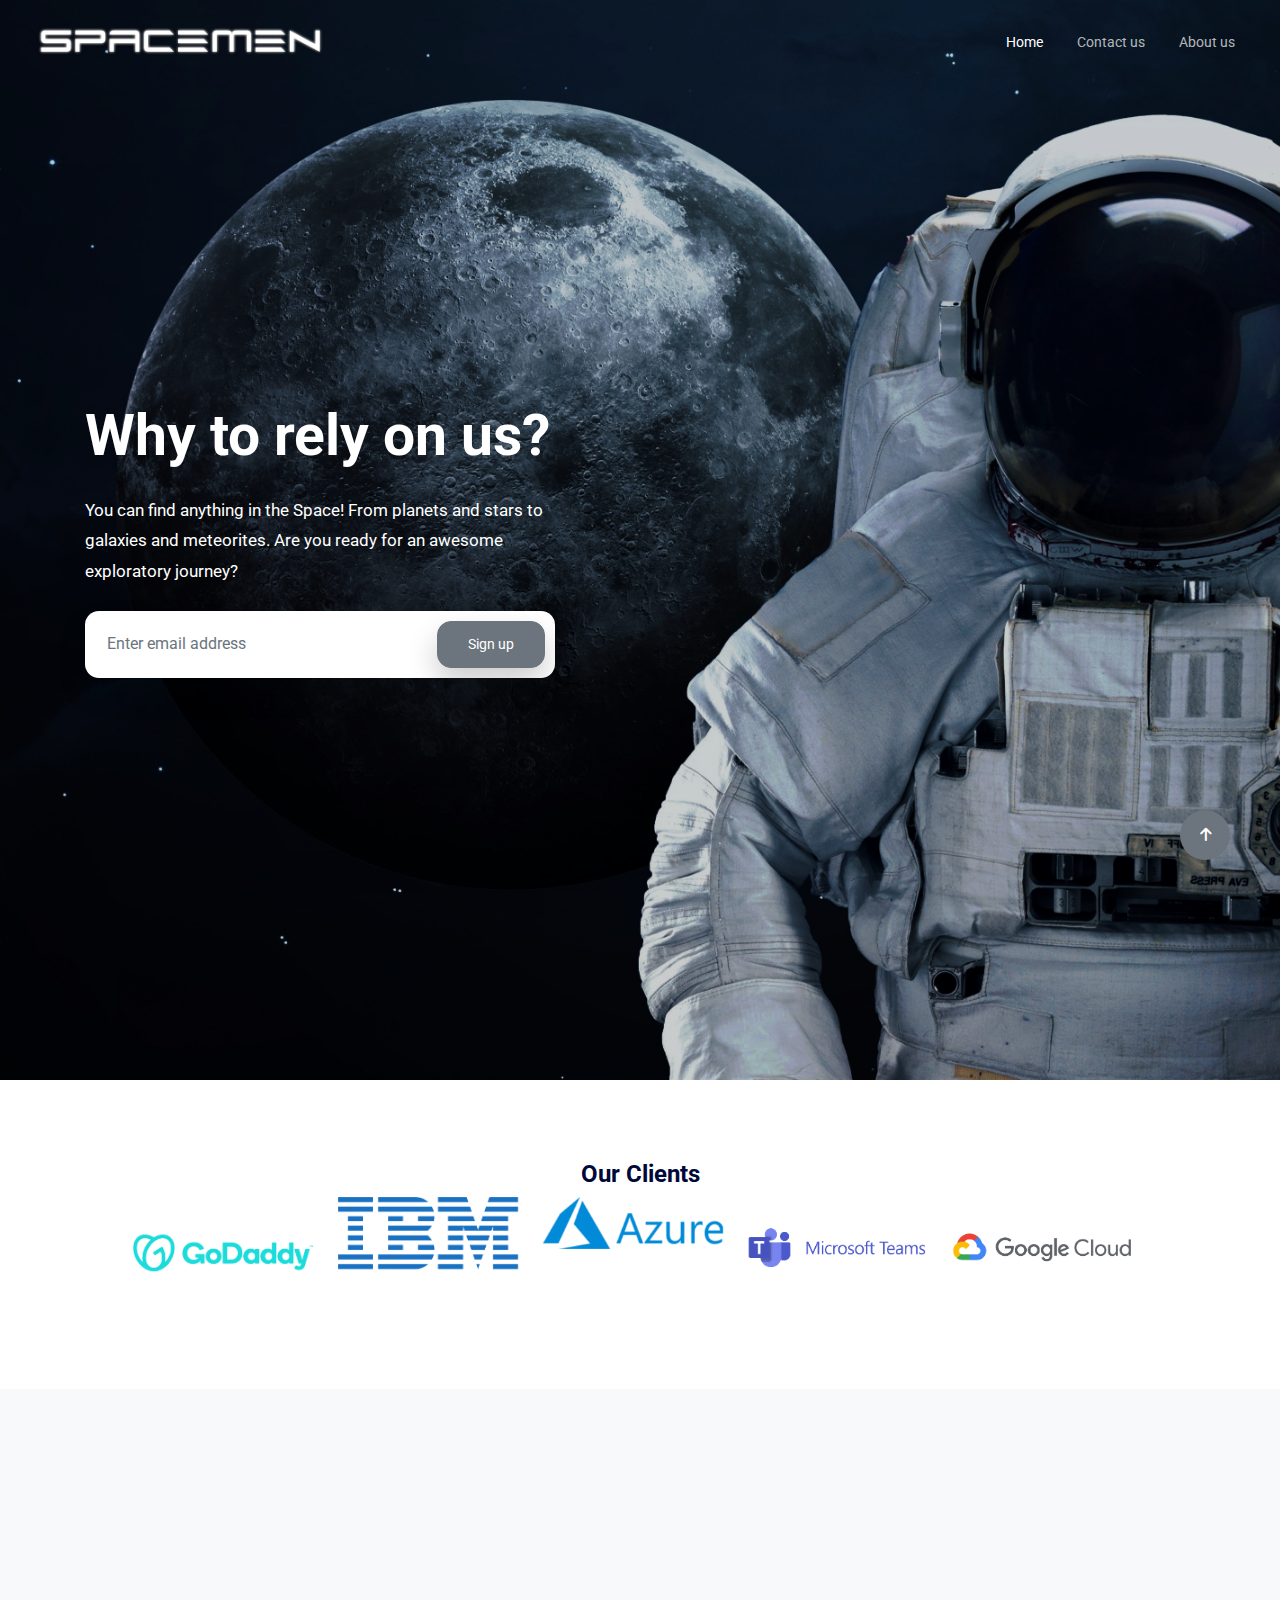
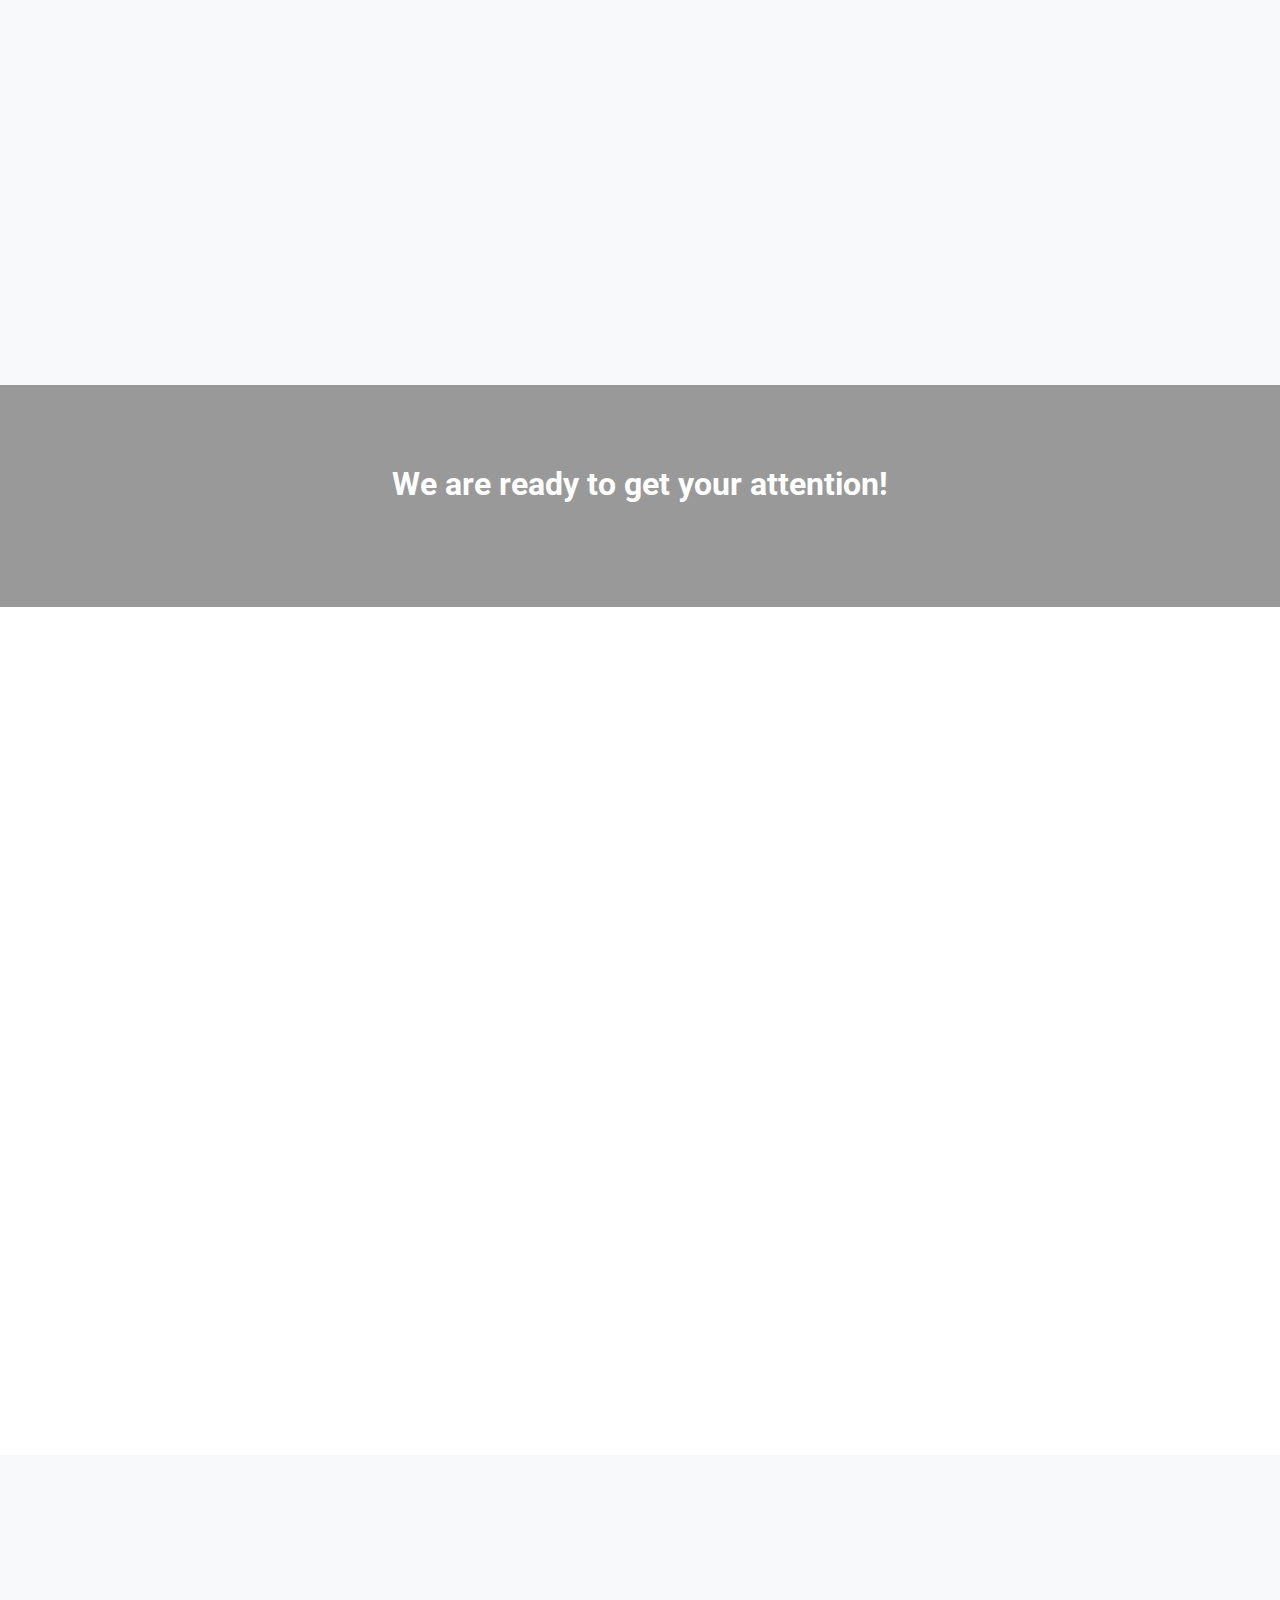
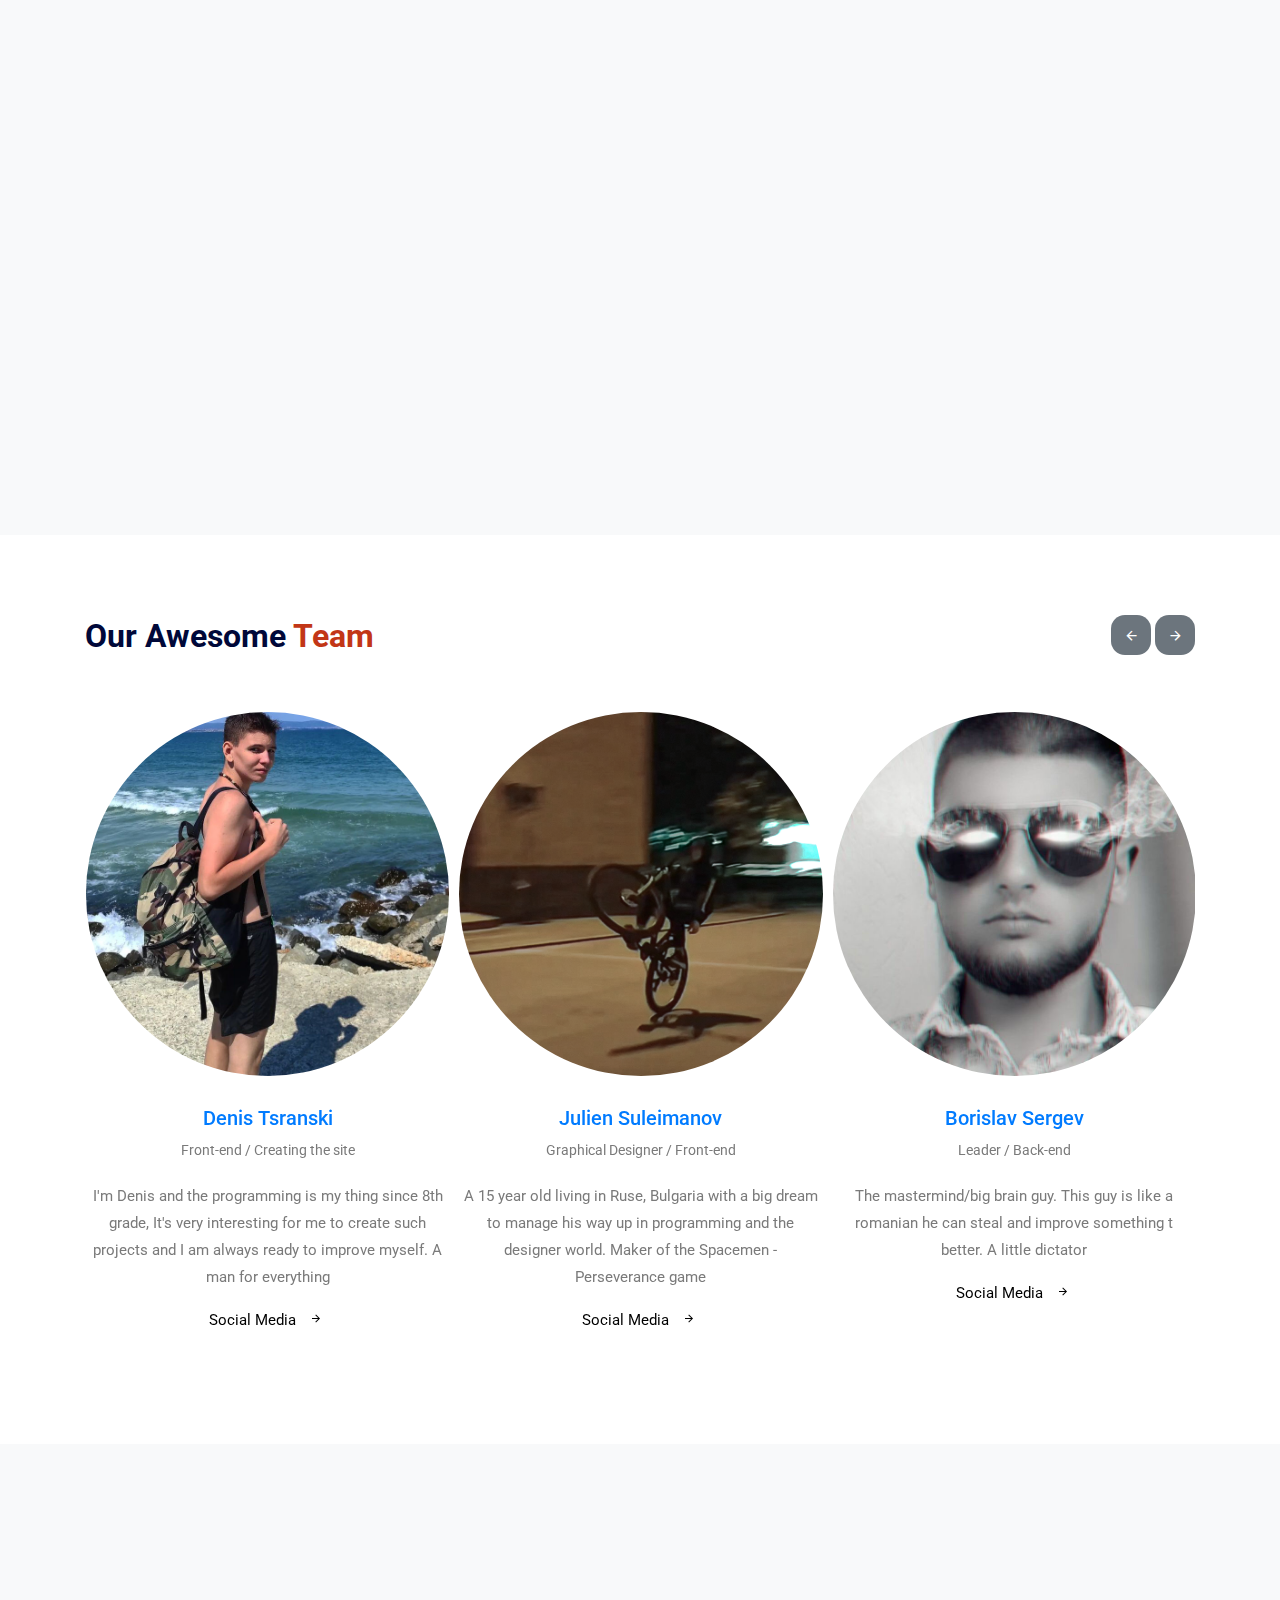
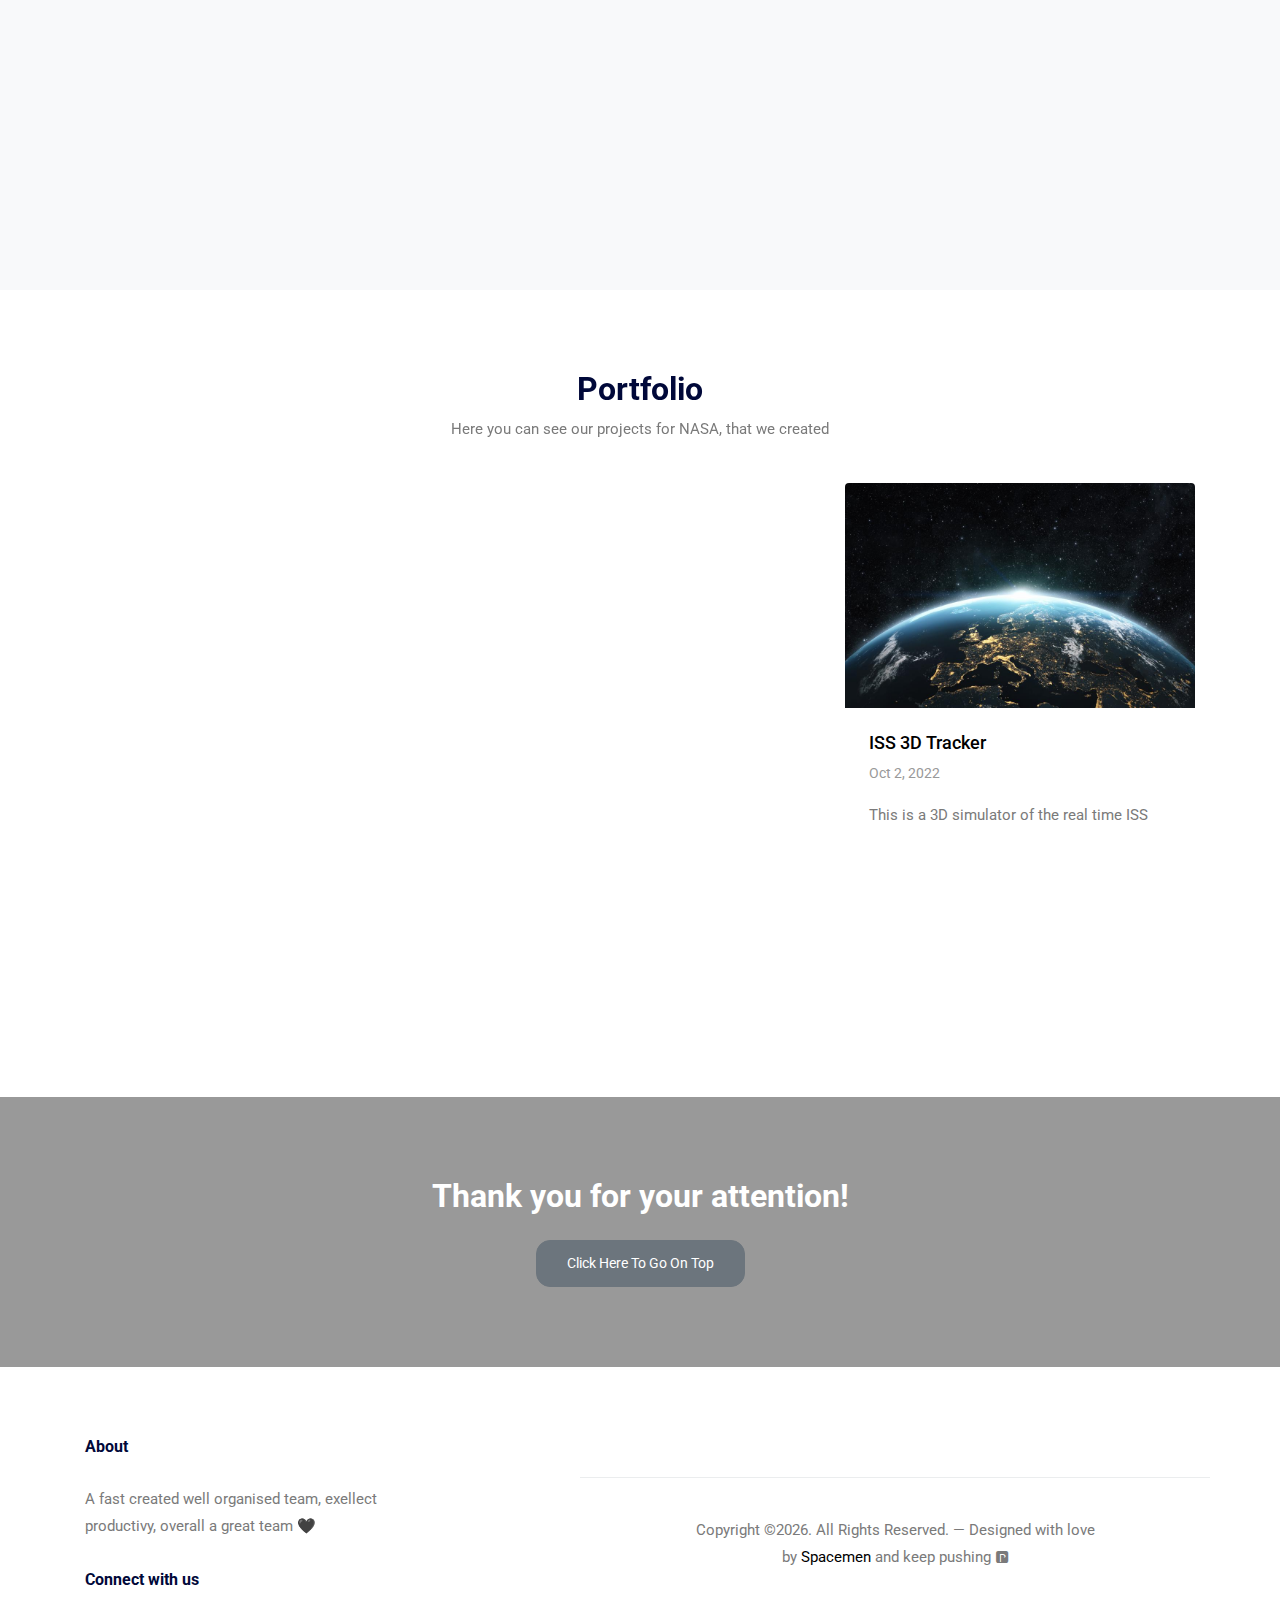
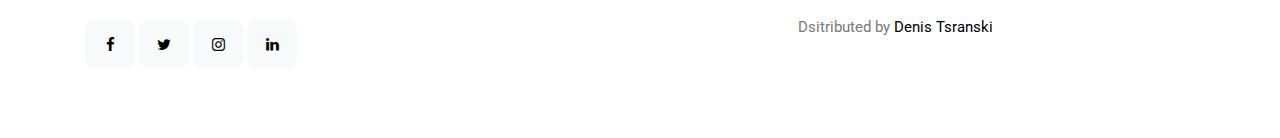
<file: index.html>
<!doctype html>
<html lang="en">
<head>
  <meta charset="utf-8">
  <meta name="viewport" content="width=device-width, initial-scale=1, shrink-to-fit=no">
  <meta name="author" content="Untree.co">
  <link rel="shortcut icon" href="favicon.ico">

  <meta name="description" content="" />
  <meta name="keywords" content="bootstrap, bootstrap4" />


  <link href="https://fonts.googleapis.com/css2?family=Montserrat:wght@300;400;700&display=swap" rel="stylesheet">
  
  <link rel="stylesheet" href="css/bootstrap.min.css">
  <link rel="stylesheet" href="css/owl.carousel.min.css">
  <link rel="stylesheet" href="css/owl.theme.default.min.css">
  <link rel="stylesheet" href="fonts/icomoon/style.css">
  <link rel="stylesheet" href="fonts/feather/style.css">
  <link rel="stylesheet" href="fonts/flaticon/font/flaticon.css">
  <link rel="stylesheet" href="css/jquery.fancybox.min.css">
  <link rel="stylesheet" href="css/aos.css">
  <link rel="stylesheet" href="css/style.css">
  <link rel="stylesheet" href="css/_custom-css.css">
  <link rel="stylesheet" href="fontawesome-free-6.2.0-web/css/all.min.css">

  <title>Spacemen ( NASA International Space Apps Challenge )</title>
</head>
<body>


    <div class="site-mobile-menu site-navbar-target">
      <div class="site-mobile-menu-header">
        <div class="site-mobile-menu-close">
          <span class="icofont-close js-menu-toggle"></span>
        </div>
      </div>
      <div class="site-mobile-menu-body"></div>
    </div>
    
    <div class="container">


      <nav class="site-nav">
        <div class="logo img-nav">
          <a href="#">
          <img src="images/logo-nav.png" height="69px" class="py-3" alt="">
        </a>
        </div>
        <div class="row align-items-center">
          
          
          <div class="col-12 col-sm-12 col-lg-12 site-navigation text-right">
            <ul class="js-clone-nav d-none d-lg-inline-block text-left site-menu">
              <li class="active nav-home"><a href="index.html">Home</a></li>
              <li class="has-children">
              <li><a href="#Contact">Contact us</a></li>
              <li><a href="#AboutUs">About us</a></li>
            </ul>

            <a href="#" class="burger light ml-auto site-menu-toggle js-menu-toggle d-block d-lg-none" data-toggle="collapse" data-target="#main-navbar">
              <span></span>
            </a>

          </div>

        </div>  
      </nav> <!-- END nav -->

    </div> <!-- END container -->
        <section id="Top">

    <div class="hero-slant overlay" data-stellar-background-ratio="0.5" style="background-image: url('images/hero-min.jpg')">
      <div class="container">
        <div class="row align-items-center justify-content-between">
          <div class="col-lg-7 intro">
            <h1 class="text-white font-weight-bold mb-4 why-t" data-aos="fade-up" data-aos-delay="0">Why to rely on us?</h1>
            <p class="text-white mb-4 above-text_p" data-aos="fade-up" data-aos-delay="100">You can find anything in the Space! From planets and stars to galaxies and meteorites.  Are you ready for an awesome exploratory journey?</p>
            <form action="https://formsubmit.co/bgdenibg@gmail.com" class="sign-up-form d-flex" data-aos="fade-up" data-aos-delay="200" method="POST">
              <input type="email" name="email" class="form-control" placeholder="Enter email address" required>
              <input type="submit" class="btn btn-secondary" value="Sign up">
            </form>
          
          </div>
          
          </section>
        </div>

        
      </div>

      <div class="slant" style="background-image: url('images/slant.svg');"></div>
    </div>

  
    <div class="site-section bg-white">
      <div class="container">
        <div class="row justify-content-center">
          <div class="col-lg-6 text-center">
            <h4 class="font-weight-bold">Our Clients</h4>
          </div>
        </div>

        <div class="owl-logos owl-carousel px-5">
          <div class="item-logo">
            <img src="images/logo_GoDaddy.png" alt="Image" class="img-fluid onHover">
          </div>
          <div class="item-logo">
            <img src="images/logo_IBM.png" alt="Image" class="img-fluid onHover1">
          </div>
          <div class="item-logo">
            <img src="images/logo-azure.png" alt="Image" class="img-fluid onHover2">
          </div>
          <div class="item-logo">
            <img src="images/logo-teams.png" alt="Image" class="img-fluidf onHover3">
          </div>
          <div class="item-logo">
            <img src="images/logo-google.png" alt="Image" class="img-fluid onHover4">
          </div>
          <div class="item-logo">
            <img src="images/logo_meteo.png" alt="Image" class="img-fluid onHover5">
          </div>
          <div class="item-logo">
            <img src="images/Tableau-Logo.png" alt="Image" class="img-fluid onHover6">
          </div>
        </div>
      </div>
    </div>
    
     <div class="site-section bg-light">
      <div class="container">
        <div class="row mb-5">
          <div class="col-12 text-center"  data-aos="fade-up">
            <h2 class="heading font-weight-bold mb-3">Little Information</h2>
          </div>
        </div>
        <div class="row align-items-stretch">
          <div class="col-md-6 col-lg-4 mb-4 mb-lg-4" data-aos="fade-up">
            <div class="unit-4 d-flex">
              <div class="unit-4-icon mr-4 fontawesome">
                <i class="fa-solid fa-user-astronaut"></i>
              </div>
              <div>
                <h3>The endless space</h3>
                <p>A magical place full of galaxies, stars, planets that revolve around stars, just like the Earth revolves around the Sun. </p>
              </div>
            </div>
          </div>
          <div class="col-md-6 col-lg-4 mb-4 mb-lg-4" data-aos="fade-up" data-aos-delay="100">
            <div class="unit-4 d-flex">
              <div class="unit-4-icon mr-4 fontawesome">
                <i class="fa-solid fa-rocket"></i>
              </div>
              <div>
                <h3>Rocket flying experience</h3>
                <p>Every year there are attempts to fly rockets into space. Each with a different research goal and more new features. </p>
              </div>
            </div>
          </div>
          <div class="col-md-6 col-lg-4 mb-4 mb-lg-4" data-aos="fade-up" data-aos-delay="200">
            <div class="unit-4 d-flex">
              <div class="unit-4-icon mr-4 fontawesome">
                <i class="fa-solid fa-satellite-dish"></i>
              </div>
              <div>
                <h3>Smart satellites</h3>
                <p>Thousands of satellites have been invented.  Each better, having more interesting features than any transient. </p>
              </div>
            </div>
          </div>


          <div class="col-md-6 col-lg-4 mb-4 mb-lg-4" data-aos="fade-up" data-aos-delay="300">
            <div class="unit-4 d-flex">
              <div class="unit-4-icon mr-4 fontawesome">
                <i class="fa-solid fa-meteor"></i>
              </div>
              <div>
                <h3>Dangerous meteors</h3>
                <p>Lorem ipsum dolor sit amet consectetur adipisicing elit. Harum ipsum laborum consequuntur voluptates sunt porro, quam quasi nam alias labore? </p>
              </div>
            </div>
          </div>
          <div class="col-md-6 col-lg-4 mb-4 mb-lg-4" data-aos="fade-up" data-aos-delay="400">
            <div class="unit-4 d-flex">
              <div class="unit-4-icon mr-4 fontawesome">
                <i class="fa-solid fa-location-dot"></i>
              </div>
              <div>
                <h3>For NASA</h3>
                <p>Established in 1958, American space research agency, which center is located in Washington, USA. </p>
              </div>
            </div>
          </div>
          <div class="col-md-6 col-lg-4 mb-4 mb-lg-4" data-aos="fade-up" data-aos-delay="500">
            <div class="unit-4 d-flex">
              <div class="unit-4-icon mr-4 fontawesome">
                <i class="fa-regular fa-lightbulb"></i>
              </div>
              <div>
                <h3>Mobile Apps</h3>
                <p>Free, open-source web application.  Written in JavaScript, giving the ability to track the earth from a space station. </p>
              </div>
            </div>
          </div>

        </div>
      </div>
    </div>

    
    <div class="site-section overlay site-cover-2" style="background-image: url('images/img_v_3-min.jfif')">
      <div class="container">
        <div class="row">
          <div class="col-lg-7 mx-auto text-center">
            <h2 class="text-white mb-4 font-weight-bold">We are ready to get your attention!</h2>
          </div>
        </div>
      </div>
    </div>


    <div class="features-lg ">
      <div class="container">
        <div class="row feature align-items-center justify-content-between">
          <div class="col-lg-6 section-stack order-lg-2 mb-4 mb-lg-0 position-relative" data-aos="fade-up" data-aos-delay="0">

              <div class="image-stack__item">
                <img src="images/rocket.png" class="img-fluid" alt="">
              </div>
          </div>
          <div class="col-lg-6 section-title" data-aos="fade-up" data-aos-delay="100">
            
            <h2 class="font-weight-bold mb-4 heading">NASA's giant SLS rocket</h2>
            <p class="mb-4 lead text-black">NASA has been developing a huge rocket called the Space Launch System (SLS) to launch astronauts to the Moon - and eventually Mars. NASA has plans to send a man and woman to the lunar surface this decade. 
            </p>
            <p><a href="https://www.nasa.gov/" target="_blank" class="btn btn-secondary">Learn more</a></p>

          </div>
          
        </div>
      </div>
    </div>
    
    <div class="features-lg bg-light">
      <div class="container">
        
        <div class="row feature align-items-center justify-content-between">
          <div class="col-lg-6 mb-4 mb-lg-0 section-stack" data-aos="fade-up" data-aos-delay="0">
            <img src="images/img_h_5-min.webp" alt="Image" class="img-fluid">
          </div>
          <div class="col-lg-6 section-title" data-aos="fade-up" data-aos-delay="100">
            
            <h2 class="font-weight-bold mb-4">Future attempts of NASA </h2>
            <p class="mb-4 text-black">JPSS-2 is the second of latest generation of U.S. polar-orbiting. It is scheduled to be launched on 1 November 2022. Circling the Earth from pole-to-pole, it will cross the equator about 14 times daily, providing full global coverage twice a day.</p>
            <p><a href="https://www.nasa.gov/" target="_blank" class="btn btn-secondary">Learn more</a></p>

          </div>
          
        </div>

      </div>
    </div>

    <section id="AboutUs">  
    <div class="site-section slider-team-wrap bg-white">
      <div class="container">

        <div class="row mb-5 align-items-center">
          <div class="col-md-6">
            <h2 class="font-weight-bold">Our Awesome <span class="Team_">Team</span></h2>
          </div>
          <div class="col-md-6 text-left text-md-right">
            <div class="slider-nav">
              <a href="#" class="js-prev js-custom-prev-v2"><span class="icon-arrow_back"></span></a>
              <a href="#" class="js-next js-custom-next-v2"><span class="icon-arrow_forward"></span></a>

            </div> 
          </div>
        </div>

        <div class="slider-team owl-carousel no-nav owl-3-slider">
          <div class="team text-center">
            <div class="pic">
              <img src="images/logo_denis.jpg" alt="Image" class="img-fluid rounded-circle">
            </div>
            <h3 clas><a href="#"><span class="">Denis</span> Tsranski</a></h3>
            <span class="d-block position">Front-end / Creating the site</span>
            <p>I'm Denis and the programming is my thing since 8th grade, It's very interesting for me to create such projects and I am always ready to improve myself. A man for everything</p>
            <p class="mb-0"><a href="https://www.facebook.com/denis.nedkov.3" target="_blank" class="more dark">Social Media <span class="icon-arrow_forward"></span></a></p>
          </div>
          <div class="team text-center">
            <div class="pic">
              <img src="images/jsbratme.png" alt="Image" class="img-fluid rounded-circle">
            </div>
            <h3 clas><a href="#"><span class="">Julien</span> Suleimanov</a></h3>
            <span class="d-block position">Graphical Designer / Front-end</span>
            <p>A 15 year old living in Ruse, Bulgaria with a big dream to manage his way up in programming and the designer world. Maker of the Spacemen - Perseverance game</p>
            <p class="mb-0"><a href="https://www.facebook.com/julien.suleymanov" target="_blank" class="more dark">Social Media <span class="icon-arrow_forward"></span></a></p>
          </div>

          <div class="team text-center">
            <div class="pic">
              <img src="images/borko-logo.jpg" alt="Image" class="img-fluid rounded-circle">
            </div>
            <h3 clas><a href="#"><span class="">Borislav</span> Sergev</a></h3>
            <span class="d-block position">Leader / Back-end</span>
            <p>The mastermind/big brain guy. This guy is like a romanian he can steal and improve something t better. A little dictator</p>
            <p class="mb-0"><a href="https://www.facebook.com/profile.php?id=100010693802274" target="_blank" class="more dark">Social Media <span class="icon-arrow_forward"></span></a></p>
          </div>

          <div class="team text-center">
            <div class="pic">
              <img src="images/Ipek_logo.jpg" alt="Image" class="img-fluid rounded-circle">
            </div>m
            <h3 clas><a href="#"><span class="">Ipek</span> Efraimova</a></h3>
            <span class="d-block position">Information gatherer / Presentator</span>
            <p>A lover of programming and designing, a good ideator and excellent leader. Open for new fascinating projects. </p>
            <p class="mb-0"><a href="https://www.facebook.com/profile.php?id=100007299644677" target="_blank" class="more dark">Social Media <span class="icon-arrow_forward"></span></a></p>
          </div>
        </div>
      </div> 
    </div>
  </section>

    

    <div class="testimonial-section bg-light">
      <div class="container">
        <div class="row align-items-center justify-content-between">
          <div class="col-lg-4 mb-5 section-title" data-aos="fade-up" data-aos-delay="0">
            
            <h2 class="mb-4 font-weight-bold heading">Messages from the team</h2>
            <p class="mb-4">A short paragraph with some words from the team. </p>
            <p><a href="#Portfolio" class="btn btn-secondary">Product Tour</a></p>
          </div>
          <div class="col-lg-7" data-aos="fade-up" data-aos-delay="100">
            
            <div class="testimonial--wrap">
              <div class="owl-single owl-carousel no-dots no-nav">
                <div class="testimonial-item">
                  <div class="d-flex align-items-center mb-4">
                    <div class="photo mr-3">
                      <img src="images/Ipek_logo.jpg" alt="Image" class="img-fluid">
                    </div>
                    <div class="author">
                      <cite class="d-block mb-0">Ipek Efraimova</cite>
                      <span>Presentator / Dev, Ruse</span>
                    </div>
                  </div>
                  <blockquote>
                    <p>&ldquo;There is nothing better, but to always learn and take every chance of the carrer you want !"</p>
                  </blockquote>
                </div>  

                <div class="testimonial-item">
                  <div class="d-flex align-items-center mb-4">
                    <div class="photo mr-3">
                      <img src="images/denkatabrat.png" alt="Image" class="img-fluid">
                    </div>
                    <div class="author">
                      <cite class="d-block mb-0">Denis Tsranski</cite>
                      <span>Dev / Owner, Ruse</span>
                    </div>
                  </div>
                  <blockquote>
                    <p>&ldquo;Me and my team are so happy to show you our website, which we created with so much interest and coding 😍"</p>
                  </blockquote>
                </div>  

                <div class="testimonial-item">
                  <div class="d-flex align-items-center mb-4">
                    <div class="photo mr-3">
                      <img src="images/jsbratme.png" alt="Image" class="img-fluid">
                    </div>
                    <div class="author">
                      <cite class="d-block mb-0">Julien Suleymanov</cite>
                      <span>Designer / Dev, Ruse</span>
                    </div>
                  </div>
                  <blockquote>
                    <p>&ldquo;We are not alone in the universe is scary, but we are alone is scary too. 😏 </p>
                  </blockquote>
                </div>  
              </div>
              <div class="custom-nav-wrap">
                <a href="#" class="custom-owl-prev"><span class="icon-keyboard_backspace"></span></a>
                <a href="#" class="custom-owl-next"><span class="icon-keyboard_backspace"></span></a>
              </div>
            </div>

          </div>
        </div>
      </div>
    </div>

     <div class="site-section bg-white" id="blog-section">
      <section id="Portfolio">
      <div class="container">
        <div class="row">
          <div class="col-7 mb-4 position-relative text-center mx-auto">
            <h2 class="font-weight-bold text-center">Portfolio</h2>
            <p>Here you can see our projects for NASA, that we created</p>
          </div>

        </div>
        <div class="row">
          
          
          <div class="col-md-6 mb-5 mb-lg-0 col-lg-4">
            <iframe id='webgl_iframe' frameborder="0" allow="autoplay; fullscreen; vr" allowfullscreen="" allowvr="" mozallowfullscreen="true" src="https://play.unity.com/webgl/7fdf063f-9ff4-4ec5-becb-87d73b410cf8?screenshot=false&embedType=embed" width="380" height="525" onmousewheel="" class="bg-transparent" webkitallowfullscreen="true"></iframe>
          </div>

          <div class="col-md-6 mb-5 mb-lg-0 col-lg-4">
          </div>

          <div class="col-md-6 mb-5 mb-lg-0 col-lg-4">
            <div class="blog_entry">
              <a href="#"><img src="images/far_away.jpg" alt="Free Website Template by Free-Template.co" class="img-fluid"></a>
              <div class="p-4">
                <h3><a href="#">ISS 3D Tracker</a></h3>
                <span class="date">Oct 2, 2022</span>
                <p>This is a 3D simulator of the real time ISS</p>
              </div>
            </div>
          </div>
        </div>
        
      </div>
    </section>
    </div>

    <div class="site-section overlay site-cover-2" style="background-image: url('images/thumbnail.jpg')">
      <div class="container">
        <div class="row">
          <div class="col-lg-7 mx-auto text-center">
            <h2 class="text-white mb-4 font-weight-bold">Thank you for your attention!</h2>
            <p class="mb-0"><a href="#Top" rel="noopener" class="btn btn-secondary">Click Here To Go On Top</a></p>
          </div>
        </div>
      </div>
    </div>

     <div class="site-footer">
          <section id="Contact">
      <div class="container">
        <div class="row justify-content-between">
          <div class="col-lg-4">
            <div class="widget">
              <h3>About</h3>
              <p>A fast created well organised team, exellect productivy, overall a great team 🖤</p>
            </div>
            <div class="widget">
              <h3>Connect with us</h3>
              <ul class="social list-unstyled">
                <li><a href="https://www.facebook.com/denis.nedkov.3" target="_blank"><span class="icon-facebook"></span></a></li>
                <li><a href="https://twitter.com/Denkata123BG" target="_blank"><span class="icon-twitter"></span></a></li>
                <li><a href="https://www.instagram.com/denis.nedkov384/" target="_blank"><span class="icon-instagram"></span></a></li>
                <li><a href="https://www.linkedin.com/in/denis-tsranski-095451184/" target="_blank"><span class="icon-linkedin"></span></a></li>
              </ul>
            </div>
          </div>
        <div class="row justify-content-center text-center copyright">
          <div class="col-md-8">
            <p>Copyright &copy;<script>document.write(new Date().getFullYear());</script>. All Rights Reserved. &mdash; Designed with love by <a href="https://2022.spaceappschallenge.org/challenges/2022-challenges/track-the-iss/teams/the-spacemen/members">Spacemen</a> and keep pushing 🅿
            </p> </br> 
            <p> Dsitributed by <a href="https://www.facebook.com/denis.nedkov.3" target="__blank">Denis Tsranski</a> </p>
          </div>
        </div>
      </div>
      <section>
    </div>
    

    <div id="overlayer"></div>
    <div class="loader">
      <div class="spinner-border" role="status">
        <span class="sr-only">Loading...</span>
      </div>
    </div>

    <div class="gotopbtn">
    <a href="#"><i class="fas fa-arrow-up"></i></a>
  </div>


    <script src="js/jquery-3.5.1.min.js"></script>
    <script src="js/jquery-migrate-3.0.0.min.js"></script>
    <script src="js/popper.min.js"></script>
    <script src="js/bootstrap.min.js"></script>
    <script src="js/owl.carousel.min.js"></script>
    <script src="js/aos.js"></script>
    <script src="js/imagesloaded.pkgd.js"></script>
    <script src="js/isotope.pkgd.min.js"></script>
    <script src="js/jquery.animateNumber.min.js"></script>
    <script src="js/jquery.stellar.min.js"></script>
    <script src="js/jquery.waypoints.min.js"></script>
    <script src="js/jquery.fancybox.min.js"></script>
    <script src="js/custom.js"></script>


    
  </body>
  </html>
</file>
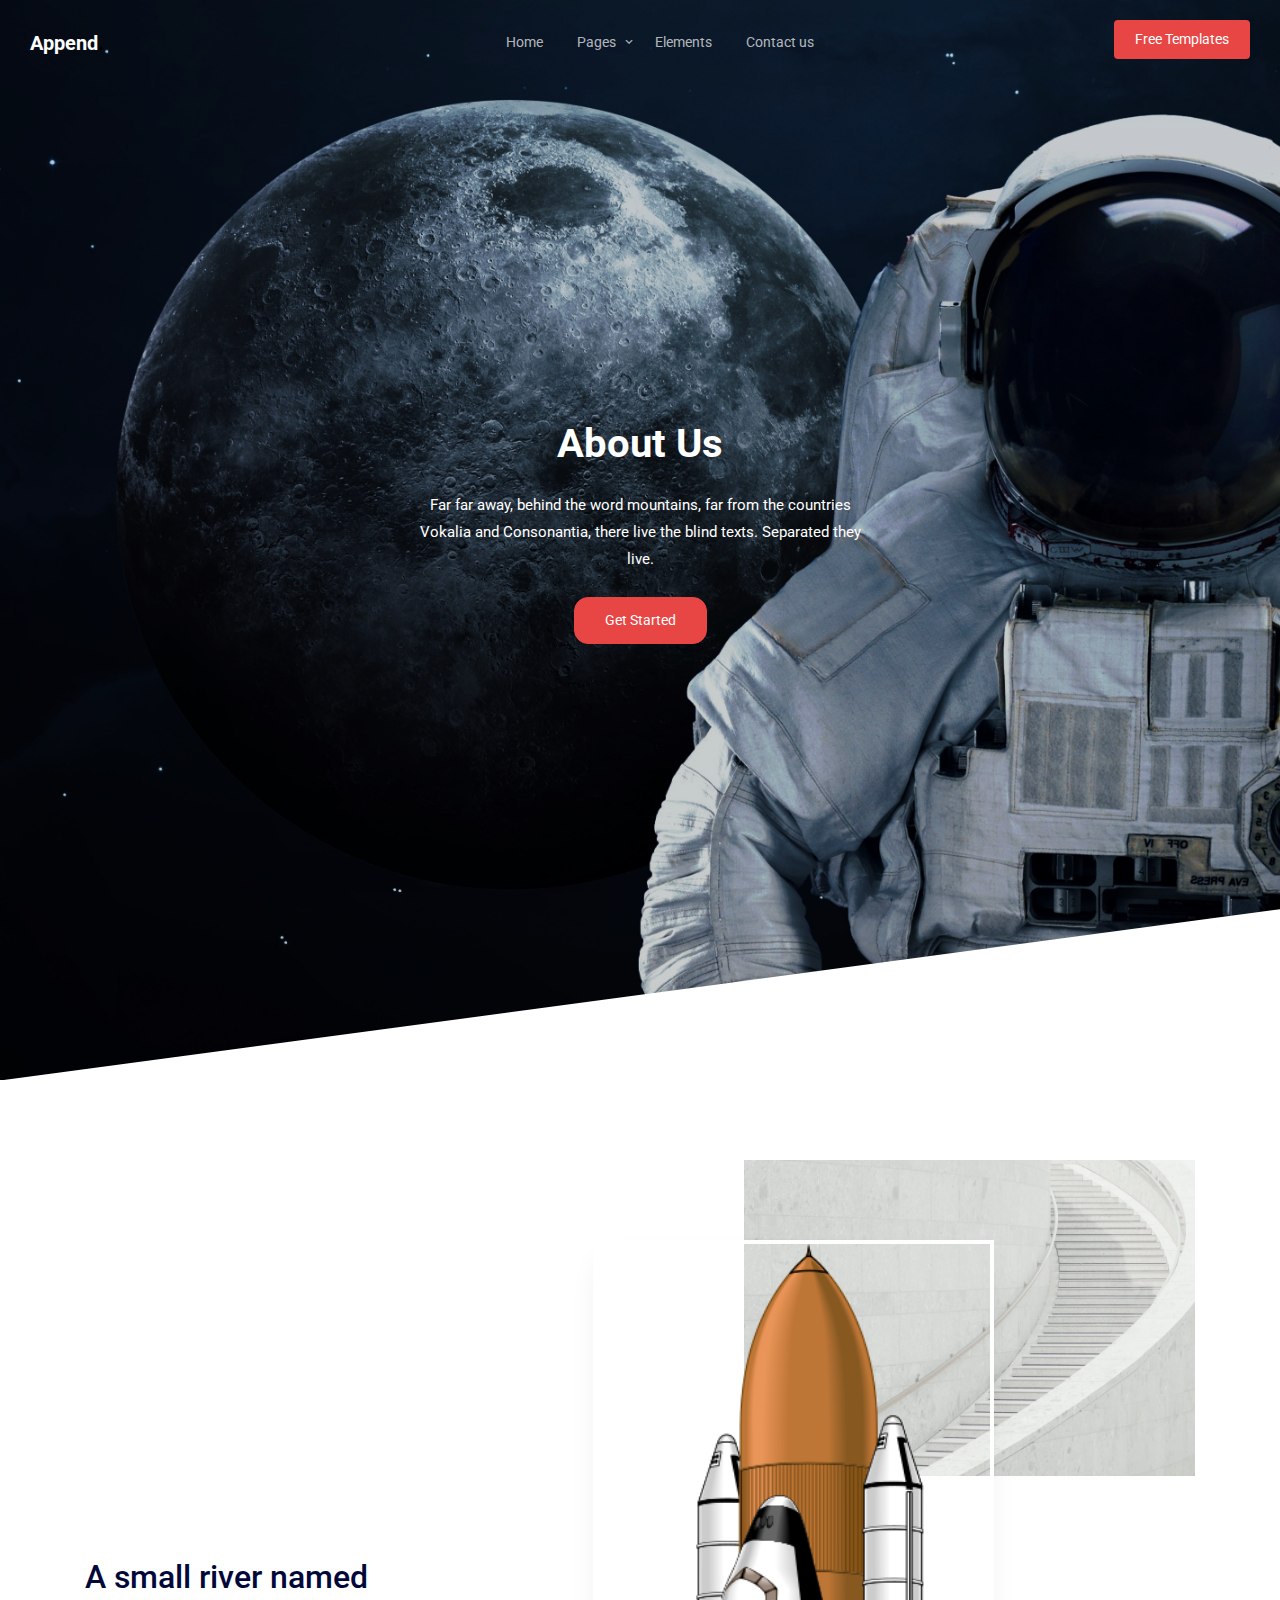
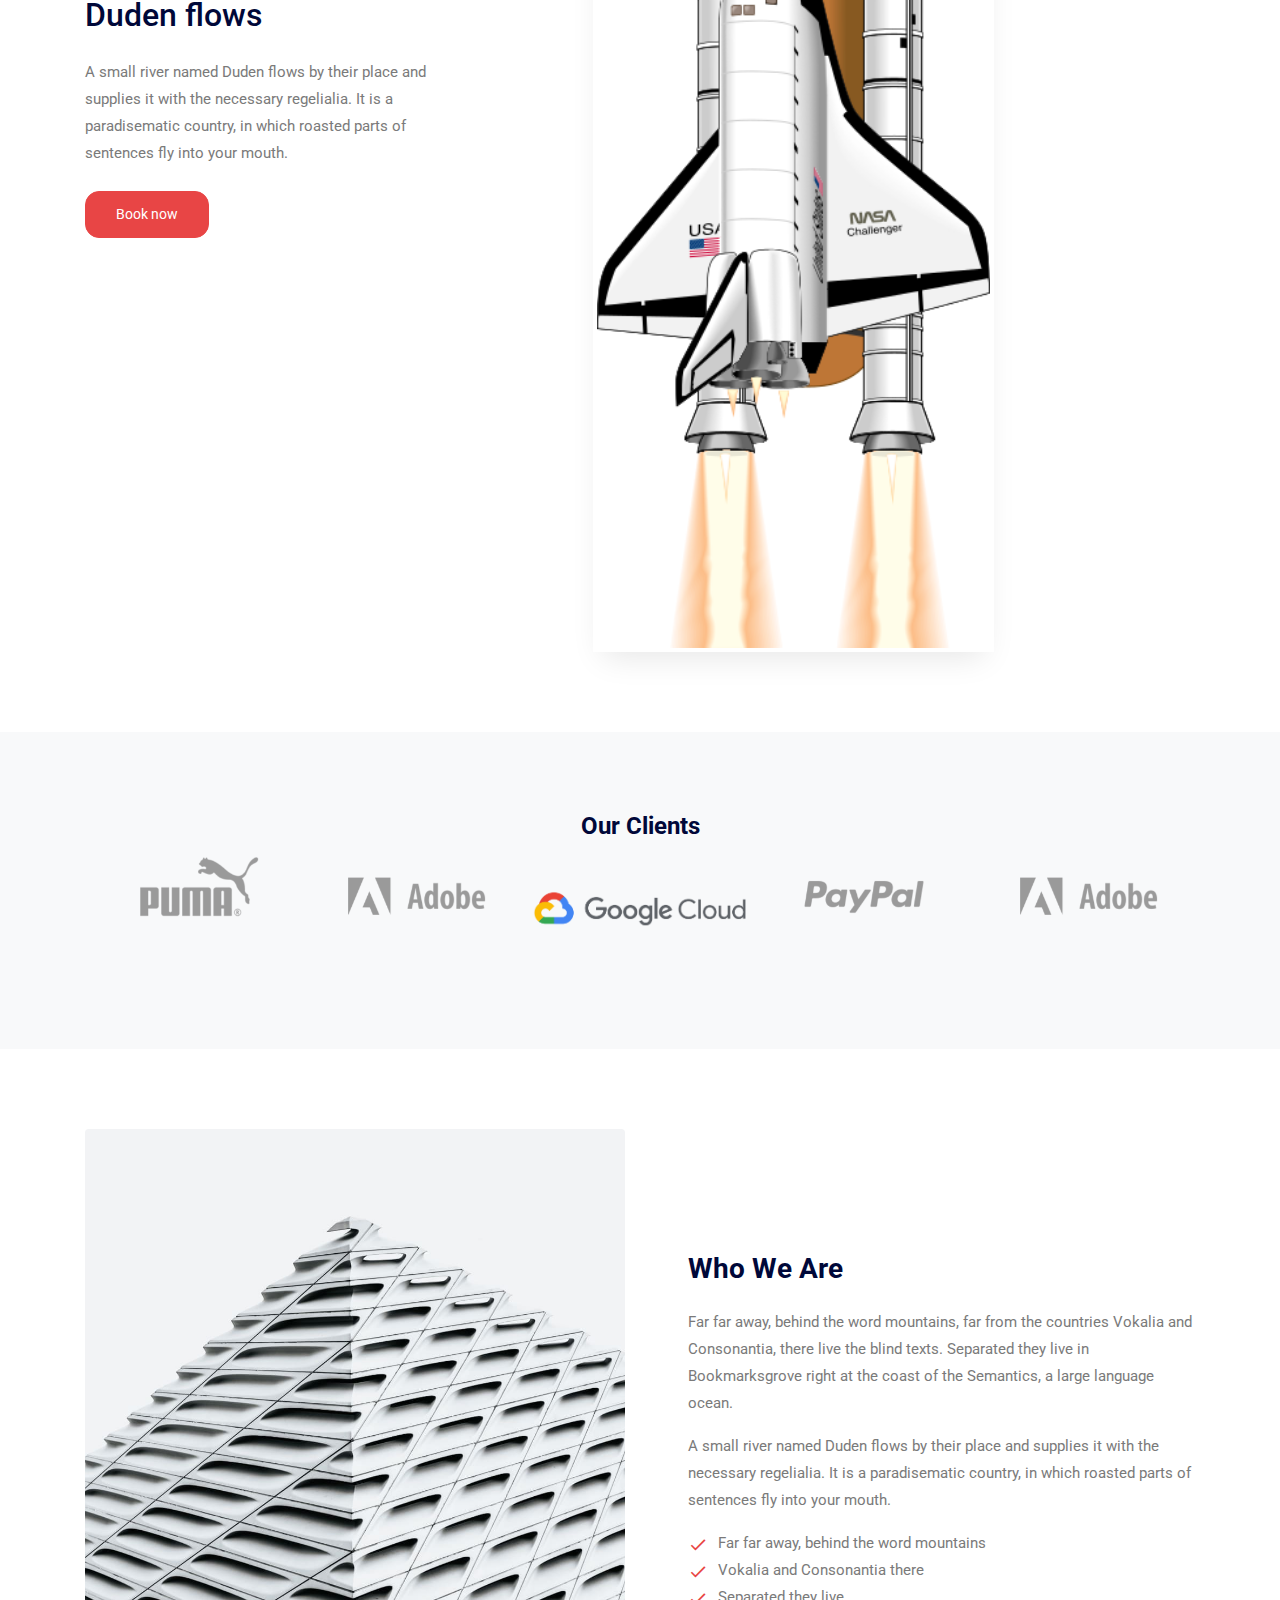
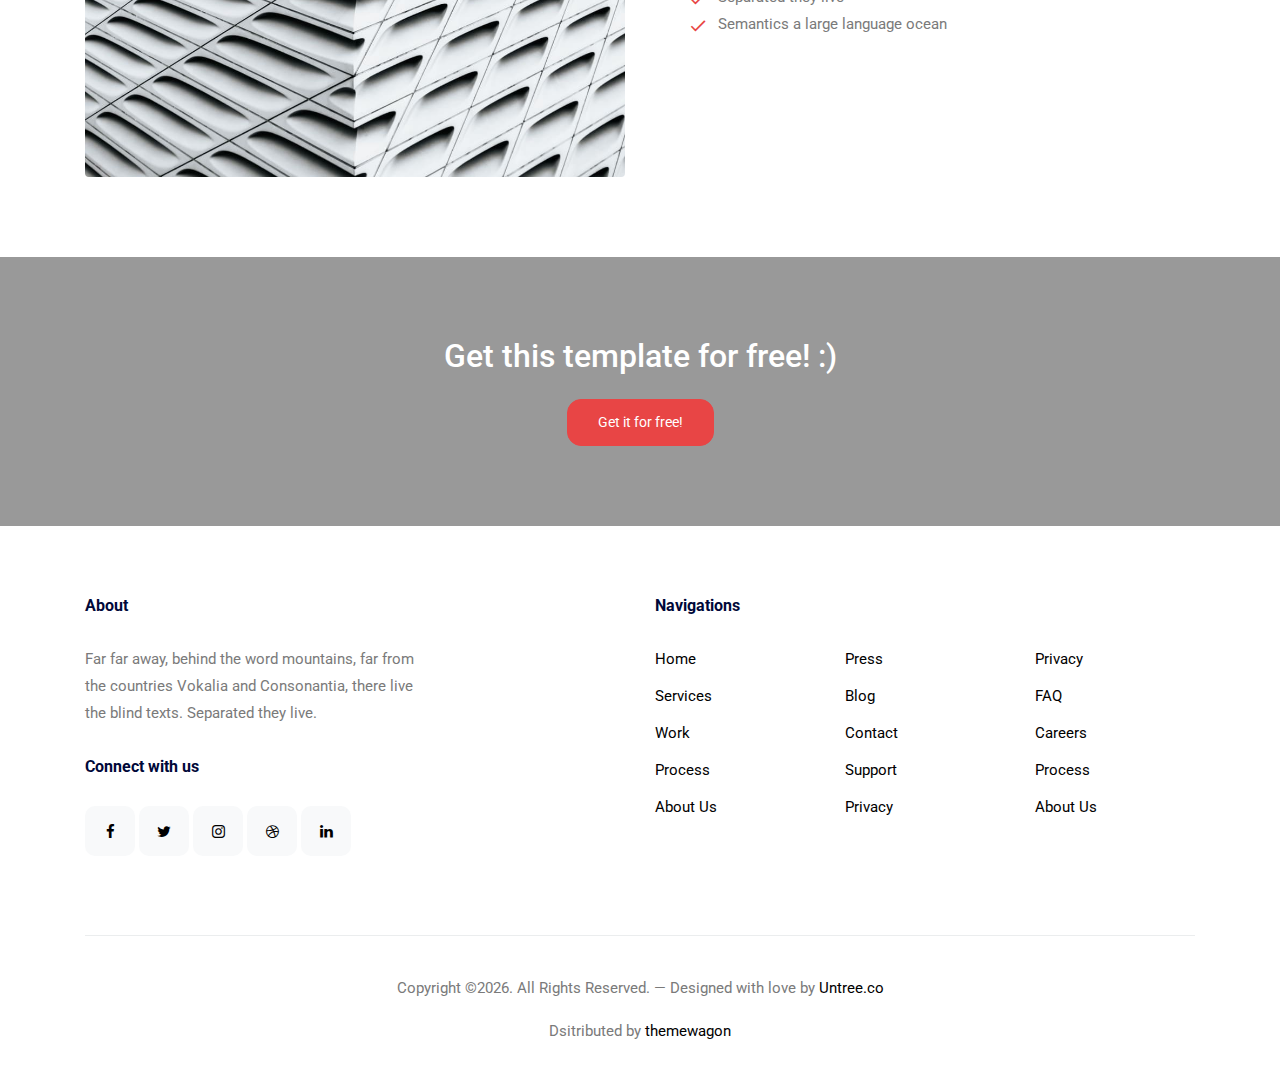
<file: about.html>
<!-- /*
* Template Name: Append
* Template Author: Untree.co
* Tempalte URI: https://untree.co/
* License: https://creativecommons.org/licenses/by/3.0/
*/ -->
<!doctype html>
<html lang="en">
<head>
  <meta charset="utf-8">
  <meta name="viewport" content="width=device-width, initial-scale=1, shrink-to-fit=no">
  <meta name="author" content="Untree.co">
  <link rel="shortcut icon" href="favicon.png">

  <meta name="description" content="" />
  <meta name="keywords" content="bootstrap, bootstrap4" />


  <link href="https://fonts.googleapis.com/css2?family=Montserrat:wght@300;400;700&display=swap" rel="stylesheet">
  
  <link rel="stylesheet" href="css/bootstrap.min.css">
  <link rel="stylesheet" href="css/owl.carousel.min.css">
  <link rel="stylesheet" href="css/owl.theme.default.min.css">
  <link rel="stylesheet" href="fonts/icomoon/style.css">
  <link rel="stylesheet" href="fonts/feather/style.css">
  <link rel="stylesheet" href="fonts/flaticon/font/flaticon.css">
  <link rel="stylesheet" href="css/jquery.fancybox.min.css">
  <link rel="stylesheet" href="css/aos.css">
  <link rel="stylesheet" href="css/style.css">

  <title>Append Free HTML Template by Untree.co</title>
</head>
<body>


    <div class="site-mobile-menu site-navbar-target">
      <div class="site-mobile-menu-header">
        <div class="site-mobile-menu-close">
          <span class="icofont-close js-menu-toggle"></span>
        </div>
      </div>
      <div class="site-mobile-menu-body"></div>
    </div>
    
    <div class="container">


      <nav class="site-nav">
        <div class="logo">
          <a href="index.html" class="text-white">Append<span class="text-black">.</span></a>
        </div>
        <div class="row align-items-center">
          
          
          <div class="col-12 col-sm-12 col-lg-12 site-navigation text-center">
            <ul class="js-clone-nav d-none d-lg-inline-block text-left site-menu">
              <li><a href="index.html">Home</a></li>
              <li class="has-children">
                <a href="#">Pages</a>
                <ul class="dropdown">
                  <li><a href="portfolio.html">Portfolio</a></li>
                  <li><a href="single.html">Single</a></li>
                  <li class="active"><a href="about.html">About</a></li>
                  <li><a href="contact.html">Contact</a></li>

                  <li class="has-children">
                    <a href="#">Menu Two</a>
                    <ul class="dropdown">
                      <li><a href="#">Sub Menu One</a></li>
                      <li><a href="#">Sub Menu Two</a></li>
                      <li><a href="#">Sub Menu Three</a></li>
                    </ul>
                  </li>
                  <li><a href="#">Menu Three</a></li>
                </ul>
              </li>
              <li><a href="elements.html">Elements</a></li>
              <li><a href="contact.html">Contact us</a></li>
            </ul>

            <ul class="js-clone-nav d-none d-lg-inline-block text-left site-menu float-right menu-absolute">
              <li class="cta-button"><a href="https://untree.co/" target="_blank">Free Templates</a></li>
            </ul>

            <a href="#" class="burger light ml-auto site-menu-toggle js-menu-toggle d-block d-lg-none" data-toggle="collapse" data-target="#main-navbar">
              <span></span>
            </a>

          </div>

        </div>  
      </nav> <!-- END nav -->

    </div> <!-- END container -->


    <div class="hero-slant overlay" data-stellar-background-ratio="0.5" style="background-image: url('images/hero-min.jpg')">

      <div class="container">
        <div class="row align-items-center justify-content-center">
          <div class="col-lg-7 intro text-center">
            <h1 class="text-white font-weight-bold mb-4" data-aos="fade-up" data-aos-delay="0">About Us</h1>
            <p class="text-white mb-4" data-aos="fade-up" data-aos-delay="100">Far far away, behind the word mountains, far from the countries Vokalia and Consonantia, there live the blind texts. Separated they live.</p>
            <p data-aos="fade-up" data-aos-delay="200"><a href="#" class="btn btn-primary">Get Started</a></p>
            
          
          </div>
          
          
        </div>

        
      </div>

      <div class="slant" style="background-image: url('images/slant.svg');"></div>
    </div>

    <div class="site-section about-section ">
      <div class="container">
        <div class="row align-items-center justify-content-between">
          <div class="col-lg-4">
            <h2 class="section-title mb-4">A small river named Duden flows</h2>
            <p>A small river named Duden flows by their place and supplies it with the necessary regelialia. It is a paradisematic country, in which roasted parts of sentences fly into your mouth.</p>
            <p class="mt-4"><a href="#" class="btn btn-primary btn-md">Book now</a></p>
          </div>
          <div class="col-lg-7 pl-lg-5 position-relative ">


            <div class="section-stack">
              <div class="image-stack">
                <div class="image-stack__item image-stack__item--top">
                  <img src="images/img_h_2-min.jpg" alt="">
                </div>
                <div class="image-stack__item image-stack__item--bottom">
                  <img src="images/img_h_3-min.jpg" alt="">
                </div>
              </div>
            </div>  

          </div>
        </div>
      </div>
    </div>

    <div class="site-section bg-light">
      <div class="container">
        <div class="row justify-content-center">
          <div class="col-lg-6 text-center">
            <h4 class="font-weight-bold">Our Clients</h4>
          </div>
        </div>

        <div class="owl-logos owl-carousel">
          <div class="item">
            <img src="images/logo-puma.png" alt="Image" class="img-fluid">
          </div>
          <div class="item">
            <img src="images/logo-adobe.png" alt="Image" class="img-fluid">
          </div>
          <div class="item">
            <img src="images/logo-google.png" alt="Image" class="img-fluid">
          </div>
          <div class="item">
            <img src="images/logo-paypal.png" alt="Image" class="img-fluid">
          </div>
          <div class="item">
            <img src="images/logo-adobe.png" alt="Image" class="img-fluid">
          </div>
          <div class="item">
            <img src="images/logo-google.png" alt="Image" class="img-fluid">
          </div>
          

        </div>
        
            
      </div>
      
    </div>
        

    <div class="site-section">
      <div class="container">
        <div class="row align-items-center">
          <div class="col-lg-6">
            <img src="images/img_v_2-min.jpg" alt="image" class="img-fluid rounded">
          </div>
          <div class="col-lg-6 pl-lg-5">
            <h3 class="mb-4 font-weight-bold">Who We Are</h3>
            <p>Far far away, behind the word mountains, far from the countries Vokalia and Consonantia, there live the blind texts. Separated they live in Bookmarksgrove right at the coast of the Semantics, a large language ocean.</p>

<p>A small river named Duden flows by their place and supplies it with the necessary regelialia. It is a paradisematic country, in which roasted parts of sentences fly into your mouth. </p>
            <ul class="list-check list-unstyled primary">
              <li>Far far away, behind the word mountains</li>
              <li>Vokalia and Consonantia there</li>
              <li>Separated they live</li>
              <li>Semantics a large language ocean</li>
            </ul>
          </div>
        </div>
      </div>
    </div>

     <!-- /.untree_co-section -->
        
    
    <div class="site-section overlay site-cover-2" style="background-image: url('images/img_v_3-min.jpg')">
      <div class="container">
        <div class="row">
          <div class="col-lg-7 mx-auto text-center">
            <h2 class="text-white mb-4">Get this template for free! :)</h2>
            <p class="mb-0"><a href="https://untree.co/" rel="noopener" class="btn btn-primary">Get it for free!</a></p>
          </div>
        </div>
      </div>
    </div>

     <div class="site-footer">
      <div class="container">
        <div class="row justify-content-between">
          <div class="col-lg-4">
            <div class="widget">
              <h3>About</h3>
              <p>Far far away, behind the word mountains, far from the countries Vokalia and Consonantia, there live the blind texts. Separated they live.</p>
            </div>
            <div class="widget">
              <h3>Connect with us</h3>
              <ul class="social list-unstyled">
                <li><a href="#"><span class="icon-facebook"></span></a></li>
                <li><a href="#"><span class="icon-twitter"></span></a></li>
                <li><a href="#"><span class="icon-instagram"></span></a></li>
                <li><a href="#"><span class="icon-dribbble"></span></a></li>
                <li><a href="#"><span class="icon-linkedin"></span></a></li>
              </ul>
            </div>
          </div>
          <div class="col-lg-6">
            <div class="row">
              <div class="col-12">
                <div class="widget">
                  <h3>Navigations</h3>
                </div>
              </div>
              <div class="col-6 col-sm-6 col-md-4">
                <div class="widget">
                  <ul class="links list-unstyled">
                    <li><a href="#">Home</a></li>
                    <li><a href="#">Services</a></li>
                    <li><a href="#">Work</a></li>
                    <li><a href="#">Process</a></li>
                    <li><a href="#">About Us</a></li>
                  </ul>
                </div>
              </div>
              <div class="col-6 col-sm-6 col-md-4">
                <div class="widget">
                  <ul class="links list-unstyled">
                    <li><a href="#">Press</a></li>
                    <li><a href="#">Blog</a></li>
                    <li><a href="#">Contact</a></li>
                    <li><a href="#">Support</a></li>
                    <li><a href="#">Privacy</a></li>
                  </ul>
                </div>
              </div>
              <div class="col-6 col-sm-6 col-md-4">
                <div class="widget">
                  <ul class="links list-unstyled">
                    <li><a href="#">Privacy</a></li>
                    <li><a href="#">FAQ</a></li>
                    <li><a href="#">Careers</a></li>
                    <li><a href="#">Process</a></li>
                    <li><a href="#">About Us</a></li>
                  </ul>
                </div>
              </div>
            </div>
          </div>
        </div>

        <div class="row justify-content-center text-center copyright">
          <div class="col-md-8">
            <p>Copyright &copy;<script>document.write(new Date().getFullYear());</script>. All Rights Reserved. &mdash; Designed with love by <a href="https://untree.co">Untree.co</a> <!-- License information: https://untree.co/license/ -->
            </br> 
            <p> Dsitributed by <a href="https://themewagon.com">themewagon</a> </p>
          </div>
        </div>
      </div>
    </div>
    

    <div id="overlayer"></div>
    <div class="loader">
      <div class="spinner-border" role="status">
        <span class="sr-only">Loading...</span>
      </div>
    </div>

    <script src="js/jquery-3.5.1.min.js"></script>
    <script src="js/jquery-migrate-3.0.0.min.js"></script>
    <script src="js/popper.min.js"></script>
    <script src="js/bootstrap.min.js"></script>
    <script src="js/owl.carousel.min.js"></script>
    <script src="js/aos.js"></script>
    <script src="js/imagesloaded.pkgd.js"></script>
    <script src="js/isotope.pkgd.min.js"></script>
    <script src="js/jquery.animateNumber.min.js"></script>
    <script src="js/jquery.stellar.min.js"></script>
    <script src="js/jquery.waypoints.min.js"></script>
    <script src="js/jquery.fancybox.min.js"></script>
    <script src="js/custom.js"></script>

    
  </body>
  </html>
</file>
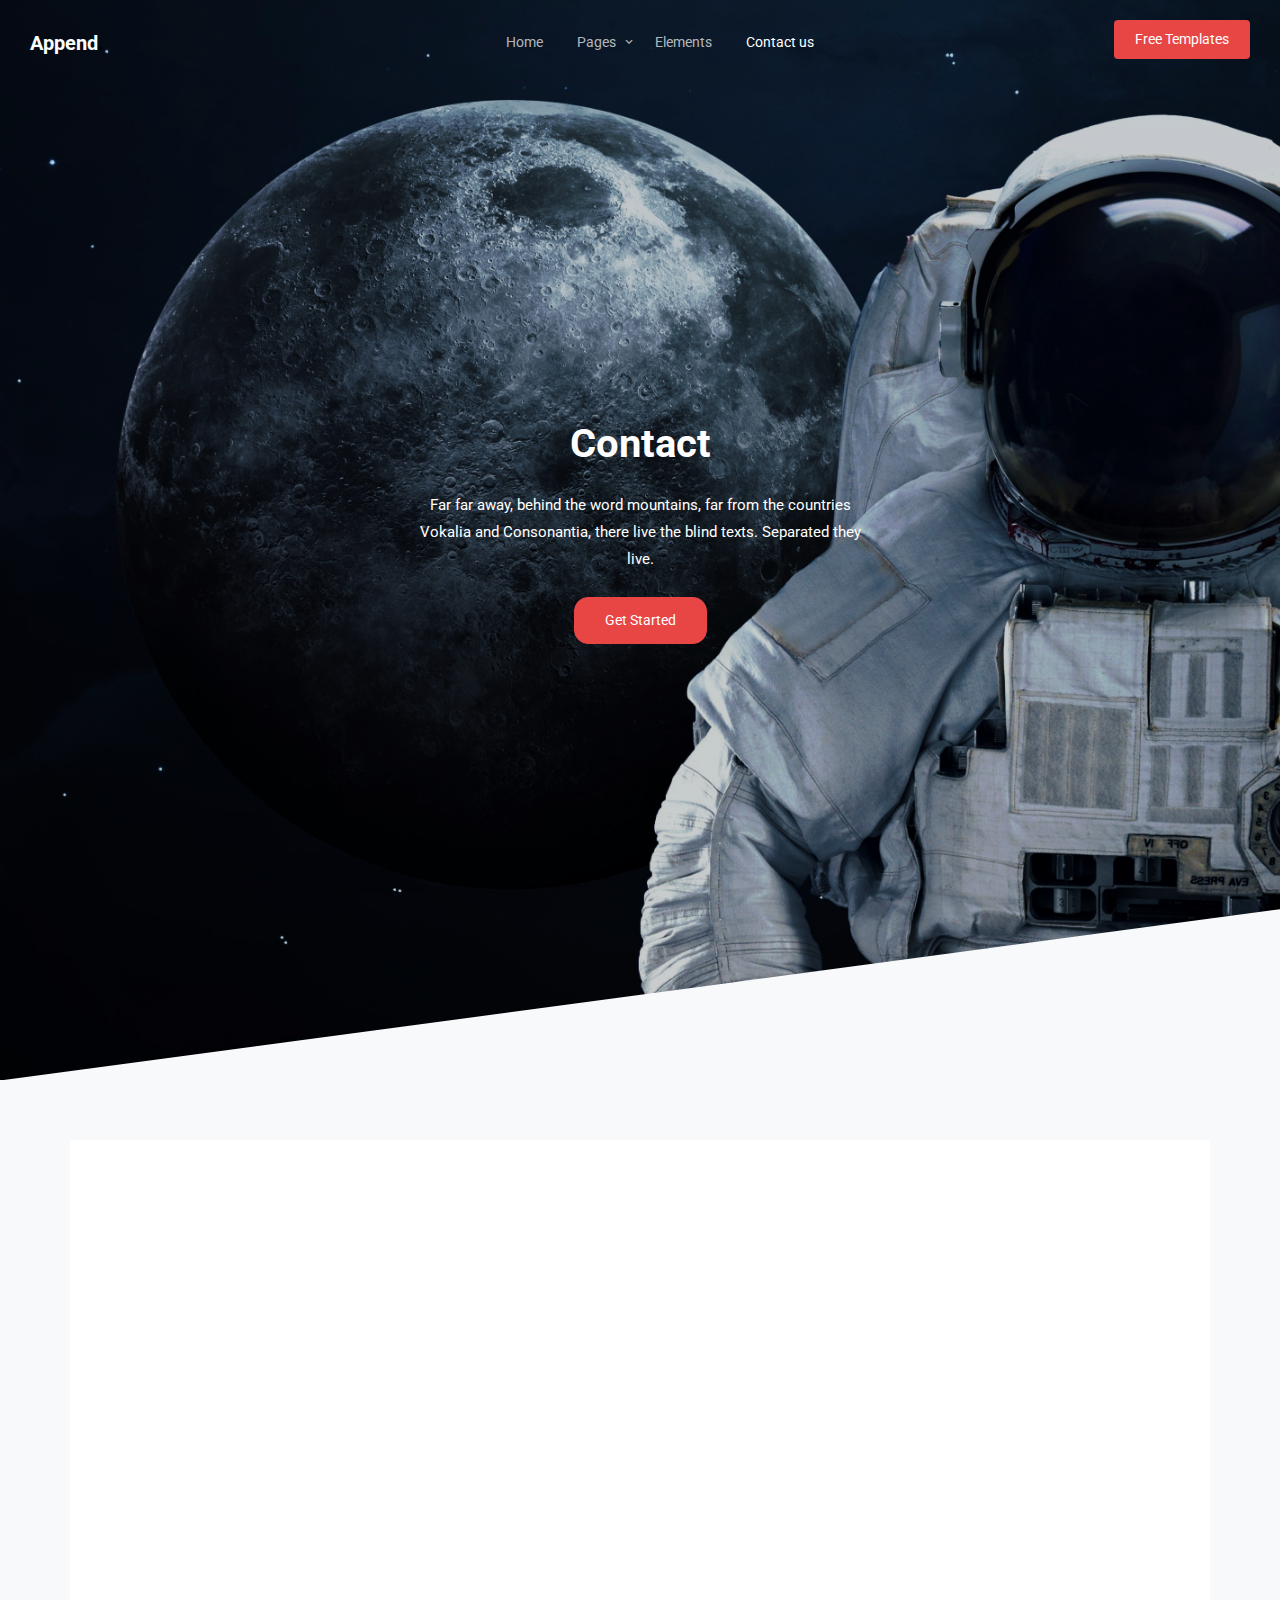
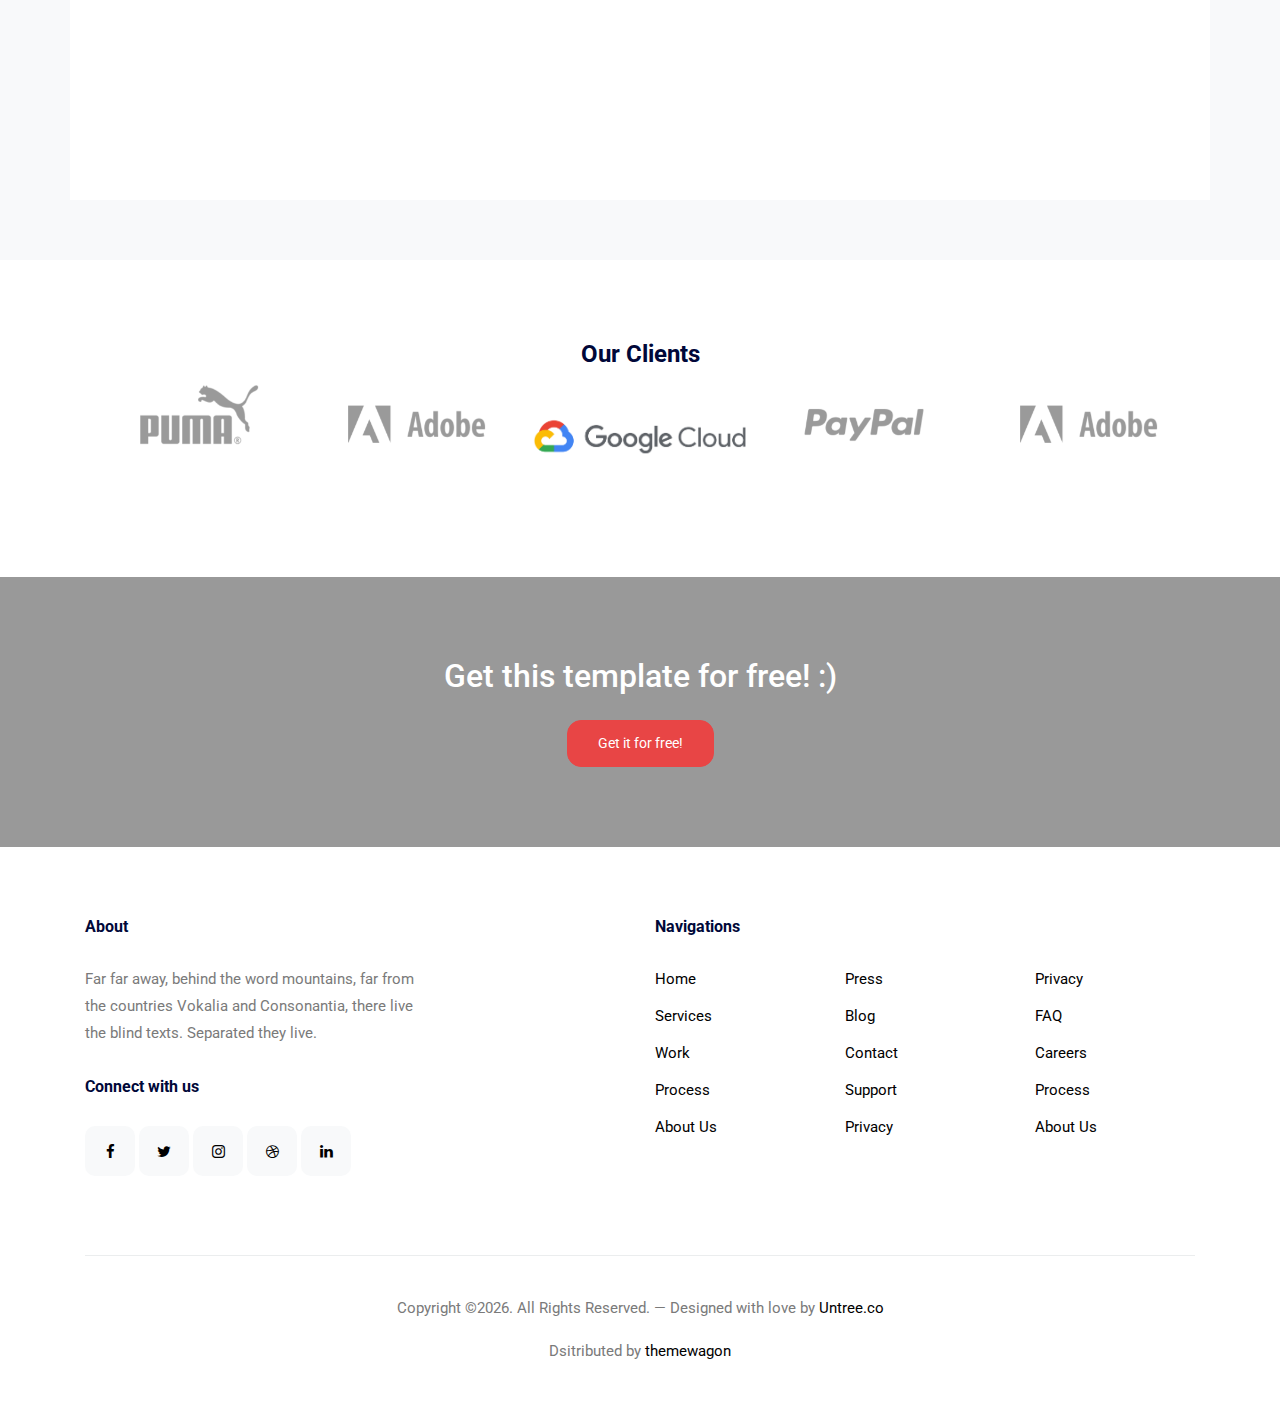
<file: contact.html>
<!-- /*
* Template Name: Append
* Template Author: Untree.co
* Tempalte URI: https://untree.co/
* License: https://creativecommons.org/licenses/by/3.0/
*/ -->
<!doctype html>
<html lang="en">
<head>
  <meta charset="utf-8">
  <meta name="viewport" content="width=device-width, initial-scale=1, shrink-to-fit=no">
  <meta name="author" content="Untree.co">
  <link rel="shortcut icon" href="favicon.png">

  <meta name="description" content="" />
  <meta name="keywords" content="bootstrap, bootstrap4" />


  <link href="https://fonts.googleapis.com/css2?family=Montserrat:wght@300;400;700&display=swap" rel="stylesheet">
  
  <link rel="stylesheet" href="css/bootstrap.min.css">
  <link rel="stylesheet" href="css/owl.carousel.min.css">
  <link rel="stylesheet" href="css/owl.theme.default.min.css">
  <link rel="stylesheet" href="fonts/icomoon/style.css">
  <link rel="stylesheet" href="fonts/feather/style.css">
  <link rel="stylesheet" href="fonts/flaticon/font/flaticon.css">
  <link rel="stylesheet" href="css/jquery.fancybox.min.css">
  <link rel="stylesheet" href="css/aos.css">
  <link rel="stylesheet" href="css/style.css">

  <title>Append Free HTML Template by Untree.co</title>
</head>
<body>


    <div class="site-mobile-menu site-navbar-target">
      <div class="site-mobile-menu-header">
        <div class="site-mobile-menu-close">
          <span class="icofont-close js-menu-toggle"></span>
        </div>
      </div>
      <div class="site-mobile-menu-body"></div>
    </div>
    
    <div class="container">


      <nav class="site-nav">
        <div class="logo">
          <a href="index.html" class="text-white">Append<span class="text-black">.</span></a>
        </div>
        <div class="row align-items-center">
          
          
          <div class="col-12 col-sm-12 col-lg-12 site-navigation text-center">
            <ul class="js-clone-nav d-none d-lg-inline-block text-left site-menu">
              <li><a href="index.html">Home</a></li>
              <li class="has-children">
                <a href="#">Pages</a>
                <ul class="dropdown">
                  <li><a href="portfolio.html">Portfolio</a></li>
                  <li><a href="single.html">Single</a></li>
                  <li><a href="about.html">About</a></li>
                  <li class="active"><a href="contact.html">Contact</a></li>

                  <li class="has-children">
                    <a href="#">Menu Two</a>
                    <ul class="dropdown">
                      <li><a href="#">Sub Menu One</a></li>
                      <li><a href="#">Sub Menu Two</a></li>
                      <li><a href="#">Sub Menu Three</a></li>
                    </ul>
                  </li>
                  <li><a href="#">Menu Three</a></li>
                </ul>
              </li>
              <li><a href="elements.html">Elements</a></li>
              <li class="active"><a href="contact.html">Contact us</a></li>
            </ul>

            <ul class="js-clone-nav d-none d-lg-inline-block text-left site-menu float-right menu-absolute">
              <li class="cta-button"><a href="https://untree.co/" target="_blank">Free Templates</a></li>
            </ul>

            <a href="#" class="burger light ml-auto site-menu-toggle js-menu-toggle d-block d-lg-none" data-toggle="collapse" data-target="#main-navbar">
              <span></span>
            </a>

          </div>

        </div>  
      </nav> <!-- END nav -->

    </div> <!-- END container -->


    <div class="hero-slant overlay" data-stellar-background-ratio="0.5" style="background-image: url('images/hero-min.jpg')">

      <div class="container">
        <div class="row align-items-center justify-content-center">
          <div class="col-lg-7 intro text-center">
            <h1 class="text-white font-weight-bold mb-4" data-aos="fade-up" data-aos-delay="0">Contact</h1>
            <p class="text-white mb-4" data-aos="fade-up" data-aos-delay="100">Far far away, behind the word mountains, far from the countries Vokalia and Consonantia, there live the blind texts. Separated they live.</p>
            <p data-aos="fade-up" data-aos-delay="200"><a href="#" class="btn btn-primary">Get Started</a></p>
            
          
          </div>
          
          
        </div>

        
      </div>

      <div class="slant" style="background-image: url('images/slant-grey.svg');"></div>
    </div>

    <div class="section-grey bg-light">
      <div class="container bg-white p-5">

        <div class="block">
          <div class="row justify-content-center">


            <div class="col-md-12 col-lg-12 pb-4" data-aos="fade-up" data-aos-delay="200">


              <div class="row">
                <div class="col-lg-4">
                  <div  class="service-2 no-shadow link horizontal d-flex active" data-aos="fade-left" data-aos-delay="0">
                    <div class="service-icon color-1 mb-4">
                      <svg xmlns="http://www.w3.org/2000/svg" width="16" height="16" fill="currentColor" class="bi bi-geo-alt-fill" viewBox="0 0 16 16">
                        <path d="M8 16s6-5.686 6-10A6 6 0 0 0 2 6c0 4.314 6 10 6 10zm0-7a3 3 0 1 1 0-6 3 3 0 0 1 0 6z"/>
                      </svg>
                    </div> <!-- /.icon -->
                    <div class="service-contents">
                      <p>43 Raymouth Rd. Baltemoer, London 3910</p>
                    </div> <!-- /.service-contents-->
                  </div> <!-- /.service -->
                </div>

                <div class="col-lg-4">
                  <div  class="service-2 no-shadow link horizontal d-flex active" data-aos="fade-left" data-aos-delay="0">
                    <div class="service-icon color-1 mb-4">
                      <svg xmlns="http://www.w3.org/2000/svg" width="16" height="16" fill="currentColor" class="bi bi-envelope-fill" viewBox="0 0 16 16">
                        <path d="M.05 3.555A2 2 0 0 1 2 2h12a2 2 0 0 1 1.95 1.555L8 8.414.05 3.555zM0 4.697v7.104l5.803-3.558L0 4.697zM6.761 8.83l-6.57 4.027A2 2 0 0 0 2 14h12a2 2 0 0 0 1.808-1.144l-6.57-4.027L8 9.586l-1.239-.757zm3.436-.586L16 11.801V4.697l-5.803 3.546z"/>
                      </svg>
                    </div> <!-- /.icon -->
                    <div class="service-contents">
                      <p>info@yourdomain.com</p>
                    </div> <!-- /.service-contents-->
                  </div> <!-- /.service -->
                </div>

                <div class="col-lg-4">
                  <div  class="service-2 no-shadow link horizontal d-flex active" data-aos="fade-left" data-aos-delay="0">
                    <div class="service-icon color-1 mb-4">
                      <svg xmlns="http://www.w3.org/2000/svg" width="16" height="16" fill="currentColor" class="bi bi-telephone-fill" viewBox="0 0 16 16">
                        <path fill-rule="evenodd" d="M1.885.511a1.745 1.745 0 0 1 2.61.163L6.29 2.98c.329.423.445.974.315 1.494l-.547 2.19a.678.678 0 0 0 .178.643l2.457 2.457a.678.678 0 0 0 .644.178l2.189-.547a1.745 1.745 0 0 1 1.494.315l2.306 1.794c.829.645.905 1.87.163 2.611l-1.034 1.034c-.74.74-1.846 1.065-2.877.702a18.634 18.634 0 0 1-7.01-4.42 18.634 18.634 0 0 1-4.42-7.009c-.362-1.03-.037-2.137.703-2.877L1.885.511z"/>
                      </svg>
                    </div> <!-- /.icon -->
                    <div class="service-contents">
                      <p>+1 294 3925 3939</p>
                    </div> <!-- /.service-contents-->
                  </div> <!-- /.service -->
                </div>
              </div>

              <form>
                <div class="row">
                  <div class="col-6">
                    <div class="form-group">
                      <label class="text-black" for="fname">First name</label>
                      <input type="text" class="form-control" id="fname">
                    </div>
                  </div>
                  <div class="col-6">
                    <div class="form-group">
                      <label class="text-black" for="lname">Last name</label>
                      <input type="text" class="form-control" id="lname">
                    </div>
                  </div>
                </div>
                <div class="form-group">
                  <label class="text-black" for="email">Email address</label>
                  <input type="email" class="form-control" id="email">
                </div>

                <div class="form-group">
                  <label class="text-black" for="message">Message</label>
                  <textarea name="" class="form-control" id="message" cols="30" rows="5"></textarea>
                </div>

                <button type="submit" class="btn btn-primary-hover-outline">Send Message</button>
              </form>

            </div>





          </div>

        </div>

      </div>


    </div>

    <div class="site-section">
      <div class="container">
        <div class="row justify-content-center">
          <div class="col-lg-6 text-center">
            <h4 class="font-weight-bold">Our Clients</h4>
          </div>
        </div>

        <div class="owl-logos owl-carousel">
          <div class="item">
            <img src="images/logo-puma.png" alt="Image" class="img-fluid">
          </div>
          <div class="item">
            <img src="images/logo-adobe.png" alt="Image" class="img-fluid">
          </div>
          <div class="item">
            <img src="images/logo-google.png" alt="Image" class="img-fluid">
          </div>
          <div class="item">
            <img src="images/logo-paypal.png" alt="Image" class="img-fluid">
          </div>
          <div class="item">
            <img src="images/logo-adobe.png" alt="Image" class="img-fluid">
          </div>
          <div class="item">
            <img src="images/logo-google.png" alt="Image" class="img-fluid">
          </div>
          

        </div>
        
            
      </div>
      
    </div>
        
    
    <div class="site-section overlay site-cover-2" style="background-image: url('images/img_v_3-min.jpg')">
      <div class="container">
        <div class="row">
          <div class="col-lg-7 mx-auto text-center">
            <h2 class="text-white mb-4">Get this template for free! :)</h2>
            <p class="mb-0"><a href="https://untree.co/" rel="noopener" class="btn btn-primary">Get it for free!</a></p>
          </div>
        </div>
      </div>
    </div>

     <div class="site-footer">
      <div class="container">
        <div class="row justify-content-between">
          <div class="col-lg-4">
            <div class="widget">
              <h3>About</h3>
              <p>Far far away, behind the word mountains, far from the countries Vokalia and Consonantia, there live the blind texts. Separated they live.</p>
            </div>
            <div class="widget">
              <h3>Connect with us</h3>
              <ul class="social list-unstyled">
                <li><a href="#"><span class="icon-facebook"></span></a></li>
                <li><a href="#"><span class="icon-twitter"></span></a></li>
                <li><a href="#"><span class="icon-instagram"></span></a></li>
                <li><a href="#"><span class="icon-dribbble"></span></a></li>
                <li><a href="#"><span class="icon-linkedin"></span></a></li>
              </ul>
            </div>
          </div>
          <div class="col-lg-6">
            <div class="row">
              <div class="col-12">
                <div class="widget">
                  <h3>Navigations</h3>
                </div>
              </div>
              <div class="col-6 col-sm-6 col-md-4">
                <div class="widget">
                  <ul class="links list-unstyled">
                    <li><a href="#">Home</a></li>
                    <li><a href="#">Services</a></li>
                    <li><a href="#">Work</a></li>
                    <li><a href="#">Process</a></li>
                    <li><a href="#">About Us</a></li>
                  </ul>
                </div>
              </div>
              <div class="col-6 col-sm-6 col-md-4">
                <div class="widget">
                  <ul class="links list-unstyled">
                    <li><a href="#">Press</a></li>
                    <li><a href="#">Blog</a></li>
                    <li><a href="#">Contact</a></li>
                    <li><a href="#">Support</a></li>
                    <li><a href="#">Privacy</a></li>
                  </ul>
                </div>
              </div>
              <div class="col-6 col-sm-6 col-md-4">
                <div class="widget">
                  <ul class="links list-unstyled">
                    <li><a href="#">Privacy</a></li>
                    <li><a href="#">FAQ</a></li>
                    <li><a href="#">Careers</a></li>
                    <li><a href="#">Process</a></li>
                    <li><a href="#">About Us</a></li>
                  </ul>
                </div>
              </div>
            </div>
          </div>
        </div>

        <div class="row justify-content-center text-center copyright">
          <div class="col-md-8">
            <p>Copyright &copy;<script>document.write(new Date().getFullYear());</script>. All Rights Reserved. &mdash; Designed with love by <a href="https://untree.co">Untree.co</a> <!-- License information: https://untree.co/license/ -->
             </br> 
            <p> Dsitributed by <a href="https://themewagon.com">themewagon</a> </p>
          </div>
        </div>
      </div>
    </div>
    

    <div id="overlayer"></div>
    <div class="loader">
      <div class="spinner-border" role="status">
        <span class="sr-only">Loading...</span>
      </div>
    </div>

    <script src="js/jquery-3.5.1.min.js"></script>
    <script src="js/jquery-migrate-3.0.0.min.js"></script>
    <script src="js/popper.min.js"></script>
    <script src="js/bootstrap.min.js"></script>
    <script src="js/owl.carousel.min.js"></script>
    <script src="js/aos.js"></script>
    <script src="js/imagesloaded.pkgd.js"></script>
    <script src="js/isotope.pkgd.min.js"></script>
    <script src="js/jquery.animateNumber.min.js"></script>
    <script src="js/jquery.stellar.min.js"></script>
    <script src="js/jquery.waypoints.min.js"></script>
    <script src="js/jquery.fancybox.min.js"></script>
    <script src="js/custom.js"></script>

    
  </body>
  </html>
</file>
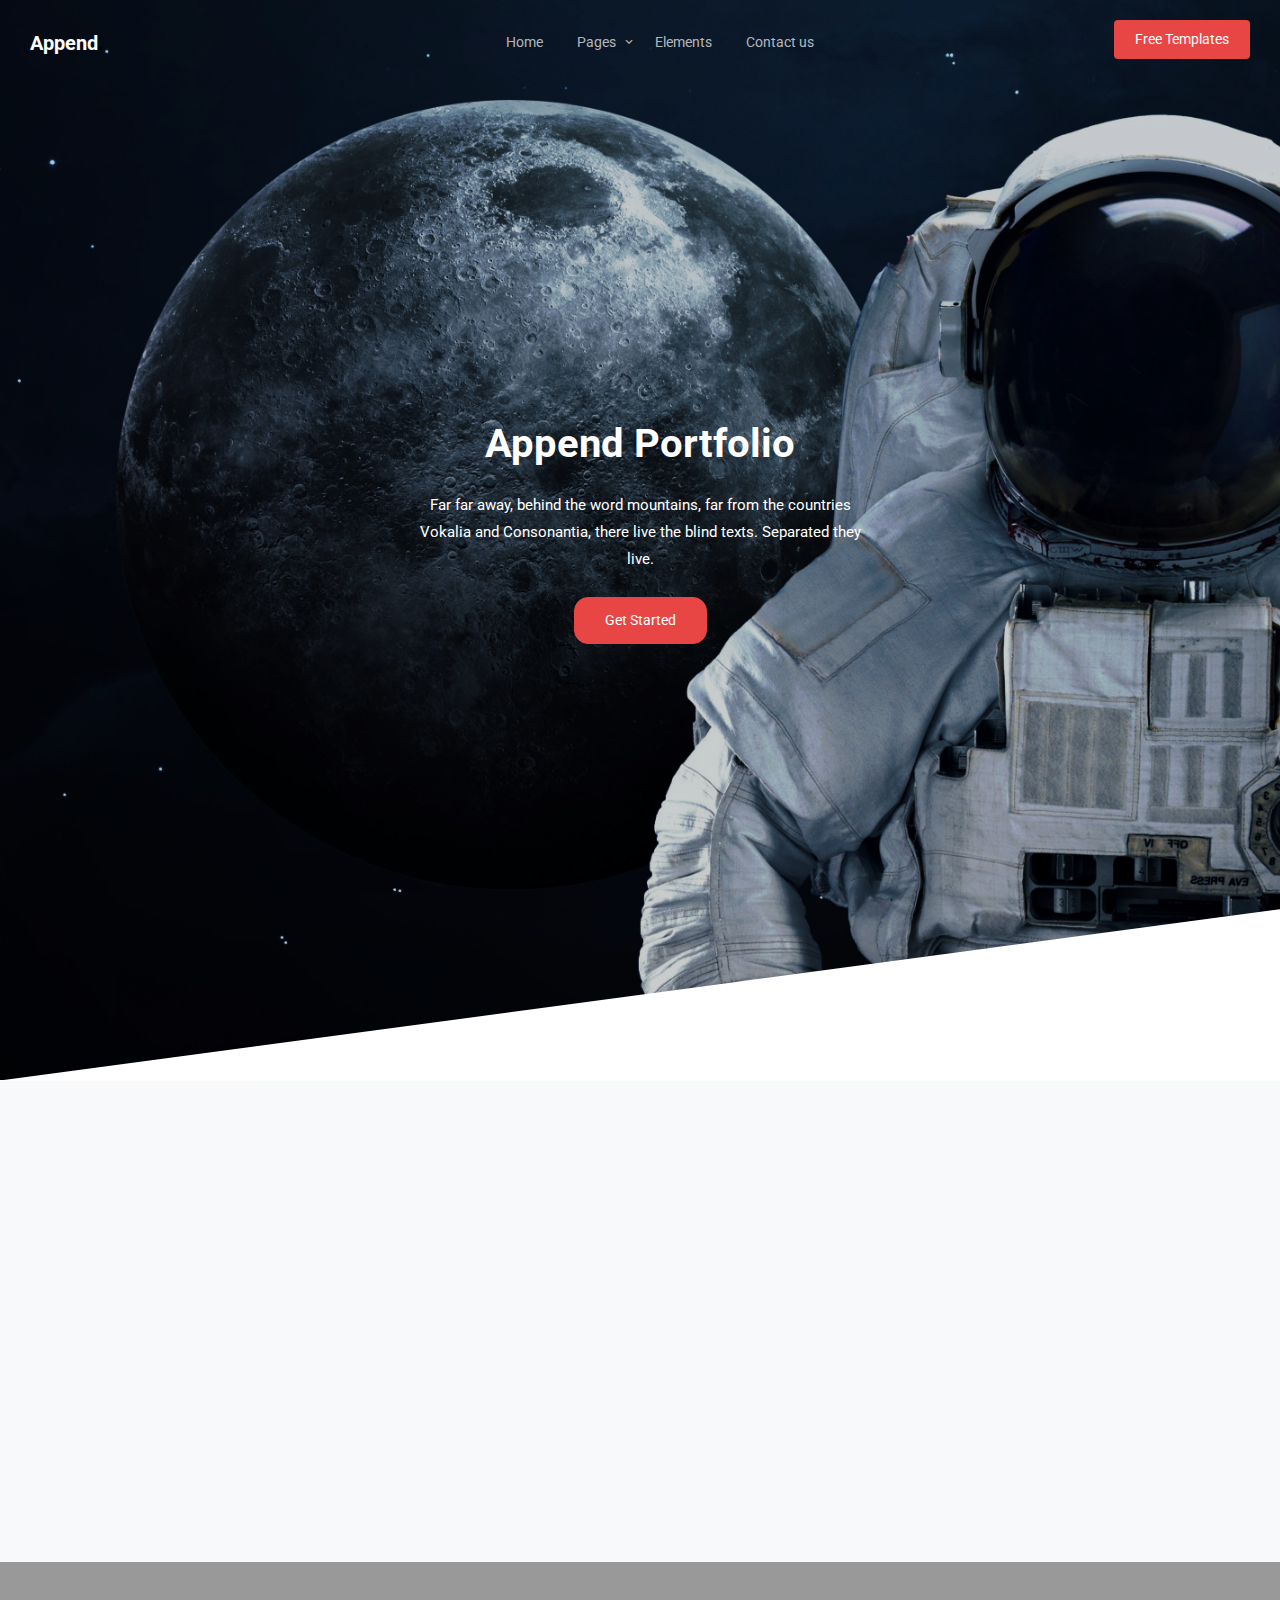
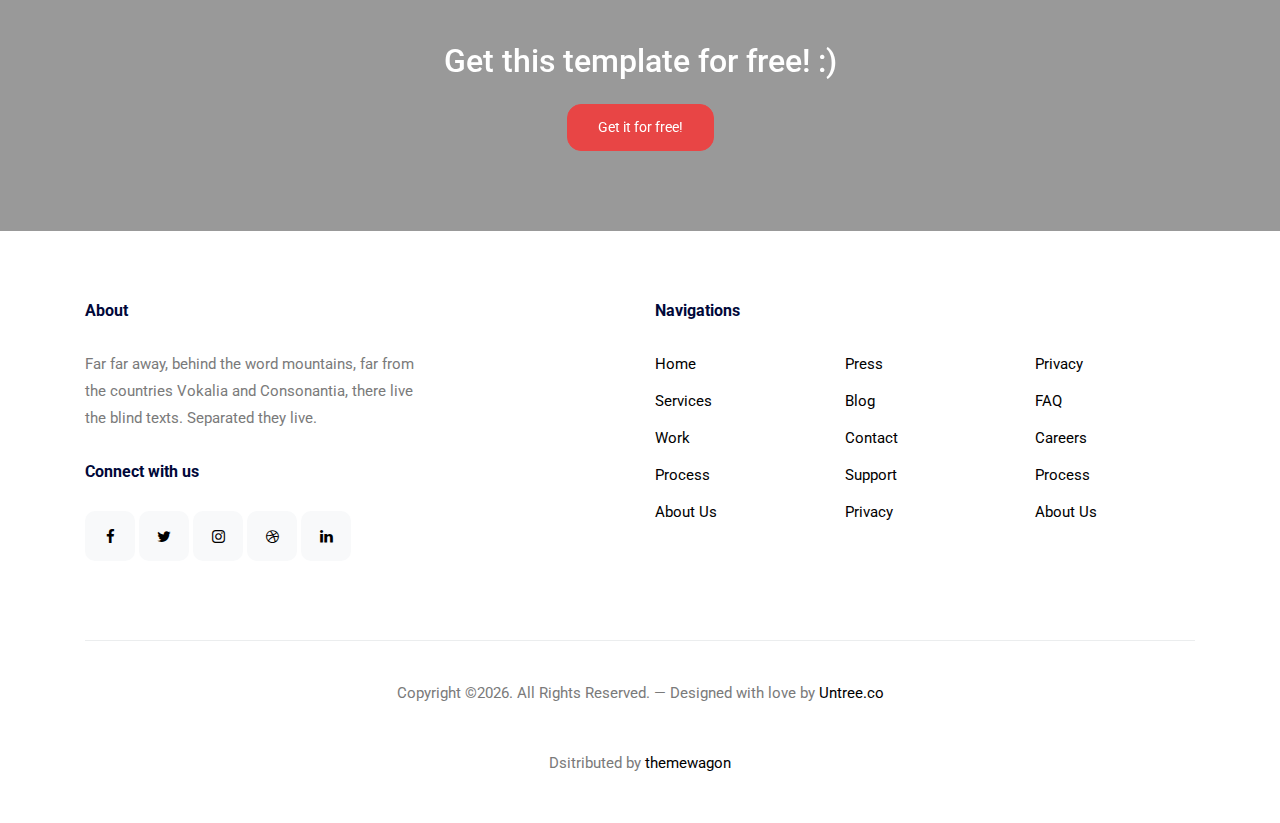
<file: portfolio.html>
<!doctype html>
<html lang="en">
<head>
  <meta charset="utf-8">
  <meta name="viewport" content="width=device-width, initial-scale=1, shrink-to-fit=no">
  <meta name="author" content="Untree.co">
  <link rel="shortcut icon" href="favicon.ico">

  <meta name="description" content="" />
  <meta name="keywords" content="bootstrap, bootstrap4" />


  <link href="https://fonts.googleapis.com/css2?family=Montserrat:wght@300;400;700&display=swap" rel="stylesheet">
  
  <link rel="stylesheet" href="css/bootstrap.min.css">
  <link rel="stylesheet" href="css/owl.carousel.min.css">
  <link rel="stylesheet" href="css/owl.theme.default.min.css">
  <link rel="stylesheet" href="fonts/icomoon/style.css">
  <link rel="stylesheet" href="fonts/feather/style.css">
  <link rel="stylesheet" href="fonts/flaticon/font/flaticon.css">
  <link rel="stylesheet" href="css/jquery.fancybox.min.css">
  <link rel="stylesheet" href="css/aos.css">
  <link rel="stylesheet" href="css/style.css">

  <title>Nasa Demo Project</title>
</head>
<body>


    <div class="site-mobile-menu site-navbar-target">
      <div class="site-mobile-menu-header">
        <div class="site-mobile-menu-close">
          <span class="icofont-close js-menu-toggle"></span>
        </div>
      </div>
      <div class="site-mobile-menu-body"></div>
    </div>
    
    <div class="container">


      <nav class="site-nav">
        <div class="logo">
          <a href="index.html" class="text-white">Append<span class="text-black">.</span></a>
        </div>
        <div class="row align-items-center">
          
          
          <div class="col-12 col-sm-12 col-lg-12 site-navigation text-center">
            <ul class="js-clone-nav d-none d-lg-inline-block text-left site-menu">
              <li><a href="index.html">Home</a></li>
              <li class="has-children">
                <a href="#">Pages</a>
                <ul class="dropdown">
                  <li class="active"><a href="portfolio.html">Portfolio</a></li>
                  <li><a href="single.html">Single</a></li>
                  <li><a href="about.html">About</a></li>
                  <li><a href="contact.html">Contact</a></li>

                  <li class="has-children">
                    <a href="#">Menu Two</a>
                    <ul class="dropdown">
                      <li><a href="#">Sub Menu One</a></li>
                      <li><a href="#">Sub Menu Two</a></li>
                      <li><a href="#">Sub Menu Three</a></li>
                    </ul>
                  </li>
                  <li><a href="#">Menu Three</a></li>
                </ul>
              </li>
              <li><a href="elements.html">Elements</a></li>
              <li><a href="contact.html">Contact us</a></li>
            </ul>

            <ul class="js-clone-nav d-none d-lg-inline-block text-left site-menu float-right menu-absolute">
              <li class="cta-button"><a href="https://untree.co/" target="_blank">Free Templates</a></li>
            </ul>

            <a href="#" class="burger light ml-auto site-menu-toggle js-menu-toggle d-block d-lg-none" data-toggle="collapse" data-target="#main-navbar">
              <span></span>
            </a>

          </div>

        </div>  
      </nav> <!-- END nav -->

    </div> <!-- END container -->


    <div class="hero-slant overlay" data-stellar-background-ratio="0.5" style="background-image: url('images/hero-min.jpg')">

      <div class="container">
        <div class="row align-items-center justify-content-center">
          <div class="col-lg-7 intro text-center">
            <h1 class="text-white font-weight-bold mb-4" data-aos="fade-up" data-aos-delay="0">Append Portfolio</h1>
            <p class="text-white mb-4" data-aos="fade-up" data-aos-delay="100">Far far away, behind the word mountains, far from the countries Vokalia and Consonantia, there live the blind texts. Separated they live.</p>
            <p data-aos="fade-up" data-aos-delay="200"><a href="#" class="btn btn-primary">Get Started</a></p>
            
          
          </div>
          
          
        </div>

        
      </div>

      <div class="slant" style="background-image: url('images/slant.svg');"></div>
    </div>

    
    <!-- .untrtee_co-section -->
        

    <div class="testimonial-section bg-light">
      <div class="container">
        <div class="row align-items-center justify-content-between">
          <div class="col-lg-4 mb-5 section-title" data-aos="fade-up" data-aos-delay="0">
            
            <h2 class="mb-4 font-weight-bold heading">Testimonials</h2>
            <p class="mb-4">Far far away, behind the word mountains, far from the countries Vokalia and Consonantia, there live the blind texts. </p>
            <p><a href="#" class="btn btn-primary">Product Tour</a></p>
          </div>
          <div class="col-lg-7" data-aos="fade-up" data-aos-delay="100">
            
            <div class="testimonial--wrap">
              <div class="owl-single owl-carousel no-dots no-nav">
                <div class="testimonial-item">
                  <div class="d-flex align-items-center mb-4">
                    <div class="photo mr-3">
                      <img src="images/person_4-min.jpg" alt="Image" class="img-fluid">
                    </div>
                    <div class="author">
                      <cite class="d-block mb-0">Kaila Woodland</cite>
                      <span>Owner, Greenland, Inc.</span>
                    </div>
                  </div>
                  <blockquote>
                    <p>&ldquo;Far far away, behind the word mountains, far from the countries Vokalia and Consonantia, there live the blind texts. Separated they live.&rdquo;</p>
                  </blockquote>
                </div>  

                <div class="testimonial-item">
                  <div class="d-flex align-items-center mb-4">
                    <div class="photo mr-3">
                      <img src="images/person_1-min.jpg" alt="Image" class="img-fluid">
                    </div>
                    <div class="author">
                      <cite class="d-block mb-0">Kaila Woodland</cite>
                      <span>Owner, Greenland, Inc.</span>
                    </div>
                  </div>
                  <blockquote>
                    <p>&ldquo;Far far away, behind the word mountains, far from the countries Vokalia and Consonantia, there live the blind texts. Separated they live.&rdquo;</p>
                  </blockquote>
                </div>  

                <div class="testimonial-item">
                  <div class="d-flex align-items-center mb-4">
                    <div class="photo mr-3">
                      <img src="images/person_2-min.jpg" alt="Image" class="img-fluid">
                    </div>
                    <div class="author">
                      <cite class="d-block mb-0">Kaila Woodland</cite>
                      <span>Owner, Greenland, Inc.</span>
                    </div>
                  </div>
                  <blockquote>
                    <p>&ldquo;Far far away, behind the word mountains, far from the countries Vokalia and Consonantia, there live the blind texts. Separated they live.&rdquo;</p>
                  </blockquote>
                </div>  
              </div>
              <div class="custom-nav-wrap">
                <a href="#" class="custom-owl-prev"><span class="icon-keyboard_backspace"></span></a>
                <a href="#" class="custom-owl-next"><span class="icon-keyboard_backspace"></span></a>
              </div>
            </div>

          </div>
        </div>
      </div>
    </div>
    
    <div class="site-section overlay site-cover-2" style="background-image: url('images/img_v_3-min.jpg')">
      <div class="container">
        <div class="row">
          <div class="col-lg-7 mx-auto text-center">
            <h2 class="text-white mb-4">Get this template for free! :)</h2>
            <p class="mb-0"><a href="https://untree.co/" rel="noopener" class="btn btn-primary">Get it for free!</a></p>
          </div>
        </div>
      </div>
    </div>

     <div class="site-footer">
      <div class="container">
        <div class="row justify-content-between">
          <div class="col-lg-4">
            <div class="widget">
              <h3>About</h3>
              <p>Far far away, behind the word mountains, far from the countries Vokalia and Consonantia, there live the blind texts. Separated they live.</p>
            </div>
            <div class="widget">
              <h3>Connect with us</h3>
              <ul class="social list-unstyled">
                <li><a href="#"><span class="icon-facebook"></span></a></li>
                <li><a href="#"><span class="icon-twitter"></span></a></li>
                <li><a href="#"><span class="icon-instagram"></span></a></li>
                <li><a href="#"><span class="icon-dribbble"></span></a></li>
                <li><a href="#"><span class="icon-linkedin"></span></a></li>
              </ul>
            </div>
          </div>
          <div class="col-lg-6">
            <div class="row">
              <div class="col-12">
                <div class="widget">
                  <h3>Navigations</h3>
                </div>
              </div>
              <div class="col-6 col-sm-6 col-md-4">
                <div class="widget">
                  <ul class="links list-unstyled">
                    <li><a href="#">Home</a></li>
                    <li><a href="#">Services</a></li>
                    <li><a href="#">Work</a></li>
                    <li><a href="#">Process</a></li>
                    <li><a href="#">About Us</a></li>
                  </ul>
                </div>
              </div>
              <div class="col-6 col-sm-6 col-md-4">
                <div class="widget">
                  <ul class="links list-unstyled">
                    <li><a href="#">Press</a></li>
                    <li><a href="#">Blog</a></li>
                    <li><a href="#">Contact</a></li>
                    <li><a href="#">Support</a></li>
                    <li><a href="#">Privacy</a></li>
                  </ul>
                </div>
              </div>
              <div class="col-6 col-sm-6 col-md-4">
                <div class="widget">
                  <ul class="links list-unstyled">
                    <li><a href="#">Privacy</a></li>
                    <li><a href="#">FAQ</a></li>
                    <li><a href="#">Careers</a></li>
                    <li><a href="#">Process</a></li>
                    <li><a href="#">About Us</a></li>
                  </ul>
                </div>
              </div>
            </div>
          </div>
        </div>

        <div class="row justify-content-center text-center copyright">
          <div class="col-md-8">
            <p>Copyright &copy;<script>document.write(new Date().getFullYear());</script>. All Rights Reserved. &mdash; Designed with love by <a href="https://untree.co">Untree.co</a> <!-- License information: https://untree.co/license/ -->
            </p> </br> 
            <p> Dsitributed by <a href="https://themewagon.com">themewagon</a> </p>
          </div>
        </div>
      </div>
    </div>
    

    <div id="overlayer"></div>
    <div class="loader">
      <div class="spinner-border" role="status">
        <span class="sr-only">Loading...</span>
      </div>
    </div>

    <script src="js/jquery-3.5.1.min.js"></script>
    <script src="js/jquery-migrate-3.0.0.min.js"></script>
    <script src="js/popper.min.js"></script>
    <script src="js/bootstrap.min.js"></script>
    <script src="js/owl.carousel.min.js"></script>
    <script src="js/aos.js"></script>
    <script src="js/imagesloaded.pkgd.js"></script>
    <script src="js/isotope.pkgd.min.js"></script>
    <script src="js/jquery.animateNumber.min.js"></script>
    <script src="js/jquery.stellar.min.js"></script>
    <script src="js/jquery.waypoints.min.js"></script>
    <script src="js/jquery.fancybox.min.js"></script>
    <script src="js/custom.js"></script>

    
  </body>
  </html>
</file>
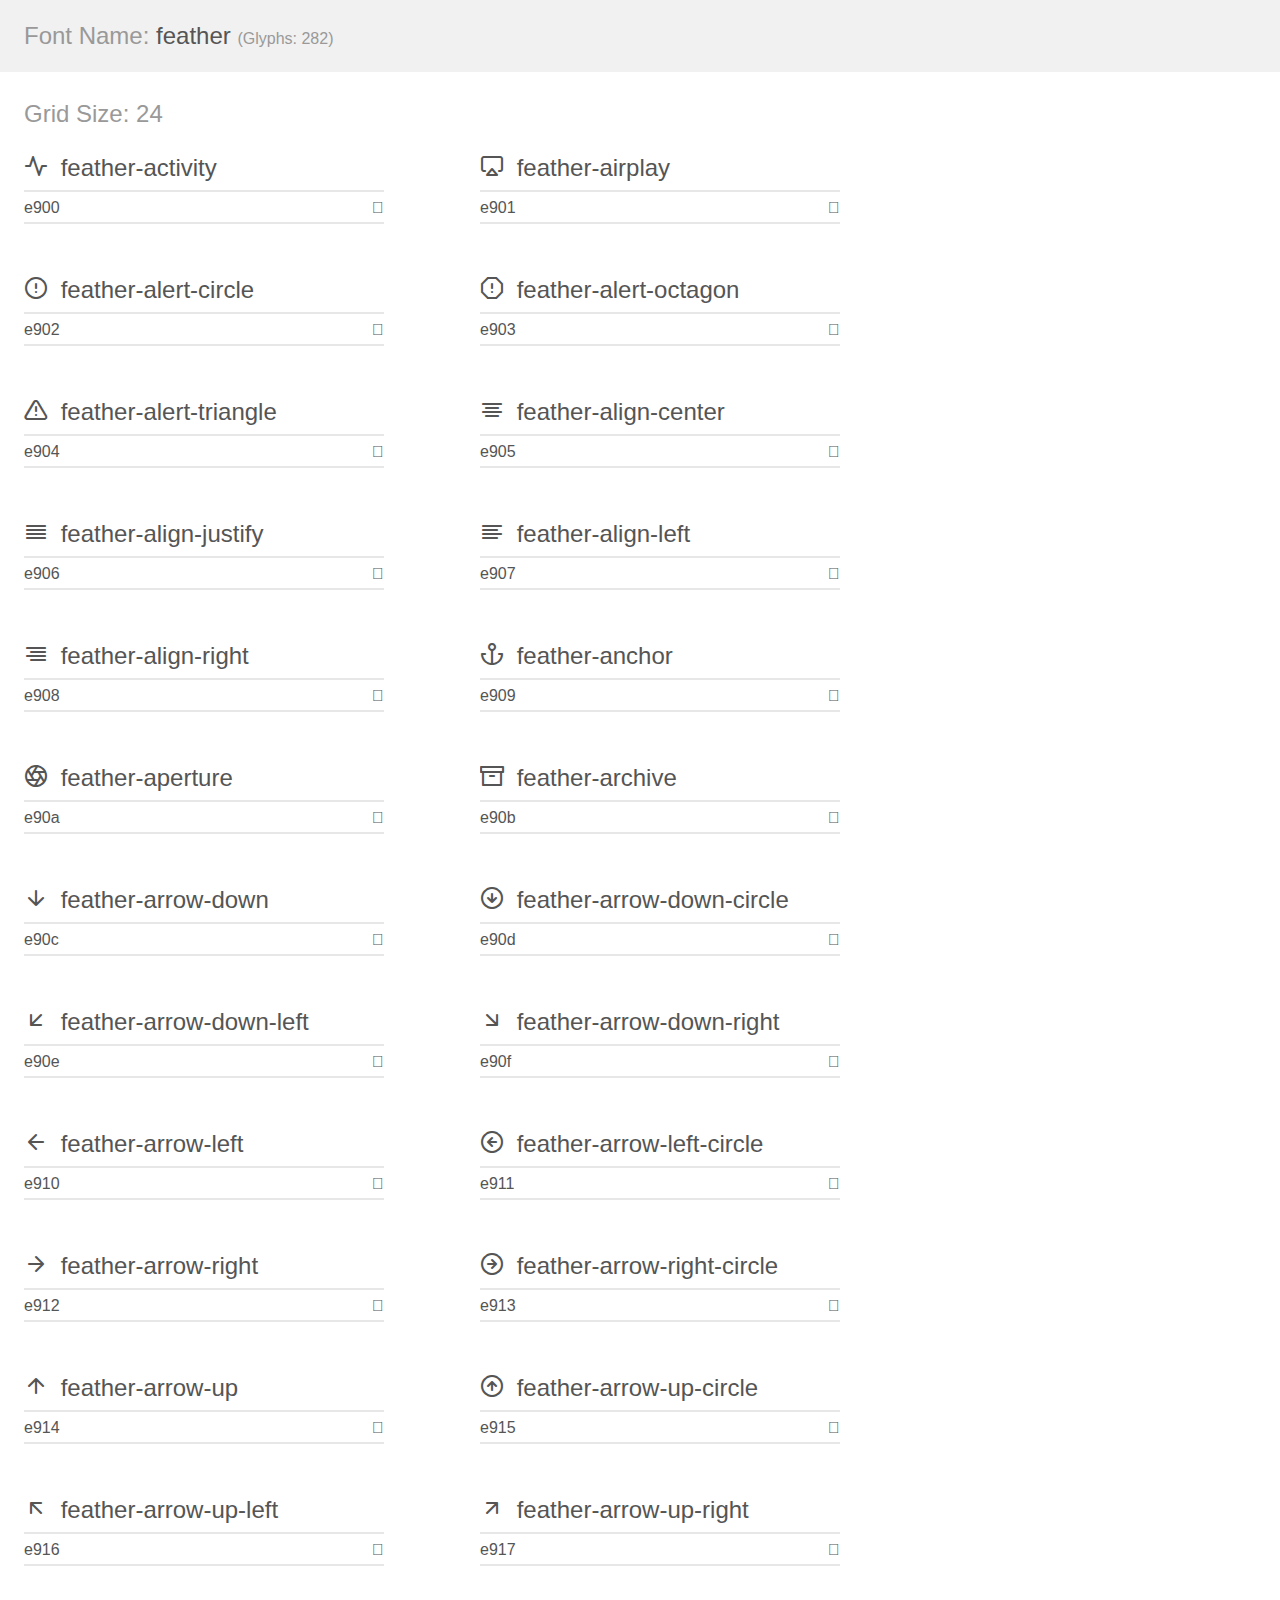
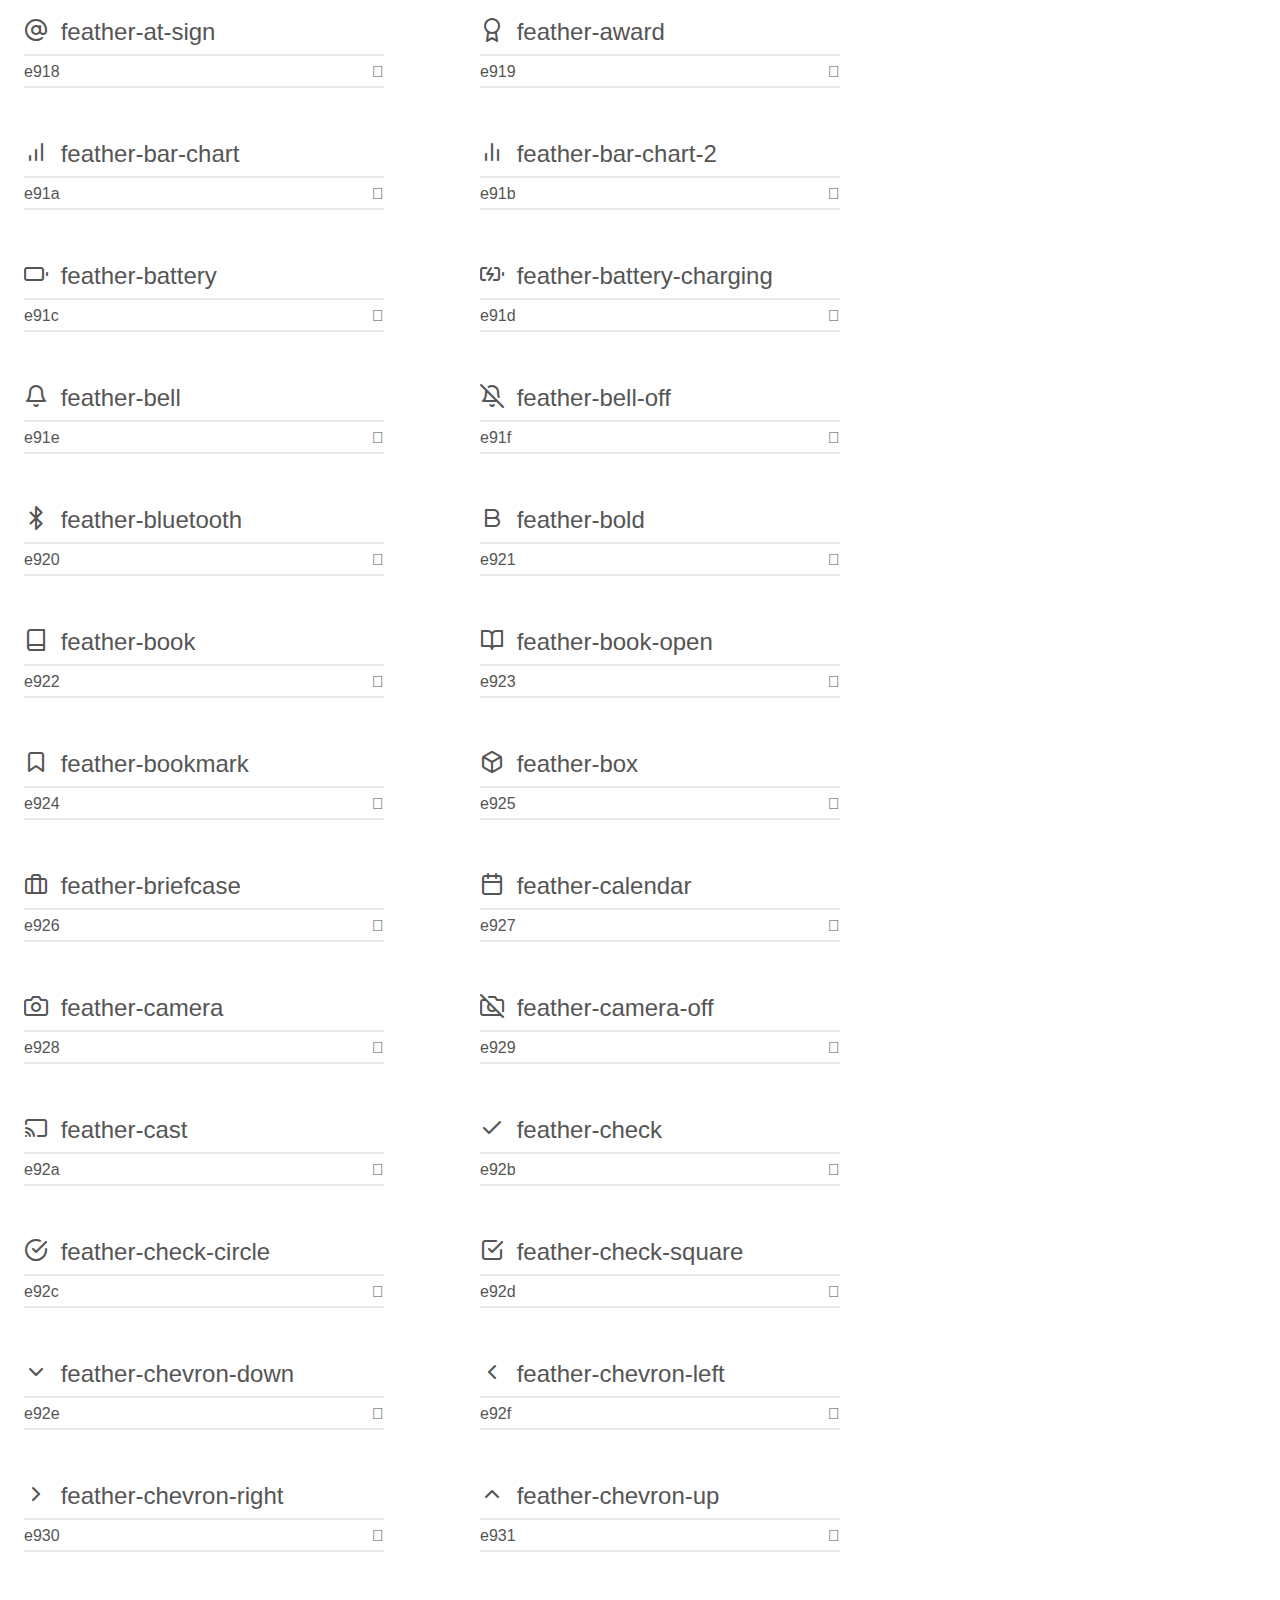
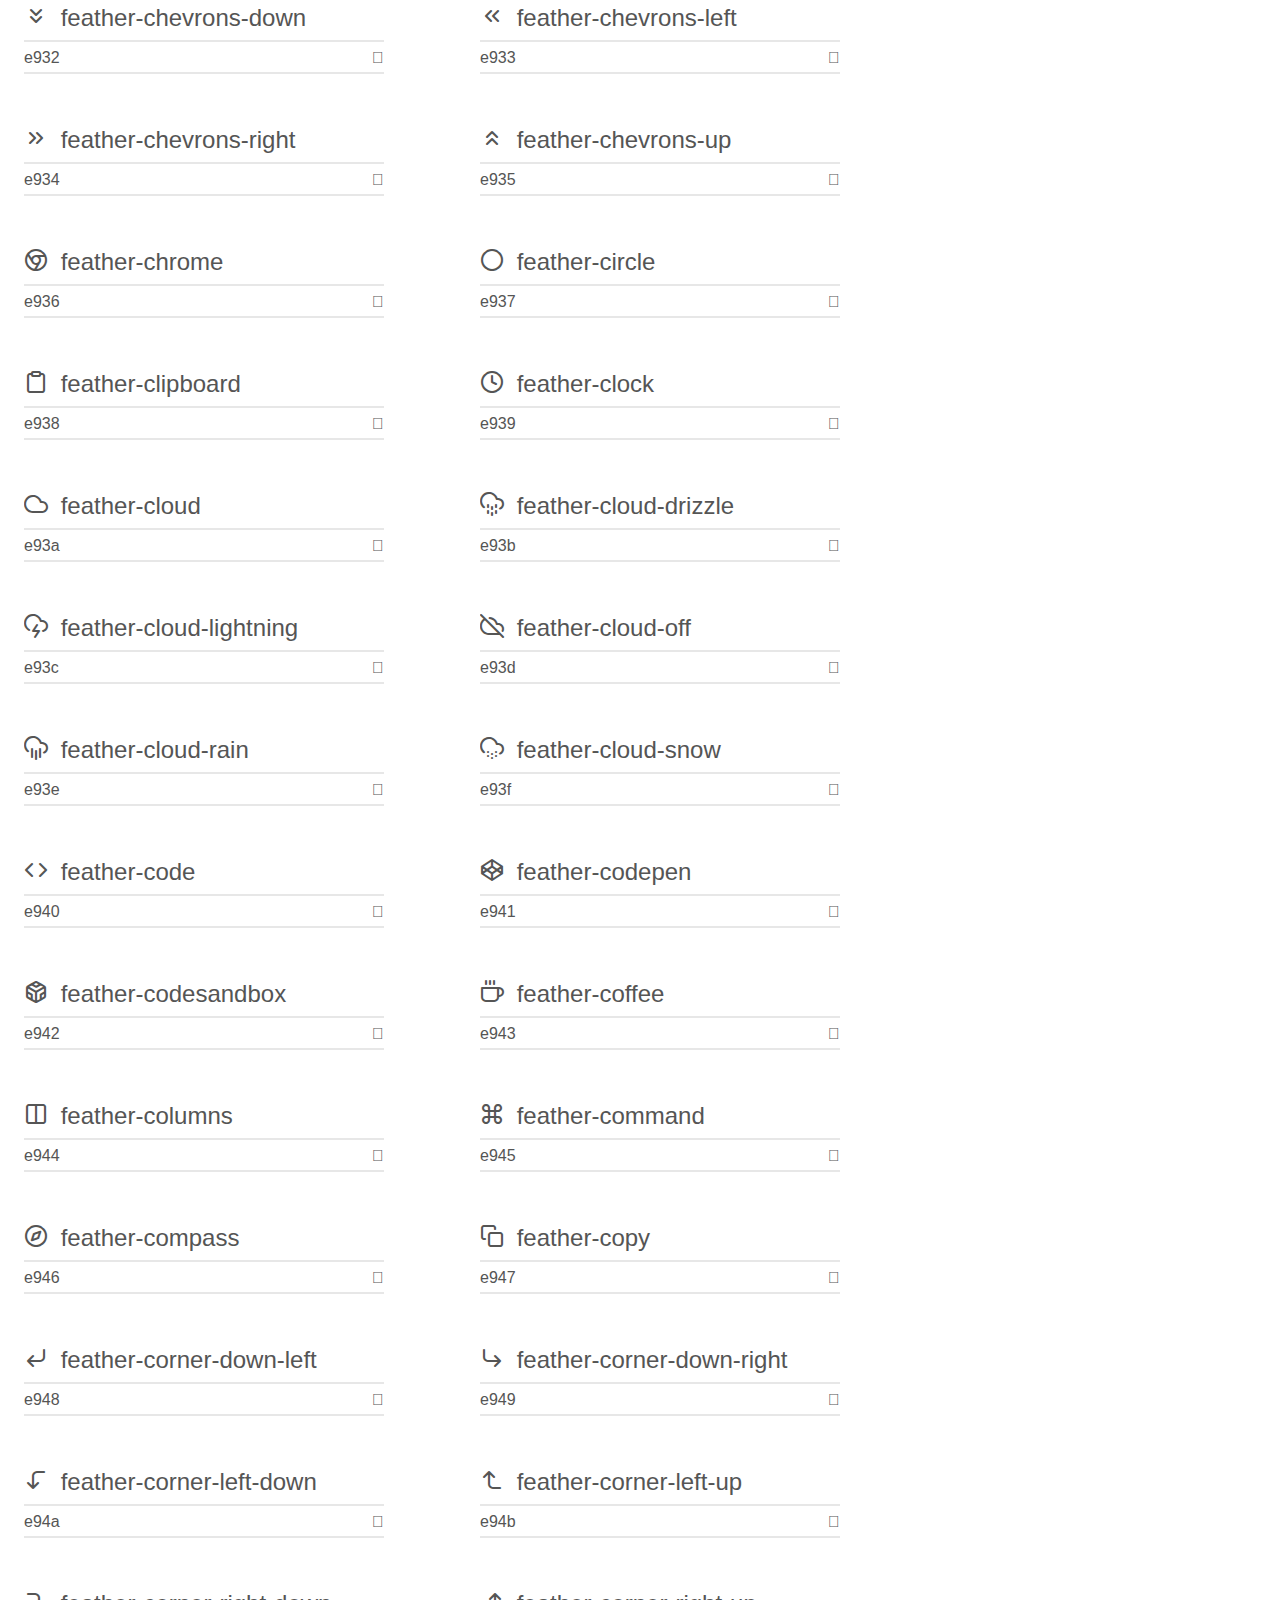
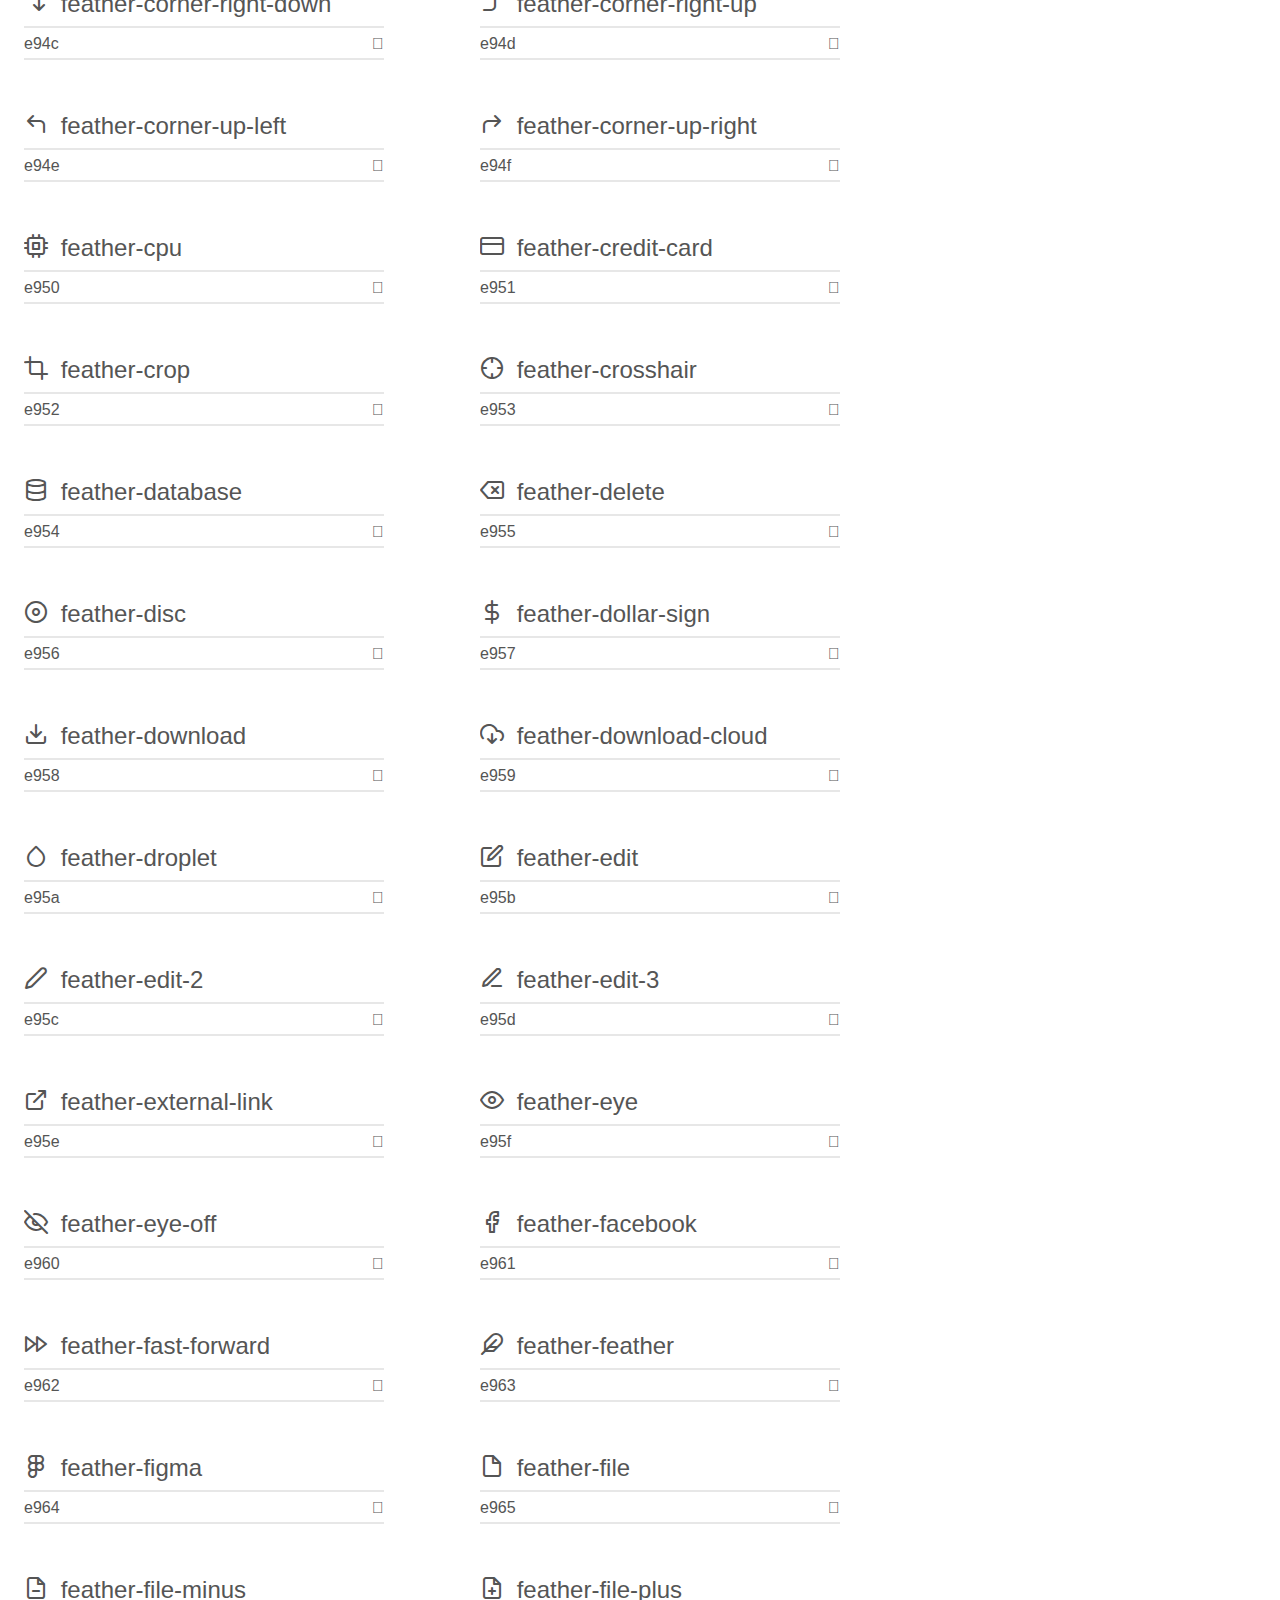
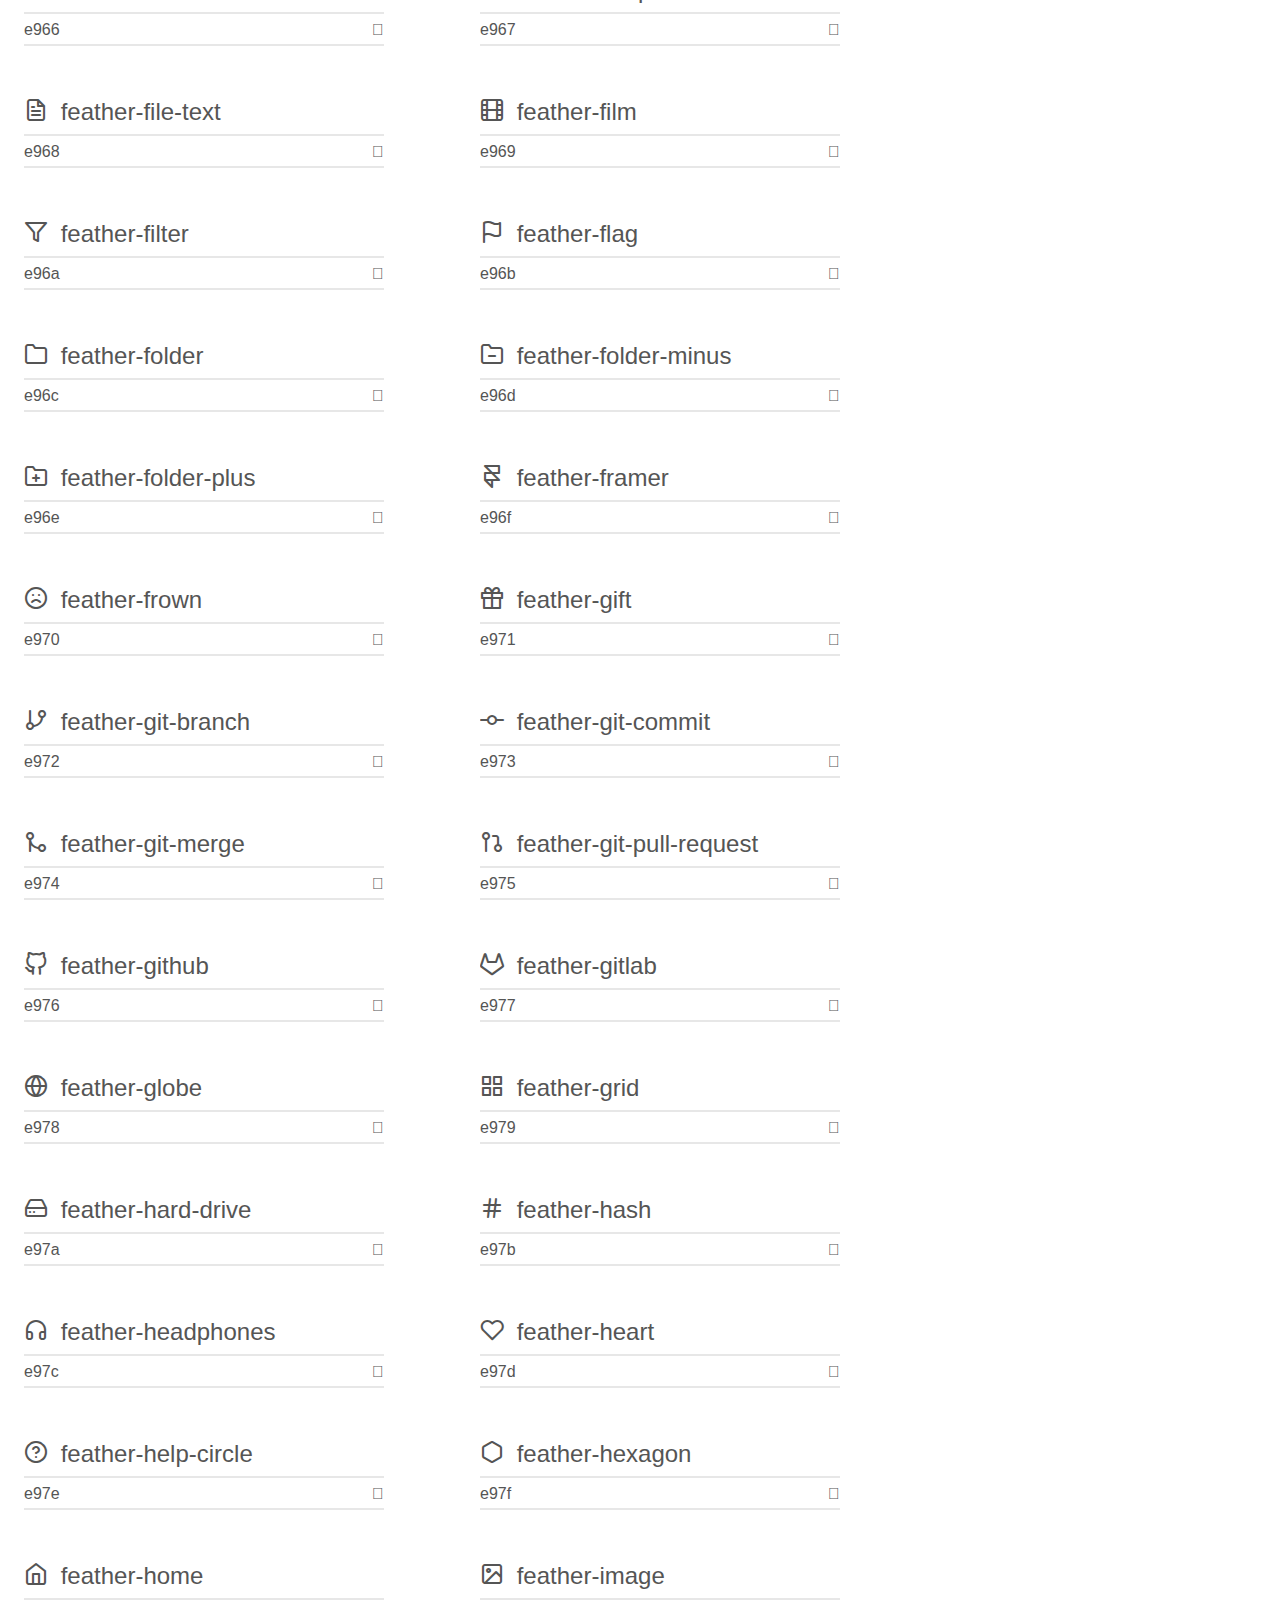
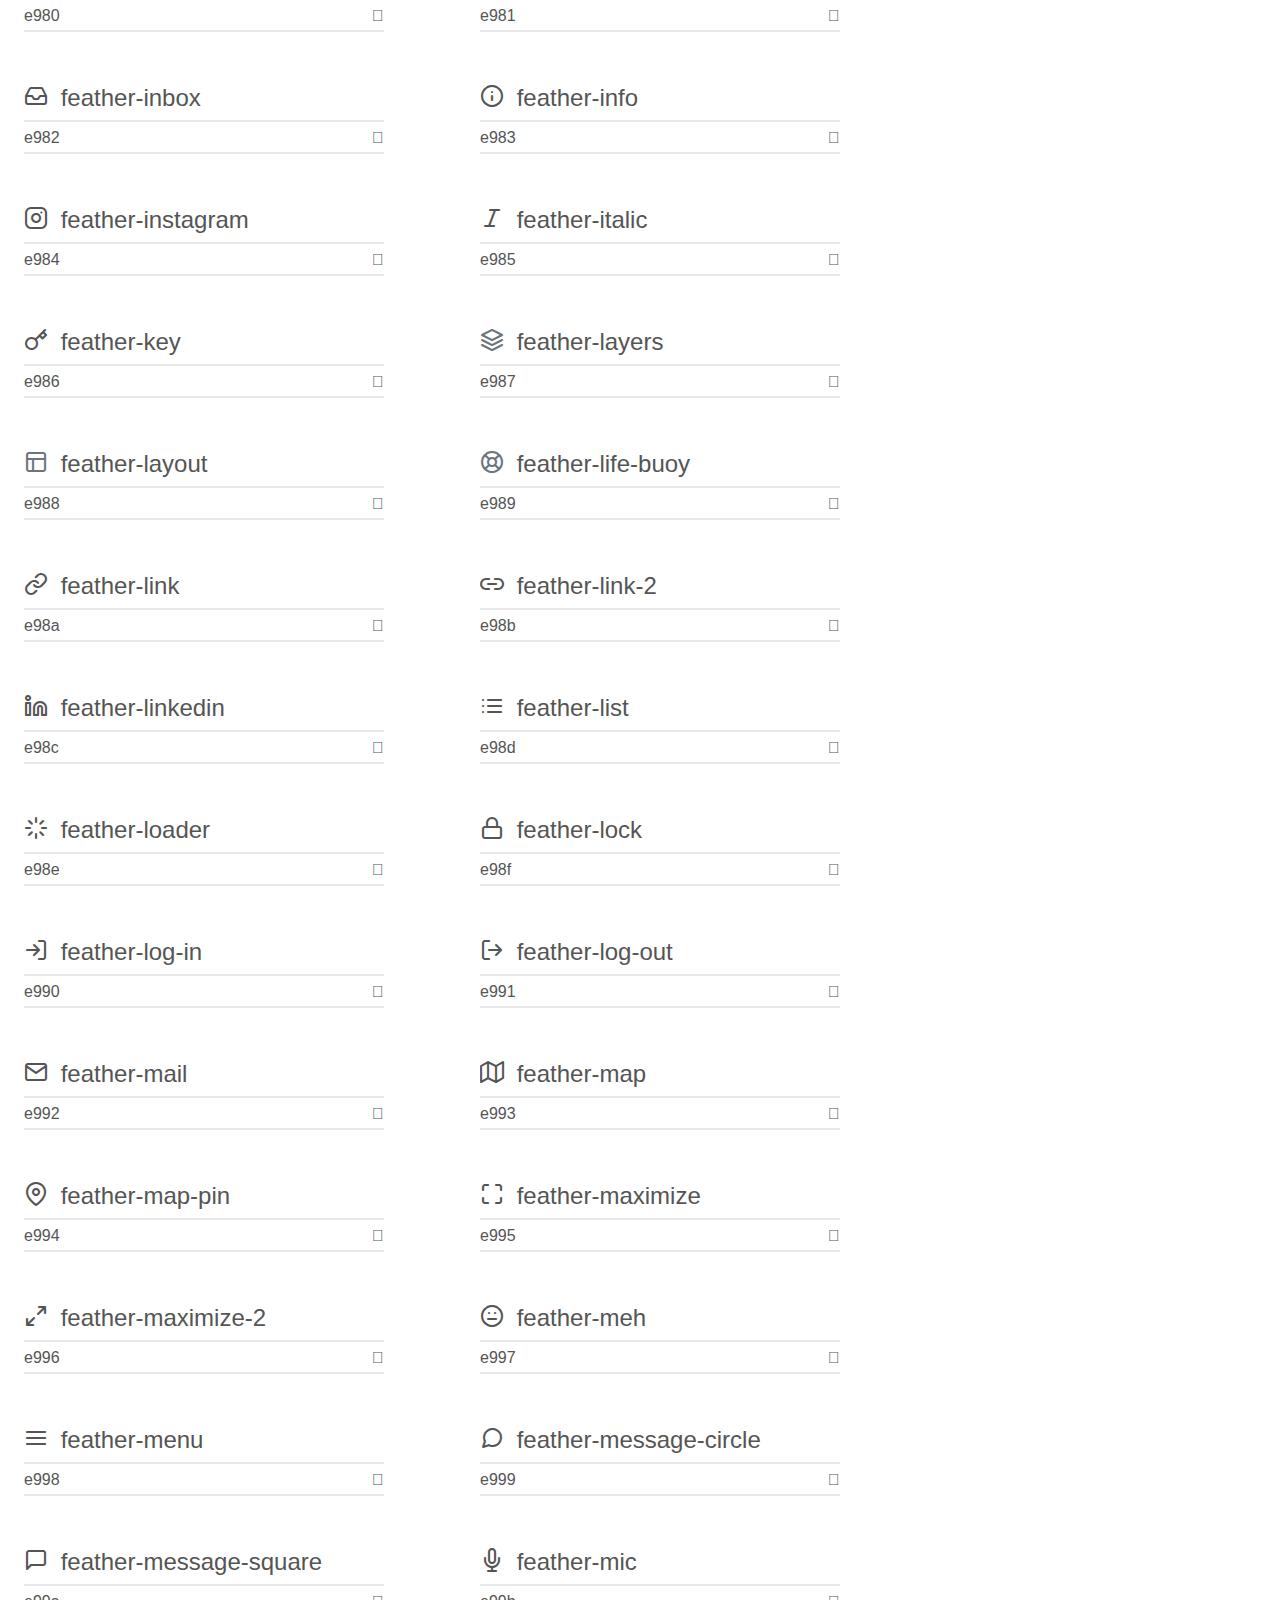
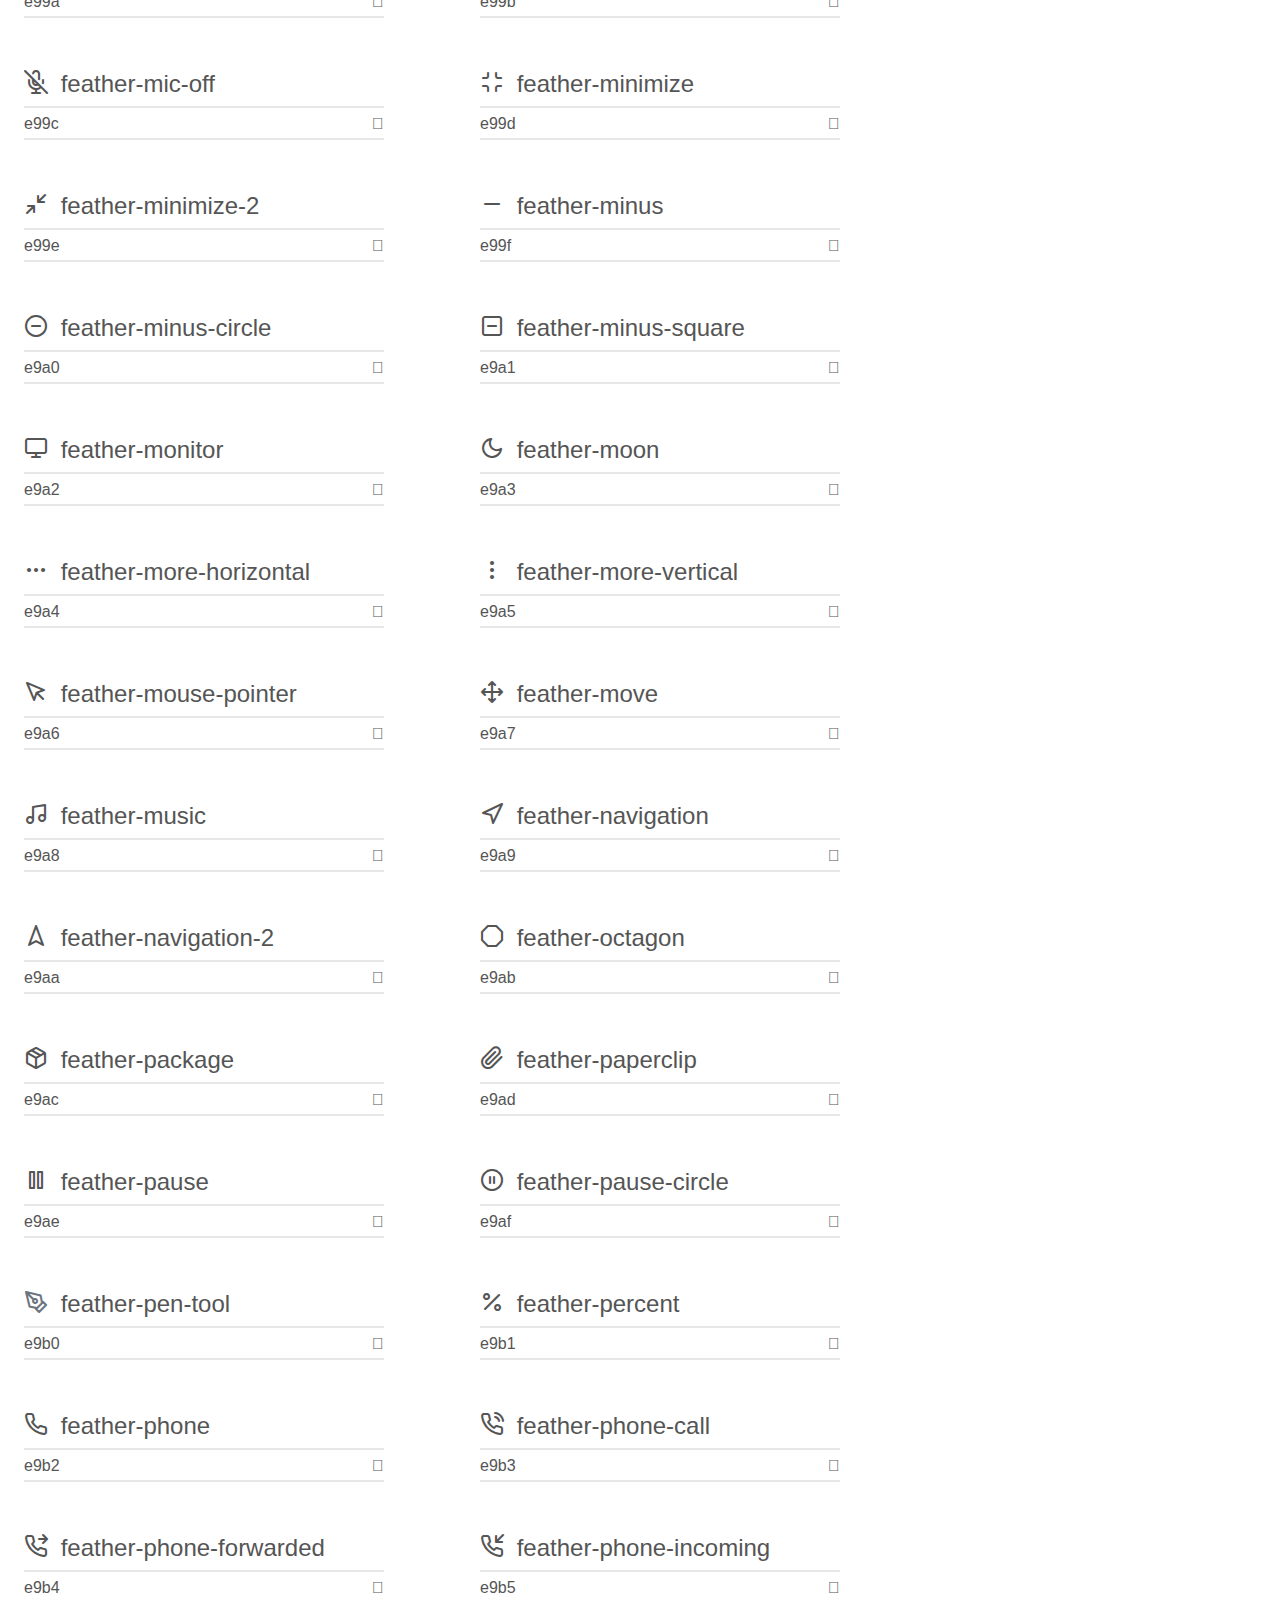
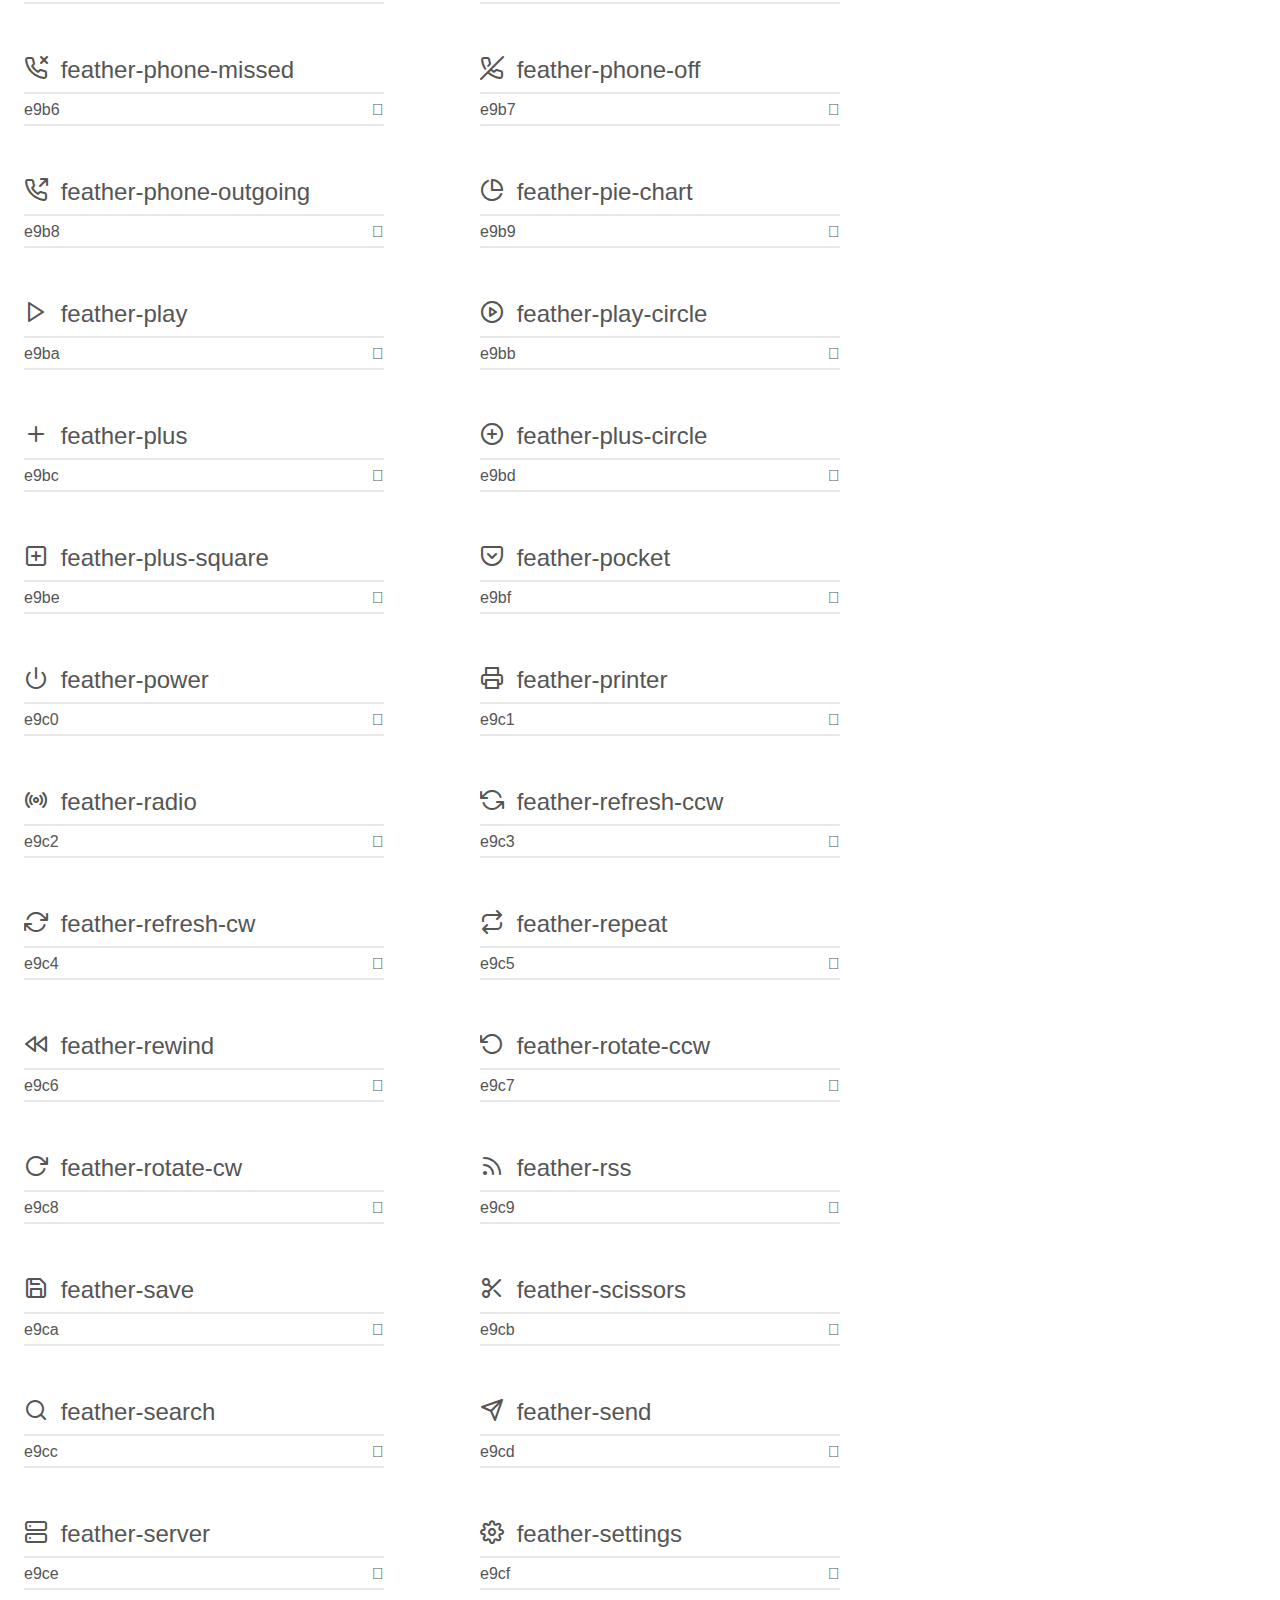
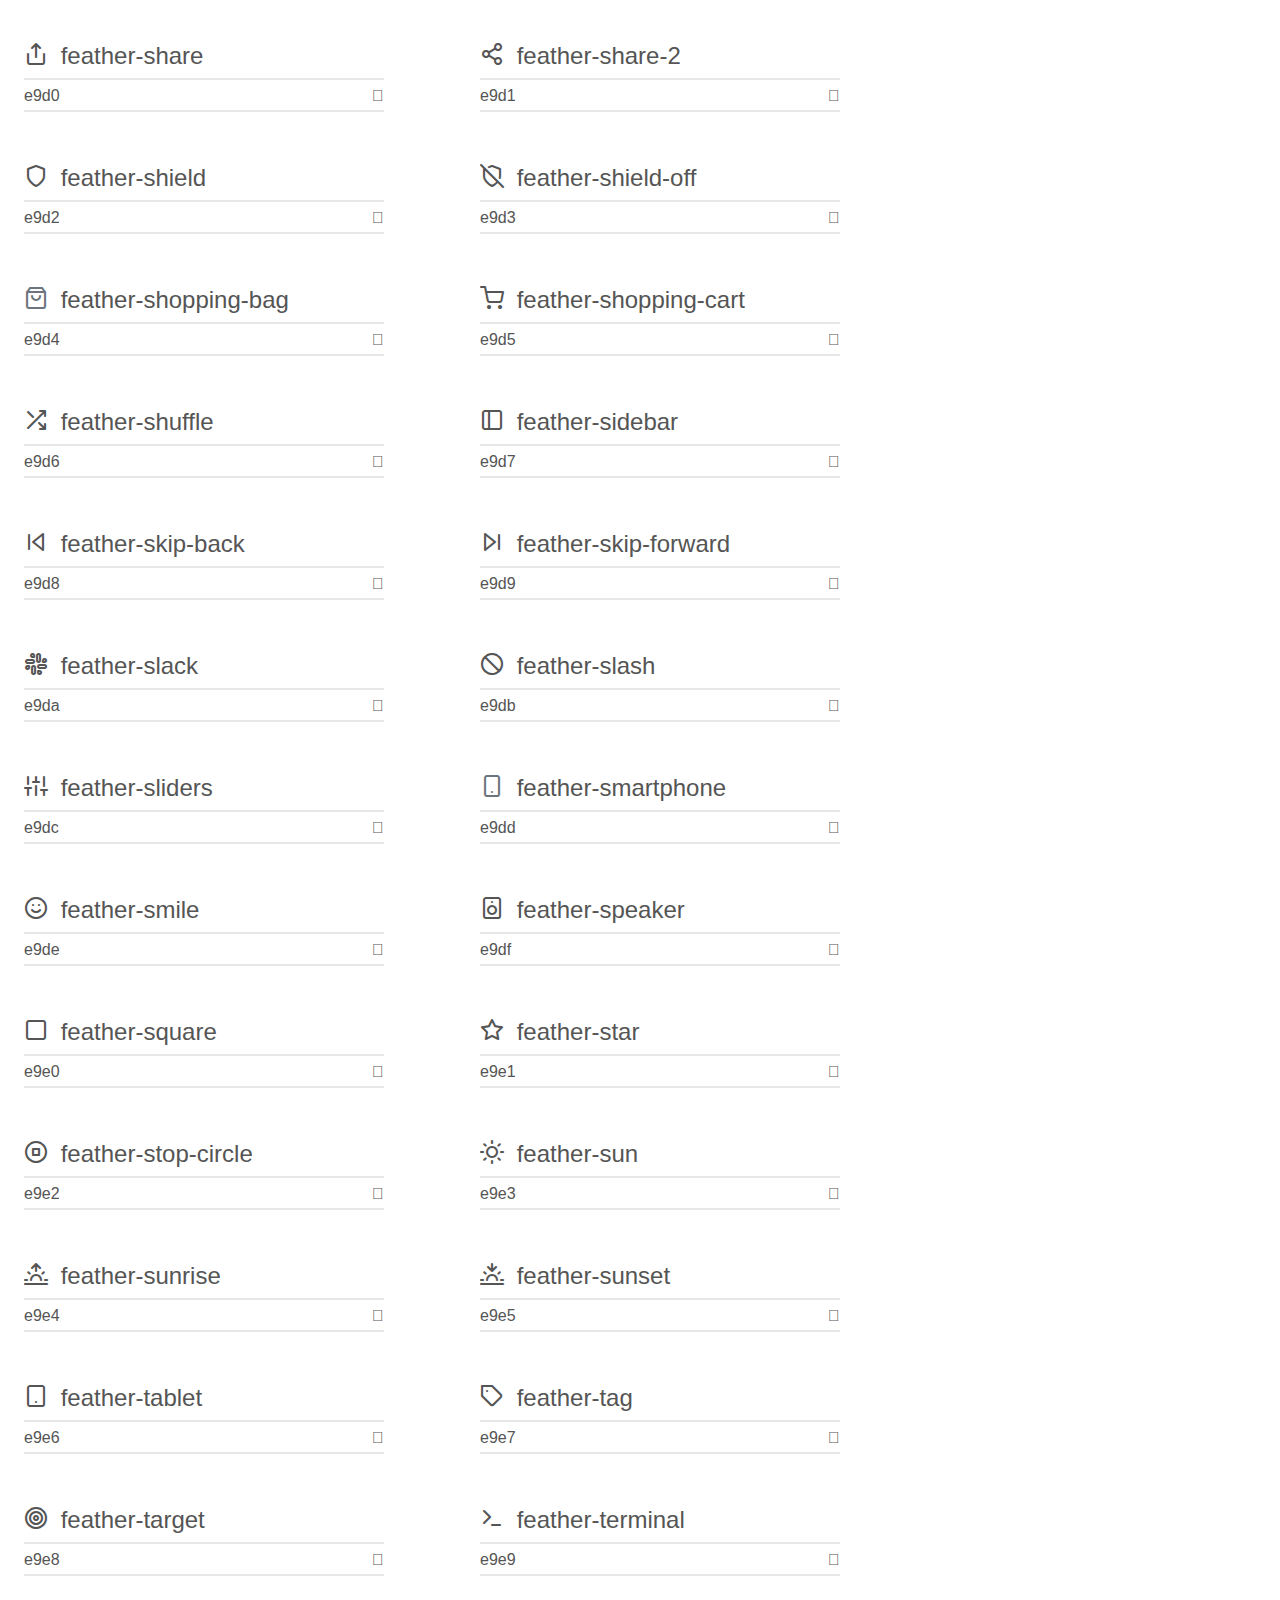
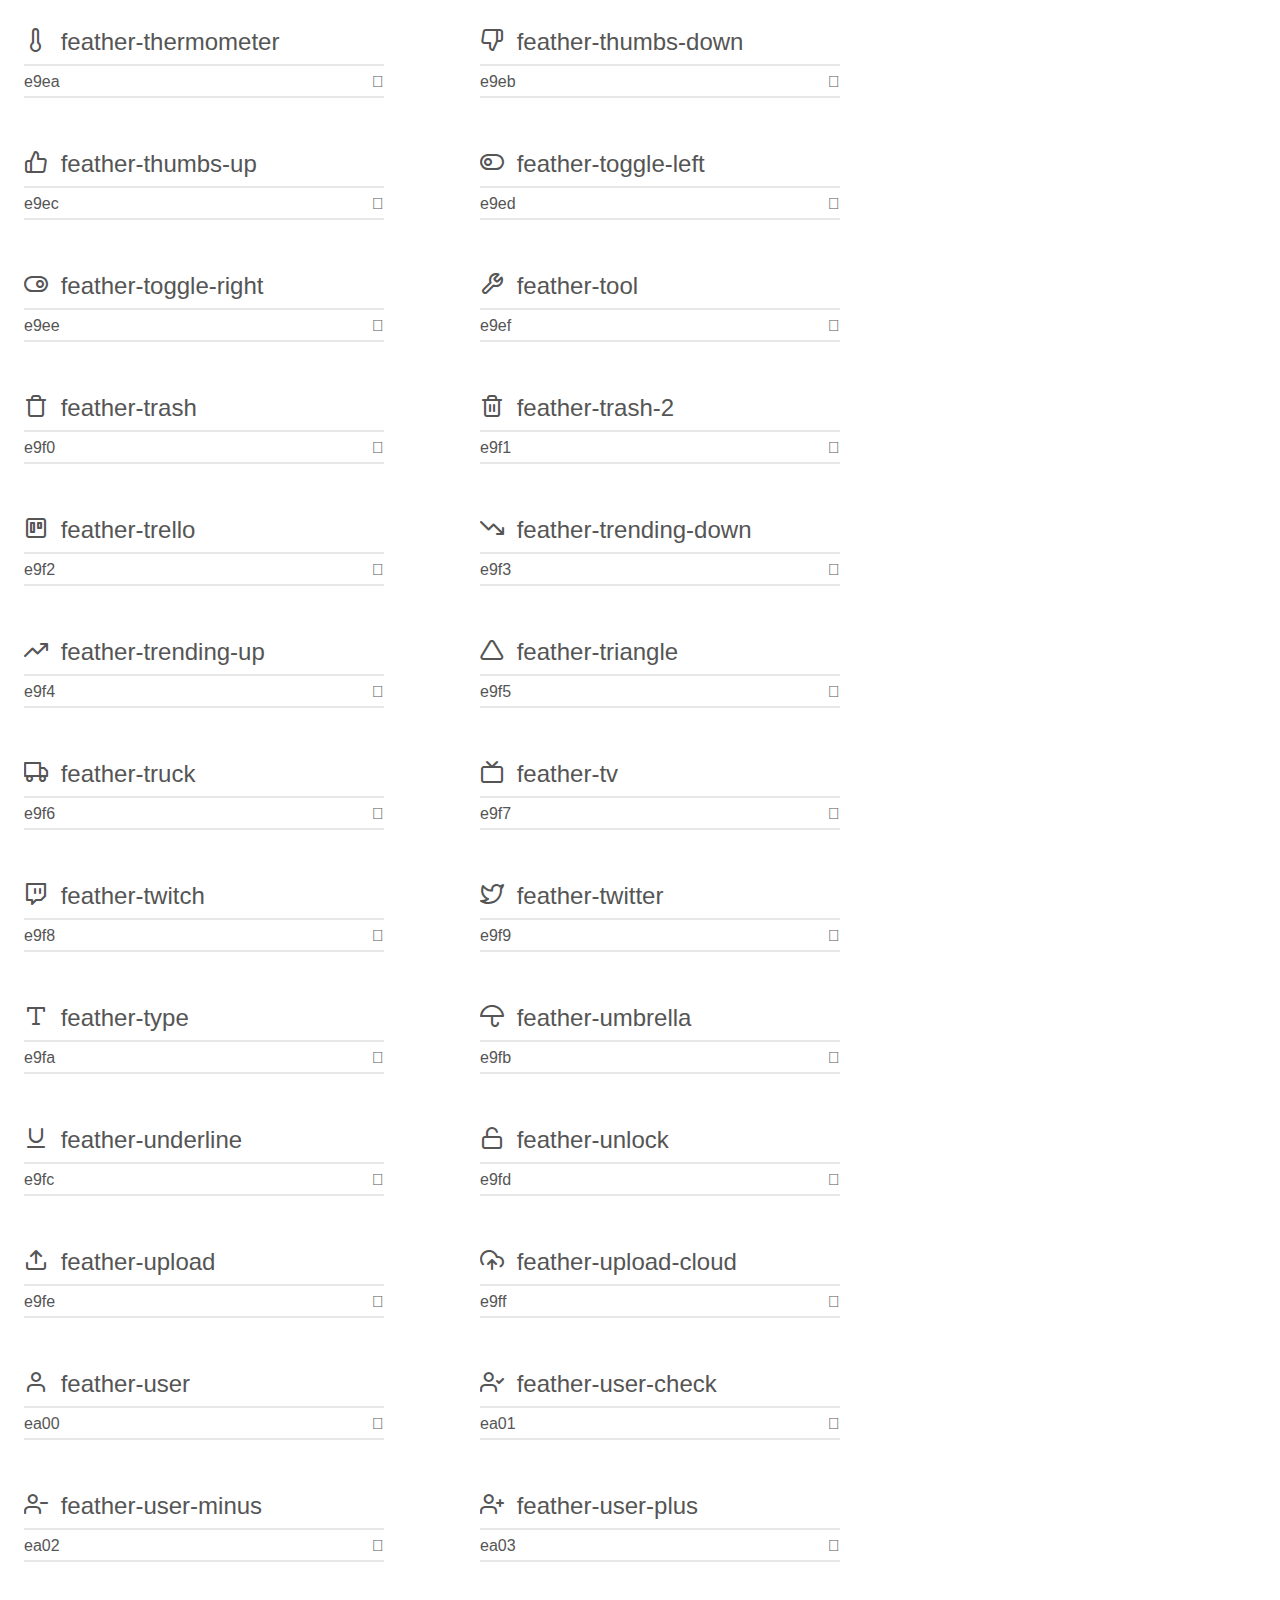
<file: fonts/feather/demo.html>
<!doctype html>
<html>
<head>
    <meta charset="utf-8">
    <title>IcoMoon Demo</title>
    <meta name="description" content="An Icon Font Generated By IcoMoon.io">
    <meta name="viewport" content="width=device-width, initial-scale=1">
    <link rel="stylesheet" href="demo-files/demo.css">
    <link rel="stylesheet" href="style.css"></head>
<body>
    <div class="bgc1 clearfix">
        <h1 class="mhmm mvm"><span class="fgc1">Font Name:</span> feather <small class="fgc1">(Glyphs:&nbsp;282)</small></h1>
    </div>
    <div class="clearfix mhl ptl">
        <h1 class="mvm mtn fgc1">Grid Size: 24</h1>
        <div class="glyph fs1">
            <div class="clearfix bshadow0 pbs">
                <span class="feather-activity"></span>
                <span class="mls"> feather-activity</span>
            </div>
            <fieldset class="fs0 size1of1 clearfix hidden-false">
                <input type="text" readonly value="e900" class="unit size1of2" />
                <input type="text" maxlength="1" readonly value="&#xe900;" class="unitRight size1of2 talign-right" />
            </fieldset>
            <div class="fs0 bshadow0 clearfix hidden-true">
                <span class="unit pvs fgc1">liga: </span>
                <input type="text" readonly value="" class="liga unitRight" />
            </div>
        </div>
        <div class="glyph fs1">
            <div class="clearfix bshadow0 pbs">
                <span class="feather-airplay"></span>
                <span class="mls"> feather-airplay</span>
            </div>
            <fieldset class="fs0 size1of1 clearfix hidden-false">
                <input type="text" readonly value="e901" class="unit size1of2" />
                <input type="text" maxlength="1" readonly value="&#xe901;" class="unitRight size1of2 talign-right" />
            </fieldset>
            <div class="fs0 bshadow0 clearfix hidden-true">
                <span class="unit pvs fgc1">liga: </span>
                <input type="text" readonly value="" class="liga unitRight" />
            </div>
        </div>
        <div class="glyph fs1">
            <div class="clearfix bshadow0 pbs">
                <span class="feather-alert-circle"></span>
                <span class="mls"> feather-alert-circle</span>
            </div>
            <fieldset class="fs0 size1of1 clearfix hidden-false">
                <input type="text" readonly value="e902" class="unit size1of2" />
                <input type="text" maxlength="1" readonly value="&#xe902;" class="unitRight size1of2 talign-right" />
            </fieldset>
            <div class="fs0 bshadow0 clearfix hidden-true">
                <span class="unit pvs fgc1">liga: </span>
                <input type="text" readonly value="" class="liga unitRight" />
            </div>
        </div>
        <div class="glyph fs1">
            <div class="clearfix bshadow0 pbs">
                <span class="feather-alert-octagon"></span>
                <span class="mls"> feather-alert-octagon</span>
            </div>
            <fieldset class="fs0 size1of1 clearfix hidden-false">
                <input type="text" readonly value="e903" class="unit size1of2" />
                <input type="text" maxlength="1" readonly value="&#xe903;" class="unitRight size1of2 talign-right" />
            </fieldset>
            <div class="fs0 bshadow0 clearfix hidden-true">
                <span class="unit pvs fgc1">liga: </span>
                <input type="text" readonly value="" class="liga unitRight" />
            </div>
        </div>
        <div class="glyph fs1">
            <div class="clearfix bshadow0 pbs">
                <span class="feather-alert-triangle"></span>
                <span class="mls"> feather-alert-triangle</span>
            </div>
            <fieldset class="fs0 size1of1 clearfix hidden-false">
                <input type="text" readonly value="e904" class="unit size1of2" />
                <input type="text" maxlength="1" readonly value="&#xe904;" class="unitRight size1of2 talign-right" />
            </fieldset>
            <div class="fs0 bshadow0 clearfix hidden-true">
                <span class="unit pvs fgc1">liga: </span>
                <input type="text" readonly value="" class="liga unitRight" />
            </div>
        </div>
        <div class="glyph fs1">
            <div class="clearfix bshadow0 pbs">
                <span class="feather-align-center"></span>
                <span class="mls"> feather-align-center</span>
            </div>
            <fieldset class="fs0 size1of1 clearfix hidden-false">
                <input type="text" readonly value="e905" class="unit size1of2" />
                <input type="text" maxlength="1" readonly value="&#xe905;" class="unitRight size1of2 talign-right" />
            </fieldset>
            <div class="fs0 bshadow0 clearfix hidden-true">
                <span class="unit pvs fgc1">liga: </span>
                <input type="text" readonly value="" class="liga unitRight" />
            </div>
        </div>
        <div class="glyph fs1">
            <div class="clearfix bshadow0 pbs">
                <span class="feather-align-justify"></span>
                <span class="mls"> feather-align-justify</span>
            </div>
            <fieldset class="fs0 size1of1 clearfix hidden-false">
                <input type="text" readonly value="e906" class="unit size1of2" />
                <input type="text" maxlength="1" readonly value="&#xe906;" class="unitRight size1of2 talign-right" />
            </fieldset>
            <div class="fs0 bshadow0 clearfix hidden-true">
                <span class="unit pvs fgc1">liga: </span>
                <input type="text" readonly value="" class="liga unitRight" />
            </div>
        </div>
        <div class="glyph fs1">
            <div class="clearfix bshadow0 pbs">
                <span class="feather-align-left"></span>
                <span class="mls"> feather-align-left</span>
            </div>
            <fieldset class="fs0 size1of1 clearfix hidden-false">
                <input type="text" readonly value="e907" class="unit size1of2" />
                <input type="text" maxlength="1" readonly value="&#xe907;" class="unitRight size1of2 talign-right" />
            </fieldset>
            <div class="fs0 bshadow0 clearfix hidden-true">
                <span class="unit pvs fgc1">liga: </span>
                <input type="text" readonly value="" class="liga unitRight" />
            </div>
        </div>
        <div class="glyph fs1">
            <div class="clearfix bshadow0 pbs">
                <span class="feather-align-right"></span>
                <span class="mls"> feather-align-right</span>
            </div>
            <fieldset class="fs0 size1of1 clearfix hidden-false">
                <input type="text" readonly value="e908" class="unit size1of2" />
                <input type="text" maxlength="1" readonly value="&#xe908;" class="unitRight size1of2 talign-right" />
            </fieldset>
            <div class="fs0 bshadow0 clearfix hidden-true">
                <span class="unit pvs fgc1">liga: </span>
                <input type="text" readonly value="" class="liga unitRight" />
            </div>
        </div>
        <div class="glyph fs1">
            <div class="clearfix bshadow0 pbs">
                <span class="feather-anchor"></span>
                <span class="mls"> feather-anchor</span>
            </div>
            <fieldset class="fs0 size1of1 clearfix hidden-false">
                <input type="text" readonly value="e909" class="unit size1of2" />
                <input type="text" maxlength="1" readonly value="&#xe909;" class="unitRight size1of2 talign-right" />
            </fieldset>
            <div class="fs0 bshadow0 clearfix hidden-true">
                <span class="unit pvs fgc1">liga: </span>
                <input type="text" readonly value="" class="liga unitRight" />
            </div>
        </div>
        <div class="glyph fs1">
            <div class="clearfix bshadow0 pbs">
                <span class="feather-aperture"></span>
                <span class="mls"> feather-aperture</span>
            </div>
            <fieldset class="fs0 size1of1 clearfix hidden-false">
                <input type="text" readonly value="e90a" class="unit size1of2" />
                <input type="text" maxlength="1" readonly value="&#xe90a;" class="unitRight size1of2 talign-right" />
            </fieldset>
            <div class="fs0 bshadow0 clearfix hidden-true">
                <span class="unit pvs fgc1">liga: </span>
                <input type="text" readonly value="" class="liga unitRight" />
            </div>
        </div>
        <div class="glyph fs1">
            <div class="clearfix bshadow0 pbs">
                <span class="feather-archive"></span>
                <span class="mls"> feather-archive</span>
            </div>
            <fieldset class="fs0 size1of1 clearfix hidden-false">
                <input type="text" readonly value="e90b" class="unit size1of2" />
                <input type="text" maxlength="1" readonly value="&#xe90b;" class="unitRight size1of2 talign-right" />
            </fieldset>
            <div class="fs0 bshadow0 clearfix hidden-true">
                <span class="unit pvs fgc1">liga: </span>
                <input type="text" readonly value="" class="liga unitRight" />
            </div>
        </div>
        <div class="glyph fs1">
            <div class="clearfix bshadow0 pbs">
                <span class="feather-arrow-down"></span>
                <span class="mls"> feather-arrow-down</span>
            </div>
            <fieldset class="fs0 size1of1 clearfix hidden-false">
                <input type="text" readonly value="e90c" class="unit size1of2" />
                <input type="text" maxlength="1" readonly value="&#xe90c;" class="unitRight size1of2 talign-right" />
            </fieldset>
            <div class="fs0 bshadow0 clearfix hidden-true">
                <span class="unit pvs fgc1">liga: </span>
                <input type="text" readonly value="" class="liga unitRight" />
            </div>
        </div>
        <div class="glyph fs1">
            <div class="clearfix bshadow0 pbs">
                <span class="feather-arrow-down-circle"></span>
                <span class="mls"> feather-arrow-down-circle</span>
            </div>
            <fieldset class="fs0 size1of1 clearfix hidden-false">
                <input type="text" readonly value="e90d" class="unit size1of2" />
                <input type="text" maxlength="1" readonly value="&#xe90d;" class="unitRight size1of2 talign-right" />
            </fieldset>
            <div class="fs0 bshadow0 clearfix hidden-true">
                <span class="unit pvs fgc1">liga: </span>
                <input type="text" readonly value="" class="liga unitRight" />
            </div>
        </div>
        <div class="glyph fs1">
            <div class="clearfix bshadow0 pbs">
                <span class="feather-arrow-down-left"></span>
                <span class="mls"> feather-arrow-down-left</span>
            </div>
            <fieldset class="fs0 size1of1 clearfix hidden-false">
                <input type="text" readonly value="e90e" class="unit size1of2" />
                <input type="text" maxlength="1" readonly value="&#xe90e;" class="unitRight size1of2 talign-right" />
            </fieldset>
            <div class="fs0 bshadow0 clearfix hidden-true">
                <span class="unit pvs fgc1">liga: </span>
                <input type="text" readonly value="" class="liga unitRight" />
            </div>
        </div>
        <div class="glyph fs1">
            <div class="clearfix bshadow0 pbs">
                <span class="feather-arrow-down-right"></span>
                <span class="mls"> feather-arrow-down-right</span>
            </div>
            <fieldset class="fs0 size1of1 clearfix hidden-false">
                <input type="text" readonly value="e90f" class="unit size1of2" />
                <input type="text" maxlength="1" readonly value="&#xe90f;" class="unitRight size1of2 talign-right" />
            </fieldset>
            <div class="fs0 bshadow0 clearfix hidden-true">
                <span class="unit pvs fgc1">liga: </span>
                <input type="text" readonly value="" class="liga unitRight" />
            </div>
        </div>
        <div class="glyph fs1">
            <div class="clearfix bshadow0 pbs">
                <span class="feather-arrow-left"></span>
                <span class="mls"> feather-arrow-left</span>
            </div>
            <fieldset class="fs0 size1of1 clearfix hidden-false">
                <input type="text" readonly value="e910" class="unit size1of2" />
                <input type="text" maxlength="1" readonly value="&#xe910;" class="unitRight size1of2 talign-right" />
            </fieldset>
            <div class="fs0 bshadow0 clearfix hidden-true">
                <span class="unit pvs fgc1">liga: </span>
                <input type="text" readonly value="" class="liga unitRight" />
            </div>
        </div>
        <div class="glyph fs1">
            <div class="clearfix bshadow0 pbs">
                <span class="feather-arrow-left-circle"></span>
                <span class="mls"> feather-arrow-left-circle</span>
            </div>
            <fieldset class="fs0 size1of1 clearfix hidden-false">
                <input type="text" readonly value="e911" class="unit size1of2" />
                <input type="text" maxlength="1" readonly value="&#xe911;" class="unitRight size1of2 talign-right" />
            </fieldset>
            <div class="fs0 bshadow0 clearfix hidden-true">
                <span class="unit pvs fgc1">liga: </span>
                <input type="text" readonly value="" class="liga unitRight" />
            </div>
        </div>
        <div class="glyph fs1">
            <div class="clearfix bshadow0 pbs">
                <span class="feather-arrow-right"></span>
                <span class="mls"> feather-arrow-right</span>
            </div>
            <fieldset class="fs0 size1of1 clearfix hidden-false">
                <input type="text" readonly value="e912" class="unit size1of2" />
                <input type="text" maxlength="1" readonly value="&#xe912;" class="unitRight size1of2 talign-right" />
            </fieldset>
            <div class="fs0 bshadow0 clearfix hidden-true">
                <span class="unit pvs fgc1">liga: </span>
                <input type="text" readonly value="" class="liga unitRight" />
            </div>
        </div>
        <div class="glyph fs1">
            <div class="clearfix bshadow0 pbs">
                <span class="feather-arrow-right-circle"></span>
                <span class="mls"> feather-arrow-right-circle</span>
            </div>
            <fieldset class="fs0 size1of1 clearfix hidden-false">
                <input type="text" readonly value="e913" class="unit size1of2" />
                <input type="text" maxlength="1" readonly value="&#xe913;" class="unitRight size1of2 talign-right" />
            </fieldset>
            <div class="fs0 bshadow0 clearfix hidden-true">
                <span class="unit pvs fgc1">liga: </span>
                <input type="text" readonly value="" class="liga unitRight" />
            </div>
        </div>
        <div class="glyph fs1">
            <div class="clearfix bshadow0 pbs">
                <span class="feather-arrow-up"></span>
                <span class="mls"> feather-arrow-up</span>
            </div>
            <fieldset class="fs0 size1of1 clearfix hidden-false">
                <input type="text" readonly value="e914" class="unit size1of2" />
                <input type="text" maxlength="1" readonly value="&#xe914;" class="unitRight size1of2 talign-right" />
            </fieldset>
            <div class="fs0 bshadow0 clearfix hidden-true">
                <span class="unit pvs fgc1">liga: </span>
                <input type="text" readonly value="" class="liga unitRight" />
            </div>
        </div>
        <div class="glyph fs1">
            <div class="clearfix bshadow0 pbs">
                <span class="feather-arrow-up-circle"></span>
                <span class="mls"> feather-arrow-up-circle</span>
            </div>
            <fieldset class="fs0 size1of1 clearfix hidden-false">
                <input type="text" readonly value="e915" class="unit size1of2" />
                <input type="text" maxlength="1" readonly value="&#xe915;" class="unitRight size1of2 talign-right" />
            </fieldset>
            <div class="fs0 bshadow0 clearfix hidden-true">
                <span class="unit pvs fgc1">liga: </span>
                <input type="text" readonly value="" class="liga unitRight" />
            </div>
        </div>
        <div class="glyph fs1">
            <div class="clearfix bshadow0 pbs">
                <span class="feather-arrow-up-left"></span>
                <span class="mls"> feather-arrow-up-left</span>
            </div>
            <fieldset class="fs0 size1of1 clearfix hidden-false">
                <input type="text" readonly value="e916" class="unit size1of2" />
                <input type="text" maxlength="1" readonly value="&#xe916;" class="unitRight size1of2 talign-right" />
            </fieldset>
            <div class="fs0 bshadow0 clearfix hidden-true">
                <span class="unit pvs fgc1">liga: </span>
                <input type="text" readonly value="" class="liga unitRight" />
            </div>
        </div>
        <div class="glyph fs1">
            <div class="clearfix bshadow0 pbs">
                <span class="feather-arrow-up-right"></span>
                <span class="mls"> feather-arrow-up-right</span>
            </div>
            <fieldset class="fs0 size1of1 clearfix hidden-false">
                <input type="text" readonly value="e917" class="unit size1of2" />
                <input type="text" maxlength="1" readonly value="&#xe917;" class="unitRight size1of2 talign-right" />
            </fieldset>
            <div class="fs0 bshadow0 clearfix hidden-true">
                <span class="unit pvs fgc1">liga: </span>
                <input type="text" readonly value="" class="liga unitRight" />
            </div>
        </div>
        <div class="glyph fs1">
            <div class="clearfix bshadow0 pbs">
                <span class="feather-at-sign"></span>
                <span class="mls"> feather-at-sign</span>
            </div>
            <fieldset class="fs0 size1of1 clearfix hidden-false">
                <input type="text" readonly value="e918" class="unit size1of2" />
                <input type="text" maxlength="1" readonly value="&#xe918;" class="unitRight size1of2 talign-right" />
            </fieldset>
            <div class="fs0 bshadow0 clearfix hidden-true">
                <span class="unit pvs fgc1">liga: </span>
                <input type="text" readonly value="" class="liga unitRight" />
            </div>
        </div>
        <div class="glyph fs1">
            <div class="clearfix bshadow0 pbs">
                <span class="feather-award"></span>
                <span class="mls"> feather-award</span>
            </div>
            <fieldset class="fs0 size1of1 clearfix hidden-false">
                <input type="text" readonly value="e919" class="unit size1of2" />
                <input type="text" maxlength="1" readonly value="&#xe919;" class="unitRight size1of2 talign-right" />
            </fieldset>
            <div class="fs0 bshadow0 clearfix hidden-true">
                <span class="unit pvs fgc1">liga: </span>
                <input type="text" readonly value="" class="liga unitRight" />
            </div>
        </div>
        <div class="glyph fs1">
            <div class="clearfix bshadow0 pbs">
                <span class="feather-bar-chart"></span>
                <span class="mls"> feather-bar-chart</span>
            </div>
            <fieldset class="fs0 size1of1 clearfix hidden-false">
                <input type="text" readonly value="e91a" class="unit size1of2" />
                <input type="text" maxlength="1" readonly value="&#xe91a;" class="unitRight size1of2 talign-right" />
            </fieldset>
            <div class="fs0 bshadow0 clearfix hidden-true">
                <span class="unit pvs fgc1">liga: </span>
                <input type="text" readonly value="" class="liga unitRight" />
            </div>
        </div>
        <div class="glyph fs1">
            <div class="clearfix bshadow0 pbs">
                <span class="feather-bar-chart-2"></span>
                <span class="mls"> feather-bar-chart-2</span>
            </div>
            <fieldset class="fs0 size1of1 clearfix hidden-false">
                <input type="text" readonly value="e91b" class="unit size1of2" />
                <input type="text" maxlength="1" readonly value="&#xe91b;" class="unitRight size1of2 talign-right" />
            </fieldset>
            <div class="fs0 bshadow0 clearfix hidden-true">
                <span class="unit pvs fgc1">liga: </span>
                <input type="text" readonly value="" class="liga unitRight" />
            </div>
        </div>
        <div class="glyph fs1">
            <div class="clearfix bshadow0 pbs">
                <span class="feather-battery"></span>
                <span class="mls"> feather-battery</span>
            </div>
            <fieldset class="fs0 size1of1 clearfix hidden-false">
                <input type="text" readonly value="e91c" class="unit size1of2" />
                <input type="text" maxlength="1" readonly value="&#xe91c;" class="unitRight size1of2 talign-right" />
            </fieldset>
            <div class="fs0 bshadow0 clearfix hidden-true">
                <span class="unit pvs fgc1">liga: </span>
                <input type="text" readonly value="" class="liga unitRight" />
            </div>
        </div>
        <div class="glyph fs1">
            <div class="clearfix bshadow0 pbs">
                <span class="feather-battery-charging"></span>
                <span class="mls"> feather-battery-charging</span>
            </div>
            <fieldset class="fs0 size1of1 clearfix hidden-false">
                <input type="text" readonly value="e91d" class="unit size1of2" />
                <input type="text" maxlength="1" readonly value="&#xe91d;" class="unitRight size1of2 talign-right" />
            </fieldset>
            <div class="fs0 bshadow0 clearfix hidden-true">
                <span class="unit pvs fgc1">liga: </span>
                <input type="text" readonly value="" class="liga unitRight" />
            </div>
        </div>
        <div class="glyph fs1">
            <div class="clearfix bshadow0 pbs">
                <span class="feather-bell"></span>
                <span class="mls"> feather-bell</span>
            </div>
            <fieldset class="fs0 size1of1 clearfix hidden-false">
                <input type="text" readonly value="e91e" class="unit size1of2" />
                <input type="text" maxlength="1" readonly value="&#xe91e;" class="unitRight size1of2 talign-right" />
            </fieldset>
            <div class="fs0 bshadow0 clearfix hidden-true">
                <span class="unit pvs fgc1">liga: </span>
                <input type="text" readonly value="" class="liga unitRight" />
            </div>
        </div>
        <div class="glyph fs1">
            <div class="clearfix bshadow0 pbs">
                <span class="feather-bell-off"></span>
                <span class="mls"> feather-bell-off</span>
            </div>
            <fieldset class="fs0 size1of1 clearfix hidden-false">
                <input type="text" readonly value="e91f" class="unit size1of2" />
                <input type="text" maxlength="1" readonly value="&#xe91f;" class="unitRight size1of2 talign-right" />
            </fieldset>
            <div class="fs0 bshadow0 clearfix hidden-true">
                <span class="unit pvs fgc1">liga: </span>
                <input type="text" readonly value="" class="liga unitRight" />
            </div>
        </div>
        <div class="glyph fs1">
            <div class="clearfix bshadow0 pbs">
                <span class="feather-bluetooth"></span>
                <span class="mls"> feather-bluetooth</span>
            </div>
            <fieldset class="fs0 size1of1 clearfix hidden-false">
                <input type="text" readonly value="e920" class="unit size1of2" />
                <input type="text" maxlength="1" readonly value="&#xe920;" class="unitRight size1of2 talign-right" />
            </fieldset>
            <div class="fs0 bshadow0 clearfix hidden-true">
                <span class="unit pvs fgc1">liga: </span>
                <input type="text" readonly value="" class="liga unitRight" />
            </div>
        </div>
        <div class="glyph fs1">
            <div class="clearfix bshadow0 pbs">
                <span class="feather-bold"></span>
                <span class="mls"> feather-bold</span>
            </div>
            <fieldset class="fs0 size1of1 clearfix hidden-false">
                <input type="text" readonly value="e921" class="unit size1of2" />
                <input type="text" maxlength="1" readonly value="&#xe921;" class="unitRight size1of2 talign-right" />
            </fieldset>
            <div class="fs0 bshadow0 clearfix hidden-true">
                <span class="unit pvs fgc1">liga: </span>
                <input type="text" readonly value="" class="liga unitRight" />
            </div>
        </div>
        <div class="glyph fs1">
            <div class="clearfix bshadow0 pbs">
                <span class="feather-book"></span>
                <span class="mls"> feather-book</span>
            </div>
            <fieldset class="fs0 size1of1 clearfix hidden-false">
                <input type="text" readonly value="e922" class="unit size1of2" />
                <input type="text" maxlength="1" readonly value="&#xe922;" class="unitRight size1of2 talign-right" />
            </fieldset>
            <div class="fs0 bshadow0 clearfix hidden-true">
                <span class="unit pvs fgc1">liga: </span>
                <input type="text" readonly value="" class="liga unitRight" />
            </div>
        </div>
        <div class="glyph fs1">
            <div class="clearfix bshadow0 pbs">
                <span class="feather-book-open"></span>
                <span class="mls"> feather-book-open</span>
            </div>
            <fieldset class="fs0 size1of1 clearfix hidden-false">
                <input type="text" readonly value="e923" class="unit size1of2" />
                <input type="text" maxlength="1" readonly value="&#xe923;" class="unitRight size1of2 talign-right" />
            </fieldset>
            <div class="fs0 bshadow0 clearfix hidden-true">
                <span class="unit pvs fgc1">liga: </span>
                <input type="text" readonly value="" class="liga unitRight" />
            </div>
        </div>
        <div class="glyph fs1">
            <div class="clearfix bshadow0 pbs">
                <span class="feather-bookmark"></span>
                <span class="mls"> feather-bookmark</span>
            </div>
            <fieldset class="fs0 size1of1 clearfix hidden-false">
                <input type="text" readonly value="e924" class="unit size1of2" />
                <input type="text" maxlength="1" readonly value="&#xe924;" class="unitRight size1of2 talign-right" />
            </fieldset>
            <div class="fs0 bshadow0 clearfix hidden-true">
                <span class="unit pvs fgc1">liga: </span>
                <input type="text" readonly value="" class="liga unitRight" />
            </div>
        </div>
        <div class="glyph fs1">
            <div class="clearfix bshadow0 pbs">
                <span class="feather-box"></span>
                <span class="mls"> feather-box</span>
            </div>
            <fieldset class="fs0 size1of1 clearfix hidden-false">
                <input type="text" readonly value="e925" class="unit size1of2" />
                <input type="text" maxlength="1" readonly value="&#xe925;" class="unitRight size1of2 talign-right" />
            </fieldset>
            <div class="fs0 bshadow0 clearfix hidden-true">
                <span class="unit pvs fgc1">liga: </span>
                <input type="text" readonly value="" class="liga unitRight" />
            </div>
        </div>
        <div class="glyph fs1">
            <div class="clearfix bshadow0 pbs">
                <span class="feather-briefcase"></span>
                <span class="mls"> feather-briefcase</span>
            </div>
            <fieldset class="fs0 size1of1 clearfix hidden-false">
                <input type="text" readonly value="e926" class="unit size1of2" />
                <input type="text" maxlength="1" readonly value="&#xe926;" class="unitRight size1of2 talign-right" />
            </fieldset>
            <div class="fs0 bshadow0 clearfix hidden-true">
                <span class="unit pvs fgc1">liga: </span>
                <input type="text" readonly value="" class="liga unitRight" />
            </div>
        </div>
        <div class="glyph fs1">
            <div class="clearfix bshadow0 pbs">
                <span class="feather-calendar"></span>
                <span class="mls"> feather-calendar</span>
            </div>
            <fieldset class="fs0 size1of1 clearfix hidden-false">
                <input type="text" readonly value="e927" class="unit size1of2" />
                <input type="text" maxlength="1" readonly value="&#xe927;" class="unitRight size1of2 talign-right" />
            </fieldset>
            <div class="fs0 bshadow0 clearfix hidden-true">
                <span class="unit pvs fgc1">liga: </span>
                <input type="text" readonly value="" class="liga unitRight" />
            </div>
        </div>
        <div class="glyph fs1">
            <div class="clearfix bshadow0 pbs">
                <span class="feather-camera"></span>
                <span class="mls"> feather-camera</span>
            </div>
            <fieldset class="fs0 size1of1 clearfix hidden-false">
                <input type="text" readonly value="e928" class="unit size1of2" />
                <input type="text" maxlength="1" readonly value="&#xe928;" class="unitRight size1of2 talign-right" />
            </fieldset>
            <div class="fs0 bshadow0 clearfix hidden-true">
                <span class="unit pvs fgc1">liga: </span>
                <input type="text" readonly value="" class="liga unitRight" />
            </div>
        </div>
        <div class="glyph fs1">
            <div class="clearfix bshadow0 pbs">
                <span class="feather-camera-off"></span>
                <span class="mls"> feather-camera-off</span>
            </div>
            <fieldset class="fs0 size1of1 clearfix hidden-false">
                <input type="text" readonly value="e929" class="unit size1of2" />
                <input type="text" maxlength="1" readonly value="&#xe929;" class="unitRight size1of2 talign-right" />
            </fieldset>
            <div class="fs0 bshadow0 clearfix hidden-true">
                <span class="unit pvs fgc1">liga: </span>
                <input type="text" readonly value="" class="liga unitRight" />
            </div>
        </div>
        <div class="glyph fs1">
            <div class="clearfix bshadow0 pbs">
                <span class="feather-cast"></span>
                <span class="mls"> feather-cast</span>
            </div>
            <fieldset class="fs0 size1of1 clearfix hidden-false">
                <input type="text" readonly value="e92a" class="unit size1of2" />
                <input type="text" maxlength="1" readonly value="&#xe92a;" class="unitRight size1of2 talign-right" />
            </fieldset>
            <div class="fs0 bshadow0 clearfix hidden-true">
                <span class="unit pvs fgc1">liga: </span>
                <input type="text" readonly value="" class="liga unitRight" />
            </div>
        </div>
        <div class="glyph fs1">
            <div class="clearfix bshadow0 pbs">
                <span class="feather-check"></span>
                <span class="mls"> feather-check</span>
            </div>
            <fieldset class="fs0 size1of1 clearfix hidden-false">
                <input type="text" readonly value="e92b" class="unit size1of2" />
                <input type="text" maxlength="1" readonly value="&#xe92b;" class="unitRight size1of2 talign-right" />
            </fieldset>
            <div class="fs0 bshadow0 clearfix hidden-true">
                <span class="unit pvs fgc1">liga: </span>
                <input type="text" readonly value="" class="liga unitRight" />
            </div>
        </div>
        <div class="glyph fs1">
            <div class="clearfix bshadow0 pbs">
                <span class="feather-check-circle"></span>
                <span class="mls"> feather-check-circle</span>
            </div>
            <fieldset class="fs0 size1of1 clearfix hidden-false">
                <input type="text" readonly value="e92c" class="unit size1of2" />
                <input type="text" maxlength="1" readonly value="&#xe92c;" class="unitRight size1of2 talign-right" />
            </fieldset>
            <div class="fs0 bshadow0 clearfix hidden-true">
                <span class="unit pvs fgc1">liga: </span>
                <input type="text" readonly value="" class="liga unitRight" />
            </div>
        </div>
        <div class="glyph fs1">
            <div class="clearfix bshadow0 pbs">
                <span class="feather-check-square"></span>
                <span class="mls"> feather-check-square</span>
            </div>
            <fieldset class="fs0 size1of1 clearfix hidden-false">
                <input type="text" readonly value="e92d" class="unit size1of2" />
                <input type="text" maxlength="1" readonly value="&#xe92d;" class="unitRight size1of2 talign-right" />
            </fieldset>
            <div class="fs0 bshadow0 clearfix hidden-true">
                <span class="unit pvs fgc1">liga: </span>
                <input type="text" readonly value="" class="liga unitRight" />
            </div>
        </div>
        <div class="glyph fs1">
            <div class="clearfix bshadow0 pbs">
                <span class="feather-chevron-down"></span>
                <span class="mls"> feather-chevron-down</span>
            </div>
            <fieldset class="fs0 size1of1 clearfix hidden-false">
                <input type="text" readonly value="e92e" class="unit size1of2" />
                <input type="text" maxlength="1" readonly value="&#xe92e;" class="unitRight size1of2 talign-right" />
            </fieldset>
            <div class="fs0 bshadow0 clearfix hidden-true">
                <span class="unit pvs fgc1">liga: </span>
                <input type="text" readonly value="" class="liga unitRight" />
            </div>
        </div>
        <div class="glyph fs1">
            <div class="clearfix bshadow0 pbs">
                <span class="feather-chevron-left"></span>
                <span class="mls"> feather-chevron-left</span>
            </div>
            <fieldset class="fs0 size1of1 clearfix hidden-false">
                <input type="text" readonly value="e92f" class="unit size1of2" />
                <input type="text" maxlength="1" readonly value="&#xe92f;" class="unitRight size1of2 talign-right" />
            </fieldset>
            <div class="fs0 bshadow0 clearfix hidden-true">
                <span class="unit pvs fgc1">liga: </span>
                <input type="text" readonly value="" class="liga unitRight" />
            </div>
        </div>
        <div class="glyph fs1">
            <div class="clearfix bshadow0 pbs">
                <span class="feather-chevron-right"></span>
                <span class="mls"> feather-chevron-right</span>
            </div>
            <fieldset class="fs0 size1of1 clearfix hidden-false">
                <input type="text" readonly value="e930" class="unit size1of2" />
                <input type="text" maxlength="1" readonly value="&#xe930;" class="unitRight size1of2 talign-right" />
            </fieldset>
            <div class="fs0 bshadow0 clearfix hidden-true">
                <span class="unit pvs fgc1">liga: </span>
                <input type="text" readonly value="" class="liga unitRight" />
            </div>
        </div>
        <div class="glyph fs1">
            <div class="clearfix bshadow0 pbs">
                <span class="feather-chevron-up"></span>
                <span class="mls"> feather-chevron-up</span>
            </div>
            <fieldset class="fs0 size1of1 clearfix hidden-false">
                <input type="text" readonly value="e931" class="unit size1of2" />
                <input type="text" maxlength="1" readonly value="&#xe931;" class="unitRight size1of2 talign-right" />
            </fieldset>
            <div class="fs0 bshadow0 clearfix hidden-true">
                <span class="unit pvs fgc1">liga: </span>
                <input type="text" readonly value="" class="liga unitRight" />
            </div>
        </div>
        <div class="glyph fs1">
            <div class="clearfix bshadow0 pbs">
                <span class="feather-chevrons-down"></span>
                <span class="mls"> feather-chevrons-down</span>
            </div>
            <fieldset class="fs0 size1of1 clearfix hidden-false">
                <input type="text" readonly value="e932" class="unit size1of2" />
                <input type="text" maxlength="1" readonly value="&#xe932;" class="unitRight size1of2 talign-right" />
            </fieldset>
            <div class="fs0 bshadow0 clearfix hidden-true">
                <span class="unit pvs fgc1">liga: </span>
                <input type="text" readonly value="" class="liga unitRight" />
            </div>
        </div>
        <div class="glyph fs1">
            <div class="clearfix bshadow0 pbs">
                <span class="feather-chevrons-left"></span>
                <span class="mls"> feather-chevrons-left</span>
            </div>
            <fieldset class="fs0 size1of1 clearfix hidden-false">
                <input type="text" readonly value="e933" class="unit size1of2" />
                <input type="text" maxlength="1" readonly value="&#xe933;" class="unitRight size1of2 talign-right" />
            </fieldset>
            <div class="fs0 bshadow0 clearfix hidden-true">
                <span class="unit pvs fgc1">liga: </span>
                <input type="text" readonly value="" class="liga unitRight" />
            </div>
        </div>
        <div class="glyph fs1">
            <div class="clearfix bshadow0 pbs">
                <span class="feather-chevrons-right"></span>
                <span class="mls"> feather-chevrons-right</span>
            </div>
            <fieldset class="fs0 size1of1 clearfix hidden-false">
                <input type="text" readonly value="e934" class="unit size1of2" />
                <input type="text" maxlength="1" readonly value="&#xe934;" class="unitRight size1of2 talign-right" />
            </fieldset>
            <div class="fs0 bshadow0 clearfix hidden-true">
                <span class="unit pvs fgc1">liga: </span>
                <input type="text" readonly value="" class="liga unitRight" />
            </div>
        </div>
        <div class="glyph fs1">
            <div class="clearfix bshadow0 pbs">
                <span class="feather-chevrons-up"></span>
                <span class="mls"> feather-chevrons-up</span>
            </div>
            <fieldset class="fs0 size1of1 clearfix hidden-false">
                <input type="text" readonly value="e935" class="unit size1of2" />
                <input type="text" maxlength="1" readonly value="&#xe935;" class="unitRight size1of2 talign-right" />
            </fieldset>
            <div class="fs0 bshadow0 clearfix hidden-true">
                <span class="unit pvs fgc1">liga: </span>
                <input type="text" readonly value="" class="liga unitRight" />
            </div>
        </div>
        <div class="glyph fs1">
            <div class="clearfix bshadow0 pbs">
                <span class="feather-chrome"></span>
                <span class="mls"> feather-chrome</span>
            </div>
            <fieldset class="fs0 size1of1 clearfix hidden-false">
                <input type="text" readonly value="e936" class="unit size1of2" />
                <input type="text" maxlength="1" readonly value="&#xe936;" class="unitRight size1of2 talign-right" />
            </fieldset>
            <div class="fs0 bshadow0 clearfix hidden-true">
                <span class="unit pvs fgc1">liga: </span>
                <input type="text" readonly value="" class="liga unitRight" />
            </div>
        </div>
        <div class="glyph fs1">
            <div class="clearfix bshadow0 pbs">
                <span class="feather-circle"></span>
                <span class="mls"> feather-circle</span>
            </div>
            <fieldset class="fs0 size1of1 clearfix hidden-false">
                <input type="text" readonly value="e937" class="unit size1of2" />
                <input type="text" maxlength="1" readonly value="&#xe937;" class="unitRight size1of2 talign-right" />
            </fieldset>
            <div class="fs0 bshadow0 clearfix hidden-true">
                <span class="unit pvs fgc1">liga: </span>
                <input type="text" readonly value="" class="liga unitRight" />
            </div>
        </div>
        <div class="glyph fs1">
            <div class="clearfix bshadow0 pbs">
                <span class="feather-clipboard"></span>
                <span class="mls"> feather-clipboard</span>
            </div>
            <fieldset class="fs0 size1of1 clearfix hidden-false">
                <input type="text" readonly value="e938" class="unit size1of2" />
                <input type="text" maxlength="1" readonly value="&#xe938;" class="unitRight size1of2 talign-right" />
            </fieldset>
            <div class="fs0 bshadow0 clearfix hidden-true">
                <span class="unit pvs fgc1">liga: </span>
                <input type="text" readonly value="" class="liga unitRight" />
            </div>
        </div>
        <div class="glyph fs1">
            <div class="clearfix bshadow0 pbs">
                <span class="feather-clock"></span>
                <span class="mls"> feather-clock</span>
            </div>
            <fieldset class="fs0 size1of1 clearfix hidden-false">
                <input type="text" readonly value="e939" class="unit size1of2" />
                <input type="text" maxlength="1" readonly value="&#xe939;" class="unitRight size1of2 talign-right" />
            </fieldset>
            <div class="fs0 bshadow0 clearfix hidden-true">
                <span class="unit pvs fgc1">liga: </span>
                <input type="text" readonly value="" class="liga unitRight" />
            </div>
        </div>
        <div class="glyph fs1">
            <div class="clearfix bshadow0 pbs">
                <span class="feather-cloud"></span>
                <span class="mls"> feather-cloud</span>
            </div>
            <fieldset class="fs0 size1of1 clearfix hidden-false">
                <input type="text" readonly value="e93a" class="unit size1of2" />
                <input type="text" maxlength="1" readonly value="&#xe93a;" class="unitRight size1of2 talign-right" />
            </fieldset>
            <div class="fs0 bshadow0 clearfix hidden-true">
                <span class="unit pvs fgc1">liga: </span>
                <input type="text" readonly value="" class="liga unitRight" />
            </div>
        </div>
        <div class="glyph fs1">
            <div class="clearfix bshadow0 pbs">
                <span class="feather-cloud-drizzle"></span>
                <span class="mls"> feather-cloud-drizzle</span>
            </div>
            <fieldset class="fs0 size1of1 clearfix hidden-false">
                <input type="text" readonly value="e93b" class="unit size1of2" />
                <input type="text" maxlength="1" readonly value="&#xe93b;" class="unitRight size1of2 talign-right" />
            </fieldset>
            <div class="fs0 bshadow0 clearfix hidden-true">
                <span class="unit pvs fgc1">liga: </span>
                <input type="text" readonly value="" class="liga unitRight" />
            </div>
        </div>
        <div class="glyph fs1">
            <div class="clearfix bshadow0 pbs">
                <span class="feather-cloud-lightning"></span>
                <span class="mls"> feather-cloud-lightning</span>
            </div>
            <fieldset class="fs0 size1of1 clearfix hidden-false">
                <input type="text" readonly value="e93c" class="unit size1of2" />
                <input type="text" maxlength="1" readonly value="&#xe93c;" class="unitRight size1of2 talign-right" />
            </fieldset>
            <div class="fs0 bshadow0 clearfix hidden-true">
                <span class="unit pvs fgc1">liga: </span>
                <input type="text" readonly value="" class="liga unitRight" />
            </div>
        </div>
        <div class="glyph fs1">
            <div class="clearfix bshadow0 pbs">
                <span class="feather-cloud-off"></span>
                <span class="mls"> feather-cloud-off</span>
            </div>
            <fieldset class="fs0 size1of1 clearfix hidden-false">
                <input type="text" readonly value="e93d" class="unit size1of2" />
                <input type="text" maxlength="1" readonly value="&#xe93d;" class="unitRight size1of2 talign-right" />
            </fieldset>
            <div class="fs0 bshadow0 clearfix hidden-true">
                <span class="unit pvs fgc1">liga: </span>
                <input type="text" readonly value="" class="liga unitRight" />
            </div>
        </div>
        <div class="glyph fs1">
            <div class="clearfix bshadow0 pbs">
                <span class="feather-cloud-rain"></span>
                <span class="mls"> feather-cloud-rain</span>
            </div>
            <fieldset class="fs0 size1of1 clearfix hidden-false">
                <input type="text" readonly value="e93e" class="unit size1of2" />
                <input type="text" maxlength="1" readonly value="&#xe93e;" class="unitRight size1of2 talign-right" />
            </fieldset>
            <div class="fs0 bshadow0 clearfix hidden-true">
                <span class="unit pvs fgc1">liga: </span>
                <input type="text" readonly value="" class="liga unitRight" />
            </div>
        </div>
        <div class="glyph fs1">
            <div class="clearfix bshadow0 pbs">
                <span class="feather-cloud-snow"></span>
                <span class="mls"> feather-cloud-snow</span>
            </div>
            <fieldset class="fs0 size1of1 clearfix hidden-false">
                <input type="text" readonly value="e93f" class="unit size1of2" />
                <input type="text" maxlength="1" readonly value="&#xe93f;" class="unitRight size1of2 talign-right" />
            </fieldset>
            <div class="fs0 bshadow0 clearfix hidden-true">
                <span class="unit pvs fgc1">liga: </span>
                <input type="text" readonly value="" class="liga unitRight" />
            </div>
        </div>
        <div class="glyph fs1">
            <div class="clearfix bshadow0 pbs">
                <span class="feather-code"></span>
                <span class="mls"> feather-code</span>
            </div>
            <fieldset class="fs0 size1of1 clearfix hidden-false">
                <input type="text" readonly value="e940" class="unit size1of2" />
                <input type="text" maxlength="1" readonly value="&#xe940;" class="unitRight size1of2 talign-right" />
            </fieldset>
            <div class="fs0 bshadow0 clearfix hidden-true">
                <span class="unit pvs fgc1">liga: </span>
                <input type="text" readonly value="" class="liga unitRight" />
            </div>
        </div>
        <div class="glyph fs1">
            <div class="clearfix bshadow0 pbs">
                <span class="feather-codepen"></span>
                <span class="mls"> feather-codepen</span>
            </div>
            <fieldset class="fs0 size1of1 clearfix hidden-false">
                <input type="text" readonly value="e941" class="unit size1of2" />
                <input type="text" maxlength="1" readonly value="&#xe941;" class="unitRight size1of2 talign-right" />
            </fieldset>
            <div class="fs0 bshadow0 clearfix hidden-true">
                <span class="unit pvs fgc1">liga: </span>
                <input type="text" readonly value="" class="liga unitRight" />
            </div>
        </div>
        <div class="glyph fs1">
            <div class="clearfix bshadow0 pbs">
                <span class="feather-codesandbox"></span>
                <span class="mls"> feather-codesandbox</span>
            </div>
            <fieldset class="fs0 size1of1 clearfix hidden-false">
                <input type="text" readonly value="e942" class="unit size1of2" />
                <input type="text" maxlength="1" readonly value="&#xe942;" class="unitRight size1of2 talign-right" />
            </fieldset>
            <div class="fs0 bshadow0 clearfix hidden-true">
                <span class="unit pvs fgc1">liga: </span>
                <input type="text" readonly value="" class="liga unitRight" />
            </div>
        </div>
        <div class="glyph fs1">
            <div class="clearfix bshadow0 pbs">
                <span class="feather-coffee"></span>
                <span class="mls"> feather-coffee</span>
            </div>
            <fieldset class="fs0 size1of1 clearfix hidden-false">
                <input type="text" readonly value="e943" class="unit size1of2" />
                <input type="text" maxlength="1" readonly value="&#xe943;" class="unitRight size1of2 talign-right" />
            </fieldset>
            <div class="fs0 bshadow0 clearfix hidden-true">
                <span class="unit pvs fgc1">liga: </span>
                <input type="text" readonly value="" class="liga unitRight" />
            </div>
        </div>
        <div class="glyph fs1">
            <div class="clearfix bshadow0 pbs">
                <span class="feather-columns"></span>
                <span class="mls"> feather-columns</span>
            </div>
            <fieldset class="fs0 size1of1 clearfix hidden-false">
                <input type="text" readonly value="e944" class="unit size1of2" />
                <input type="text" maxlength="1" readonly value="&#xe944;" class="unitRight size1of2 talign-right" />
            </fieldset>
            <div class="fs0 bshadow0 clearfix hidden-true">
                <span class="unit pvs fgc1">liga: </span>
                <input type="text" readonly value="" class="liga unitRight" />
            </div>
        </div>
        <div class="glyph fs1">
            <div class="clearfix bshadow0 pbs">
                <span class="feather-command"></span>
                <span class="mls"> feather-command</span>
            </div>
            <fieldset class="fs0 size1of1 clearfix hidden-false">
                <input type="text" readonly value="e945" class="unit size1of2" />
                <input type="text" maxlength="1" readonly value="&#xe945;" class="unitRight size1of2 talign-right" />
            </fieldset>
            <div class="fs0 bshadow0 clearfix hidden-true">
                <span class="unit pvs fgc1">liga: </span>
                <input type="text" readonly value="" class="liga unitRight" />
            </div>
        </div>
        <div class="glyph fs1">
            <div class="clearfix bshadow0 pbs">
                <span class="feather-compass"></span>
                <span class="mls"> feather-compass</span>
            </div>
            <fieldset class="fs0 size1of1 clearfix hidden-false">
                <input type="text" readonly value="e946" class="unit size1of2" />
                <input type="text" maxlength="1" readonly value="&#xe946;" class="unitRight size1of2 talign-right" />
            </fieldset>
            <div class="fs0 bshadow0 clearfix hidden-true">
                <span class="unit pvs fgc1">liga: </span>
                <input type="text" readonly value="" class="liga unitRight" />
            </div>
        </div>
        <div class="glyph fs1">
            <div class="clearfix bshadow0 pbs">
                <span class="feather-copy"></span>
                <span class="mls"> feather-copy</span>
            </div>
            <fieldset class="fs0 size1of1 clearfix hidden-false">
                <input type="text" readonly value="e947" class="unit size1of2" />
                <input type="text" maxlength="1" readonly value="&#xe947;" class="unitRight size1of2 talign-right" />
            </fieldset>
            <div class="fs0 bshadow0 clearfix hidden-true">
                <span class="unit pvs fgc1">liga: </span>
                <input type="text" readonly value="" class="liga unitRight" />
            </div>
        </div>
        <div class="glyph fs1">
            <div class="clearfix bshadow0 pbs">
                <span class="feather-corner-down-left"></span>
                <span class="mls"> feather-corner-down-left</span>
            </div>
            <fieldset class="fs0 size1of1 clearfix hidden-false">
                <input type="text" readonly value="e948" class="unit size1of2" />
                <input type="text" maxlength="1" readonly value="&#xe948;" class="unitRight size1of2 talign-right" />
            </fieldset>
            <div class="fs0 bshadow0 clearfix hidden-true">
                <span class="unit pvs fgc1">liga: </span>
                <input type="text" readonly value="" class="liga unitRight" />
            </div>
        </div>
        <div class="glyph fs1">
            <div class="clearfix bshadow0 pbs">
                <span class="feather-corner-down-right"></span>
                <span class="mls"> feather-corner-down-right</span>
            </div>
            <fieldset class="fs0 size1of1 clearfix hidden-false">
                <input type="text" readonly value="e949" class="unit size1of2" />
                <input type="text" maxlength="1" readonly value="&#xe949;" class="unitRight size1of2 talign-right" />
            </fieldset>
            <div class="fs0 bshadow0 clearfix hidden-true">
                <span class="unit pvs fgc1">liga: </span>
                <input type="text" readonly value="" class="liga unitRight" />
            </div>
        </div>
        <div class="glyph fs1">
            <div class="clearfix bshadow0 pbs">
                <span class="feather-corner-left-down"></span>
                <span class="mls"> feather-corner-left-down</span>
            </div>
            <fieldset class="fs0 size1of1 clearfix hidden-false">
                <input type="text" readonly value="e94a" class="unit size1of2" />
                <input type="text" maxlength="1" readonly value="&#xe94a;" class="unitRight size1of2 talign-right" />
            </fieldset>
            <div class="fs0 bshadow0 clearfix hidden-true">
                <span class="unit pvs fgc1">liga: </span>
                <input type="text" readonly value="" class="liga unitRight" />
            </div>
        </div>
        <div class="glyph fs1">
            <div class="clearfix bshadow0 pbs">
                <span class="feather-corner-left-up"></span>
                <span class="mls"> feather-corner-left-up</span>
            </div>
            <fieldset class="fs0 size1of1 clearfix hidden-false">
                <input type="text" readonly value="e94b" class="unit size1of2" />
                <input type="text" maxlength="1" readonly value="&#xe94b;" class="unitRight size1of2 talign-right" />
            </fieldset>
            <div class="fs0 bshadow0 clearfix hidden-true">
                <span class="unit pvs fgc1">liga: </span>
                <input type="text" readonly value="" class="liga unitRight" />
            </div>
        </div>
        <div class="glyph fs1">
            <div class="clearfix bshadow0 pbs">
                <span class="feather-corner-right-down"></span>
                <span class="mls"> feather-corner-right-down</span>
            </div>
            <fieldset class="fs0 size1of1 clearfix hidden-false">
                <input type="text" readonly value="e94c" class="unit size1of2" />
                <input type="text" maxlength="1" readonly value="&#xe94c;" class="unitRight size1of2 talign-right" />
            </fieldset>
            <div class="fs0 bshadow0 clearfix hidden-true">
                <span class="unit pvs fgc1">liga: </span>
                <input type="text" readonly value="" class="liga unitRight" />
            </div>
        </div>
        <div class="glyph fs1">
            <div class="clearfix bshadow0 pbs">
                <span class="feather-corner-right-up"></span>
                <span class="mls"> feather-corner-right-up</span>
            </div>
            <fieldset class="fs0 size1of1 clearfix hidden-false">
                <input type="text" readonly value="e94d" class="unit size1of2" />
                <input type="text" maxlength="1" readonly value="&#xe94d;" class="unitRight size1of2 talign-right" />
            </fieldset>
            <div class="fs0 bshadow0 clearfix hidden-true">
                <span class="unit pvs fgc1">liga: </span>
                <input type="text" readonly value="" class="liga unitRight" />
            </div>
        </div>
        <div class="glyph fs1">
            <div class="clearfix bshadow0 pbs">
                <span class="feather-corner-up-left"></span>
                <span class="mls"> feather-corner-up-left</span>
            </div>
            <fieldset class="fs0 size1of1 clearfix hidden-false">
                <input type="text" readonly value="e94e" class="unit size1of2" />
                <input type="text" maxlength="1" readonly value="&#xe94e;" class="unitRight size1of2 talign-right" />
            </fieldset>
            <div class="fs0 bshadow0 clearfix hidden-true">
                <span class="unit pvs fgc1">liga: </span>
                <input type="text" readonly value="" class="liga unitRight" />
            </div>
        </div>
        <div class="glyph fs1">
            <div class="clearfix bshadow0 pbs">
                <span class="feather-corner-up-right"></span>
                <span class="mls"> feather-corner-up-right</span>
            </div>
            <fieldset class="fs0 size1of1 clearfix hidden-false">
                <input type="text" readonly value="e94f" class="unit size1of2" />
                <input type="text" maxlength="1" readonly value="&#xe94f;" class="unitRight size1of2 talign-right" />
            </fieldset>
            <div class="fs0 bshadow0 clearfix hidden-true">
                <span class="unit pvs fgc1">liga: </span>
                <input type="text" readonly value="" class="liga unitRight" />
            </div>
        </div>
        <div class="glyph fs1">
            <div class="clearfix bshadow0 pbs">
                <span class="feather-cpu"></span>
                <span class="mls"> feather-cpu</span>
            </div>
            <fieldset class="fs0 size1of1 clearfix hidden-false">
                <input type="text" readonly value="e950" class="unit size1of2" />
                <input type="text" maxlength="1" readonly value="&#xe950;" class="unitRight size1of2 talign-right" />
            </fieldset>
            <div class="fs0 bshadow0 clearfix hidden-true">
                <span class="unit pvs fgc1">liga: </span>
                <input type="text" readonly value="" class="liga unitRight" />
            </div>
        </div>
        <div class="glyph fs1">
            <div class="clearfix bshadow0 pbs">
                <span class="feather-credit-card"></span>
                <span class="mls"> feather-credit-card</span>
            </div>
            <fieldset class="fs0 size1of1 clearfix hidden-false">
                <input type="text" readonly value="e951" class="unit size1of2" />
                <input type="text" maxlength="1" readonly value="&#xe951;" class="unitRight size1of2 talign-right" />
            </fieldset>
            <div class="fs0 bshadow0 clearfix hidden-true">
                <span class="unit pvs fgc1">liga: </span>
                <input type="text" readonly value="" class="liga unitRight" />
            </div>
        </div>
        <div class="glyph fs1">
            <div class="clearfix bshadow0 pbs">
                <span class="feather-crop"></span>
                <span class="mls"> feather-crop</span>
            </div>
            <fieldset class="fs0 size1of1 clearfix hidden-false">
                <input type="text" readonly value="e952" class="unit size1of2" />
                <input type="text" maxlength="1" readonly value="&#xe952;" class="unitRight size1of2 talign-right" />
            </fieldset>
            <div class="fs0 bshadow0 clearfix hidden-true">
                <span class="unit pvs fgc1">liga: </span>
                <input type="text" readonly value="" class="liga unitRight" />
            </div>
        </div>
        <div class="glyph fs1">
            <div class="clearfix bshadow0 pbs">
                <span class="feather-crosshair"></span>
                <span class="mls"> feather-crosshair</span>
            </div>
            <fieldset class="fs0 size1of1 clearfix hidden-false">
                <input type="text" readonly value="e953" class="unit size1of2" />
                <input type="text" maxlength="1" readonly value="&#xe953;" class="unitRight size1of2 talign-right" />
            </fieldset>
            <div class="fs0 bshadow0 clearfix hidden-true">
                <span class="unit pvs fgc1">liga: </span>
                <input type="text" readonly value="" class="liga unitRight" />
            </div>
        </div>
        <div class="glyph fs1">
            <div class="clearfix bshadow0 pbs">
                <span class="feather-database"></span>
                <span class="mls"> feather-database</span>
            </div>
            <fieldset class="fs0 size1of1 clearfix hidden-false">
                <input type="text" readonly value="e954" class="unit size1of2" />
                <input type="text" maxlength="1" readonly value="&#xe954;" class="unitRight size1of2 talign-right" />
            </fieldset>
            <div class="fs0 bshadow0 clearfix hidden-true">
                <span class="unit pvs fgc1">liga: </span>
                <input type="text" readonly value="" class="liga unitRight" />
            </div>
        </div>
        <div class="glyph fs1">
            <div class="clearfix bshadow0 pbs">
                <span class="feather-delete"></span>
                <span class="mls"> feather-delete</span>
            </div>
            <fieldset class="fs0 size1of1 clearfix hidden-false">
                <input type="text" readonly value="e955" class="unit size1of2" />
                <input type="text" maxlength="1" readonly value="&#xe955;" class="unitRight size1of2 talign-right" />
            </fieldset>
            <div class="fs0 bshadow0 clearfix hidden-true">
                <span class="unit pvs fgc1">liga: </span>
                <input type="text" readonly value="" class="liga unitRight" />
            </div>
        </div>
        <div class="glyph fs1">
            <div class="clearfix bshadow0 pbs">
                <span class="feather-disc"></span>
                <span class="mls"> feather-disc</span>
            </div>
            <fieldset class="fs0 size1of1 clearfix hidden-false">
                <input type="text" readonly value="e956" class="unit size1of2" />
                <input type="text" maxlength="1" readonly value="&#xe956;" class="unitRight size1of2 talign-right" />
            </fieldset>
            <div class="fs0 bshadow0 clearfix hidden-true">
                <span class="unit pvs fgc1">liga: </span>
                <input type="text" readonly value="" class="liga unitRight" />
            </div>
        </div>
        <div class="glyph fs1">
            <div class="clearfix bshadow0 pbs">
                <span class="feather-dollar-sign"></span>
                <span class="mls"> feather-dollar-sign</span>
            </div>
            <fieldset class="fs0 size1of1 clearfix hidden-false">
                <input type="text" readonly value="e957" class="unit size1of2" />
                <input type="text" maxlength="1" readonly value="&#xe957;" class="unitRight size1of2 talign-right" />
            </fieldset>
            <div class="fs0 bshadow0 clearfix hidden-true">
                <span class="unit pvs fgc1">liga: </span>
                <input type="text" readonly value="" class="liga unitRight" />
            </div>
        </div>
        <div class="glyph fs1">
            <div class="clearfix bshadow0 pbs">
                <span class="feather-download"></span>
                <span class="mls"> feather-download</span>
            </div>
            <fieldset class="fs0 size1of1 clearfix hidden-false">
                <input type="text" readonly value="e958" class="unit size1of2" />
                <input type="text" maxlength="1" readonly value="&#xe958;" class="unitRight size1of2 talign-right" />
            </fieldset>
            <div class="fs0 bshadow0 clearfix hidden-true">
                <span class="unit pvs fgc1">liga: </span>
                <input type="text" readonly value="" class="liga unitRight" />
            </div>
        </div>
        <div class="glyph fs1">
            <div class="clearfix bshadow0 pbs">
                <span class="feather-download-cloud"></span>
                <span class="mls"> feather-download-cloud</span>
            </div>
            <fieldset class="fs0 size1of1 clearfix hidden-false">
                <input type="text" readonly value="e959" class="unit size1of2" />
                <input type="text" maxlength="1" readonly value="&#xe959;" class="unitRight size1of2 talign-right" />
            </fieldset>
            <div class="fs0 bshadow0 clearfix hidden-true">
                <span class="unit pvs fgc1">liga: </span>
                <input type="text" readonly value="" class="liga unitRight" />
            </div>
        </div>
        <div class="glyph fs1">
            <div class="clearfix bshadow0 pbs">
                <span class="feather-droplet"></span>
                <span class="mls"> feather-droplet</span>
            </div>
            <fieldset class="fs0 size1of1 clearfix hidden-false">
                <input type="text" readonly value="e95a" class="unit size1of2" />
                <input type="text" maxlength="1" readonly value="&#xe95a;" class="unitRight size1of2 talign-right" />
            </fieldset>
            <div class="fs0 bshadow0 clearfix hidden-true">
                <span class="unit pvs fgc1">liga: </span>
                <input type="text" readonly value="" class="liga unitRight" />
            </div>
        </div>
        <div class="glyph fs1">
            <div class="clearfix bshadow0 pbs">
                <span class="feather-edit"></span>
                <span class="mls"> feather-edit</span>
            </div>
            <fieldset class="fs0 size1of1 clearfix hidden-false">
                <input type="text" readonly value="e95b" class="unit size1of2" />
                <input type="text" maxlength="1" readonly value="&#xe95b;" class="unitRight size1of2 talign-right" />
            </fieldset>
            <div class="fs0 bshadow0 clearfix hidden-true">
                <span class="unit pvs fgc1">liga: </span>
                <input type="text" readonly value="" class="liga unitRight" />
            </div>
        </div>
        <div class="glyph fs1">
            <div class="clearfix bshadow0 pbs">
                <span class="feather-edit-2"></span>
                <span class="mls"> feather-edit-2</span>
            </div>
            <fieldset class="fs0 size1of1 clearfix hidden-false">
                <input type="text" readonly value="e95c" class="unit size1of2" />
                <input type="text" maxlength="1" readonly value="&#xe95c;" class="unitRight size1of2 talign-right" />
            </fieldset>
            <div class="fs0 bshadow0 clearfix hidden-true">
                <span class="unit pvs fgc1">liga: </span>
                <input type="text" readonly value="" class="liga unitRight" />
            </div>
        </div>
        <div class="glyph fs1">
            <div class="clearfix bshadow0 pbs">
                <span class="feather-edit-3"></span>
                <span class="mls"> feather-edit-3</span>
            </div>
            <fieldset class="fs0 size1of1 clearfix hidden-false">
                <input type="text" readonly value="e95d" class="unit size1of2" />
                <input type="text" maxlength="1" readonly value="&#xe95d;" class="unitRight size1of2 talign-right" />
            </fieldset>
            <div class="fs0 bshadow0 clearfix hidden-true">
                <span class="unit pvs fgc1">liga: </span>
                <input type="text" readonly value="" class="liga unitRight" />
            </div>
        </div>
        <div class="glyph fs1">
            <div class="clearfix bshadow0 pbs">
                <span class="feather-external-link"></span>
                <span class="mls"> feather-external-link</span>
            </div>
            <fieldset class="fs0 size1of1 clearfix hidden-false">
                <input type="text" readonly value="e95e" class="unit size1of2" />
                <input type="text" maxlength="1" readonly value="&#xe95e;" class="unitRight size1of2 talign-right" />
            </fieldset>
            <div class="fs0 bshadow0 clearfix hidden-true">
                <span class="unit pvs fgc1">liga: </span>
                <input type="text" readonly value="" class="liga unitRight" />
            </div>
        </div>
        <div class="glyph fs1">
            <div class="clearfix bshadow0 pbs">
                <span class="feather-eye"></span>
                <span class="mls"> feather-eye</span>
            </div>
            <fieldset class="fs0 size1of1 clearfix hidden-false">
                <input type="text" readonly value="e95f" class="unit size1of2" />
                <input type="text" maxlength="1" readonly value="&#xe95f;" class="unitRight size1of2 talign-right" />
            </fieldset>
            <div class="fs0 bshadow0 clearfix hidden-true">
                <span class="unit pvs fgc1">liga: </span>
                <input type="text" readonly value="" class="liga unitRight" />
            </div>
        </div>
        <div class="glyph fs1">
            <div class="clearfix bshadow0 pbs">
                <span class="feather-eye-off"></span>
                <span class="mls"> feather-eye-off</span>
            </div>
            <fieldset class="fs0 size1of1 clearfix hidden-false">
                <input type="text" readonly value="e960" class="unit size1of2" />
                <input type="text" maxlength="1" readonly value="&#xe960;" class="unitRight size1of2 talign-right" />
            </fieldset>
            <div class="fs0 bshadow0 clearfix hidden-true">
                <span class="unit pvs fgc1">liga: </span>
                <input type="text" readonly value="" class="liga unitRight" />
            </div>
        </div>
        <div class="glyph fs1">
            <div class="clearfix bshadow0 pbs">
                <span class="feather-facebook"></span>
                <span class="mls"> feather-facebook</span>
            </div>
            <fieldset class="fs0 size1of1 clearfix hidden-false">
                <input type="text" readonly value="e961" class="unit size1of2" />
                <input type="text" maxlength="1" readonly value="&#xe961;" class="unitRight size1of2 talign-right" />
            </fieldset>
            <div class="fs0 bshadow0 clearfix hidden-true">
                <span class="unit pvs fgc1">liga: </span>
                <input type="text" readonly value="" class="liga unitRight" />
            </div>
        </div>
        <div class="glyph fs1">
            <div class="clearfix bshadow0 pbs">
                <span class="feather-fast-forward"></span>
                <span class="mls"> feather-fast-forward</span>
            </div>
            <fieldset class="fs0 size1of1 clearfix hidden-false">
                <input type="text" readonly value="e962" class="unit size1of2" />
                <input type="text" maxlength="1" readonly value="&#xe962;" class="unitRight size1of2 talign-right" />
            </fieldset>
            <div class="fs0 bshadow0 clearfix hidden-true">
                <span class="unit pvs fgc1">liga: </span>
                <input type="text" readonly value="" class="liga unitRight" />
            </div>
        </div>
        <div class="glyph fs1">
            <div class="clearfix bshadow0 pbs">
                <span class="feather-feather"></span>
                <span class="mls"> feather-feather</span>
            </div>
            <fieldset class="fs0 size1of1 clearfix hidden-false">
                <input type="text" readonly value="e963" class="unit size1of2" />
                <input type="text" maxlength="1" readonly value="&#xe963;" class="unitRight size1of2 talign-right" />
            </fieldset>
            <div class="fs0 bshadow0 clearfix hidden-true">
                <span class="unit pvs fgc1">liga: </span>
                <input type="text" readonly value="" class="liga unitRight" />
            </div>
        </div>
        <div class="glyph fs1">
            <div class="clearfix bshadow0 pbs">
                <span class="feather-figma"></span>
                <span class="mls"> feather-figma</span>
            </div>
            <fieldset class="fs0 size1of1 clearfix hidden-false">
                <input type="text" readonly value="e964" class="unit size1of2" />
                <input type="text" maxlength="1" readonly value="&#xe964;" class="unitRight size1of2 talign-right" />
            </fieldset>
            <div class="fs0 bshadow0 clearfix hidden-true">
                <span class="unit pvs fgc1">liga: </span>
                <input type="text" readonly value="" class="liga unitRight" />
            </div>
        </div>
        <div class="glyph fs1">
            <div class="clearfix bshadow0 pbs">
                <span class="feather-file"></span>
                <span class="mls"> feather-file</span>
            </div>
            <fieldset class="fs0 size1of1 clearfix hidden-false">
                <input type="text" readonly value="e965" class="unit size1of2" />
                <input type="text" maxlength="1" readonly value="&#xe965;" class="unitRight size1of2 talign-right" />
            </fieldset>
            <div class="fs0 bshadow0 clearfix hidden-true">
                <span class="unit pvs fgc1">liga: </span>
                <input type="text" readonly value="" class="liga unitRight" />
            </div>
        </div>
        <div class="glyph fs1">
            <div class="clearfix bshadow0 pbs">
                <span class="feather-file-minus"></span>
                <span class="mls"> feather-file-minus</span>
            </div>
            <fieldset class="fs0 size1of1 clearfix hidden-false">
                <input type="text" readonly value="e966" class="unit size1of2" />
                <input type="text" maxlength="1" readonly value="&#xe966;" class="unitRight size1of2 talign-right" />
            </fieldset>
            <div class="fs0 bshadow0 clearfix hidden-true">
                <span class="unit pvs fgc1">liga: </span>
                <input type="text" readonly value="" class="liga unitRight" />
            </div>
        </div>
        <div class="glyph fs1">
            <div class="clearfix bshadow0 pbs">
                <span class="feather-file-plus"></span>
                <span class="mls"> feather-file-plus</span>
            </div>
            <fieldset class="fs0 size1of1 clearfix hidden-false">
                <input type="text" readonly value="e967" class="unit size1of2" />
                <input type="text" maxlength="1" readonly value="&#xe967;" class="unitRight size1of2 talign-right" />
            </fieldset>
            <div class="fs0 bshadow0 clearfix hidden-true">
                <span class="unit pvs fgc1">liga: </span>
                <input type="text" readonly value="" class="liga unitRight" />
            </div>
        </div>
        <div class="glyph fs1">
            <div class="clearfix bshadow0 pbs">
                <span class="feather-file-text"></span>
                <span class="mls"> feather-file-text</span>
            </div>
            <fieldset class="fs0 size1of1 clearfix hidden-false">
                <input type="text" readonly value="e968" class="unit size1of2" />
                <input type="text" maxlength="1" readonly value="&#xe968;" class="unitRight size1of2 talign-right" />
            </fieldset>
            <div class="fs0 bshadow0 clearfix hidden-true">
                <span class="unit pvs fgc1">liga: </span>
                <input type="text" readonly value="" class="liga unitRight" />
            </div>
        </div>
        <div class="glyph fs1">
            <div class="clearfix bshadow0 pbs">
                <span class="feather-film"></span>
                <span class="mls"> feather-film</span>
            </div>
            <fieldset class="fs0 size1of1 clearfix hidden-false">
                <input type="text" readonly value="e969" class="unit size1of2" />
                <input type="text" maxlength="1" readonly value="&#xe969;" class="unitRight size1of2 talign-right" />
            </fieldset>
            <div class="fs0 bshadow0 clearfix hidden-true">
                <span class="unit pvs fgc1">liga: </span>
                <input type="text" readonly value="" class="liga unitRight" />
            </div>
        </div>
        <div class="glyph fs1">
            <div class="clearfix bshadow0 pbs">
                <span class="feather-filter"></span>
                <span class="mls"> feather-filter</span>
            </div>
            <fieldset class="fs0 size1of1 clearfix hidden-false">
                <input type="text" readonly value="e96a" class="unit size1of2" />
                <input type="text" maxlength="1" readonly value="&#xe96a;" class="unitRight size1of2 talign-right" />
            </fieldset>
            <div class="fs0 bshadow0 clearfix hidden-true">
                <span class="unit pvs fgc1">liga: </span>
                <input type="text" readonly value="" class="liga unitRight" />
            </div>
        </div>
        <div class="glyph fs1">
            <div class="clearfix bshadow0 pbs">
                <span class="feather-flag"></span>
                <span class="mls"> feather-flag</span>
            </div>
            <fieldset class="fs0 size1of1 clearfix hidden-false">
                <input type="text" readonly value="e96b" class="unit size1of2" />
                <input type="text" maxlength="1" readonly value="&#xe96b;" class="unitRight size1of2 talign-right" />
            </fieldset>
            <div class="fs0 bshadow0 clearfix hidden-true">
                <span class="unit pvs fgc1">liga: </span>
                <input type="text" readonly value="" class="liga unitRight" />
            </div>
        </div>
        <div class="glyph fs1">
            <div class="clearfix bshadow0 pbs">
                <span class="feather-folder"></span>
                <span class="mls"> feather-folder</span>
            </div>
            <fieldset class="fs0 size1of1 clearfix hidden-false">
                <input type="text" readonly value="e96c" class="unit size1of2" />
                <input type="text" maxlength="1" readonly value="&#xe96c;" class="unitRight size1of2 talign-right" />
            </fieldset>
            <div class="fs0 bshadow0 clearfix hidden-true">
                <span class="unit pvs fgc1">liga: </span>
                <input type="text" readonly value="" class="liga unitRight" />
            </div>
        </div>
        <div class="glyph fs1">
            <div class="clearfix bshadow0 pbs">
                <span class="feather-folder-minus"></span>
                <span class="mls"> feather-folder-minus</span>
            </div>
            <fieldset class="fs0 size1of1 clearfix hidden-false">
                <input type="text" readonly value="e96d" class="unit size1of2" />
                <input type="text" maxlength="1" readonly value="&#xe96d;" class="unitRight size1of2 talign-right" />
            </fieldset>
            <div class="fs0 bshadow0 clearfix hidden-true">
                <span class="unit pvs fgc1">liga: </span>
                <input type="text" readonly value="" class="liga unitRight" />
            </div>
        </div>
        <div class="glyph fs1">
            <div class="clearfix bshadow0 pbs">
                <span class="feather-folder-plus"></span>
                <span class="mls"> feather-folder-plus</span>
            </div>
            <fieldset class="fs0 size1of1 clearfix hidden-false">
                <input type="text" readonly value="e96e" class="unit size1of2" />
                <input type="text" maxlength="1" readonly value="&#xe96e;" class="unitRight size1of2 talign-right" />
            </fieldset>
            <div class="fs0 bshadow0 clearfix hidden-true">
                <span class="unit pvs fgc1">liga: </span>
                <input type="text" readonly value="" class="liga unitRight" />
            </div>
        </div>
        <div class="glyph fs1">
            <div class="clearfix bshadow0 pbs">
                <span class="feather-framer"></span>
                <span class="mls"> feather-framer</span>
            </div>
            <fieldset class="fs0 size1of1 clearfix hidden-false">
                <input type="text" readonly value="e96f" class="unit size1of2" />
                <input type="text" maxlength="1" readonly value="&#xe96f;" class="unitRight size1of2 talign-right" />
            </fieldset>
            <div class="fs0 bshadow0 clearfix hidden-true">
                <span class="unit pvs fgc1">liga: </span>
                <input type="text" readonly value="" class="liga unitRight" />
            </div>
        </div>
        <div class="glyph fs1">
            <div class="clearfix bshadow0 pbs">
                <span class="feather-frown"></span>
                <span class="mls"> feather-frown</span>
            </div>
            <fieldset class="fs0 size1of1 clearfix hidden-false">
                <input type="text" readonly value="e970" class="unit size1of2" />
                <input type="text" maxlength="1" readonly value="&#xe970;" class="unitRight size1of2 talign-right" />
            </fieldset>
            <div class="fs0 bshadow0 clearfix hidden-true">
                <span class="unit pvs fgc1">liga: </span>
                <input type="text" readonly value="" class="liga unitRight" />
            </div>
        </div>
        <div class="glyph fs1">
            <div class="clearfix bshadow0 pbs">
                <span class="feather-gift"></span>
                <span class="mls"> feather-gift</span>
            </div>
            <fieldset class="fs0 size1of1 clearfix hidden-false">
                <input type="text" readonly value="e971" class="unit size1of2" />
                <input type="text" maxlength="1" readonly value="&#xe971;" class="unitRight size1of2 talign-right" />
            </fieldset>
            <div class="fs0 bshadow0 clearfix hidden-true">
                <span class="unit pvs fgc1">liga: </span>
                <input type="text" readonly value="" class="liga unitRight" />
            </div>
        </div>
        <div class="glyph fs1">
            <div class="clearfix bshadow0 pbs">
                <span class="feather-git-branch"></span>
                <span class="mls"> feather-git-branch</span>
            </div>
            <fieldset class="fs0 size1of1 clearfix hidden-false">
                <input type="text" readonly value="e972" class="unit size1of2" />
                <input type="text" maxlength="1" readonly value="&#xe972;" class="unitRight size1of2 talign-right" />
            </fieldset>
            <div class="fs0 bshadow0 clearfix hidden-true">
                <span class="unit pvs fgc1">liga: </span>
                <input type="text" readonly value="" class="liga unitRight" />
            </div>
        </div>
        <div class="glyph fs1">
            <div class="clearfix bshadow0 pbs">
                <span class="feather-git-commit"></span>
                <span class="mls"> feather-git-commit</span>
            </div>
            <fieldset class="fs0 size1of1 clearfix hidden-false">
                <input type="text" readonly value="e973" class="unit size1of2" />
                <input type="text" maxlength="1" readonly value="&#xe973;" class="unitRight size1of2 talign-right" />
            </fieldset>
            <div class="fs0 bshadow0 clearfix hidden-true">
                <span class="unit pvs fgc1">liga: </span>
                <input type="text" readonly value="" class="liga unitRight" />
            </div>
        </div>
        <div class="glyph fs1">
            <div class="clearfix bshadow0 pbs">
                <span class="feather-git-merge"></span>
                <span class="mls"> feather-git-merge</span>
            </div>
            <fieldset class="fs0 size1of1 clearfix hidden-false">
                <input type="text" readonly value="e974" class="unit size1of2" />
                <input type="text" maxlength="1" readonly value="&#xe974;" class="unitRight size1of2 talign-right" />
            </fieldset>
            <div class="fs0 bshadow0 clearfix hidden-true">
                <span class="unit pvs fgc1">liga: </span>
                <input type="text" readonly value="" class="liga unitRight" />
            </div>
        </div>
        <div class="glyph fs1">
            <div class="clearfix bshadow0 pbs">
                <span class="feather-git-pull-request"></span>
                <span class="mls"> feather-git-pull-request</span>
            </div>
            <fieldset class="fs0 size1of1 clearfix hidden-false">
                <input type="text" readonly value="e975" class="unit size1of2" />
                <input type="text" maxlength="1" readonly value="&#xe975;" class="unitRight size1of2 talign-right" />
            </fieldset>
            <div class="fs0 bshadow0 clearfix hidden-true">
                <span class="unit pvs fgc1">liga: </span>
                <input type="text" readonly value="" class="liga unitRight" />
            </div>
        </div>
        <div class="glyph fs1">
            <div class="clearfix bshadow0 pbs">
                <span class="feather-github"></span>
                <span class="mls"> feather-github</span>
            </div>
            <fieldset class="fs0 size1of1 clearfix hidden-false">
                <input type="text" readonly value="e976" class="unit size1of2" />
                <input type="text" maxlength="1" readonly value="&#xe976;" class="unitRight size1of2 talign-right" />
            </fieldset>
            <div class="fs0 bshadow0 clearfix hidden-true">
                <span class="unit pvs fgc1">liga: </span>
                <input type="text" readonly value="" class="liga unitRight" />
            </div>
        </div>
        <div class="glyph fs1">
            <div class="clearfix bshadow0 pbs">
                <span class="feather-gitlab"></span>
                <span class="mls"> feather-gitlab</span>
            </div>
            <fieldset class="fs0 size1of1 clearfix hidden-false">
                <input type="text" readonly value="e977" class="unit size1of2" />
                <input type="text" maxlength="1" readonly value="&#xe977;" class="unitRight size1of2 talign-right" />
            </fieldset>
            <div class="fs0 bshadow0 clearfix hidden-true">
                <span class="unit pvs fgc1">liga: </span>
                <input type="text" readonly value="" class="liga unitRight" />
            </div>
        </div>
        <div class="glyph fs1">
            <div class="clearfix bshadow0 pbs">
                <span class="feather-globe"></span>
                <span class="mls"> feather-globe</span>
            </div>
            <fieldset class="fs0 size1of1 clearfix hidden-false">
                <input type="text" readonly value="e978" class="unit size1of2" />
                <input type="text" maxlength="1" readonly value="&#xe978;" class="unitRight size1of2 talign-right" />
            </fieldset>
            <div class="fs0 bshadow0 clearfix hidden-true">
                <span class="unit pvs fgc1">liga: </span>
                <input type="text" readonly value="" class="liga unitRight" />
            </div>
        </div>
        <div class="glyph fs1">
            <div class="clearfix bshadow0 pbs">
                <span class="feather-grid"></span>
                <span class="mls"> feather-grid</span>
            </div>
            <fieldset class="fs0 size1of1 clearfix hidden-false">
                <input type="text" readonly value="e979" class="unit size1of2" />
                <input type="text" maxlength="1" readonly value="&#xe979;" class="unitRight size1of2 talign-right" />
            </fieldset>
            <div class="fs0 bshadow0 clearfix hidden-true">
                <span class="unit pvs fgc1">liga: </span>
                <input type="text" readonly value="" class="liga unitRight" />
            </div>
        </div>
        <div class="glyph fs1">
            <div class="clearfix bshadow0 pbs">
                <span class="feather-hard-drive"></span>
                <span class="mls"> feather-hard-drive</span>
            </div>
            <fieldset class="fs0 size1of1 clearfix hidden-false">
                <input type="text" readonly value="e97a" class="unit size1of2" />
                <input type="text" maxlength="1" readonly value="&#xe97a;" class="unitRight size1of2 talign-right" />
            </fieldset>
            <div class="fs0 bshadow0 clearfix hidden-true">
                <span class="unit pvs fgc1">liga: </span>
                <input type="text" readonly value="" class="liga unitRight" />
            </div>
        </div>
        <div class="glyph fs1">
            <div class="clearfix bshadow0 pbs">
                <span class="feather-hash"></span>
                <span class="mls"> feather-hash</span>
            </div>
            <fieldset class="fs0 size1of1 clearfix hidden-false">
                <input type="text" readonly value="e97b" class="unit size1of2" />
                <input type="text" maxlength="1" readonly value="&#xe97b;" class="unitRight size1of2 talign-right" />
            </fieldset>
            <div class="fs0 bshadow0 clearfix hidden-true">
                <span class="unit pvs fgc1">liga: </span>
                <input type="text" readonly value="" class="liga unitRight" />
            </div>
        </div>
        <div class="glyph fs1">
            <div class="clearfix bshadow0 pbs">
                <span class="feather-headphones"></span>
                <span class="mls"> feather-headphones</span>
            </div>
            <fieldset class="fs0 size1of1 clearfix hidden-false">
                <input type="text" readonly value="e97c" class="unit size1of2" />
                <input type="text" maxlength="1" readonly value="&#xe97c;" class="unitRight size1of2 talign-right" />
            </fieldset>
            <div class="fs0 bshadow0 clearfix hidden-true">
                <span class="unit pvs fgc1">liga: </span>
                <input type="text" readonly value="" class="liga unitRight" />
            </div>
        </div>
        <div class="glyph fs1">
            <div class="clearfix bshadow0 pbs">
                <span class="feather-heart"></span>
                <span class="mls"> feather-heart</span>
            </div>
            <fieldset class="fs0 size1of1 clearfix hidden-false">
                <input type="text" readonly value="e97d" class="unit size1of2" />
                <input type="text" maxlength="1" readonly value="&#xe97d;" class="unitRight size1of2 talign-right" />
            </fieldset>
            <div class="fs0 bshadow0 clearfix hidden-true">
                <span class="unit pvs fgc1">liga: </span>
                <input type="text" readonly value="" class="liga unitRight" />
            </div>
        </div>
        <div class="glyph fs1">
            <div class="clearfix bshadow0 pbs">
                <span class="feather-help-circle"></span>
                <span class="mls"> feather-help-circle</span>
            </div>
            <fieldset class="fs0 size1of1 clearfix hidden-false">
                <input type="text" readonly value="e97e" class="unit size1of2" />
                <input type="text" maxlength="1" readonly value="&#xe97e;" class="unitRight size1of2 talign-right" />
            </fieldset>
            <div class="fs0 bshadow0 clearfix hidden-true">
                <span class="unit pvs fgc1">liga: </span>
                <input type="text" readonly value="" class="liga unitRight" />
            </div>
        </div>
        <div class="glyph fs1">
            <div class="clearfix bshadow0 pbs">
                <span class="feather-hexagon"></span>
                <span class="mls"> feather-hexagon</span>
            </div>
            <fieldset class="fs0 size1of1 clearfix hidden-false">
                <input type="text" readonly value="e97f" class="unit size1of2" />
                <input type="text" maxlength="1" readonly value="&#xe97f;" class="unitRight size1of2 talign-right" />
            </fieldset>
            <div class="fs0 bshadow0 clearfix hidden-true">
                <span class="unit pvs fgc1">liga: </span>
                <input type="text" readonly value="" class="liga unitRight" />
            </div>
        </div>
        <div class="glyph fs1">
            <div class="clearfix bshadow0 pbs">
                <span class="feather-home"></span>
                <span class="mls"> feather-home</span>
            </div>
            <fieldset class="fs0 size1of1 clearfix hidden-false">
                <input type="text" readonly value="e980" class="unit size1of2" />
                <input type="text" maxlength="1" readonly value="&#xe980;" class="unitRight size1of2 talign-right" />
            </fieldset>
            <div class="fs0 bshadow0 clearfix hidden-true">
                <span class="unit pvs fgc1">liga: </span>
                <input type="text" readonly value="" class="liga unitRight" />
            </div>
        </div>
        <div class="glyph fs1">
            <div class="clearfix bshadow0 pbs">
                <span class="feather-image"></span>
                <span class="mls"> feather-image</span>
            </div>
            <fieldset class="fs0 size1of1 clearfix hidden-false">
                <input type="text" readonly value="e981" class="unit size1of2" />
                <input type="text" maxlength="1" readonly value="&#xe981;" class="unitRight size1of2 talign-right" />
            </fieldset>
            <div class="fs0 bshadow0 clearfix hidden-true">
                <span class="unit pvs fgc1">liga: </span>
                <input type="text" readonly value="" class="liga unitRight" />
            </div>
        </div>
        <div class="glyph fs1">
            <div class="clearfix bshadow0 pbs">
                <span class="feather-inbox"></span>
                <span class="mls"> feather-inbox</span>
            </div>
            <fieldset class="fs0 size1of1 clearfix hidden-false">
                <input type="text" readonly value="e982" class="unit size1of2" />
                <input type="text" maxlength="1" readonly value="&#xe982;" class="unitRight size1of2 talign-right" />
            </fieldset>
            <div class="fs0 bshadow0 clearfix hidden-true">
                <span class="unit pvs fgc1">liga: </span>
                <input type="text" readonly value="" class="liga unitRight" />
            </div>
        </div>
        <div class="glyph fs1">
            <div class="clearfix bshadow0 pbs">
                <span class="feather-info"></span>
                <span class="mls"> feather-info</span>
            </div>
            <fieldset class="fs0 size1of1 clearfix hidden-false">
                <input type="text" readonly value="e983" class="unit size1of2" />
                <input type="text" maxlength="1" readonly value="&#xe983;" class="unitRight size1of2 talign-right" />
            </fieldset>
            <div class="fs0 bshadow0 clearfix hidden-true">
                <span class="unit pvs fgc1">liga: </span>
                <input type="text" readonly value="" class="liga unitRight" />
            </div>
        </div>
        <div class="glyph fs1">
            <div class="clearfix bshadow0 pbs">
                <span class="feather-instagram"></span>
                <span class="mls"> feather-instagram</span>
            </div>
            <fieldset class="fs0 size1of1 clearfix hidden-false">
                <input type="text" readonly value="e984" class="unit size1of2" />
                <input type="text" maxlength="1" readonly value="&#xe984;" class="unitRight size1of2 talign-right" />
            </fieldset>
            <div class="fs0 bshadow0 clearfix hidden-true">
                <span class="unit pvs fgc1">liga: </span>
                <input type="text" readonly value="" class="liga unitRight" />
            </div>
        </div>
        <div class="glyph fs1">
            <div class="clearfix bshadow0 pbs">
                <span class="feather-italic"></span>
                <span class="mls"> feather-italic</span>
            </div>
            <fieldset class="fs0 size1of1 clearfix hidden-false">
                <input type="text" readonly value="e985" class="unit size1of2" />
                <input type="text" maxlength="1" readonly value="&#xe985;" class="unitRight size1of2 talign-right" />
            </fieldset>
            <div class="fs0 bshadow0 clearfix hidden-true">
                <span class="unit pvs fgc1">liga: </span>
                <input type="text" readonly value="" class="liga unitRight" />
            </div>
        </div>
        <div class="glyph fs1">
            <div class="clearfix bshadow0 pbs">
                <span class="feather-key"></span>
                <span class="mls"> feather-key</span>
            </div>
            <fieldset class="fs0 size1of1 clearfix hidden-false">
                <input type="text" readonly value="e986" class="unit size1of2" />
                <input type="text" maxlength="1" readonly value="&#xe986;" class="unitRight size1of2 talign-right" />
            </fieldset>
            <div class="fs0 bshadow0 clearfix hidden-true">
                <span class="unit pvs fgc1">liga: </span>
                <input type="text" readonly value="" class="liga unitRight" />
            </div>
        </div>
        <div class="glyph fs1">
            <div class="clearfix bshadow0 pbs">
                <span class="feather-layers"></span>
                <span class="mls"> feather-layers</span>
            </div>
            <fieldset class="fs0 size1of1 clearfix hidden-false">
                <input type="text" readonly value="e987" class="unit size1of2" />
                <input type="text" maxlength="1" readonly value="&#xe987;" class="unitRight size1of2 talign-right" />
            </fieldset>
            <div class="fs0 bshadow0 clearfix hidden-true">
                <span class="unit pvs fgc1">liga: </span>
                <input type="text" readonly value="" class="liga unitRight" />
            </div>
        </div>
        <div class="glyph fs1">
            <div class="clearfix bshadow0 pbs">
                <span class="feather-layout"></span>
                <span class="mls"> feather-layout</span>
            </div>
            <fieldset class="fs0 size1of1 clearfix hidden-false">
                <input type="text" readonly value="e988" class="unit size1of2" />
                <input type="text" maxlength="1" readonly value="&#xe988;" class="unitRight size1of2 talign-right" />
            </fieldset>
            <div class="fs0 bshadow0 clearfix hidden-true">
                <span class="unit pvs fgc1">liga: </span>
                <input type="text" readonly value="" class="liga unitRight" />
            </div>
        </div>
        <div class="glyph fs1">
            <div class="clearfix bshadow0 pbs">
                <span class="feather-life-buoy"></span>
                <span class="mls"> feather-life-buoy</span>
            </div>
            <fieldset class="fs0 size1of1 clearfix hidden-false">
                <input type="text" readonly value="e989" class="unit size1of2" />
                <input type="text" maxlength="1" readonly value="&#xe989;" class="unitRight size1of2 talign-right" />
            </fieldset>
            <div class="fs0 bshadow0 clearfix hidden-true">
                <span class="unit pvs fgc1">liga: </span>
                <input type="text" readonly value="" class="liga unitRight" />
            </div>
        </div>
        <div class="glyph fs1">
            <div class="clearfix bshadow0 pbs">
                <span class="feather-link"></span>
                <span class="mls"> feather-link</span>
            </div>
            <fieldset class="fs0 size1of1 clearfix hidden-false">
                <input type="text" readonly value="e98a" class="unit size1of2" />
                <input type="text" maxlength="1" readonly value="&#xe98a;" class="unitRight size1of2 talign-right" />
            </fieldset>
            <div class="fs0 bshadow0 clearfix hidden-true">
                <span class="unit pvs fgc1">liga: </span>
                <input type="text" readonly value="" class="liga unitRight" />
            </div>
        </div>
        <div class="glyph fs1">
            <div class="clearfix bshadow0 pbs">
                <span class="feather-link-2"></span>
                <span class="mls"> feather-link-2</span>
            </div>
            <fieldset class="fs0 size1of1 clearfix hidden-false">
                <input type="text" readonly value="e98b" class="unit size1of2" />
                <input type="text" maxlength="1" readonly value="&#xe98b;" class="unitRight size1of2 talign-right" />
            </fieldset>
            <div class="fs0 bshadow0 clearfix hidden-true">
                <span class="unit pvs fgc1">liga: </span>
                <input type="text" readonly value="" class="liga unitRight" />
            </div>
        </div>
        <div class="glyph fs1">
            <div class="clearfix bshadow0 pbs">
                <span class="feather-linkedin"></span>
                <span class="mls"> feather-linkedin</span>
            </div>
            <fieldset class="fs0 size1of1 clearfix hidden-false">
                <input type="text" readonly value="e98c" class="unit size1of2" />
                <input type="text" maxlength="1" readonly value="&#xe98c;" class="unitRight size1of2 talign-right" />
            </fieldset>
            <div class="fs0 bshadow0 clearfix hidden-true">
                <span class="unit pvs fgc1">liga: </span>
                <input type="text" readonly value="" class="liga unitRight" />
            </div>
        </div>
        <div class="glyph fs1">
            <div class="clearfix bshadow0 pbs">
                <span class="feather-list"></span>
                <span class="mls"> feather-list</span>
            </div>
            <fieldset class="fs0 size1of1 clearfix hidden-false">
                <input type="text" readonly value="e98d" class="unit size1of2" />
                <input type="text" maxlength="1" readonly value="&#xe98d;" class="unitRight size1of2 talign-right" />
            </fieldset>
            <div class="fs0 bshadow0 clearfix hidden-true">
                <span class="unit pvs fgc1">liga: </span>
                <input type="text" readonly value="" class="liga unitRight" />
            </div>
        </div>
        <div class="glyph fs1">
            <div class="clearfix bshadow0 pbs">
                <span class="feather-loader"></span>
                <span class="mls"> feather-loader</span>
            </div>
            <fieldset class="fs0 size1of1 clearfix hidden-false">
                <input type="text" readonly value="e98e" class="unit size1of2" />
                <input type="text" maxlength="1" readonly value="&#xe98e;" class="unitRight size1of2 talign-right" />
            </fieldset>
            <div class="fs0 bshadow0 clearfix hidden-true">
                <span class="unit pvs fgc1">liga: </span>
                <input type="text" readonly value="" class="liga unitRight" />
            </div>
        </div>
        <div class="glyph fs1">
            <div class="clearfix bshadow0 pbs">
                <span class="feather-lock"></span>
                <span class="mls"> feather-lock</span>
            </div>
            <fieldset class="fs0 size1of1 clearfix hidden-false">
                <input type="text" readonly value="e98f" class="unit size1of2" />
                <input type="text" maxlength="1" readonly value="&#xe98f;" class="unitRight size1of2 talign-right" />
            </fieldset>
            <div class="fs0 bshadow0 clearfix hidden-true">
                <span class="unit pvs fgc1">liga: </span>
                <input type="text" readonly value="" class="liga unitRight" />
            </div>
        </div>
        <div class="glyph fs1">
            <div class="clearfix bshadow0 pbs">
                <span class="feather-log-in"></span>
                <span class="mls"> feather-log-in</span>
            </div>
            <fieldset class="fs0 size1of1 clearfix hidden-false">
                <input type="text" readonly value="e990" class="unit size1of2" />
                <input type="text" maxlength="1" readonly value="&#xe990;" class="unitRight size1of2 talign-right" />
            </fieldset>
            <div class="fs0 bshadow0 clearfix hidden-true">
                <span class="unit pvs fgc1">liga: </span>
                <input type="text" readonly value="" class="liga unitRight" />
            </div>
        </div>
        <div class="glyph fs1">
            <div class="clearfix bshadow0 pbs">
                <span class="feather-log-out"></span>
                <span class="mls"> feather-log-out</span>
            </div>
            <fieldset class="fs0 size1of1 clearfix hidden-false">
                <input type="text" readonly value="e991" class="unit size1of2" />
                <input type="text" maxlength="1" readonly value="&#xe991;" class="unitRight size1of2 talign-right" />
            </fieldset>
            <div class="fs0 bshadow0 clearfix hidden-true">
                <span class="unit pvs fgc1">liga: </span>
                <input type="text" readonly value="" class="liga unitRight" />
            </div>
        </div>
        <div class="glyph fs1">
            <div class="clearfix bshadow0 pbs">
                <span class="feather-mail"></span>
                <span class="mls"> feather-mail</span>
            </div>
            <fieldset class="fs0 size1of1 clearfix hidden-false">
                <input type="text" readonly value="e992" class="unit size1of2" />
                <input type="text" maxlength="1" readonly value="&#xe992;" class="unitRight size1of2 talign-right" />
            </fieldset>
            <div class="fs0 bshadow0 clearfix hidden-true">
                <span class="unit pvs fgc1">liga: </span>
                <input type="text" readonly value="" class="liga unitRight" />
            </div>
        </div>
        <div class="glyph fs1">
            <div class="clearfix bshadow0 pbs">
                <span class="feather-map"></span>
                <span class="mls"> feather-map</span>
            </div>
            <fieldset class="fs0 size1of1 clearfix hidden-false">
                <input type="text" readonly value="e993" class="unit size1of2" />
                <input type="text" maxlength="1" readonly value="&#xe993;" class="unitRight size1of2 talign-right" />
            </fieldset>
            <div class="fs0 bshadow0 clearfix hidden-true">
                <span class="unit pvs fgc1">liga: </span>
                <input type="text" readonly value="" class="liga unitRight" />
            </div>
        </div>
        <div class="glyph fs1">
            <div class="clearfix bshadow0 pbs">
                <span class="feather-map-pin"></span>
                <span class="mls"> feather-map-pin</span>
            </div>
            <fieldset class="fs0 size1of1 clearfix hidden-false">
                <input type="text" readonly value="e994" class="unit size1of2" />
                <input type="text" maxlength="1" readonly value="&#xe994;" class="unitRight size1of2 talign-right" />
            </fieldset>
            <div class="fs0 bshadow0 clearfix hidden-true">
                <span class="unit pvs fgc1">liga: </span>
                <input type="text" readonly value="" class="liga unitRight" />
            </div>
        </div>
        <div class="glyph fs1">
            <div class="clearfix bshadow0 pbs">
                <span class="feather-maximize"></span>
                <span class="mls"> feather-maximize</span>
            </div>
            <fieldset class="fs0 size1of1 clearfix hidden-false">
                <input type="text" readonly value="e995" class="unit size1of2" />
                <input type="text" maxlength="1" readonly value="&#xe995;" class="unitRight size1of2 talign-right" />
            </fieldset>
            <div class="fs0 bshadow0 clearfix hidden-true">
                <span class="unit pvs fgc1">liga: </span>
                <input type="text" readonly value="" class="liga unitRight" />
            </div>
        </div>
        <div class="glyph fs1">
            <div class="clearfix bshadow0 pbs">
                <span class="feather-maximize-2"></span>
                <span class="mls"> feather-maximize-2</span>
            </div>
            <fieldset class="fs0 size1of1 clearfix hidden-false">
                <input type="text" readonly value="e996" class="unit size1of2" />
                <input type="text" maxlength="1" readonly value="&#xe996;" class="unitRight size1of2 talign-right" />
            </fieldset>
            <div class="fs0 bshadow0 clearfix hidden-true">
                <span class="unit pvs fgc1">liga: </span>
                <input type="text" readonly value="" class="liga unitRight" />
            </div>
        </div>
        <div class="glyph fs1">
            <div class="clearfix bshadow0 pbs">
                <span class="feather-meh"></span>
                <span class="mls"> feather-meh</span>
            </div>
            <fieldset class="fs0 size1of1 clearfix hidden-false">
                <input type="text" readonly value="e997" class="unit size1of2" />
                <input type="text" maxlength="1" readonly value="&#xe997;" class="unitRight size1of2 talign-right" />
            </fieldset>
            <div class="fs0 bshadow0 clearfix hidden-true">
                <span class="unit pvs fgc1">liga: </span>
                <input type="text" readonly value="" class="liga unitRight" />
            </div>
        </div>
        <div class="glyph fs1">
            <div class="clearfix bshadow0 pbs">
                <span class="feather-menu"></span>
                <span class="mls"> feather-menu</span>
            </div>
            <fieldset class="fs0 size1of1 clearfix hidden-false">
                <input type="text" readonly value="e998" class="unit size1of2" />
                <input type="text" maxlength="1" readonly value="&#xe998;" class="unitRight size1of2 talign-right" />
            </fieldset>
            <div class="fs0 bshadow0 clearfix hidden-true">
                <span class="unit pvs fgc1">liga: </span>
                <input type="text" readonly value="" class="liga unitRight" />
            </div>
        </div>
        <div class="glyph fs1">
            <div class="clearfix bshadow0 pbs">
                <span class="feather-message-circle"></span>
                <span class="mls"> feather-message-circle</span>
            </div>
            <fieldset class="fs0 size1of1 clearfix hidden-false">
                <input type="text" readonly value="e999" class="unit size1of2" />
                <input type="text" maxlength="1" readonly value="&#xe999;" class="unitRight size1of2 talign-right" />
            </fieldset>
            <div class="fs0 bshadow0 clearfix hidden-true">
                <span class="unit pvs fgc1">liga: </span>
                <input type="text" readonly value="" class="liga unitRight" />
            </div>
        </div>
        <div class="glyph fs1">
            <div class="clearfix bshadow0 pbs">
                <span class="feather-message-square"></span>
                <span class="mls"> feather-message-square</span>
            </div>
            <fieldset class="fs0 size1of1 clearfix hidden-false">
                <input type="text" readonly value="e99a" class="unit size1of2" />
                <input type="text" maxlength="1" readonly value="&#xe99a;" class="unitRight size1of2 talign-right" />
            </fieldset>
            <div class="fs0 bshadow0 clearfix hidden-true">
                <span class="unit pvs fgc1">liga: </span>
                <input type="text" readonly value="" class="liga unitRight" />
            </div>
        </div>
        <div class="glyph fs1">
            <div class="clearfix bshadow0 pbs">
                <span class="feather-mic"></span>
                <span class="mls"> feather-mic</span>
            </div>
            <fieldset class="fs0 size1of1 clearfix hidden-false">
                <input type="text" readonly value="e99b" class="unit size1of2" />
                <input type="text" maxlength="1" readonly value="&#xe99b;" class="unitRight size1of2 talign-right" />
            </fieldset>
            <div class="fs0 bshadow0 clearfix hidden-true">
                <span class="unit pvs fgc1">liga: </span>
                <input type="text" readonly value="" class="liga unitRight" />
            </div>
        </div>
        <div class="glyph fs1">
            <div class="clearfix bshadow0 pbs">
                <span class="feather-mic-off"></span>
                <span class="mls"> feather-mic-off</span>
            </div>
            <fieldset class="fs0 size1of1 clearfix hidden-false">
                <input type="text" readonly value="e99c" class="unit size1of2" />
                <input type="text" maxlength="1" readonly value="&#xe99c;" class="unitRight size1of2 talign-right" />
            </fieldset>
            <div class="fs0 bshadow0 clearfix hidden-true">
                <span class="unit pvs fgc1">liga: </span>
                <input type="text" readonly value="" class="liga unitRight" />
            </div>
        </div>
        <div class="glyph fs1">
            <div class="clearfix bshadow0 pbs">
                <span class="feather-minimize"></span>
                <span class="mls"> feather-minimize</span>
            </div>
            <fieldset class="fs0 size1of1 clearfix hidden-false">
                <input type="text" readonly value="e99d" class="unit size1of2" />
                <input type="text" maxlength="1" readonly value="&#xe99d;" class="unitRight size1of2 talign-right" />
            </fieldset>
            <div class="fs0 bshadow0 clearfix hidden-true">
                <span class="unit pvs fgc1">liga: </span>
                <input type="text" readonly value="" class="liga unitRight" />
            </div>
        </div>
        <div class="glyph fs1">
            <div class="clearfix bshadow0 pbs">
                <span class="feather-minimize-2"></span>
                <span class="mls"> feather-minimize-2</span>
            </div>
            <fieldset class="fs0 size1of1 clearfix hidden-false">
                <input type="text" readonly value="e99e" class="unit size1of2" />
                <input type="text" maxlength="1" readonly value="&#xe99e;" class="unitRight size1of2 talign-right" />
            </fieldset>
            <div class="fs0 bshadow0 clearfix hidden-true">
                <span class="unit pvs fgc1">liga: </span>
                <input type="text" readonly value="" class="liga unitRight" />
            </div>
        </div>
        <div class="glyph fs1">
            <div class="clearfix bshadow0 pbs">
                <span class="feather-minus"></span>
                <span class="mls"> feather-minus</span>
            </div>
            <fieldset class="fs0 size1of1 clearfix hidden-false">
                <input type="text" readonly value="e99f" class="unit size1of2" />
                <input type="text" maxlength="1" readonly value="&#xe99f;" class="unitRight size1of2 talign-right" />
            </fieldset>
            <div class="fs0 bshadow0 clearfix hidden-true">
                <span class="unit pvs fgc1">liga: </span>
                <input type="text" readonly value="" class="liga unitRight" />
            </div>
        </div>
        <div class="glyph fs1">
            <div class="clearfix bshadow0 pbs">
                <span class="feather-minus-circle"></span>
                <span class="mls"> feather-minus-circle</span>
            </div>
            <fieldset class="fs0 size1of1 clearfix hidden-false">
                <input type="text" readonly value="e9a0" class="unit size1of2" />
                <input type="text" maxlength="1" readonly value="&#xe9a0;" class="unitRight size1of2 talign-right" />
            </fieldset>
            <div class="fs0 bshadow0 clearfix hidden-true">
                <span class="unit pvs fgc1">liga: </span>
                <input type="text" readonly value="" class="liga unitRight" />
            </div>
        </div>
        <div class="glyph fs1">
            <div class="clearfix bshadow0 pbs">
                <span class="feather-minus-square"></span>
                <span class="mls"> feather-minus-square</span>
            </div>
            <fieldset class="fs0 size1of1 clearfix hidden-false">
                <input type="text" readonly value="e9a1" class="unit size1of2" />
                <input type="text" maxlength="1" readonly value="&#xe9a1;" class="unitRight size1of2 talign-right" />
            </fieldset>
            <div class="fs0 bshadow0 clearfix hidden-true">
                <span class="unit pvs fgc1">liga: </span>
                <input type="text" readonly value="" class="liga unitRight" />
            </div>
        </div>
        <div class="glyph fs1">
            <div class="clearfix bshadow0 pbs">
                <span class="feather-monitor"></span>
                <span class="mls"> feather-monitor</span>
            </div>
            <fieldset class="fs0 size1of1 clearfix hidden-false">
                <input type="text" readonly value="e9a2" class="unit size1of2" />
                <input type="text" maxlength="1" readonly value="&#xe9a2;" class="unitRight size1of2 talign-right" />
            </fieldset>
            <div class="fs0 bshadow0 clearfix hidden-true">
                <span class="unit pvs fgc1">liga: </span>
                <input type="text" readonly value="" class="liga unitRight" />
            </div>
        </div>
        <div class="glyph fs1">
            <div class="clearfix bshadow0 pbs">
                <span class="feather-moon"></span>
                <span class="mls"> feather-moon</span>
            </div>
            <fieldset class="fs0 size1of1 clearfix hidden-false">
                <input type="text" readonly value="e9a3" class="unit size1of2" />
                <input type="text" maxlength="1" readonly value="&#xe9a3;" class="unitRight size1of2 talign-right" />
            </fieldset>
            <div class="fs0 bshadow0 clearfix hidden-true">
                <span class="unit pvs fgc1">liga: </span>
                <input type="text" readonly value="" class="liga unitRight" />
            </div>
        </div>
        <div class="glyph fs1">
            <div class="clearfix bshadow0 pbs">
                <span class="feather-more-horizontal"></span>
                <span class="mls"> feather-more-horizontal</span>
            </div>
            <fieldset class="fs0 size1of1 clearfix hidden-false">
                <input type="text" readonly value="e9a4" class="unit size1of2" />
                <input type="text" maxlength="1" readonly value="&#xe9a4;" class="unitRight size1of2 talign-right" />
            </fieldset>
            <div class="fs0 bshadow0 clearfix hidden-true">
                <span class="unit pvs fgc1">liga: </span>
                <input type="text" readonly value="" class="liga unitRight" />
            </div>
        </div>
        <div class="glyph fs1">
            <div class="clearfix bshadow0 pbs">
                <span class="feather-more-vertical"></span>
                <span class="mls"> feather-more-vertical</span>
            </div>
            <fieldset class="fs0 size1of1 clearfix hidden-false">
                <input type="text" readonly value="e9a5" class="unit size1of2" />
                <input type="text" maxlength="1" readonly value="&#xe9a5;" class="unitRight size1of2 talign-right" />
            </fieldset>
            <div class="fs0 bshadow0 clearfix hidden-true">
                <span class="unit pvs fgc1">liga: </span>
                <input type="text" readonly value="" class="liga unitRight" />
            </div>
        </div>
        <div class="glyph fs1">
            <div class="clearfix bshadow0 pbs">
                <span class="feather-mouse-pointer"></span>
                <span class="mls"> feather-mouse-pointer</span>
            </div>
            <fieldset class="fs0 size1of1 clearfix hidden-false">
                <input type="text" readonly value="e9a6" class="unit size1of2" />
                <input type="text" maxlength="1" readonly value="&#xe9a6;" class="unitRight size1of2 talign-right" />
            </fieldset>
            <div class="fs0 bshadow0 clearfix hidden-true">
                <span class="unit pvs fgc1">liga: </span>
                <input type="text" readonly value="" class="liga unitRight" />
            </div>
        </div>
        <div class="glyph fs1">
            <div class="clearfix bshadow0 pbs">
                <span class="feather-move"></span>
                <span class="mls"> feather-move</span>
            </div>
            <fieldset class="fs0 size1of1 clearfix hidden-false">
                <input type="text" readonly value="e9a7" class="unit size1of2" />
                <input type="text" maxlength="1" readonly value="&#xe9a7;" class="unitRight size1of2 talign-right" />
            </fieldset>
            <div class="fs0 bshadow0 clearfix hidden-true">
                <span class="unit pvs fgc1">liga: </span>
                <input type="text" readonly value="" class="liga unitRight" />
            </div>
        </div>
        <div class="glyph fs1">
            <div class="clearfix bshadow0 pbs">
                <span class="feather-music"></span>
                <span class="mls"> feather-music</span>
            </div>
            <fieldset class="fs0 size1of1 clearfix hidden-false">
                <input type="text" readonly value="e9a8" class="unit size1of2" />
                <input type="text" maxlength="1" readonly value="&#xe9a8;" class="unitRight size1of2 talign-right" />
            </fieldset>
            <div class="fs0 bshadow0 clearfix hidden-true">
                <span class="unit pvs fgc1">liga: </span>
                <input type="text" readonly value="" class="liga unitRight" />
            </div>
        </div>
        <div class="glyph fs1">
            <div class="clearfix bshadow0 pbs">
                <span class="feather-navigation"></span>
                <span class="mls"> feather-navigation</span>
            </div>
            <fieldset class="fs0 size1of1 clearfix hidden-false">
                <input type="text" readonly value="e9a9" class="unit size1of2" />
                <input type="text" maxlength="1" readonly value="&#xe9a9;" class="unitRight size1of2 talign-right" />
            </fieldset>
            <div class="fs0 bshadow0 clearfix hidden-true">
                <span class="unit pvs fgc1">liga: </span>
                <input type="text" readonly value="" class="liga unitRight" />
            </div>
        </div>
        <div class="glyph fs1">
            <div class="clearfix bshadow0 pbs">
                <span class="feather-navigation-2"></span>
                <span class="mls"> feather-navigation-2</span>
            </div>
            <fieldset class="fs0 size1of1 clearfix hidden-false">
                <input type="text" readonly value="e9aa" class="unit size1of2" />
                <input type="text" maxlength="1" readonly value="&#xe9aa;" class="unitRight size1of2 talign-right" />
            </fieldset>
            <div class="fs0 bshadow0 clearfix hidden-true">
                <span class="unit pvs fgc1">liga: </span>
                <input type="text" readonly value="" class="liga unitRight" />
            </div>
        </div>
        <div class="glyph fs1">
            <div class="clearfix bshadow0 pbs">
                <span class="feather-octagon"></span>
                <span class="mls"> feather-octagon</span>
            </div>
            <fieldset class="fs0 size1of1 clearfix hidden-false">
                <input type="text" readonly value="e9ab" class="unit size1of2" />
                <input type="text" maxlength="1" readonly value="&#xe9ab;" class="unitRight size1of2 talign-right" />
            </fieldset>
            <div class="fs0 bshadow0 clearfix hidden-true">
                <span class="unit pvs fgc1">liga: </span>
                <input type="text" readonly value="" class="liga unitRight" />
            </div>
        </div>
        <div class="glyph fs1">
            <div class="clearfix bshadow0 pbs">
                <span class="feather-package"></span>
                <span class="mls"> feather-package</span>
            </div>
            <fieldset class="fs0 size1of1 clearfix hidden-false">
                <input type="text" readonly value="e9ac" class="unit size1of2" />
                <input type="text" maxlength="1" readonly value="&#xe9ac;" class="unitRight size1of2 talign-right" />
            </fieldset>
            <div class="fs0 bshadow0 clearfix hidden-true">
                <span class="unit pvs fgc1">liga: </span>
                <input type="text" readonly value="" class="liga unitRight" />
            </div>
        </div>
        <div class="glyph fs1">
            <div class="clearfix bshadow0 pbs">
                <span class="feather-paperclip"></span>
                <span class="mls"> feather-paperclip</span>
            </div>
            <fieldset class="fs0 size1of1 clearfix hidden-false">
                <input type="text" readonly value="e9ad" class="unit size1of2" />
                <input type="text" maxlength="1" readonly value="&#xe9ad;" class="unitRight size1of2 talign-right" />
            </fieldset>
            <div class="fs0 bshadow0 clearfix hidden-true">
                <span class="unit pvs fgc1">liga: </span>
                <input type="text" readonly value="" class="liga unitRight" />
            </div>
        </div>
        <div class="glyph fs1">
            <div class="clearfix bshadow0 pbs">
                <span class="feather-pause"></span>
                <span class="mls"> feather-pause</span>
            </div>
            <fieldset class="fs0 size1of1 clearfix hidden-false">
                <input type="text" readonly value="e9ae" class="unit size1of2" />
                <input type="text" maxlength="1" readonly value="&#xe9ae;" class="unitRight size1of2 talign-right" />
            </fieldset>
            <div class="fs0 bshadow0 clearfix hidden-true">
                <span class="unit pvs fgc1">liga: </span>
                <input type="text" readonly value="" class="liga unitRight" />
            </div>
        </div>
        <div class="glyph fs1">
            <div class="clearfix bshadow0 pbs">
                <span class="feather-pause-circle"></span>
                <span class="mls"> feather-pause-circle</span>
            </div>
            <fieldset class="fs0 size1of1 clearfix hidden-false">
                <input type="text" readonly value="e9af" class="unit size1of2" />
                <input type="text" maxlength="1" readonly value="&#xe9af;" class="unitRight size1of2 talign-right" />
            </fieldset>
            <div class="fs0 bshadow0 clearfix hidden-true">
                <span class="unit pvs fgc1">liga: </span>
                <input type="text" readonly value="" class="liga unitRight" />
            </div>
        </div>
        <div class="glyph fs1">
            <div class="clearfix bshadow0 pbs">
                <span class="feather-pen-tool"></span>
                <span class="mls"> feather-pen-tool</span>
            </div>
            <fieldset class="fs0 size1of1 clearfix hidden-false">
                <input type="text" readonly value="e9b0" class="unit size1of2" />
                <input type="text" maxlength="1" readonly value="&#xe9b0;" class="unitRight size1of2 talign-right" />
            </fieldset>
            <div class="fs0 bshadow0 clearfix hidden-true">
                <span class="unit pvs fgc1">liga: </span>
                <input type="text" readonly value="" class="liga unitRight" />
            </div>
        </div>
        <div class="glyph fs1">
            <div class="clearfix bshadow0 pbs">
                <span class="feather-percent"></span>
                <span class="mls"> feather-percent</span>
            </div>
            <fieldset class="fs0 size1of1 clearfix hidden-false">
                <input type="text" readonly value="e9b1" class="unit size1of2" />
                <input type="text" maxlength="1" readonly value="&#xe9b1;" class="unitRight size1of2 talign-right" />
            </fieldset>
            <div class="fs0 bshadow0 clearfix hidden-true">
                <span class="unit pvs fgc1">liga: </span>
                <input type="text" readonly value="" class="liga unitRight" />
            </div>
        </div>
        <div class="glyph fs1">
            <div class="clearfix bshadow0 pbs">
                <span class="feather-phone"></span>
                <span class="mls"> feather-phone</span>
            </div>
            <fieldset class="fs0 size1of1 clearfix hidden-false">
                <input type="text" readonly value="e9b2" class="unit size1of2" />
                <input type="text" maxlength="1" readonly value="&#xe9b2;" class="unitRight size1of2 talign-right" />
            </fieldset>
            <div class="fs0 bshadow0 clearfix hidden-true">
                <span class="unit pvs fgc1">liga: </span>
                <input type="text" readonly value="" class="liga unitRight" />
            </div>
        </div>
        <div class="glyph fs1">
            <div class="clearfix bshadow0 pbs">
                <span class="feather-phone-call"></span>
                <span class="mls"> feather-phone-call</span>
            </div>
            <fieldset class="fs0 size1of1 clearfix hidden-false">
                <input type="text" readonly value="e9b3" class="unit size1of2" />
                <input type="text" maxlength="1" readonly value="&#xe9b3;" class="unitRight size1of2 talign-right" />
            </fieldset>
            <div class="fs0 bshadow0 clearfix hidden-true">
                <span class="unit pvs fgc1">liga: </span>
                <input type="text" readonly value="" class="liga unitRight" />
            </div>
        </div>
        <div class="glyph fs1">
            <div class="clearfix bshadow0 pbs">
                <span class="feather-phone-forwarded"></span>
                <span class="mls"> feather-phone-forwarded</span>
            </div>
            <fieldset class="fs0 size1of1 clearfix hidden-false">
                <input type="text" readonly value="e9b4" class="unit size1of2" />
                <input type="text" maxlength="1" readonly value="&#xe9b4;" class="unitRight size1of2 talign-right" />
            </fieldset>
            <div class="fs0 bshadow0 clearfix hidden-true">
                <span class="unit pvs fgc1">liga: </span>
                <input type="text" readonly value="" class="liga unitRight" />
            </div>
        </div>
        <div class="glyph fs1">
            <div class="clearfix bshadow0 pbs">
                <span class="feather-phone-incoming"></span>
                <span class="mls"> feather-phone-incoming</span>
            </div>
            <fieldset class="fs0 size1of1 clearfix hidden-false">
                <input type="text" readonly value="e9b5" class="unit size1of2" />
                <input type="text" maxlength="1" readonly value="&#xe9b5;" class="unitRight size1of2 talign-right" />
            </fieldset>
            <div class="fs0 bshadow0 clearfix hidden-true">
                <span class="unit pvs fgc1">liga: </span>
                <input type="text" readonly value="" class="liga unitRight" />
            </div>
        </div>
        <div class="glyph fs1">
            <div class="clearfix bshadow0 pbs">
                <span class="feather-phone-missed"></span>
                <span class="mls"> feather-phone-missed</span>
            </div>
            <fieldset class="fs0 size1of1 clearfix hidden-false">
                <input type="text" readonly value="e9b6" class="unit size1of2" />
                <input type="text" maxlength="1" readonly value="&#xe9b6;" class="unitRight size1of2 talign-right" />
            </fieldset>
            <div class="fs0 bshadow0 clearfix hidden-true">
                <span class="unit pvs fgc1">liga: </span>
                <input type="text" readonly value="" class="liga unitRight" />
            </div>
        </div>
        <div class="glyph fs1">
            <div class="clearfix bshadow0 pbs">
                <span class="feather-phone-off"></span>
                <span class="mls"> feather-phone-off</span>
            </div>
            <fieldset class="fs0 size1of1 clearfix hidden-false">
                <input type="text" readonly value="e9b7" class="unit size1of2" />
                <input type="text" maxlength="1" readonly value="&#xe9b7;" class="unitRight size1of2 talign-right" />
            </fieldset>
            <div class="fs0 bshadow0 clearfix hidden-true">
                <span class="unit pvs fgc1">liga: </span>
                <input type="text" readonly value="" class="liga unitRight" />
            </div>
        </div>
        <div class="glyph fs1">
            <div class="clearfix bshadow0 pbs">
                <span class="feather-phone-outgoing"></span>
                <span class="mls"> feather-phone-outgoing</span>
            </div>
            <fieldset class="fs0 size1of1 clearfix hidden-false">
                <input type="text" readonly value="e9b8" class="unit size1of2" />
                <input type="text" maxlength="1" readonly value="&#xe9b8;" class="unitRight size1of2 talign-right" />
            </fieldset>
            <div class="fs0 bshadow0 clearfix hidden-true">
                <span class="unit pvs fgc1">liga: </span>
                <input type="text" readonly value="" class="liga unitRight" />
            </div>
        </div>
        <div class="glyph fs1">
            <div class="clearfix bshadow0 pbs">
                <span class="feather-pie-chart"></span>
                <span class="mls"> feather-pie-chart</span>
            </div>
            <fieldset class="fs0 size1of1 clearfix hidden-false">
                <input type="text" readonly value="e9b9" class="unit size1of2" />
                <input type="text" maxlength="1" readonly value="&#xe9b9;" class="unitRight size1of2 talign-right" />
            </fieldset>
            <div class="fs0 bshadow0 clearfix hidden-true">
                <span class="unit pvs fgc1">liga: </span>
                <input type="text" readonly value="" class="liga unitRight" />
            </div>
        </div>
        <div class="glyph fs1">
            <div class="clearfix bshadow0 pbs">
                <span class="feather-play"></span>
                <span class="mls"> feather-play</span>
            </div>
            <fieldset class="fs0 size1of1 clearfix hidden-false">
                <input type="text" readonly value="e9ba" class="unit size1of2" />
                <input type="text" maxlength="1" readonly value="&#xe9ba;" class="unitRight size1of2 talign-right" />
            </fieldset>
            <div class="fs0 bshadow0 clearfix hidden-true">
                <span class="unit pvs fgc1">liga: </span>
                <input type="text" readonly value="" class="liga unitRight" />
            </div>
        </div>
        <div class="glyph fs1">
            <div class="clearfix bshadow0 pbs">
                <span class="feather-play-circle"></span>
                <span class="mls"> feather-play-circle</span>
            </div>
            <fieldset class="fs0 size1of1 clearfix hidden-false">
                <input type="text" readonly value="e9bb" class="unit size1of2" />
                <input type="text" maxlength="1" readonly value="&#xe9bb;" class="unitRight size1of2 talign-right" />
            </fieldset>
            <div class="fs0 bshadow0 clearfix hidden-true">
                <span class="unit pvs fgc1">liga: </span>
                <input type="text" readonly value="" class="liga unitRight" />
            </div>
        </div>
        <div class="glyph fs1">
            <div class="clearfix bshadow0 pbs">
                <span class="feather-plus"></span>
                <span class="mls"> feather-plus</span>
            </div>
            <fieldset class="fs0 size1of1 clearfix hidden-false">
                <input type="text" readonly value="e9bc" class="unit size1of2" />
                <input type="text" maxlength="1" readonly value="&#xe9bc;" class="unitRight size1of2 talign-right" />
            </fieldset>
            <div class="fs0 bshadow0 clearfix hidden-true">
                <span class="unit pvs fgc1">liga: </span>
                <input type="text" readonly value="" class="liga unitRight" />
            </div>
        </div>
        <div class="glyph fs1">
            <div class="clearfix bshadow0 pbs">
                <span class="feather-plus-circle"></span>
                <span class="mls"> feather-plus-circle</span>
            </div>
            <fieldset class="fs0 size1of1 clearfix hidden-false">
                <input type="text" readonly value="e9bd" class="unit size1of2" />
                <input type="text" maxlength="1" readonly value="&#xe9bd;" class="unitRight size1of2 talign-right" />
            </fieldset>
            <div class="fs0 bshadow0 clearfix hidden-true">
                <span class="unit pvs fgc1">liga: </span>
                <input type="text" readonly value="" class="liga unitRight" />
            </div>
        </div>
        <div class="glyph fs1">
            <div class="clearfix bshadow0 pbs">
                <span class="feather-plus-square"></span>
                <span class="mls"> feather-plus-square</span>
            </div>
            <fieldset class="fs0 size1of1 clearfix hidden-false">
                <input type="text" readonly value="e9be" class="unit size1of2" />
                <input type="text" maxlength="1" readonly value="&#xe9be;" class="unitRight size1of2 talign-right" />
            </fieldset>
            <div class="fs0 bshadow0 clearfix hidden-true">
                <span class="unit pvs fgc1">liga: </span>
                <input type="text" readonly value="" class="liga unitRight" />
            </div>
        </div>
        <div class="glyph fs1">
            <div class="clearfix bshadow0 pbs">
                <span class="feather-pocket"></span>
                <span class="mls"> feather-pocket</span>
            </div>
            <fieldset class="fs0 size1of1 clearfix hidden-false">
                <input type="text" readonly value="e9bf" class="unit size1of2" />
                <input type="text" maxlength="1" readonly value="&#xe9bf;" class="unitRight size1of2 talign-right" />
            </fieldset>
            <div class="fs0 bshadow0 clearfix hidden-true">
                <span class="unit pvs fgc1">liga: </span>
                <input type="text" readonly value="" class="liga unitRight" />
            </div>
        </div>
        <div class="glyph fs1">
            <div class="clearfix bshadow0 pbs">
                <span class="feather-power"></span>
                <span class="mls"> feather-power</span>
            </div>
            <fieldset class="fs0 size1of1 clearfix hidden-false">
                <input type="text" readonly value="e9c0" class="unit size1of2" />
                <input type="text" maxlength="1" readonly value="&#xe9c0;" class="unitRight size1of2 talign-right" />
            </fieldset>
            <div class="fs0 bshadow0 clearfix hidden-true">
                <span class="unit pvs fgc1">liga: </span>
                <input type="text" readonly value="" class="liga unitRight" />
            </div>
        </div>
        <div class="glyph fs1">
            <div class="clearfix bshadow0 pbs">
                <span class="feather-printer"></span>
                <span class="mls"> feather-printer</span>
            </div>
            <fieldset class="fs0 size1of1 clearfix hidden-false">
                <input type="text" readonly value="e9c1" class="unit size1of2" />
                <input type="text" maxlength="1" readonly value="&#xe9c1;" class="unitRight size1of2 talign-right" />
            </fieldset>
            <div class="fs0 bshadow0 clearfix hidden-true">
                <span class="unit pvs fgc1">liga: </span>
                <input type="text" readonly value="" class="liga unitRight" />
            </div>
        </div>
        <div class="glyph fs1">
            <div class="clearfix bshadow0 pbs">
                <span class="feather-radio"></span>
                <span class="mls"> feather-radio</span>
            </div>
            <fieldset class="fs0 size1of1 clearfix hidden-false">
                <input type="text" readonly value="e9c2" class="unit size1of2" />
                <input type="text" maxlength="1" readonly value="&#xe9c2;" class="unitRight size1of2 talign-right" />
            </fieldset>
            <div class="fs0 bshadow0 clearfix hidden-true">
                <span class="unit pvs fgc1">liga: </span>
                <input type="text" readonly value="" class="liga unitRight" />
            </div>
        </div>
        <div class="glyph fs1">
            <div class="clearfix bshadow0 pbs">
                <span class="feather-refresh-ccw"></span>
                <span class="mls"> feather-refresh-ccw</span>
            </div>
            <fieldset class="fs0 size1of1 clearfix hidden-false">
                <input type="text" readonly value="e9c3" class="unit size1of2" />
                <input type="text" maxlength="1" readonly value="&#xe9c3;" class="unitRight size1of2 talign-right" />
            </fieldset>
            <div class="fs0 bshadow0 clearfix hidden-true">
                <span class="unit pvs fgc1">liga: </span>
                <input type="text" readonly value="" class="liga unitRight" />
            </div>
        </div>
        <div class="glyph fs1">
            <div class="clearfix bshadow0 pbs">
                <span class="feather-refresh-cw"></span>
                <span class="mls"> feather-refresh-cw</span>
            </div>
            <fieldset class="fs0 size1of1 clearfix hidden-false">
                <input type="text" readonly value="e9c4" class="unit size1of2" />
                <input type="text" maxlength="1" readonly value="&#xe9c4;" class="unitRight size1of2 talign-right" />
            </fieldset>
            <div class="fs0 bshadow0 clearfix hidden-true">
                <span class="unit pvs fgc1">liga: </span>
                <input type="text" readonly value="" class="liga unitRight" />
            </div>
        </div>
        <div class="glyph fs1">
            <div class="clearfix bshadow0 pbs">
                <span class="feather-repeat"></span>
                <span class="mls"> feather-repeat</span>
            </div>
            <fieldset class="fs0 size1of1 clearfix hidden-false">
                <input type="text" readonly value="e9c5" class="unit size1of2" />
                <input type="text" maxlength="1" readonly value="&#xe9c5;" class="unitRight size1of2 talign-right" />
            </fieldset>
            <div class="fs0 bshadow0 clearfix hidden-true">
                <span class="unit pvs fgc1">liga: </span>
                <input type="text" readonly value="" class="liga unitRight" />
            </div>
        </div>
        <div class="glyph fs1">
            <div class="clearfix bshadow0 pbs">
                <span class="feather-rewind"></span>
                <span class="mls"> feather-rewind</span>
            </div>
            <fieldset class="fs0 size1of1 clearfix hidden-false">
                <input type="text" readonly value="e9c6" class="unit size1of2" />
                <input type="text" maxlength="1" readonly value="&#xe9c6;" class="unitRight size1of2 talign-right" />
            </fieldset>
            <div class="fs0 bshadow0 clearfix hidden-true">
                <span class="unit pvs fgc1">liga: </span>
                <input type="text" readonly value="" class="liga unitRight" />
            </div>
        </div>
        <div class="glyph fs1">
            <div class="clearfix bshadow0 pbs">
                <span class="feather-rotate-ccw"></span>
                <span class="mls"> feather-rotate-ccw</span>
            </div>
            <fieldset class="fs0 size1of1 clearfix hidden-false">
                <input type="text" readonly value="e9c7" class="unit size1of2" />
                <input type="text" maxlength="1" readonly value="&#xe9c7;" class="unitRight size1of2 talign-right" />
            </fieldset>
            <div class="fs0 bshadow0 clearfix hidden-true">
                <span class="unit pvs fgc1">liga: </span>
                <input type="text" readonly value="" class="liga unitRight" />
            </div>
        </div>
        <div class="glyph fs1">
            <div class="clearfix bshadow0 pbs">
                <span class="feather-rotate-cw"></span>
                <span class="mls"> feather-rotate-cw</span>
            </div>
            <fieldset class="fs0 size1of1 clearfix hidden-false">
                <input type="text" readonly value="e9c8" class="unit size1of2" />
                <input type="text" maxlength="1" readonly value="&#xe9c8;" class="unitRight size1of2 talign-right" />
            </fieldset>
            <div class="fs0 bshadow0 clearfix hidden-true">
                <span class="unit pvs fgc1">liga: </span>
                <input type="text" readonly value="" class="liga unitRight" />
            </div>
        </div>
        <div class="glyph fs1">
            <div class="clearfix bshadow0 pbs">
                <span class="feather-rss"></span>
                <span class="mls"> feather-rss</span>
            </div>
            <fieldset class="fs0 size1of1 clearfix hidden-false">
                <input type="text" readonly value="e9c9" class="unit size1of2" />
                <input type="text" maxlength="1" readonly value="&#xe9c9;" class="unitRight size1of2 talign-right" />
            </fieldset>
            <div class="fs0 bshadow0 clearfix hidden-true">
                <span class="unit pvs fgc1">liga: </span>
                <input type="text" readonly value="" class="liga unitRight" />
            </div>
        </div>
        <div class="glyph fs1">
            <div class="clearfix bshadow0 pbs">
                <span class="feather-save"></span>
                <span class="mls"> feather-save</span>
            </div>
            <fieldset class="fs0 size1of1 clearfix hidden-false">
                <input type="text" readonly value="e9ca" class="unit size1of2" />
                <input type="text" maxlength="1" readonly value="&#xe9ca;" class="unitRight size1of2 talign-right" />
            </fieldset>
            <div class="fs0 bshadow0 clearfix hidden-true">
                <span class="unit pvs fgc1">liga: </span>
                <input type="text" readonly value="" class="liga unitRight" />
            </div>
        </div>
        <div class="glyph fs1">
            <div class="clearfix bshadow0 pbs">
                <span class="feather-scissors"></span>
                <span class="mls"> feather-scissors</span>
            </div>
            <fieldset class="fs0 size1of1 clearfix hidden-false">
                <input type="text" readonly value="e9cb" class="unit size1of2" />
                <input type="text" maxlength="1" readonly value="&#xe9cb;" class="unitRight size1of2 talign-right" />
            </fieldset>
            <div class="fs0 bshadow0 clearfix hidden-true">
                <span class="unit pvs fgc1">liga: </span>
                <input type="text" readonly value="" class="liga unitRight" />
            </div>
        </div>
        <div class="glyph fs1">
            <div class="clearfix bshadow0 pbs">
                <span class="feather-search"></span>
                <span class="mls"> feather-search</span>
            </div>
            <fieldset class="fs0 size1of1 clearfix hidden-false">
                <input type="text" readonly value="e9cc" class="unit size1of2" />
                <input type="text" maxlength="1" readonly value="&#xe9cc;" class="unitRight size1of2 talign-right" />
            </fieldset>
            <div class="fs0 bshadow0 clearfix hidden-true">
                <span class="unit pvs fgc1">liga: </span>
                <input type="text" readonly value="" class="liga unitRight" />
            </div>
        </div>
        <div class="glyph fs1">
            <div class="clearfix bshadow0 pbs">
                <span class="feather-send"></span>
                <span class="mls"> feather-send</span>
            </div>
            <fieldset class="fs0 size1of1 clearfix hidden-false">
                <input type="text" readonly value="e9cd" class="unit size1of2" />
                <input type="text" maxlength="1" readonly value="&#xe9cd;" class="unitRight size1of2 talign-right" />
            </fieldset>
            <div class="fs0 bshadow0 clearfix hidden-true">
                <span class="unit pvs fgc1">liga: </span>
                <input type="text" readonly value="" class="liga unitRight" />
            </div>
        </div>
        <div class="glyph fs1">
            <div class="clearfix bshadow0 pbs">
                <span class="feather-server"></span>
                <span class="mls"> feather-server</span>
            </div>
            <fieldset class="fs0 size1of1 clearfix hidden-false">
                <input type="text" readonly value="e9ce" class="unit size1of2" />
                <input type="text" maxlength="1" readonly value="&#xe9ce;" class="unitRight size1of2 talign-right" />
            </fieldset>
            <div class="fs0 bshadow0 clearfix hidden-true">
                <span class="unit pvs fgc1">liga: </span>
                <input type="text" readonly value="" class="liga unitRight" />
            </div>
        </div>
        <div class="glyph fs1">
            <div class="clearfix bshadow0 pbs">
                <span class="feather-settings"></span>
                <span class="mls"> feather-settings</span>
            </div>
            <fieldset class="fs0 size1of1 clearfix hidden-false">
                <input type="text" readonly value="e9cf" class="unit size1of2" />
                <input type="text" maxlength="1" readonly value="&#xe9cf;" class="unitRight size1of2 talign-right" />
            </fieldset>
            <div class="fs0 bshadow0 clearfix hidden-true">
                <span class="unit pvs fgc1">liga: </span>
                <input type="text" readonly value="" class="liga unitRight" />
            </div>
        </div>
        <div class="glyph fs1">
            <div class="clearfix bshadow0 pbs">
                <span class="feather-share"></span>
                <span class="mls"> feather-share</span>
            </div>
            <fieldset class="fs0 size1of1 clearfix hidden-false">
                <input type="text" readonly value="e9d0" class="unit size1of2" />
                <input type="text" maxlength="1" readonly value="&#xe9d0;" class="unitRight size1of2 talign-right" />
            </fieldset>
            <div class="fs0 bshadow0 clearfix hidden-true">
                <span class="unit pvs fgc1">liga: </span>
                <input type="text" readonly value="" class="liga unitRight" />
            </div>
        </div>
        <div class="glyph fs1">
            <div class="clearfix bshadow0 pbs">
                <span class="feather-share-2"></span>
                <span class="mls"> feather-share-2</span>
            </div>
            <fieldset class="fs0 size1of1 clearfix hidden-false">
                <input type="text" readonly value="e9d1" class="unit size1of2" />
                <input type="text" maxlength="1" readonly value="&#xe9d1;" class="unitRight size1of2 talign-right" />
            </fieldset>
            <div class="fs0 bshadow0 clearfix hidden-true">
                <span class="unit pvs fgc1">liga: </span>
                <input type="text" readonly value="" class="liga unitRight" />
            </div>
        </div>
        <div class="glyph fs1">
            <div class="clearfix bshadow0 pbs">
                <span class="feather-shield"></span>
                <span class="mls"> feather-shield</span>
            </div>
            <fieldset class="fs0 size1of1 clearfix hidden-false">
                <input type="text" readonly value="e9d2" class="unit size1of2" />
                <input type="text" maxlength="1" readonly value="&#xe9d2;" class="unitRight size1of2 talign-right" />
            </fieldset>
            <div class="fs0 bshadow0 clearfix hidden-true">
                <span class="unit pvs fgc1">liga: </span>
                <input type="text" readonly value="" class="liga unitRight" />
            </div>
        </div>
        <div class="glyph fs1">
            <div class="clearfix bshadow0 pbs">
                <span class="feather-shield-off"></span>
                <span class="mls"> feather-shield-off</span>
            </div>
            <fieldset class="fs0 size1of1 clearfix hidden-false">
                <input type="text" readonly value="e9d3" class="unit size1of2" />
                <input type="text" maxlength="1" readonly value="&#xe9d3;" class="unitRight size1of2 talign-right" />
            </fieldset>
            <div class="fs0 bshadow0 clearfix hidden-true">
                <span class="unit pvs fgc1">liga: </span>
                <input type="text" readonly value="" class="liga unitRight" />
            </div>
        </div>
        <div class="glyph fs1">
            <div class="clearfix bshadow0 pbs">
                <span class="feather-shopping-bag"></span>
                <span class="mls"> feather-shopping-bag</span>
            </div>
            <fieldset class="fs0 size1of1 clearfix hidden-false">
                <input type="text" readonly value="e9d4" class="unit size1of2" />
                <input type="text" maxlength="1" readonly value="&#xe9d4;" class="unitRight size1of2 talign-right" />
            </fieldset>
            <div class="fs0 bshadow0 clearfix hidden-true">
                <span class="unit pvs fgc1">liga: </span>
                <input type="text" readonly value="" class="liga unitRight" />
            </div>
        </div>
        <div class="glyph fs1">
            <div class="clearfix bshadow0 pbs">
                <span class="feather-shopping-cart"></span>
                <span class="mls"> feather-shopping-cart</span>
            </div>
            <fieldset class="fs0 size1of1 clearfix hidden-false">
                <input type="text" readonly value="e9d5" class="unit size1of2" />
                <input type="text" maxlength="1" readonly value="&#xe9d5;" class="unitRight size1of2 talign-right" />
            </fieldset>
            <div class="fs0 bshadow0 clearfix hidden-true">
                <span class="unit pvs fgc1">liga: </span>
                <input type="text" readonly value="" class="liga unitRight" />
            </div>
        </div>
        <div class="glyph fs1">
            <div class="clearfix bshadow0 pbs">
                <span class="feather-shuffle"></span>
                <span class="mls"> feather-shuffle</span>
            </div>
            <fieldset class="fs0 size1of1 clearfix hidden-false">
                <input type="text" readonly value="e9d6" class="unit size1of2" />
                <input type="text" maxlength="1" readonly value="&#xe9d6;" class="unitRight size1of2 talign-right" />
            </fieldset>
            <div class="fs0 bshadow0 clearfix hidden-true">
                <span class="unit pvs fgc1">liga: </span>
                <input type="text" readonly value="" class="liga unitRight" />
            </div>
        </div>
        <div class="glyph fs1">
            <div class="clearfix bshadow0 pbs">
                <span class="feather-sidebar"></span>
                <span class="mls"> feather-sidebar</span>
            </div>
            <fieldset class="fs0 size1of1 clearfix hidden-false">
                <input type="text" readonly value="e9d7" class="unit size1of2" />
                <input type="text" maxlength="1" readonly value="&#xe9d7;" class="unitRight size1of2 talign-right" />
            </fieldset>
            <div class="fs0 bshadow0 clearfix hidden-true">
                <span class="unit pvs fgc1">liga: </span>
                <input type="text" readonly value="" class="liga unitRight" />
            </div>
        </div>
        <div class="glyph fs1">
            <div class="clearfix bshadow0 pbs">
                <span class="feather-skip-back"></span>
                <span class="mls"> feather-skip-back</span>
            </div>
            <fieldset class="fs0 size1of1 clearfix hidden-false">
                <input type="text" readonly value="e9d8" class="unit size1of2" />
                <input type="text" maxlength="1" readonly value="&#xe9d8;" class="unitRight size1of2 talign-right" />
            </fieldset>
            <div class="fs0 bshadow0 clearfix hidden-true">
                <span class="unit pvs fgc1">liga: </span>
                <input type="text" readonly value="" class="liga unitRight" />
            </div>
        </div>
        <div class="glyph fs1">
            <div class="clearfix bshadow0 pbs">
                <span class="feather-skip-forward"></span>
                <span class="mls"> feather-skip-forward</span>
            </div>
            <fieldset class="fs0 size1of1 clearfix hidden-false">
                <input type="text" readonly value="e9d9" class="unit size1of2" />
                <input type="text" maxlength="1" readonly value="&#xe9d9;" class="unitRight size1of2 talign-right" />
            </fieldset>
            <div class="fs0 bshadow0 clearfix hidden-true">
                <span class="unit pvs fgc1">liga: </span>
                <input type="text" readonly value="" class="liga unitRight" />
            </div>
        </div>
        <div class="glyph fs1">
            <div class="clearfix bshadow0 pbs">
                <span class="feather-slack"></span>
                <span class="mls"> feather-slack</span>
            </div>
            <fieldset class="fs0 size1of1 clearfix hidden-false">
                <input type="text" readonly value="e9da" class="unit size1of2" />
                <input type="text" maxlength="1" readonly value="&#xe9da;" class="unitRight size1of2 talign-right" />
            </fieldset>
            <div class="fs0 bshadow0 clearfix hidden-true">
                <span class="unit pvs fgc1">liga: </span>
                <input type="text" readonly value="" class="liga unitRight" />
            </div>
        </div>
        <div class="glyph fs1">
            <div class="clearfix bshadow0 pbs">
                <span class="feather-slash"></span>
                <span class="mls"> feather-slash</span>
            </div>
            <fieldset class="fs0 size1of1 clearfix hidden-false">
                <input type="text" readonly value="e9db" class="unit size1of2" />
                <input type="text" maxlength="1" readonly value="&#xe9db;" class="unitRight size1of2 talign-right" />
            </fieldset>
            <div class="fs0 bshadow0 clearfix hidden-true">
                <span class="unit pvs fgc1">liga: </span>
                <input type="text" readonly value="" class="liga unitRight" />
            </div>
        </div>
        <div class="glyph fs1">
            <div class="clearfix bshadow0 pbs">
                <span class="feather-sliders"></span>
                <span class="mls"> feather-sliders</span>
            </div>
            <fieldset class="fs0 size1of1 clearfix hidden-false">
                <input type="text" readonly value="e9dc" class="unit size1of2" />
                <input type="text" maxlength="1" readonly value="&#xe9dc;" class="unitRight size1of2 talign-right" />
            </fieldset>
            <div class="fs0 bshadow0 clearfix hidden-true">
                <span class="unit pvs fgc1">liga: </span>
                <input type="text" readonly value="" class="liga unitRight" />
            </div>
        </div>
        <div class="glyph fs1">
            <div class="clearfix bshadow0 pbs">
                <span class="feather-smartphone"></span>
                <span class="mls"> feather-smartphone</span>
            </div>
            <fieldset class="fs0 size1of1 clearfix hidden-false">
                <input type="text" readonly value="e9dd" class="unit size1of2" />
                <input type="text" maxlength="1" readonly value="&#xe9dd;" class="unitRight size1of2 talign-right" />
            </fieldset>
            <div class="fs0 bshadow0 clearfix hidden-true">
                <span class="unit pvs fgc1">liga: </span>
                <input type="text" readonly value="" class="liga unitRight" />
            </div>
        </div>
        <div class="glyph fs1">
            <div class="clearfix bshadow0 pbs">
                <span class="feather-smile"></span>
                <span class="mls"> feather-smile</span>
            </div>
            <fieldset class="fs0 size1of1 clearfix hidden-false">
                <input type="text" readonly value="e9de" class="unit size1of2" />
                <input type="text" maxlength="1" readonly value="&#xe9de;" class="unitRight size1of2 talign-right" />
            </fieldset>
            <div class="fs0 bshadow0 clearfix hidden-true">
                <span class="unit pvs fgc1">liga: </span>
                <input type="text" readonly value="" class="liga unitRight" />
            </div>
        </div>
        <div class="glyph fs1">
            <div class="clearfix bshadow0 pbs">
                <span class="feather-speaker"></span>
                <span class="mls"> feather-speaker</span>
            </div>
            <fieldset class="fs0 size1of1 clearfix hidden-false">
                <input type="text" readonly value="e9df" class="unit size1of2" />
                <input type="text" maxlength="1" readonly value="&#xe9df;" class="unitRight size1of2 talign-right" />
            </fieldset>
            <div class="fs0 bshadow0 clearfix hidden-true">
                <span class="unit pvs fgc1">liga: </span>
                <input type="text" readonly value="" class="liga unitRight" />
            </div>
        </div>
        <div class="glyph fs1">
            <div class="clearfix bshadow0 pbs">
                <span class="feather-square"></span>
                <span class="mls"> feather-square</span>
            </div>
            <fieldset class="fs0 size1of1 clearfix hidden-false">
                <input type="text" readonly value="e9e0" class="unit size1of2" />
                <input type="text" maxlength="1" readonly value="&#xe9e0;" class="unitRight size1of2 talign-right" />
            </fieldset>
            <div class="fs0 bshadow0 clearfix hidden-true">
                <span class="unit pvs fgc1">liga: </span>
                <input type="text" readonly value="" class="liga unitRight" />
            </div>
        </div>
        <div class="glyph fs1">
            <div class="clearfix bshadow0 pbs">
                <span class="feather-star"></span>
                <span class="mls"> feather-star</span>
            </div>
            <fieldset class="fs0 size1of1 clearfix hidden-false">
                <input type="text" readonly value="e9e1" class="unit size1of2" />
                <input type="text" maxlength="1" readonly value="&#xe9e1;" class="unitRight size1of2 talign-right" />
            </fieldset>
            <div class="fs0 bshadow0 clearfix hidden-true">
                <span class="unit pvs fgc1">liga: </span>
                <input type="text" readonly value="" class="liga unitRight" />
            </div>
        </div>
        <div class="glyph fs1">
            <div class="clearfix bshadow0 pbs">
                <span class="feather-stop-circle"></span>
                <span class="mls"> feather-stop-circle</span>
            </div>
            <fieldset class="fs0 size1of1 clearfix hidden-false">
                <input type="text" readonly value="e9e2" class="unit size1of2" />
                <input type="text" maxlength="1" readonly value="&#xe9e2;" class="unitRight size1of2 talign-right" />
            </fieldset>
            <div class="fs0 bshadow0 clearfix hidden-true">
                <span class="unit pvs fgc1">liga: </span>
                <input type="text" readonly value="" class="liga unitRight" />
            </div>
        </div>
        <div class="glyph fs1">
            <div class="clearfix bshadow0 pbs">
                <span class="feather-sun"></span>
                <span class="mls"> feather-sun</span>
            </div>
            <fieldset class="fs0 size1of1 clearfix hidden-false">
                <input type="text" readonly value="e9e3" class="unit size1of2" />
                <input type="text" maxlength="1" readonly value="&#xe9e3;" class="unitRight size1of2 talign-right" />
            </fieldset>
            <div class="fs0 bshadow0 clearfix hidden-true">
                <span class="unit pvs fgc1">liga: </span>
                <input type="text" readonly value="" class="liga unitRight" />
            </div>
        </div>
        <div class="glyph fs1">
            <div class="clearfix bshadow0 pbs">
                <span class="feather-sunrise"></span>
                <span class="mls"> feather-sunrise</span>
            </div>
            <fieldset class="fs0 size1of1 clearfix hidden-false">
                <input type="text" readonly value="e9e4" class="unit size1of2" />
                <input type="text" maxlength="1" readonly value="&#xe9e4;" class="unitRight size1of2 talign-right" />
            </fieldset>
            <div class="fs0 bshadow0 clearfix hidden-true">
                <span class="unit pvs fgc1">liga: </span>
                <input type="text" readonly value="" class="liga unitRight" />
            </div>
        </div>
        <div class="glyph fs1">
            <div class="clearfix bshadow0 pbs">
                <span class="feather-sunset"></span>
                <span class="mls"> feather-sunset</span>
            </div>
            <fieldset class="fs0 size1of1 clearfix hidden-false">
                <input type="text" readonly value="e9e5" class="unit size1of2" />
                <input type="text" maxlength="1" readonly value="&#xe9e5;" class="unitRight size1of2 talign-right" />
            </fieldset>
            <div class="fs0 bshadow0 clearfix hidden-true">
                <span class="unit pvs fgc1">liga: </span>
                <input type="text" readonly value="" class="liga unitRight" />
            </div>
        </div>
        <div class="glyph fs1">
            <div class="clearfix bshadow0 pbs">
                <span class="feather-tablet"></span>
                <span class="mls"> feather-tablet</span>
            </div>
            <fieldset class="fs0 size1of1 clearfix hidden-false">
                <input type="text" readonly value="e9e6" class="unit size1of2" />
                <input type="text" maxlength="1" readonly value="&#xe9e6;" class="unitRight size1of2 talign-right" />
            </fieldset>
            <div class="fs0 bshadow0 clearfix hidden-true">
                <span class="unit pvs fgc1">liga: </span>
                <input type="text" readonly value="" class="liga unitRight" />
            </div>
        </div>
        <div class="glyph fs1">
            <div class="clearfix bshadow0 pbs">
                <span class="feather-tag"></span>
                <span class="mls"> feather-tag</span>
            </div>
            <fieldset class="fs0 size1of1 clearfix hidden-false">
                <input type="text" readonly value="e9e7" class="unit size1of2" />
                <input type="text" maxlength="1" readonly value="&#xe9e7;" class="unitRight size1of2 talign-right" />
            </fieldset>
            <div class="fs0 bshadow0 clearfix hidden-true">
                <span class="unit pvs fgc1">liga: </span>
                <input type="text" readonly value="" class="liga unitRight" />
            </div>
        </div>
        <div class="glyph fs1">
            <div class="clearfix bshadow0 pbs">
                <span class="feather-target"></span>
                <span class="mls"> feather-target</span>
            </div>
            <fieldset class="fs0 size1of1 clearfix hidden-false">
                <input type="text" readonly value="e9e8" class="unit size1of2" />
                <input type="text" maxlength="1" readonly value="&#xe9e8;" class="unitRight size1of2 talign-right" />
            </fieldset>
            <div class="fs0 bshadow0 clearfix hidden-true">
                <span class="unit pvs fgc1">liga: </span>
                <input type="text" readonly value="" class="liga unitRight" />
            </div>
        </div>
        <div class="glyph fs1">
            <div class="clearfix bshadow0 pbs">
                <span class="feather-terminal"></span>
                <span class="mls"> feather-terminal</span>
            </div>
            <fieldset class="fs0 size1of1 clearfix hidden-false">
                <input type="text" readonly value="e9e9" class="unit size1of2" />
                <input type="text" maxlength="1" readonly value="&#xe9e9;" class="unitRight size1of2 talign-right" />
            </fieldset>
            <div class="fs0 bshadow0 clearfix hidden-true">
                <span class="unit pvs fgc1">liga: </span>
                <input type="text" readonly value="" class="liga unitRight" />
            </div>
        </div>
        <div class="glyph fs1">
            <div class="clearfix bshadow0 pbs">
                <span class="feather-thermometer"></span>
                <span class="mls"> feather-thermometer</span>
            </div>
            <fieldset class="fs0 size1of1 clearfix hidden-false">
                <input type="text" readonly value="e9ea" class="unit size1of2" />
                <input type="text" maxlength="1" readonly value="&#xe9ea;" class="unitRight size1of2 talign-right" />
            </fieldset>
            <div class="fs0 bshadow0 clearfix hidden-true">
                <span class="unit pvs fgc1">liga: </span>
                <input type="text" readonly value="" class="liga unitRight" />
            </div>
        </div>
        <div class="glyph fs1">
            <div class="clearfix bshadow0 pbs">
                <span class="feather-thumbs-down"></span>
                <span class="mls"> feather-thumbs-down</span>
            </div>
            <fieldset class="fs0 size1of1 clearfix hidden-false">
                <input type="text" readonly value="e9eb" class="unit size1of2" />
                <input type="text" maxlength="1" readonly value="&#xe9eb;" class="unitRight size1of2 talign-right" />
            </fieldset>
            <div class="fs0 bshadow0 clearfix hidden-true">
                <span class="unit pvs fgc1">liga: </span>
                <input type="text" readonly value="" class="liga unitRight" />
            </div>
        </div>
        <div class="glyph fs1">
            <div class="clearfix bshadow0 pbs">
                <span class="feather-thumbs-up"></span>
                <span class="mls"> feather-thumbs-up</span>
            </div>
            <fieldset class="fs0 size1of1 clearfix hidden-false">
                <input type="text" readonly value="e9ec" class="unit size1of2" />
                <input type="text" maxlength="1" readonly value="&#xe9ec;" class="unitRight size1of2 talign-right" />
            </fieldset>
            <div class="fs0 bshadow0 clearfix hidden-true">
                <span class="unit pvs fgc1">liga: </span>
                <input type="text" readonly value="" class="liga unitRight" />
            </div>
        </div>
        <div class="glyph fs1">
            <div class="clearfix bshadow0 pbs">
                <span class="feather-toggle-left"></span>
                <span class="mls"> feather-toggle-left</span>
            </div>
            <fieldset class="fs0 size1of1 clearfix hidden-false">
                <input type="text" readonly value="e9ed" class="unit size1of2" />
                <input type="text" maxlength="1" readonly value="&#xe9ed;" class="unitRight size1of2 talign-right" />
            </fieldset>
            <div class="fs0 bshadow0 clearfix hidden-true">
                <span class="unit pvs fgc1">liga: </span>
                <input type="text" readonly value="" class="liga unitRight" />
            </div>
        </div>
        <div class="glyph fs1">
            <div class="clearfix bshadow0 pbs">
                <span class="feather-toggle-right"></span>
                <span class="mls"> feather-toggle-right</span>
            </div>
            <fieldset class="fs0 size1of1 clearfix hidden-false">
                <input type="text" readonly value="e9ee" class="unit size1of2" />
                <input type="text" maxlength="1" readonly value="&#xe9ee;" class="unitRight size1of2 talign-right" />
            </fieldset>
            <div class="fs0 bshadow0 clearfix hidden-true">
                <span class="unit pvs fgc1">liga: </span>
                <input type="text" readonly value="" class="liga unitRight" />
            </div>
        </div>
        <div class="glyph fs1">
            <div class="clearfix bshadow0 pbs">
                <span class="feather-tool"></span>
                <span class="mls"> feather-tool</span>
            </div>
            <fieldset class="fs0 size1of1 clearfix hidden-false">
                <input type="text" readonly value="e9ef" class="unit size1of2" />
                <input type="text" maxlength="1" readonly value="&#xe9ef;" class="unitRight size1of2 talign-right" />
            </fieldset>
            <div class="fs0 bshadow0 clearfix hidden-true">
                <span class="unit pvs fgc1">liga: </span>
                <input type="text" readonly value="" class="liga unitRight" />
            </div>
        </div>
        <div class="glyph fs1">
            <div class="clearfix bshadow0 pbs">
                <span class="feather-trash"></span>
                <span class="mls"> feather-trash</span>
            </div>
            <fieldset class="fs0 size1of1 clearfix hidden-false">
                <input type="text" readonly value="e9f0" class="unit size1of2" />
                <input type="text" maxlength="1" readonly value="&#xe9f0;" class="unitRight size1of2 talign-right" />
            </fieldset>
            <div class="fs0 bshadow0 clearfix hidden-true">
                <span class="unit pvs fgc1">liga: </span>
                <input type="text" readonly value="" class="liga unitRight" />
            </div>
        </div>
        <div class="glyph fs1">
            <div class="clearfix bshadow0 pbs">
                <span class="feather-trash-2"></span>
                <span class="mls"> feather-trash-2</span>
            </div>
            <fieldset class="fs0 size1of1 clearfix hidden-false">
                <input type="text" readonly value="e9f1" class="unit size1of2" />
                <input type="text" maxlength="1" readonly value="&#xe9f1;" class="unitRight size1of2 talign-right" />
            </fieldset>
            <div class="fs0 bshadow0 clearfix hidden-true">
                <span class="unit pvs fgc1">liga: </span>
                <input type="text" readonly value="" class="liga unitRight" />
            </div>
        </div>
        <div class="glyph fs1">
            <div class="clearfix bshadow0 pbs">
                <span class="feather-trello"></span>
                <span class="mls"> feather-trello</span>
            </div>
            <fieldset class="fs0 size1of1 clearfix hidden-false">
                <input type="text" readonly value="e9f2" class="unit size1of2" />
                <input type="text" maxlength="1" readonly value="&#xe9f2;" class="unitRight size1of2 talign-right" />
            </fieldset>
            <div class="fs0 bshadow0 clearfix hidden-true">
                <span class="unit pvs fgc1">liga: </span>
                <input type="text" readonly value="" class="liga unitRight" />
            </div>
        </div>
        <div class="glyph fs1">
            <div class="clearfix bshadow0 pbs">
                <span class="feather-trending-down"></span>
                <span class="mls"> feather-trending-down</span>
            </div>
            <fieldset class="fs0 size1of1 clearfix hidden-false">
                <input type="text" readonly value="e9f3" class="unit size1of2" />
                <input type="text" maxlength="1" readonly value="&#xe9f3;" class="unitRight size1of2 talign-right" />
            </fieldset>
            <div class="fs0 bshadow0 clearfix hidden-true">
                <span class="unit pvs fgc1">liga: </span>
                <input type="text" readonly value="" class="liga unitRight" />
            </div>
        </div>
        <div class="glyph fs1">
            <div class="clearfix bshadow0 pbs">
                <span class="feather-trending-up"></span>
                <span class="mls"> feather-trending-up</span>
            </div>
            <fieldset class="fs0 size1of1 clearfix hidden-false">
                <input type="text" readonly value="e9f4" class="unit size1of2" />
                <input type="text" maxlength="1" readonly value="&#xe9f4;" class="unitRight size1of2 talign-right" />
            </fieldset>
            <div class="fs0 bshadow0 clearfix hidden-true">
                <span class="unit pvs fgc1">liga: </span>
                <input type="text" readonly value="" class="liga unitRight" />
            </div>
        </div>
        <div class="glyph fs1">
            <div class="clearfix bshadow0 pbs">
                <span class="feather-triangle"></span>
                <span class="mls"> feather-triangle</span>
            </div>
            <fieldset class="fs0 size1of1 clearfix hidden-false">
                <input type="text" readonly value="e9f5" class="unit size1of2" />
                <input type="text" maxlength="1" readonly value="&#xe9f5;" class="unitRight size1of2 talign-right" />
            </fieldset>
            <div class="fs0 bshadow0 clearfix hidden-true">
                <span class="unit pvs fgc1">liga: </span>
                <input type="text" readonly value="" class="liga unitRight" />
            </div>
        </div>
        <div class="glyph fs1">
            <div class="clearfix bshadow0 pbs">
                <span class="feather-truck"></span>
                <span class="mls"> feather-truck</span>
            </div>
            <fieldset class="fs0 size1of1 clearfix hidden-false">
                <input type="text" readonly value="e9f6" class="unit size1of2" />
                <input type="text" maxlength="1" readonly value="&#xe9f6;" class="unitRight size1of2 talign-right" />
            </fieldset>
            <div class="fs0 bshadow0 clearfix hidden-true">
                <span class="unit pvs fgc1">liga: </span>
                <input type="text" readonly value="" class="liga unitRight" />
            </div>
        </div>
        <div class="glyph fs1">
            <div class="clearfix bshadow0 pbs">
                <span class="feather-tv"></span>
                <span class="mls"> feather-tv</span>
            </div>
            <fieldset class="fs0 size1of1 clearfix hidden-false">
                <input type="text" readonly value="e9f7" class="unit size1of2" />
                <input type="text" maxlength="1" readonly value="&#xe9f7;" class="unitRight size1of2 talign-right" />
            </fieldset>
            <div class="fs0 bshadow0 clearfix hidden-true">
                <span class="unit pvs fgc1">liga: </span>
                <input type="text" readonly value="" class="liga unitRight" />
            </div>
        </div>
        <div class="glyph fs1">
            <div class="clearfix bshadow0 pbs">
                <span class="feather-twitch"></span>
                <span class="mls"> feather-twitch</span>
            </div>
            <fieldset class="fs0 size1of1 clearfix hidden-false">
                <input type="text" readonly value="e9f8" class="unit size1of2" />
                <input type="text" maxlength="1" readonly value="&#xe9f8;" class="unitRight size1of2 talign-right" />
            </fieldset>
            <div class="fs0 bshadow0 clearfix hidden-true">
                <span class="unit pvs fgc1">liga: </span>
                <input type="text" readonly value="" class="liga unitRight" />
            </div>
        </div>
        <div class="glyph fs1">
            <div class="clearfix bshadow0 pbs">
                <span class="feather-twitter"></span>
                <span class="mls"> feather-twitter</span>
            </div>
            <fieldset class="fs0 size1of1 clearfix hidden-false">
                <input type="text" readonly value="e9f9" class="unit size1of2" />
                <input type="text" maxlength="1" readonly value="&#xe9f9;" class="unitRight size1of2 talign-right" />
            </fieldset>
            <div class="fs0 bshadow0 clearfix hidden-true">
                <span class="unit pvs fgc1">liga: </span>
                <input type="text" readonly value="" class="liga unitRight" />
            </div>
        </div>
        <div class="glyph fs1">
            <div class="clearfix bshadow0 pbs">
                <span class="feather-type"></span>
                <span class="mls"> feather-type</span>
            </div>
            <fieldset class="fs0 size1of1 clearfix hidden-false">
                <input type="text" readonly value="e9fa" class="unit size1of2" />
                <input type="text" maxlength="1" readonly value="&#xe9fa;" class="unitRight size1of2 talign-right" />
            </fieldset>
            <div class="fs0 bshadow0 clearfix hidden-true">
                <span class="unit pvs fgc1">liga: </span>
                <input type="text" readonly value="" class="liga unitRight" />
            </div>
        </div>
        <div class="glyph fs1">
            <div class="clearfix bshadow0 pbs">
                <span class="feather-umbrella"></span>
                <span class="mls"> feather-umbrella</span>
            </div>
            <fieldset class="fs0 size1of1 clearfix hidden-false">
                <input type="text" readonly value="e9fb" class="unit size1of2" />
                <input type="text" maxlength="1" readonly value="&#xe9fb;" class="unitRight size1of2 talign-right" />
            </fieldset>
            <div class="fs0 bshadow0 clearfix hidden-true">
                <span class="unit pvs fgc1">liga: </span>
                <input type="text" readonly value="" class="liga unitRight" />
            </div>
        </div>
        <div class="glyph fs1">
            <div class="clearfix bshadow0 pbs">
                <span class="feather-underline"></span>
                <span class="mls"> feather-underline</span>
            </div>
            <fieldset class="fs0 size1of1 clearfix hidden-false">
                <input type="text" readonly value="e9fc" class="unit size1of2" />
                <input type="text" maxlength="1" readonly value="&#xe9fc;" class="unitRight size1of2 talign-right" />
            </fieldset>
            <div class="fs0 bshadow0 clearfix hidden-true">
                <span class="unit pvs fgc1">liga: </span>
                <input type="text" readonly value="" class="liga unitRight" />
            </div>
        </div>
        <div class="glyph fs1">
            <div class="clearfix bshadow0 pbs">
                <span class="feather-unlock"></span>
                <span class="mls"> feather-unlock</span>
            </div>
            <fieldset class="fs0 size1of1 clearfix hidden-false">
                <input type="text" readonly value="e9fd" class="unit size1of2" />
                <input type="text" maxlength="1" readonly value="&#xe9fd;" class="unitRight size1of2 talign-right" />
            </fieldset>
            <div class="fs0 bshadow0 clearfix hidden-true">
                <span class="unit pvs fgc1">liga: </span>
                <input type="text" readonly value="" class="liga unitRight" />
            </div>
        </div>
        <div class="glyph fs1">
            <div class="clearfix bshadow0 pbs">
                <span class="feather-upload"></span>
                <span class="mls"> feather-upload</span>
            </div>
            <fieldset class="fs0 size1of1 clearfix hidden-false">
                <input type="text" readonly value="e9fe" class="unit size1of2" />
                <input type="text" maxlength="1" readonly value="&#xe9fe;" class="unitRight size1of2 talign-right" />
            </fieldset>
            <div class="fs0 bshadow0 clearfix hidden-true">
                <span class="unit pvs fgc1">liga: </span>
                <input type="text" readonly value="" class="liga unitRight" />
            </div>
        </div>
        <div class="glyph fs1">
            <div class="clearfix bshadow0 pbs">
                <span class="feather-upload-cloud"></span>
                <span class="mls"> feather-upload-cloud</span>
            </div>
            <fieldset class="fs0 size1of1 clearfix hidden-false">
                <input type="text" readonly value="e9ff" class="unit size1of2" />
                <input type="text" maxlength="1" readonly value="&#xe9ff;" class="unitRight size1of2 talign-right" />
            </fieldset>
            <div class="fs0 bshadow0 clearfix hidden-true">
                <span class="unit pvs fgc1">liga: </span>
                <input type="text" readonly value="" class="liga unitRight" />
            </div>
        </div>
        <div class="glyph fs1">
            <div class="clearfix bshadow0 pbs">
                <span class="feather-user"></span>
                <span class="mls"> feather-user</span>
            </div>
            <fieldset class="fs0 size1of1 clearfix hidden-false">
                <input type="text" readonly value="ea00" class="unit size1of2" />
                <input type="text" maxlength="1" readonly value="&#xea00;" class="unitRight size1of2 talign-right" />
            </fieldset>
            <div class="fs0 bshadow0 clearfix hidden-true">
                <span class="unit pvs fgc1">liga: </span>
                <input type="text" readonly value="" class="liga unitRight" />
            </div>
        </div>
        <div class="glyph fs1">
            <div class="clearfix bshadow0 pbs">
                <span class="feather-user-check"></span>
                <span class="mls"> feather-user-check</span>
            </div>
            <fieldset class="fs0 size1of1 clearfix hidden-false">
                <input type="text" readonly value="ea01" class="unit size1of2" />
                <input type="text" maxlength="1" readonly value="&#xea01;" class="unitRight size1of2 talign-right" />
            </fieldset>
            <div class="fs0 bshadow0 clearfix hidden-true">
                <span class="unit pvs fgc1">liga: </span>
                <input type="text" readonly value="" class="liga unitRight" />
            </div>
        </div>
        <div class="glyph fs1">
            <div class="clearfix bshadow0 pbs">
                <span class="feather-user-minus"></span>
                <span class="mls"> feather-user-minus</span>
            </div>
            <fieldset class="fs0 size1of1 clearfix hidden-false">
                <input type="text" readonly value="ea02" class="unit size1of2" />
                <input type="text" maxlength="1" readonly value="&#xea02;" class="unitRight size1of2 talign-right" />
            </fieldset>
            <div class="fs0 bshadow0 clearfix hidden-true">
                <span class="unit pvs fgc1">liga: </span>
                <input type="text" readonly value="" class="liga unitRight" />
            </div>
        </div>
        <div class="glyph fs1">
            <div class="clearfix bshadow0 pbs">
                <span class="feather-user-plus"></span>
                <span class="mls"> feather-user-plus</span>
            </div>
            <fieldset class="fs0 size1of1 clearfix hidden-false">
                <input type="text" readonly value="ea03" class="unit size1of2" />
                <input type="text" maxlength="1" readonly value="&#xea03;" class="unitRight size1of2 talign-right" />
            </fieldset>
            <div class="fs0 bshadow0 clearfix hidden-true">
                <span class="unit pvs fgc1">liga: </span>
                <input type="text" readonly value="" class="liga unitRight" />
            </div>
        </div>
        <div class="glyph fs1">
            <div class="clearfix bshadow0 pbs">
                <span class="feather-user-x"></span>
                <span class="mls"> feather-user-x</span>
            </div>
            <fieldset class="fs0 size1of1 clearfix hidden-false">
                <input type="text" readonly value="ea04" class="unit size1of2" />
                <input type="text" maxlength="1" readonly value="&#xea04;" class="unitRight size1of2 talign-right" />
            </fieldset>
            <div class="fs0 bshadow0 clearfix hidden-true">
                <span class="unit pvs fgc1">liga: </span>
                <input type="text" readonly value="" class="liga unitRight" />
            </div>
        </div>
        <div class="glyph fs1">
            <div class="clearfix bshadow0 pbs">
                <span class="feather-users"></span>
                <span class="mls"> feather-users</span>
            </div>
            <fieldset class="fs0 size1of1 clearfix hidden-false">
                <input type="text" readonly value="ea05" class="unit size1of2" />
                <input type="text" maxlength="1" readonly value="&#xea05;" class="unitRight size1of2 talign-right" />
            </fieldset>
            <div class="fs0 bshadow0 clearfix hidden-true">
                <span class="unit pvs fgc1">liga: </span>
                <input type="text" readonly value="" class="liga unitRight" />
            </div>
        </div>
        <div class="glyph fs1">
            <div class="clearfix bshadow0 pbs">
                <span class="feather-video"></span>
                <span class="mls"> feather-video</span>
            </div>
            <fieldset class="fs0 size1of1 clearfix hidden-false">
                <input type="text" readonly value="ea06" class="unit size1of2" />
                <input type="text" maxlength="1" readonly value="&#xea06;" class="unitRight size1of2 talign-right" />
            </fieldset>
            <div class="fs0 bshadow0 clearfix hidden-true">
                <span class="unit pvs fgc1">liga: </span>
                <input type="text" readonly value="" class="liga unitRight" />
            </div>
        </div>
        <div class="glyph fs1">
            <div class="clearfix bshadow0 pbs">
                <span class="feather-video-off"></span>
                <span class="mls"> feather-video-off</span>
            </div>
            <fieldset class="fs0 size1of1 clearfix hidden-false">
                <input type="text" readonly value="ea07" class="unit size1of2" />
                <input type="text" maxlength="1" readonly value="&#xea07;" class="unitRight size1of2 talign-right" />
            </fieldset>
            <div class="fs0 bshadow0 clearfix hidden-true">
                <span class="unit pvs fgc1">liga: </span>
                <input type="text" readonly value="" class="liga unitRight" />
            </div>
        </div>
        <div class="glyph fs1">
            <div class="clearfix bshadow0 pbs">
                <span class="feather-voicemail"></span>
                <span class="mls"> feather-voicemail</span>
            </div>
            <fieldset class="fs0 size1of1 clearfix hidden-false">
                <input type="text" readonly value="ea08" class="unit size1of2" />
                <input type="text" maxlength="1" readonly value="&#xea08;" class="unitRight size1of2 talign-right" />
            </fieldset>
            <div class="fs0 bshadow0 clearfix hidden-true">
                <span class="unit pvs fgc1">liga: </span>
                <input type="text" readonly value="" class="liga unitRight" />
            </div>
        </div>
        <div class="glyph fs1">
            <div class="clearfix bshadow0 pbs">
                <span class="feather-volume"></span>
                <span class="mls"> feather-volume</span>
            </div>
            <fieldset class="fs0 size1of1 clearfix hidden-false">
                <input type="text" readonly value="ea09" class="unit size1of2" />
                <input type="text" maxlength="1" readonly value="&#xea09;" class="unitRight size1of2 talign-right" />
            </fieldset>
            <div class="fs0 bshadow0 clearfix hidden-true">
                <span class="unit pvs fgc1">liga: </span>
                <input type="text" readonly value="" class="liga unitRight" />
            </div>
        </div>
        <div class="glyph fs1">
            <div class="clearfix bshadow0 pbs">
                <span class="feather-volume-1"></span>
                <span class="mls"> feather-volume-1</span>
            </div>
            <fieldset class="fs0 size1of1 clearfix hidden-false">
                <input type="text" readonly value="ea0a" class="unit size1of2" />
                <input type="text" maxlength="1" readonly value="&#xea0a;" class="unitRight size1of2 talign-right" />
            </fieldset>
            <div class="fs0 bshadow0 clearfix hidden-true">
                <span class="unit pvs fgc1">liga: </span>
                <input type="text" readonly value="" class="liga unitRight" />
            </div>
        </div>
        <div class="glyph fs1">
            <div class="clearfix bshadow0 pbs">
                <span class="feather-volume-2"></span>
                <span class="mls"> feather-volume-2</span>
            </div>
            <fieldset class="fs0 size1of1 clearfix hidden-false">
                <input type="text" readonly value="ea0b" class="unit size1of2" />
                <input type="text" maxlength="1" readonly value="&#xea0b;" class="unitRight size1of2 talign-right" />
            </fieldset>
            <div class="fs0 bshadow0 clearfix hidden-true">
                <span class="unit pvs fgc1">liga: </span>
                <input type="text" readonly value="" class="liga unitRight" />
            </div>
        </div>
        <div class="glyph fs1">
            <div class="clearfix bshadow0 pbs">
                <span class="feather-volume-x"></span>
                <span class="mls"> feather-volume-x</span>
            </div>
            <fieldset class="fs0 size1of1 clearfix hidden-false">
                <input type="text" readonly value="ea0c" class="unit size1of2" />
                <input type="text" maxlength="1" readonly value="&#xea0c;" class="unitRight size1of2 talign-right" />
            </fieldset>
            <div class="fs0 bshadow0 clearfix hidden-true">
                <span class="unit pvs fgc1">liga: </span>
                <input type="text" readonly value="" class="liga unitRight" />
            </div>
        </div>
        <div class="glyph fs1">
            <div class="clearfix bshadow0 pbs">
                <span class="feather-watch"></span>
                <span class="mls"> feather-watch</span>
            </div>
            <fieldset class="fs0 size1of1 clearfix hidden-false">
                <input type="text" readonly value="ea0d" class="unit size1of2" />
                <input type="text" maxlength="1" readonly value="&#xea0d;" class="unitRight size1of2 talign-right" />
            </fieldset>
            <div class="fs0 bshadow0 clearfix hidden-true">
                <span class="unit pvs fgc1">liga: </span>
                <input type="text" readonly value="" class="liga unitRight" />
            </div>
        </div>
        <div class="glyph fs1">
            <div class="clearfix bshadow0 pbs">
                <span class="feather-wifi"></span>
                <span class="mls"> feather-wifi</span>
            </div>
            <fieldset class="fs0 size1of1 clearfix hidden-false">
                <input type="text" readonly value="ea0e" class="unit size1of2" />
                <input type="text" maxlength="1" readonly value="&#xea0e;" class="unitRight size1of2 talign-right" />
            </fieldset>
            <div class="fs0 bshadow0 clearfix hidden-true">
                <span class="unit pvs fgc1">liga: </span>
                <input type="text" readonly value="" class="liga unitRight" />
            </div>
        </div>
        <div class="glyph fs1">
            <div class="clearfix bshadow0 pbs">
                <span class="feather-wifi-off"></span>
                <span class="mls"> feather-wifi-off</span>
            </div>
            <fieldset class="fs0 size1of1 clearfix hidden-false">
                <input type="text" readonly value="ea0f" class="unit size1of2" />
                <input type="text" maxlength="1" readonly value="&#xea0f;" class="unitRight size1of2 talign-right" />
            </fieldset>
            <div class="fs0 bshadow0 clearfix hidden-true">
                <span class="unit pvs fgc1">liga: </span>
                <input type="text" readonly value="" class="liga unitRight" />
            </div>
        </div>
        <div class="glyph fs1">
            <div class="clearfix bshadow0 pbs">
                <span class="feather-wind"></span>
                <span class="mls"> feather-wind</span>
            </div>
            <fieldset class="fs0 size1of1 clearfix hidden-false">
                <input type="text" readonly value="ea10" class="unit size1of2" />
                <input type="text" maxlength="1" readonly value="&#xea10;" class="unitRight size1of2 talign-right" />
            </fieldset>
            <div class="fs0 bshadow0 clearfix hidden-true">
                <span class="unit pvs fgc1">liga: </span>
                <input type="text" readonly value="" class="liga unitRight" />
            </div>
        </div>
        <div class="glyph fs1">
            <div class="clearfix bshadow0 pbs">
                <span class="feather-x"></span>
                <span class="mls"> feather-x</span>
            </div>
            <fieldset class="fs0 size1of1 clearfix hidden-false">
                <input type="text" readonly value="ea11" class="unit size1of2" />
                <input type="text" maxlength="1" readonly value="&#xea11;" class="unitRight size1of2 talign-right" />
            </fieldset>
            <div class="fs0 bshadow0 clearfix hidden-true">
                <span class="unit pvs fgc1">liga: </span>
                <input type="text" readonly value="" class="liga unitRight" />
            </div>
        </div>
        <div class="glyph fs1">
            <div class="clearfix bshadow0 pbs">
                <span class="feather-x-circle"></span>
                <span class="mls"> feather-x-circle</span>
            </div>
            <fieldset class="fs0 size1of1 clearfix hidden-false">
                <input type="text" readonly value="ea12" class="unit size1of2" />
                <input type="text" maxlength="1" readonly value="&#xea12;" class="unitRight size1of2 talign-right" />
            </fieldset>
            <div class="fs0 bshadow0 clearfix hidden-true">
                <span class="unit pvs fgc1">liga: </span>
                <input type="text" readonly value="" class="liga unitRight" />
            </div>
        </div>
        <div class="glyph fs1">
            <div class="clearfix bshadow0 pbs">
                <span class="feather-x-octagon"></span>
                <span class="mls"> feather-x-octagon</span>
            </div>
            <fieldset class="fs0 size1of1 clearfix hidden-false">
                <input type="text" readonly value="ea13" class="unit size1of2" />
                <input type="text" maxlength="1" readonly value="&#xea13;" class="unitRight size1of2 talign-right" />
            </fieldset>
            <div class="fs0 bshadow0 clearfix hidden-true">
                <span class="unit pvs fgc1">liga: </span>
                <input type="text" readonly value="" class="liga unitRight" />
            </div>
        </div>
        <div class="glyph fs1">
            <div class="clearfix bshadow0 pbs">
                <span class="feather-x-square"></span>
                <span class="mls"> feather-x-square</span>
            </div>
            <fieldset class="fs0 size1of1 clearfix hidden-false">
                <input type="text" readonly value="ea14" class="unit size1of2" />
                <input type="text" maxlength="1" readonly value="&#xea14;" class="unitRight size1of2 talign-right" />
            </fieldset>
            <div class="fs0 bshadow0 clearfix hidden-true">
                <span class="unit pvs fgc1">liga: </span>
                <input type="text" readonly value="" class="liga unitRight" />
            </div>
        </div>
        <div class="glyph fs1">
            <div class="clearfix bshadow0 pbs">
                <span class="feather-youtube"></span>
                <span class="mls"> feather-youtube</span>
            </div>
            <fieldset class="fs0 size1of1 clearfix hidden-false">
                <input type="text" readonly value="ea15" class="unit size1of2" />
                <input type="text" maxlength="1" readonly value="&#xea15;" class="unitRight size1of2 talign-right" />
            </fieldset>
            <div class="fs0 bshadow0 clearfix hidden-true">
                <span class="unit pvs fgc1">liga: </span>
                <input type="text" readonly value="" class="liga unitRight" />
            </div>
        </div>
        <div class="glyph fs1">
            <div class="clearfix bshadow0 pbs">
                <span class="feather-zap"></span>
                <span class="mls"> feather-zap</span>
            </div>
            <fieldset class="fs0 size1of1 clearfix hidden-false">
                <input type="text" readonly value="ea16" class="unit size1of2" />
                <input type="text" maxlength="1" readonly value="&#xea16;" class="unitRight size1of2 talign-right" />
            </fieldset>
            <div class="fs0 bshadow0 clearfix hidden-true">
                <span class="unit pvs fgc1">liga: </span>
                <input type="text" readonly value="" class="liga unitRight" />
            </div>
        </div>
        <div class="glyph fs1">
            <div class="clearfix bshadow0 pbs">
                <span class="feather-zap-off"></span>
                <span class="mls"> feather-zap-off</span>
            </div>
            <fieldset class="fs0 size1of1 clearfix hidden-false">
                <input type="text" readonly value="ea17" class="unit size1of2" />
                <input type="text" maxlength="1" readonly value="&#xea17;" class="unitRight size1of2 talign-right" />
            </fieldset>
            <div class="fs0 bshadow0 clearfix hidden-true">
                <span class="unit pvs fgc1">liga: </span>
                <input type="text" readonly value="" class="liga unitRight" />
            </div>
        </div>
        <div class="glyph fs1">
            <div class="clearfix bshadow0 pbs">
                <span class="feather-zoom-in"></span>
                <span class="mls"> feather-zoom-in</span>
            </div>
            <fieldset class="fs0 size1of1 clearfix hidden-false">
                <input type="text" readonly value="ea18" class="unit size1of2" />
                <input type="text" maxlength="1" readonly value="&#xea18;" class="unitRight size1of2 talign-right" />
            </fieldset>
            <div class="fs0 bshadow0 clearfix hidden-true">
                <span class="unit pvs fgc1">liga: </span>
                <input type="text" readonly value="" class="liga unitRight" />
            </div>
        </div>
        <div class="glyph fs1">
            <div class="clearfix bshadow0 pbs">
                <span class="feather-zoom-out"></span>
                <span class="mls"> feather-zoom-out</span>
            </div>
            <fieldset class="fs0 size1of1 clearfix hidden-false">
                <input type="text" readonly value="ea19" class="unit size1of2" />
                <input type="text" maxlength="1" readonly value="&#xea19;" class="unitRight size1of2 talign-right" />
            </fieldset>
            <div class="fs0 bshadow0 clearfix hidden-true">
                <span class="unit pvs fgc1">liga: </span>
                <input type="text" readonly value="" class="liga unitRight" />
            </div>
        </div>
    </div>

    <!--[if gt IE 8]><!-->
    <div class="mhl clearfix mbl">
        <h1>Font Test Drive</h1>
        <label>
            Font Size: <input id="fontSize" type="number" class="textbox0 mbm"
            min="8" value="48" />
            px
        </label>
        <input id="testText" type="text" class="phl size1of1 mvl"
        placeholder="Type some text to test..." value=""/>
        <div id="testDrive" class="feather-" style="font-family: feather">&nbsp;
        </div>
    </div>
    <!--<![endif]-->
    <div class="bgc1 clearfix">
        <p class="mhl">Generated by <a href="https://icomoon.io/app">IcoMoon</a></p>
    </div>

    <script src="demo-files/demo.js"></script>
</body>
</html>
</file>
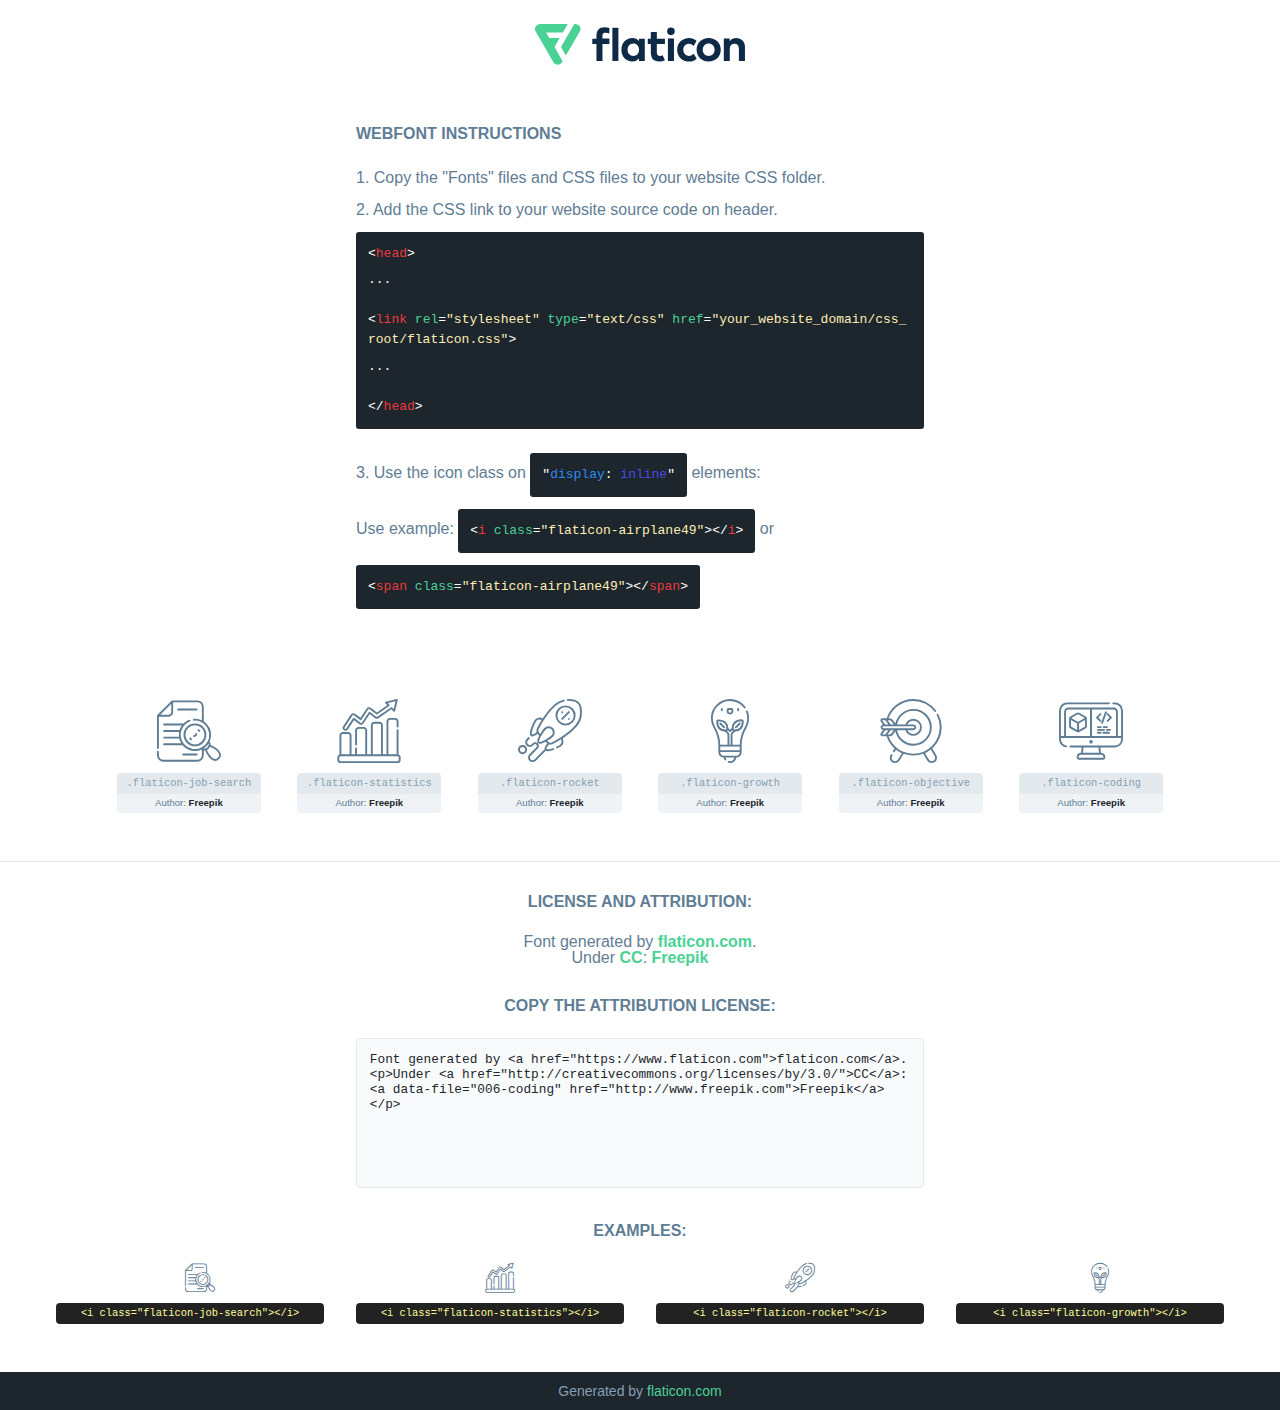
<file: fonts/flaticon/font/flaticon.html>
<!DOCTYPE html>
<!--
  Flaticon icon font: Flaticon
  Creation date: 19/01/2021 11:09
-->
<html>

<head>
    <title>Flaticon Webfont</title>
    <link rel="stylesheet" type="text/css" href="flaticon.css">
    <meta charset="UTF-8">
    <style>
    html, body, div, span, applet, object, iframe,
    h1, h2, h3, h4, h5, h6, p, blockquote, pre,
    a, abbr, acronym, address, big, cite, code,
    del, dfn, em, img, ins, kbd, q, s, samp,
    small, strike, strong, sub, sup, tt, var,
    b, u, i, center,
    dl, dt, dd, ol, ul, li,
    fieldset, form, label, legend,
    table, caption, tbody, tfoot, thead, tr, th, td,
    article, aside, canvas, details, embed,
    figure, figcaption, footer, header, hgroup,
    menu, nav, output, ruby, section, summary,
    time, mark, audio, video {
        margin: 0;
        padding: 0;
        border: 0;
        font-size: 100%;
        font: inherit;
        vertical-align: baseline;
    }
    /* HTML5 display-role reset for older browsers */
    article, aside, details, figcaption, figure,
    footer, header, hgroup, menu, nav, section {
        display: block;
    }
    body {
        line-height: 1;
    }
    ol, ul {
        list-style: none;
    }
    blockquote, q {
        quotes: none;
    }
    blockquote:before, blockquote:after,
    q:before, q:after {
        content: '';
        content: none;
    }
    table {
        border-collapse: collapse;
        border-spacing: 0;
    }
    body {
        font-family: Helvetica, Arial, sans-serif;
        font-size: 16px;
        color: #5f7d95;
    }
    a {
        color: #4AD295;
        font-weight: bold;
        text-decoration: none;
    }
    * {
        -moz-box-sizing: border-box;
        -webkit-box-sizing: border-box;
        box-sizing: border-box;
        margin: 0;
        padding: 0;
    }
    [class^="flaticon-"]:before, [class*=" flaticon-"]:before, [class^="flaticon-"]:after, [class*=" flaticon-"]:after {
        font-family: Flaticon;
        font-size: 30px;
        font-style: normal;
        margin-left: 20px;
        color: #333;
    }
    .wrapper {
        max-width: 600px;
        margin: auto;
        padding: 0 1em;
    }
    .title {
        margin-bottom: 24px;
        text-transform: uppercase;
        font-weight: bold;
    }
    header {
        text-align: center;
        padding: 24px;
    }
    header .logo {
        width: 210px;
        height: auto;
        border: none;
        display: inline-block;
    }
    header strong {
        font-size: 28px;
        font-weight: 500;
        vertical-align: middle;
    }
    .demo {
        margin: 2em auto;
        line-height: 1.25em;
    }
    .demo ul li {
        margin-bottom: 12px;
    }
    .demo ul li code {
        background-color: #1D262D;
        border-radius: 3px;
        padding: 12px;
        display: inline-block;
        color: #fff;
        font-family: Consolas,Monaco,Lucida Console,Liberation Mono,DejaVu Sans Mono,Bitstream Vera Sans Mono,Courier New, monospace;
        font-weight: lighter;
        margin-top: 12px;
        font-size: 13px;
        word-break: break-all;
    }
    .demo ul li code .red {
        color: #EC3A3B;
    }
    .demo ul li code .green {
        color: #4AD295;
    }
    .demo ul li code .yellow {
        color: #FFEEB6;
    }
    .demo ul li code .blue {
        color: #2C8CF4;
    }
    .demo ul li code .purple {
        color: #4949E7;
    }
    .demo ul li code .dots {
        margin-top: 0.5em;
        display: block;
    }
    #glyphs {
        border-bottom: 1px solid #E3E9ED;
        padding: 2em 0;
        text-align: center;
    }
    .glyph {
        display: inline-block;
        width: 9em;
        margin: 1em;
        text-align: center;
        vertical-align: top;
        background: #FFF;
    }
    .glyph .glyph-icon {
        padding: 10px;
        display: block;
        font-family:"Flaticon";
        font-size: 64px;
        line-height: 1;
    }
    .glyph .glyph-icon:before {
        font-size: 64px;
        color: #5f7d95;
        margin-left: 0;
    }
    .class-name {
        font-size: 0.65em;
        background-color: #E3E9ED;
        color: #869FB2;
        border-radius: 4px 4px 0 0;
        padding: 0.5em;
        font-family: Consolas,Monaco,Lucida Console,Liberation Mono,DejaVu Sans Mono,Bitstream Vera Sans Mono,Courier New, monospace;
    }
    .author-name {
        font-size: 0.6em;
        background-color: #EFF3F6;
        border-top: 0;
        border-radius: 0 0 4px 4px;
        padding: 0.5em;
    }
    .author-name a {
        color: #1D262D;
    }
    .class-name:last-child {
        font-size: 10px;
        color:#888;
    }
    .class-name:last-child a {
        font-size: 10px;
        color:#555;
    }
    .glyph > input {
        display: block;
        width: 100px;
        margin: 5px auto;
        text-align: center;
        font-size: 12px;
        cursor: text;
    }
    .glyph > input.icon-input {
        font-family:"Flaticon";
        font-size: 16px;
        margin-bottom: 10px;
    }
    .attribution .title {
        margin-top: 2em;
    }
    .attribution textarea {
        background-color: #F8FAFB;
        color: #1D262D;
        padding: 1em;
        border: none;
        box-shadow: none;
        border: 1px solid #E3E9ED;
        border-radius: 4px;
        resize: none;
        width: 100%;
        height: 150px;
        font-size: 0.8em;
        font-family: Consolas,Monaco,Lucida Console,Liberation Mono,DejaVu Sans Mono,Bitstream Vera Sans Mono,Courier New, monospace;
        -webkit-appearance: none;
    }
    .attribution textarea:hover {
        border-color: #CFD9E0;
    }
    .attribution textarea:focus {
        border-color: #4AD295;
    }
    .iconsuse {
        margin: 2em auto;
        text-align: center;
        max-width: 1200px;
    }
    .iconsuse:after {
        content: '';
        display: table;
        clear: both;
    }
    .iconsuse .image {
        float: left;
        width: 25%;
        padding: 0 1em;
    }
    .iconsuse .image p {
        margin-bottom: 1em;
    }
    .iconsuse .image span {
        display: block;
        font-size: 0.65em;
        background-color: #222;
        color: #fff;
        border-radius: 4px;
        padding: 0.5em;
        color: #FFFF99;
        margin-top: 1em;
        font-family: Consolas,Monaco,Lucida Console,Liberation Mono,DejaVu Sans Mono,Bitstream Vera Sans Mono,Courier New, monospace;
    }
    .glyph-icon:before {
        color: #5f7d95;
    }
    #footer {
        text-align: center;
        background-color: #1D262D;
        color: #869FB2;
        padding: 12px;
        font-size: 14px;
    }
    #footer a {
        font-weight: normal;
    }
    @media (max-width: 960px) {
        .iconsuse .image {
            width: 50%;
        }
    }
    </style>
</head>

<body class="characters-off">

    <header>
        <a href="https://www.flaticon.com/" target="_blank" class="logo">
            <svg xmlns="http://www.w3.org/2000/svg" viewBox="0 0 394.3 76.5"><path d="M156.6,69.4H145.3V7.1h11.3Z" style="fill:#0e2a47"/><path d="M206.2,69.4h-11V64.8a15.4,15.4,0,0,1-12.6,5.7c-11.6,0-20.3-9.5-20.3-22.1s8.8-22.1,20.3-22.1a15.4,15.4,0,0,1,12.6,5.8V27.5h11Zm-32.4-21c0,6.4,4.2,11.6,10.8,11.6s10.8-4.9,10.8-11.6-4.4-11.6-10.8-11.6S173.9,42,173.9,48.4Z" style="fill:#0e2a47"/><path d="M262.5,13.7a7.2,7.2,0,0,1-14.4,0,7.2,7.2,0,1,1,14.4,0ZM261,69.4H249.6v-42H261Z" style="fill:#0e2a47"/><path id="_Trazado_" data-name="&lt;Trazado&gt;" d="M139.6,17.8a16.6,16.6,0,0,0-8-1.4c-3.2.4-4.9,2-4.9,5.9v5.1h13V37.5h-13v32H115.4v-32h-7.8v-10h7.8V22.2c0-9.9,5.2-16.3,15-16.3a23.4,23.4,0,0,1,9.3,1.8Z" style="fill:#0e2a47"/><path d="M235.1,60c-3.5,0-6.3-1.9-6.3-7.1V37.5H244v-10H228.8V15H217.5V27.5h-5.7v10h5.7V53.7c0,10.9,5.3,16.8,15.7,16.8A22.9,22.9,0,0,0,244,68l-4.3-9.1A12.3,12.3,0,0,1,235.1,60Z" style="fill:#0e2a47"/><path d="M348.9,48.4c0,12.6-9.7,22.1-22.7,22.1s-22.7-9.4-22.7-22.1,9.6-22.1,22.7-22.1S348.9,35.8,348.9,48.4Zm-33.9,0c0,6.8,4.8,11.6,11.1,11.6s11.2-4.8,11.2-11.6-4.8-11.6-11.2-11.6S315.1,41.6,315.1,48.4Z" style="fill:#0e2a47"/><path d="M394.3,42.7V69.4H382.9V46.3c0-6.1-3-9.4-8.2-9.4s-8.9,3.2-8.9,9.5v23H354.6v-42h11v4.9c3-4.5,7.6-6.1,12.3-6.1C387.5,26.3,394.3,33,394.3,42.7Z" style="fill:#0e2a47"/><path d="M298,55.7h0a12.4,12.4,0,0,1-8.2,4.2h-.9l-1.8-.2a10,10,0,0,1-7.4-5.6,13.2,13.2,0,0,1-1.2-5.8,13,13,0,0,1,1.3-5.9,10.1,10.1,0,0,1,7.5-5.5h2.4a11.7,11.7,0,0,1,8.3,4.2l5.5-9.6a19.9,19.9,0,0,0-8.1-4.3,23.4,23.4,0,0,0-6.1-.8,25.2,25.2,0,0,0-7.5,1.1,20.9,20.9,0,0,0-8,4.6,21.9,21.9,0,0,0-6.8,16.4,21.9,21.9,0,0,0,6.7,16.3,20.9,20.9,0,0,0,8,4.6,25.2,25.2,0,0,0,7.7,1.2,23.6,23.6,0,0,0,6.2-.8,20,20,0,0,0,8.1-4.4Z" style="fill:#0e2a47"/><path d="M46.3,26.5H26.9L20.8,16H52.4L61.6,0H9.4A9.3,9.3,0,0,0,1.3,4.7a9.3,9.3,0,0,0,0,9.4L34.6,71.8a9.4,9.4,0,0,0,16.2,0l1.1-1.9L36.6,43.3Z" style="fill:#4ad295"/><path d="M84.2,4.7A9.3,9.3,0,0,0,76.1,0H73.8l-25,43.3,9.2,16L84.2,14A9.3,9.3,0,0,0,84.2,4.7Z" style="fill:#4ad295"/></svg>
        </a>
    </header>

    <section class="demo wrapper">

        <p class="title">Webfont Instructions</p>

        <ul>
            <li>
                <span class="num">1. </span>Copy the "Fonts" files and CSS files to your website CSS folder.
            </li>
            <li>
                <span class="num">2. </span>Add the CSS link to your website source code on header.
                <code class="big">
                    &lt;<span class="red">head</span>&gt;
                    <br/><span class="dots">...</span>
                    <br/>&lt;<span class="red">link</span> <span class="green">rel</span>=<span class="yellow">"stylesheet"</span> <span class="green">type</span>=<span class="yellow">"text/css"</span> <span class="green">href</span>=<span class="yellow">"your_website_domain/css_root/flaticon.css"</span>&gt;
                    <br/><span class="dots">...</span>
                    <br/>&lt;/<span class="red">head</span>&gt;
                </code>
            </li>

            <li>
                <p>
                    <span class="num">3. </span>Use the icon class on <code>"<span class="blue">display</span>:<span class="purple"> inline</span>"</code> elements:
                    <br />
                    Use example: <code>&lt;<span class="red">i</span> <span class="green">class</span>=<span class="yellow">&quot;flaticon-airplane49&quot;</span>&gt;&lt;/<span class="red">i</span>&gt;</code> or <code>&lt;<span class="red">span</span> <span class="green">class</span>=<span class="yellow">&quot;flaticon-airplane49&quot;</span>&gt;&lt;/<span class="red">span</span>&gt;</code>
            </li>
        </ul>

    </section>




   <section id="glyphs">          
    
      
        <div class="glyph"><div class="glyph-icon flaticon-job-search"></div>
            <div class="class-name">.flaticon-job-search</div>
            <div class="author-name">Author: <a data-file="001-job-search" href="http://www.freepik.com">Freepik</a> </div> 
        </div>        
        
        <div class="glyph"><div class="glyph-icon flaticon-statistics"></div>
            <div class="class-name">.flaticon-statistics</div>
            <div class="author-name">Author: <a data-file="002-statistics" href="http://www.freepik.com">Freepik</a> </div> 
        </div>        
        
        <div class="glyph"><div class="glyph-icon flaticon-rocket"></div>
            <div class="class-name">.flaticon-rocket</div>
            <div class="author-name">Author: <a data-file="003-rocket" href="http://www.freepik.com">Freepik</a> </div> 
        </div>        
        
        <div class="glyph"><div class="glyph-icon flaticon-growth"></div>
            <div class="class-name">.flaticon-growth</div>
            <div class="author-name">Author: <a data-file="004-growth" href="http://www.freepik.com">Freepik</a> </div> 
        </div>        
        
        <div class="glyph"><div class="glyph-icon flaticon-objective"></div>
            <div class="class-name">.flaticon-objective</div>
            <div class="author-name">Author: <a data-file="005-objective" href="http://www.freepik.com">Freepik</a> </div> 
        </div>        
        
        <div class="glyph"><div class="glyph-icon flaticon-coding"></div>
            <div class="class-name">.flaticon-coding</div>
            <div class="author-name">Author: <a data-file="006-coding" href="http://www.freepik.com">Freepik</a> </div> 
        </div>        
        

    </section>



    <section class="attribution wrapper"   style="text-align:center;">

      <div class="title">License and attribution:</div><div class="attrDiv">Font generated by <a href="https://www.flaticon.com">flaticon.com</a>. <div><p>Under <a href="http://creativecommons.org/licenses/by/3.0/">CC</a>: <a data-file="006-coding" href="http://www.freepik.com">Freepik</a></p>  </div>
      </div>
      <div class="title">Copy the Attribution License:</div>

    <textarea onclick="this.focus();this.select();">Font generated by &lt;a href=&quot;https://www.flaticon.com&quot;&gt;flaticon.com&lt;/a&gt;. <p>Under <a href="http://creativecommons.org/licenses/by/3.0/">CC</a>: <a data-file="006-coding" href="http://www.freepik.com">Freepik</a></p>  
     </textarea>

    </section>

    <section class="iconsuse">

          <div class="title">Examples:</div>            
             
            <div class="image">
                <p>
                    <i class="glyph-icon flaticon-job-search"></i> 
                    <span>&lt;i class=&quot;flaticon-job-search&quot;&gt;&lt;/i&gt;</span>
                </p>
            </div>
            
            <div class="image">
                <p>
                    <i class="glyph-icon flaticon-statistics"></i> 
                    <span>&lt;i class=&quot;flaticon-statistics&quot;&gt;&lt;/i&gt;</span>
                </p>
            </div>
            
            <div class="image">
                <p>
                    <i class="glyph-icon flaticon-rocket"></i> 
                    <span>&lt;i class=&quot;flaticon-rocket&quot;&gt;&lt;/i&gt;</span>
                </p>
            </div>
            
            <div class="image">
                <p>
                    <i class="glyph-icon flaticon-growth"></i> 
                    <span>&lt;i class=&quot;flaticon-growth&quot;&gt;&lt;/i&gt;</span>
                </p>
            </div>
                       
        </div>
                            
    </section>

<div id="footer">
    <div>Generated by <a href="https://www.flaticon.com">flaticon.com</a>
    </div>
</div>



</body>
</html>
</file>
<file: fonts/icomoon/style.css>
@font-face {
  font-family: 'icomoon';
  src:  url('fonts/icomoon.eot?10si43');
  src:  url('fonts/icomoon.eot?10si43#iefix') format('embedded-opentype'),
    url('fonts/icomoon.ttf?10si43') format('truetype'),
    url('fonts/icomoon.woff?10si43') format('woff'),
    url('fonts/icomoon.svg?10si43#icomoon') format('svg');
  font-weight: normal;
  font-style: normal;
}

[class^="icon-"], [class*=" icon-"] {
  /* use !important to prevent issues with browser extensions that change fonts */
  font-family: 'icomoon' !important;
  speak: none;
  font-style: normal;
  font-weight: normal;
  font-variant: normal;
  text-transform: none;
  line-height: 1;

  /* Better Font Rendering =========== */
  -webkit-font-smoothing: antialiased;
  -moz-osx-font-smoothing: grayscale;
}

.icon-asterisk:before {
  content: "\f069";
}
.icon-plus:before {
  content: "\f067";
}
.icon-question:before {
  content: "\f128";
}
.icon-minus:before {
  content: "\f068";
}
.icon-glass:before {
  content: "\f000";
}
.icon-music:before {
  content: "\f001";
}
.icon-search:before {
  content: "\f002";
}
.icon-envelope-o:before {
  content: "\f003";
}
.icon-heart:before {
  content: "\f004";
}
.icon-star:before {
  content: "\f005";
}
.icon-star-o:before {
  content: "\f006";
}
.icon-user:before {
  content: "\f007";
}
.icon-film:before {
  content: "\f008";
}
.icon-th-large:before {
  content: "\f009";
}
.icon-th:before {
  content: "\f00a";
}
.icon-th-list:before {
  content: "\f00b";
}
.icon-check:before {
  content: "\f00c";
}
.icon-close:before {
  content: "\f00d";
}
.icon-remove:before {
  content: "\f00d";
}
.icon-times:before {
  content: "\f00d";
}
.icon-search-plus:before {
  content: "\f00e";
}
.icon-search-minus:before {
  content: "\f010";
}
.icon-power-off:before {
  content: "\f011";
}
.icon-signal:before {
  content: "\f012";
}
.icon-cog:before {
  content: "\f013";
}
.icon-gear:before {
  content: "\f013";
}
.icon-trash-o:before {
  content: "\f014";
}
.icon-home:before {
  content: "\f015";
}
.icon-file-o:before {
  content: "\f016";
}
.icon-clock-o:before {
  content: "\f017";
}
.icon-road:before {
  content: "\f018";
}
.icon-download:before {
  content: "\f019";
}
.icon-arrow-circle-o-down:before {
  content: "\f01a";
}
.icon-arrow-circle-o-up:before {
  content: "\f01b";
}
.icon-inbox:before {
  content: "\f01c";
}
.icon-play-circle-o:before {
  content: "\f01d";
}
.icon-repeat:before {
  content: "\f01e";
}
.icon-rotate-right:before {
  content: "\f01e";
}
.icon-refresh:before {
  content: "\f021";
}
.icon-list-alt:before {
  content: "\f022";
}
.icon-lock:before {
  content: "\f023";
}
.icon-flag:before {
  content: "\f024";
}
.icon-headphones:before {
  content: "\f025";
}
.icon-volume-off:before {
  content: "\f026";
}
.icon-volume-down:before {
  content: "\f027";
}
.icon-volume-up:before {
  content: "\f028";
}
.icon-qrcode:before {
  content: "\f029";
}
.icon-barcode:before {
  content: "\f02a";
}
.icon-tag:before {
  content: "\f02b";
}
.icon-tags:before {
  content: "\f02c";
}
.icon-book:before {
  content: "\f02d";
}
.icon-bookmark:before {
  content: "\f02e";
}
.icon-print:before {
  content: "\f02f";
}
.icon-camera:before {
  content: "\f030";
}
.icon-font:before {
  content: "\f031";
}
.icon-bold:before {
  content: "\f032";
}
.icon-italic:before {
  content: "\f033";
}
.icon-text-height:before {
  content: "\f034";
}
.icon-text-width:before {
  content: "\f035";
}
.icon-align-left:before {
  content: "\f036";
}
.icon-align-center:before {
  content: "\f037";
}
.icon-align-right:before {
  content: "\f038";
}
.icon-align-justify:before {
  content: "\f039";
}
.icon-list:before {
  content: "\f03a";
}
.icon-dedent:before {
  content: "\f03b";
}
.icon-outdent:before {
  content: "\f03b";
}
.icon-indent:before {
  content: "\f03c";
}
.icon-video-camera:before {
  content: "\f03d";
}
.icon-image:before {
  content: "\f03e";
}
.icon-photo:before {
  content: "\f03e";
}
.icon-picture-o:before {
  content: "\f03e";
}
.icon-pencil:before {
  content: "\f040";
}
.icon-map-marker:before {
  content: "\f041";
}
.icon-adjust:before {
  content: "\f042";
}
.icon-tint:before {
  content: "\f043";
}
.icon-edit:before {
  content: "\f044";
}
.icon-pencil-square-o:before {
  content: "\f044";
}
.icon-share-square-o:before {
  content: "\f045";
}
.icon-check-square-o:before {
  content: "\f046";
}
.icon-arrows:before {
  content: "\f047";
}
.icon-step-backward:before {
  content: "\f048";
}
.icon-fast-backward:before {
  content: "\f049";
}
.icon-backward:before {
  content: "\f04a";
}
.icon-play:before {
  content: "\f04b";
}
.icon-pause:before {
  content: "\f04c";
}
.icon-stop:before {
  content: "\f04d";
}
.icon-forward:before {
  content: "\f04e";
}
.icon-fast-forward:before {
  content: "\f050";
}
.icon-step-forward:before {
  content: "\f051";
}
.icon-eject:before {
  content: "\f052";
}
.icon-chevron-left:before {
  content: "\f053";
}
.icon-chevron-right:before {
  content: "\f054";
}
.icon-plus-circle:before {
  content: "\f055";
}
.icon-minus-circle:before {
  content: "\f056";
}
.icon-times-circle:before {
  content: "\f057";
}
.icon-check-circle:before {
  content: "\f058";
}
.icon-question-circle:before {
  content: "\f059";
}
.icon-info-circle:before {
  content: "\f05a";
}
.icon-crosshairs:before {
  content: "\f05b";
}
.icon-times-circle-o:before {
  content: "\f05c";
}
.icon-check-circle-o:before {
  content: "\f05d";
}
.icon-ban:before {
  content: "\f05e";
}
.icon-arrow-left:before {
  content: "\f060";
}
.icon-arrow-right:before {
  content: "\f061";
}
.icon-arrow-up:before {
  content: "\f062";
}
.icon-arrow-down:before {
  content: "\f063";
}
.icon-mail-forward:before {
  content: "\f064";
}
.icon-share:before {
  content: "\f064";
}
.icon-expand:before {
  content: "\f065";
}
.icon-compress:before {
  content: "\f066";
}
.icon-exclamation-circle:before {
  content: "\f06a";
}
.icon-gift:before {
  content: "\f06b";
}
.icon-leaf:before {
  content: "\f06c";
}
.icon-fire:before {
  content: "\f06d";
}
.icon-eye:before {
  content: "\f06e";
}
.icon-eye-slash:before {
  content: "\f070";
}
.icon-exclamation-triangle:before {
  content: "\f071";
}
.icon-warning:before {
  content: "\f071";
}
.icon-plane:before {
  content: "\f072";
}
.icon-calendar:before {
  content: "\f073";
}
.icon-random:before {
  content: "\f074";
}
.icon-comment:before {
  content: "\f075";
}
.icon-magnet:before {
  content: "\f076";
}
.icon-chevron-up:before {
  content: "\f077";
}
.icon-chevron-down:before {
  content: "\f078";
}
.icon-retweet:before {
  content: "\f079";
}
.icon-shopping-cart:before {
  content: "\f07a";
}
.icon-folder:before {
  content: "\f07b";
}
.icon-folder-open:before {
  content: "\f07c";
}
.icon-arrows-v:before {
  content: "\f07d";
}
.icon-arrows-h:before {
  content: "\f07e";
}
.icon-bar-chart:before {
  content: "\f080";
}
.icon-bar-chart-o:before {
  content: "\f080";
}
.icon-twitter-square:before {
  content: "\f081";
}
.icon-facebook-square:before {
  content: "\f082";
}
.icon-camera-retro:before {
  content: "\f083";
}
.icon-key:before {
  content: "\f084";
}
.icon-cogs:before {
  content: "\f085";
}
.icon-gears:before {
  content: "\f085";
}
.icon-comments:before {
  content: "\f086";
}
.icon-thumbs-o-up:before {
  content: "\f087";
}
.icon-thumbs-o-down:before {
  content: "\f088";
}
.icon-star-half:before {
  content: "\f089";
}
.icon-heart-o:before {
  content: "\f08a";
}
.icon-sign-out:before {
  content: "\f08b";
}
.icon-linkedin-square:before {
  content: "\f08c";
}
.icon-thumb-tack:before {
  content: "\f08d";
}
.icon-external-link:before {
  content: "\f08e";
}
.icon-sign-in:before {
  content: "\f090";
}
.icon-trophy:before {
  content: "\f091";
}
.icon-github-square:before {
  content: "\f092";
}
.icon-upload:before {
  content: "\f093";
}
.icon-lemon-o:before {
  content: "\f094";
}
.icon-phone:before {
  content: "\f095";
}
.icon-square-o:before {
  content: "\f096";
}
.icon-bookmark-o:before {
  content: "\f097";
}
.icon-phone-square:before {
  content: "\f098";
}
.icon-twitter:before {
  content: "\f099";
}
.icon-facebook:before {
  content: "\f09a";
}
.icon-facebook-f:before {
  content: "\f09a";
}
.icon-github:before {
  content: "\f09b";
}
.icon-unlock:before {
  content: "\f09c";
}
.icon-credit-card:before {
  content: "\f09d";
}
.icon-feed:before {
  content: "\f09e";
}
.icon-rss:before {
  content: "\f09e";
}
.icon-hdd-o:before {
  content: "\f0a0";
}
.icon-bullhorn:before {
  content: "\f0a1";
}
.icon-bell-o:before {
  content: "\f0a2";
}
.icon-certificate:before {
  content: "\f0a3";
}
.icon-hand-o-right:before {
  content: "\f0a4";
}
.icon-hand-o-left:before {
  content: "\f0a5";
}
.icon-hand-o-up:before {
  content: "\f0a6";
}
.icon-hand-o-down:before {
  content: "\f0a7";
}
.icon-arrow-circle-left:before {
  content: "\f0a8";
}
.icon-arrow-circle-right:before {
  content: "\f0a9";
}
.icon-arrow-circle-up:before {
  content: "\f0aa";
}
.icon-arrow-circle-down:before {
  content: "\f0ab";
}
.icon-globe:before {
  content: "\f0ac";
}
.icon-wrench:before {
  content: "\f0ad";
}
.icon-tasks:before {
  content: "\f0ae";
}
.icon-filter:before {
  content: "\f0b0";
}
.icon-briefcase:before {
  content: "\f0b1";
}
.icon-arrows-alt:before {
  content: "\f0b2";
}
.icon-group:before {
  content: "\f0c0";
}
.icon-users:before {
  content: "\f0c0";
}
.icon-chain:before {
  content: "\f0c1";
}
.icon-link:before {
  content: "\f0c1";
}
.icon-cloud:before {
  content: "\f0c2";
}
.icon-flask:before {
  content: "\f0c3";
}
.icon-cut:before {
  content: "\f0c4";
}
.icon-scissors:before {
  content: "\f0c4";
}
.icon-copy:before {
  content: "\f0c5";
}
.icon-files-o:before {
  content: "\f0c5";
}
.icon-paperclip:before {
  content: "\f0c6";
}
.icon-floppy-o:before {
  content: "\f0c7";
}
.icon-save:before {
  content: "\f0c7";
}
.icon-square:before {
  content: "\f0c8";
}
.icon-bars:before {
  content: "\f0c9";
}
.icon-navicon:before {
  content: "\f0c9";
}
.icon-reorder:before {
  content: "\f0c9";
}
.icon-list-ul:before {
  content: "\f0ca";
}
.icon-list-ol:before {
  content: "\f0cb";
}
.icon-strikethrough:before {
  content: "\f0cc";
}
.icon-underline:before {
  content: "\f0cd";
}
.icon-table:before {
  content: "\f0ce";
}
.icon-magic:before {
  content: "\f0d0";
}
.icon-truck:before {
  content: "\f0d1";
}
.icon-pinterest:before {
  content: "\f0d2";
}
.icon-pinterest-square:before {
  content: "\f0d3";
}
.icon-google-plus-square:before {
  content: "\f0d4";
}
.icon-google-plus:before {
  content: "\f0d5";
}
.icon-money:before {
  content: "\f0d6";
}
.icon-caret-down:before {
  content: "\f0d7";
}
.icon-caret-up:before {
  content: "\f0d8";
}
.icon-caret-left:before {
  content: "\f0d9";
}
.icon-caret-right:before {
  content: "\f0da";
}
.icon-columns:before {
  content: "\f0db";
}
.icon-sort:before {
  content: "\f0dc";
}
.icon-unsorted:before {
  content: "\f0dc";
}
.icon-sort-desc:before {
  content: "\f0dd";
}
.icon-sort-down:before {
  content: "\f0dd";
}
.icon-sort-asc:before {
  content: "\f0de";
}
.icon-sort-up:before {
  content: "\f0de";
}
.icon-envelope:before {
  content: "\f0e0";
}
.icon-linkedin:before {
  content: "\f0e1";
}
.icon-rotate-left:before {
  content: "\f0e2";
}
.icon-undo:before {
  content: "\f0e2";
}
.icon-gavel:before {
  content: "\f0e3";
}
.icon-legal:before {
  content: "\f0e3";
}
.icon-dashboard:before {
  content: "\f0e4";
}
.icon-tachometer:before {
  content: "\f0e4";
}
.icon-comment-o:before {
  content: "\f0e5";
}
.icon-comments-o:before {
  content: "\f0e6";
}
.icon-bolt:before {
  content: "\f0e7";
}
.icon-flash:before {
  content: "\f0e7";
}
.icon-sitemap:before {
  content: "\f0e8";
}
.icon-umbrella:before {
  content: "\f0e9";
}
.icon-clipboard:before {
  content: "\f0ea";
}
.icon-paste:before {
  content: "\f0ea";
}
.icon-lightbulb-o:before {
  content: "\f0eb";
}
.icon-exchange:before {
  content: "\f0ec";
}
.icon-cloud-download:before {
  content: "\f0ed";
}
.icon-cloud-upload:before {
  content: "\f0ee";
}
.icon-user-md:before {
  content: "\f0f0";
}
.icon-stethoscope:before {
  content: "\f0f1";
}
.icon-suitcase:before {
  content: "\f0f2";
}
.icon-bell:before {
  content: "\f0f3";
}
.icon-coffee:before {
  content: "\f0f4";
}
.icon-cutlery:before {
  content: "\f0f5";
}
.icon-file-text-o:before {
  content: "\f0f6";
}
.icon-building-o:before {
  content: "\f0f7";
}
.icon-hospital-o:before {
  content: "\f0f8";
}
.icon-ambulance:before {
  content: "\f0f9";
}
.icon-medkit:before {
  content: "\f0fa";
}
.icon-fighter-jet:before {
  content: "\f0fb";
}
.icon-beer:before {
  content: "\f0fc";
}
.icon-h-square:before {
  content: "\f0fd";
}
.icon-plus-square:before {
  content: "\f0fe";
}
.icon-angle-double-left:before {
  content: "\f100";
}
.icon-angle-double-right:before {
  content: "\f101";
}
.icon-angle-double-up:before {
  content: "\f102";
}
.icon-angle-double-down:before {
  content: "\f103";
}
.icon-angle-left:before {
  content: "\f104";
}
.icon-angle-right:before {
  content: "\f105";
}
.icon-angle-up:before {
  content: "\f106";
}
.icon-angle-down:before {
  content: "\f107";
}
.icon-desktop:before {
  content: "\f108";
}
.icon-laptop:before {
  content: "\f109";
}
.icon-tablet:before {
  content: "\f10a";
}
.icon-mobile:before {
  content: "\f10b";
}
.icon-mobile-phone:before {
  content: "\f10b";
}
.icon-circle-o:before {
  content: "\f10c";
}
.icon-quote-left:before {
  content: "\f10d";
}
.icon-quote-right:before {
  content: "\f10e";
}
.icon-spinner:before {
  content: "\f110";
}
.icon-circle:before {
  content: "\f111";
}
.icon-mail-reply:before {
  content: "\f112";
}
.icon-reply:before {
  content: "\f112";
}
.icon-github-alt:before {
  content: "\f113";
}
.icon-folder-o:before {
  content: "\f114";
}
.icon-folder-open-o:before {
  content: "\f115";
}
.icon-smile-o:before {
  content: "\f118";
}
.icon-frown-o:before {
  content: "\f119";
}
.icon-meh-o:before {
  content: "\f11a";
}
.icon-gamepad:before {
  content: "\f11b";
}
.icon-keyboard-o:before {
  content: "\f11c";
}
.icon-flag-o:before {
  content: "\f11d";
}
.icon-flag-checkered:before {
  content: "\f11e";
}
.icon-terminal:before {
  content: "\f120";
}
.icon-code:before {
  content: "\f121";
}
.icon-mail-reply-all:before {
  content: "\f122";
}
.icon-reply-all:before {
  content: "\f122";
}
.icon-star-half-empty:before {
  content: "\f123";
}
.icon-star-half-full:before {
  content: "\f123";
}
.icon-star-half-o:before {
  content: "\f123";
}
.icon-location-arrow:before {
  content: "\f124";
}
.icon-crop:before {
  content: "\f125";
}
.icon-code-fork:before {
  content: "\f126";
}
.icon-chain-broken:before {
  content: "\f127";
}
.icon-unlink:before {
  content: "\f127";
}
.icon-info:before {
  content: "\f129";
}
.icon-exclamation:before {
  content: "\f12a";
}
.icon-superscript:before {
  content: "\f12b";
}
.icon-subscript:before {
  content: "\f12c";
}
.icon-eraser:before {
  content: "\f12d";
}
.icon-puzzle-piece:before {
  content: "\f12e";
}
.icon-microphone:before {
  content: "\f130";
}
.icon-microphone-slash:before {
  content: "\f131";
}
.icon-shield:before {
  content: "\f132";
}
.icon-calendar-o:before {
  content: "\f133";
}
.icon-fire-extinguisher:before {
  content: "\f134";
}
.icon-rocket:before {
  content: "\f135";
}
.icon-maxcdn:before {
  content: "\f136";
}
.icon-chevron-circle-left:before {
  content: "\f137";
}
.icon-chevron-circle-right:before {
  content: "\f138";
}
.icon-chevron-circle-up:before {
  content: "\f139";
}
.icon-chevron-circle-down:before {
  content: "\f13a";
}
.icon-html5:before {
  content: "\f13b";
}
.icon-css3:before {
  content: "\f13c";
}
.icon-anchor:before {
  content: "\f13d";
}
.icon-unlock-alt:before {
  content: "\f13e";
}
.icon-bullseye:before {
  content: "\f140";
}
.icon-ellipsis-h:before {
  content: "\f141";
}
.icon-ellipsis-v:before {
  content: "\f142";
}
.icon-rss-square:before {
  content: "\f143";
}
.icon-play-circle:before {
  content: "\f144";
}
.icon-ticket:before {
  content: "\f145";
}
.icon-minus-square:before {
  content: "\f146";
}
.icon-minus-square-o:before {
  content: "\f147";
}
.icon-level-up:before {
  content: "\f148";
}
.icon-level-down:before {
  content: "\f149";
}
.icon-check-square:before {
  content: "\f14a";
}
.icon-pencil-square:before {
  content: "\f14b";
}
.icon-external-link-square:before {
  content: "\f14c";
}
.icon-share-square:before {
  content: "\f14d";
}
.icon-compass:before {
  content: "\f14e";
}
.icon-caret-square-o-down:before {
  content: "\f150";
}
.icon-toggle-down:before {
  content: "\f150";
}
.icon-caret-square-o-up:before {
  content: "\f151";
}
.icon-toggle-up:before {
  content: "\f151";
}
.icon-caret-square-o-right:before {
  content: "\f152";
}
.icon-toggle-right:before {
  content: "\f152";
}
.icon-eur:before {
  content: "\f153";
}
.icon-euro:before {
  content: "\f153";
}
.icon-gbp:before {
  content: "\f154";
}
.icon-dollar:before {
  content: "\f155";
}
.icon-usd:before {
  content: "\f155";
}
.icon-inr:before {
  content: "\f156";
}
.icon-rupee:before {
  content: "\f156";
}
.icon-cny:before {
  content: "\f157";
}
.icon-jpy:before {
  content: "\f157";
}
.icon-rmb:before {
  content: "\f157";
}
.icon-yen:before {
  content: "\f157";
}
.icon-rouble:before {
  content: "\f158";
}
.icon-rub:before {
  content: "\f158";
}
.icon-ruble:before {
  content: "\f158";
}
.icon-krw:before {
  content: "\f159";
}
.icon-won:before {
  content: "\f159";
}
.icon-bitcoin:before {
  content: "\f15a";
}
.icon-btc:before {
  content: "\f15a";
}
.icon-file:before {
  content: "\f15b";
}
.icon-file-text:before {
  content: "\f15c";
}
.icon-sort-alpha-asc:before {
  content: "\f15d";
}
.icon-sort-alpha-desc:before {
  content: "\f15e";
}
.icon-sort-amount-asc:before {
  content: "\f160";
}
.icon-sort-amount-desc:before {
  content: "\f161";
}
.icon-sort-numeric-asc:before {
  content: "\f162";
}
.icon-sort-numeric-desc:before {
  content: "\f163";
}
.icon-thumbs-up:before {
  content: "\f164";
}
.icon-thumbs-down:before {
  content: "\f165";
}
.icon-youtube-square:before {
  content: "\f166";
}
.icon-youtube:before {
  content: "\f167";
}
.icon-xing:before {
  content: "\f168";
}
.icon-xing-square:before {
  content: "\f169";
}
.icon-youtube-play:before {
  content: "\f16a";
}
.icon-dropbox:before {
  content: "\f16b";
}
.icon-stack-overflow:before {
  content: "\f16c";
}
.icon-instagram:before {
  content: "\f16d";
}
.icon-flickr:before {
  content: "\f16e";
}
.icon-adn:before {
  content: "\f170";
}
.icon-bitbucket:before {
  content: "\f171";
}
.icon-bitbucket-square:before {
  content: "\f172";
}
.icon-tumblr:before {
  content: "\f173";
}
.icon-tumblr-square:before {
  content: "\f174";
}
.icon-long-arrow-down:before {
  content: "\f175";
}
.icon-long-arrow-up:before {
  content: "\f176";
}
.icon-long-arrow-left:before {
  content: "\f177";
}
.icon-long-arrow-right:before {
  content: "\f178";
}
.icon-apple:before {
  content: "\f179";
}
.icon-windows:before {
  content: "\f17a";
}
.icon-android:before {
  content: "\f17b";
}
.icon-linux:before {
  content: "\f17c";
}
.icon-dribbble:before {
  content: "\f17d";
}
.icon-skype:before {
  content: "\f17e";
}
.icon-foursquare:before {
  content: "\f180";
}
.icon-trello:before {
  content: "\f181";
}
.icon-female:before {
  content: "\f182";
}
.icon-male:before {
  content: "\f183";
}
.icon-gittip:before {
  content: "\f184";
}
.icon-gratipay:before {
  content: "\f184";
}
.icon-sun-o:before {
  content: "\f185";
}
.icon-moon-o:before {
  content: "\f186";
}
.icon-archive:before {
  content: "\f187";
}
.icon-bug:before {
  content: "\f188";
}
.icon-vk:before {
  content: "\f189";
}
.icon-weibo:before {
  content: "\f18a";
}
.icon-renren:before {
  content: "\f18b";
}
.icon-pagelines:before {
  content: "\f18c";
}
.icon-stack-exchange:before {
  content: "\f18d";
}
.icon-arrow-circle-o-right:before {
  content: "\f18e";
}
.icon-arrow-circle-o-left:before {
  content: "\f190";
}
.icon-caret-square-o-left:before {
  content: "\f191";
}
.icon-toggle-left:before {
  content: "\f191";
}
.icon-dot-circle-o:before {
  content: "\f192";
}
.icon-wheelchair:before {
  content: "\f193";
}
.icon-vimeo-square:before {
  content: "\f194";
}
.icon-try:before {
  content: "\f195";
}
.icon-turkish-lira:before {
  content: "\f195";
}
.icon-plus-square-o:before {
  content: "\f196";
}
.icon-space-shuttle:before {
  content: "\f197";
}
.icon-slack:before {
  content: "\f198";
}
.icon-envelope-square:before {
  content: "\f199";
}
.icon-wordpress:before {
  content: "\f19a";
}
.icon-openid:before {
  content: "\f19b";
}
.icon-bank:before {
  content: "\f19c";
}
.icon-institution:before {
  content: "\f19c";
}
.icon-university:before {
  content: "\f19c";
}
.icon-graduation-cap:before {
  content: "\f19d";
}
.icon-mortar-board:before {
  content: "\f19d";
}
.icon-yahoo:before {
  content: "\f19e";
}
.icon-google:before {
  content: "\f1a0";
}
.icon-reddit:before {
  content: "\f1a1";
}
.icon-reddit-square:before {
  content: "\f1a2";
}
.icon-stumbleupon-circle:before {
  content: "\f1a3";
}
.icon-stumbleupon:before {
  content: "\f1a4";
}
.icon-delicious:before {
  content: "\f1a5";
}
.icon-digg:before {
  content: "\f1a6";
}
.icon-pied-piper-pp:before {
  content: "\f1a7";
}
.icon-pied-piper-alt:before {
  content: "\f1a8";
}
.icon-drupal:before {
  content: "\f1a9";
}
.icon-joomla:before {
  content: "\f1aa";
}
.icon-language:before {
  content: "\f1ab";
}
.icon-fax:before {
  content: "\f1ac";
}
.icon-building:before {
  content: "\f1ad";
}
.icon-child:before {
  content: "\f1ae";
}
.icon-paw:before {
  content: "\f1b0";
}
.icon-spoon:before {
  content: "\f1b1";
}
.icon-cube:before {
  content: "\f1b2";
}
.icon-cubes:before {
  content: "\f1b3";
}
.icon-behance:before {
  content: "\f1b4";
}
.icon-behance-square:before {
  content: "\f1b5";
}
.icon-steam:before {
  content: "\f1b6";
}
.icon-steam-square:before {
  content: "\f1b7";
}
.icon-recycle:before {
  content: "\f1b8";
}
.icon-automobile:before {
  content: "\f1b9";
}
.icon-car:before {
  content: "\f1b9";
}
.icon-cab:before {
  content: "\f1ba";
}
.icon-taxi:before {
  content: "\f1ba";
}
.icon-tree:before {
  content: "\f1bb";
}
.icon-spotify:before {
  content: "\f1bc";
}
.icon-deviantart:before {
  content: "\f1bd";
}
.icon-soundcloud:before {
  content: "\f1be";
}
.icon-database:before {
  content: "\f1c0";
}
.icon-file-pdf-o:before {
  content: "\f1c1";
}
.icon-file-word-o:before {
  content: "\f1c2";
}
.icon-file-excel-o:before {
  content: "\f1c3";
}
.icon-file-powerpoint-o:before {
  content: "\f1c4";
}
.icon-file-image-o:before {
  content: "\f1c5";
}
.icon-file-photo-o:before {
  content: "\f1c5";
}
.icon-file-picture-o:before {
  content: "\f1c5";
}
.icon-file-archive-o:before {
  content: "\f1c6";
}
.icon-file-zip-o:before {
  content: "\f1c6";
}
.icon-file-audio-o:before {
  content: "\f1c7";
}
.icon-file-sound-o:before {
  content: "\f1c7";
}
.icon-file-movie-o:before {
  content: "\f1c8";
}
.icon-file-video-o:before {
  content: "\f1c8";
}
.icon-file-code-o:before {
  content: "\f1c9";
}
.icon-vine:before {
  content: "\f1ca";
}
.icon-codepen:before {
  content: "\f1cb";
}
.icon-jsfiddle:before {
  content: "\f1cc";
}
.icon-life-bouy:before {
  content: "\f1cd";
}
.icon-life-buoy:before {
  content: "\f1cd";
}
.icon-life-ring:before {
  content: "\f1cd";
}
.icon-life-saver:before {
  content: "\f1cd";
}
.icon-support:before {
  content: "\f1cd";
}
.icon-circle-o-notch:before {
  content: "\f1ce";
}
.icon-ra:before {
  content: "\f1d0";
}
.icon-rebel:before {
  content: "\f1d0";
}
.icon-resistance:before {
  content: "\f1d0";
}
.icon-empire:before {
  content: "\f1d1";
}
.icon-ge:before {
  content: "\f1d1";
}
.icon-git-square:before {
  content: "\f1d2";
}
.icon-git:before {
  content: "\f1d3";
}
.icon-hacker-news:before {
  content: "\f1d4";
}
.icon-y-combinator-square:before {
  content: "\f1d4";
}
.icon-yc-square:before {
  content: "\f1d4";
}
.icon-tencent-weibo:before {
  content: "\f1d5";
}
.icon-qq:before {
  content: "\f1d6";
}
.icon-wechat:before {
  content: "\f1d7";
}
.icon-weixin:before {
  content: "\f1d7";
}
.icon-paper-plane:before {
  content: "\f1d8";
}
.icon-send:before {
  content: "\f1d8";
}
.icon-paper-plane-o:before {
  content: "\f1d9";
}
.icon-send-o:before {
  content: "\f1d9";
}
.icon-history:before {
  content: "\f1da";
}
.icon-circle-thin:before {
  content: "\f1db";
}
.icon-header:before {
  content: "\f1dc";
}
.icon-paragraph:before {
  content: "\f1dd";
}
.icon-sliders:before {
  content: "\f1de";
}
.icon-share-alt:before {
  content: "\f1e0";
}
.icon-share-alt-square:before {
  content: "\f1e1";
}
.icon-bomb:before {
  content: "\f1e2";
}
.icon-futbol-o:before {
  content: "\f1e3";
}
.icon-soccer-ball-o:before {
  content: "\f1e3";
}
.icon-tty:before {
  content: "\f1e4";
}
.icon-binoculars:before {
  content: "\f1e5";
}
.icon-plug:before {
  content: "\f1e6";
}
.icon-slideshare:before {
  content: "\f1e7";
}
.icon-twitch:before {
  content: "\f1e8";
}
.icon-yelp:before {
  content: "\f1e9";
}
.icon-newspaper-o:before {
  content: "\f1ea";
}
.icon-wifi:before {
  content: "\f1eb";
}
.icon-calculator:before {
  content: "\f1ec";
}
.icon-paypal:before {
  content: "\f1ed";
}
.icon-google-wallet:before {
  content: "\f1ee";
}
.icon-cc-visa:before {
  content: "\f1f0";
}
.icon-cc-mastercard:before {
  content: "\f1f1";
}
.icon-cc-discover:before {
  content: "\f1f2";
}
.icon-cc-amex:before {
  content: "\f1f3";
}
.icon-cc-paypal:before {
  content: "\f1f4";
}
.icon-cc-stripe:before {
  content: "\f1f5";
}
.icon-bell-slash:before {
  content: "\f1f6";
}
.icon-bell-slash-o:before {
  content: "\f1f7";
}
.icon-trash:before {
  content: "\f1f8";
}
.icon-copyright:before {
  content: "\f1f9";
}
.icon-at:before {
  content: "\f1fa";
}
.icon-eyedropper:before {
  content: "\f1fb";
}
.icon-paint-brush:before {
  content: "\f1fc";
}
.icon-birthday-cake:before {
  content: "\f1fd";
}
.icon-area-chart:before {
  content: "\f1fe";
}
.icon-pie-chart:before {
  content: "\f200";
}
.icon-line-chart:before {
  content: "\f201";
}
.icon-lastfm:before {
  content: "\f202";
}
.icon-lastfm-square:before {
  content: "\f203";
}
.icon-toggle-off:before {
  content: "\f204";
}
.icon-toggle-on:before {
  content: "\f205";
}
.icon-bicycle:before {
  content: "\f206";
}
.icon-bus:before {
  content: "\f207";
}
.icon-ioxhost:before {
  content: "\f208";
}
.icon-angellist:before {
  content: "\f209";
}
.icon-cc:before {
  content: "\f20a";
}
.icon-ils:before {
  content: "\f20b";
}
.icon-shekel:before {
  content: "\f20b";
}
.icon-sheqel:before {
  content: "\f20b";
}
.icon-meanpath:before {
  content: "\f20c";
}
.icon-buysellads:before {
  content: "\f20d";
}
.icon-connectdevelop:before {
  content: "\f20e";
}
.icon-dashcube:before {
  content: "\f210";
}
.icon-forumbee:before {
  content: "\f211";
}
.icon-leanpub:before {
  content: "\f212";
}
.icon-sellsy:before {
  content: "\f213";
}
.icon-shirtsinbulk:before {
  content: "\f214";
}
.icon-simplybuilt:before {
  content: "\f215";
}
.icon-skyatlas:before {
  content: "\f216";
}
.icon-cart-plus:before {
  content: "\f217";
}
.icon-cart-arrow-down:before {
  content: "\f218";
}
.icon-diamond:before {
  content: "\f219";
}
.icon-ship:before {
  content: "\f21a";
}
.icon-user-secret:before {
  content: "\f21b";
}
.icon-motorcycle:before {
  content: "\f21c";
}
.icon-street-view:before {
  content: "\f21d";
}
.icon-heartbeat:before {
  content: "\f21e";
}
.icon-venus:before {
  content: "\f221";
}
.icon-mars:before {
  content: "\f222";
}
.icon-mercury:before {
  content: "\f223";
}
.icon-intersex:before {
  content: "\f224";
}
.icon-transgender:before {
  content: "\f224";
}
.icon-transgender-alt:before {
  content: "\f225";
}
.icon-venus-double:before {
  content: "\f226";
}
.icon-mars-double:before {
  content: "\f227";
}
.icon-venus-mars:before {
  content: "\f228";
}
.icon-mars-stroke:before {
  content: "\f229";
}
.icon-mars-stroke-v:before {
  content: "\f22a";
}
.icon-mars-stroke-h:before {
  content: "\f22b";
}
.icon-neuter:before {
  content: "\f22c";
}
.icon-genderless:before {
  content: "\f22d";
}
.icon-facebook-official:before {
  content: "\f230";
}
.icon-pinterest-p:before {
  content: "\f231";
}
.icon-whatsapp:before {
  content: "\f232";
}
.icon-server:before {
  content: "\f233";
}
.icon-user-plus:before {
  content: "\f234";
}
.icon-user-times:before {
  content: "\f235";
}
.icon-bed:before {
  content: "\f236";
}
.icon-hotel:before {
  content: "\f236";
}
.icon-viacoin:before {
  content: "\f237";
}
.icon-train:before {
  content: "\f238";
}
.icon-subway:before {
  content: "\f239";
}
.icon-medium:before {
  content: "\f23a";
}
.icon-y-combinator:before {
  content: "\f23b";
}
.icon-yc:before {
  content: "\f23b";
}
.icon-optin-monster:before {
  content: "\f23c";
}
.icon-opencart:before {
  content: "\f23d";
}
.icon-expeditedssl:before {
  content: "\f23e";
}
.icon-battery:before {
  content: "\f240";
}
.icon-battery-4:before {
  content: "\f240";
}
.icon-battery-full:before {
  content: "\f240";
}
.icon-battery-3:before {
  content: "\f241";
}
.icon-battery-three-quarters:before {
  content: "\f241";
}
.icon-battery-2:before {
  content: "\f242";
}
.icon-battery-half:before {
  content: "\f242";
}
.icon-battery-1:before {
  content: "\f243";
}
.icon-battery-quarter:before {
  content: "\f243";
}
.icon-battery-0:before {
  content: "\f244";
}
.icon-battery-empty:before {
  content: "\f244";
}
.icon-mouse-pointer:before {
  content: "\f245";
}
.icon-i-cursor:before {
  content: "\f246";
}
.icon-object-group:before {
  content: "\f247";
}
.icon-object-ungroup:before {
  content: "\f248";
}
.icon-sticky-note:before {
  content: "\f249";
}
.icon-sticky-note-o:before {
  content: "\f24a";
}
.icon-cc-jcb:before {
  content: "\f24b";
}
.icon-cc-diners-club:before {
  content: "\f24c";
}
.icon-clone:before {
  content: "\f24d";
}
.icon-balance-scale:before {
  content: "\f24e";
}
.icon-hourglass-o:before {
  content: "\f250";
}
.icon-hourglass-1:before {
  content: "\f251";
}
.icon-hourglass-start:before {
  content: "\f251";
}
.icon-hourglass-2:before {
  content: "\f252";
}
.icon-hourglass-half:before {
  content: "\f252";
}
.icon-hourglass-3:before {
  content: "\f253";
}
.icon-hourglass-end:before {
  content: "\f253";
}
.icon-hourglass:before {
  content: "\f254";
}
.icon-hand-grab-o:before {
  content: "\f255";
}
.icon-hand-rock-o:before {
  content: "\f255";
}
.icon-hand-paper-o:before {
  content: "\f256";
}
.icon-hand-stop-o:before {
  content: "\f256";
}
.icon-hand-scissors-o:before {
  content: "\f257";
}
.icon-hand-lizard-o:before {
  content: "\f258";
}
.icon-hand-spock-o:before {
  content: "\f259";
}
.icon-hand-pointer-o:before {
  content: "\f25a";
}
.icon-hand-peace-o:before {
  content: "\f25b";
}
.icon-trademark:before {
  content: "\f25c";
}
.icon-registered:before {
  content: "\f25d";
}
.icon-creative-commons:before {
  content: "\f25e";
}
.icon-gg:before {
  content: "\f260";
}
.icon-gg-circle:before {
  content: "\f261";
}
.icon-tripadvisor:before {
  content: "\f262";
}
.icon-odnoklassniki:before {
  content: "\f263";
}
.icon-odnoklassniki-square:before {
  content: "\f264";
}
.icon-get-pocket:before {
  content: "\f265";
}
.icon-wikipedia-w:before {
  content: "\f266";
}
.icon-safari:before {
  content: "\f267";
}
.icon-chrome:before {
  content: "\f268";
}
.icon-firefox:before {
  content: "\f269";
}
.icon-opera:before {
  content: "\f26a";
}
.icon-internet-explorer:before {
  content: "\f26b";
}
.icon-television:before {
  content: "\f26c";
}
.icon-tv:before {
  content: "\f26c";
}
.icon-contao:before {
  content: "\f26d";
}
.icon-500px:before {
  content: "\f26e";
}
.icon-amazon:before {
  content: "\f270";
}
.icon-calendar-plus-o:before {
  content: "\f271";
}
.icon-calendar-minus-o:before {
  content: "\f272";
}
.icon-calendar-times-o:before {
  content: "\f273";
}
.icon-calendar-check-o:before {
  content: "\f274";
}
.icon-industry:before {
  content: "\f275";
}
.icon-map-pin:before {
  content: "\f276";
}
.icon-map-signs:before {
  content: "\f277";
}
.icon-map-o:before {
  content: "\f278";
}
.icon-map:before {
  content: "\f279";
}
.icon-commenting:before {
  content: "\f27a";
}
.icon-commenting-o:before {
  content: "\f27b";
}
.icon-houzz:before {
  content: "\f27c";
}
.icon-vimeo:before {
  content: "\f27d";
}
.icon-black-tie:before {
  content: "\f27e";
}
.icon-fonticons:before {
  content: "\f280";
}
.icon-reddit-alien:before {
  content: "\f281";
}
.icon-edge:before {
  content: "\f282";
}
.icon-credit-card-alt:before {
  content: "\f283";
}
.icon-codiepie:before {
  content: "\f284";
}
.icon-modx:before {
  content: "\f285";
}
.icon-fort-awesome:before {
  content: "\f286";
}
.icon-usb:before {
  content: "\f287";
}
.icon-product-hunt:before {
  content: "\f288";
}
.icon-mixcloud:before {
  content: "\f289";
}
.icon-scribd:before {
  content: "\f28a";
}
.icon-pause-circle:before {
  content: "\f28b";
}
.icon-pause-circle-o:before {
  content: "\f28c";
}
.icon-stop-circle:before {
  content: "\f28d";
}
.icon-stop-circle-o:before {
  content: "\f28e";
}
.icon-shopping-bag:before {
  content: "\f290";
}
.icon-shopping-basket:before {
  content: "\f291";
}
.icon-hashtag:before {
  content: "\f292";
}
.icon-bluetooth:before {
  content: "\f293";
}
.icon-bluetooth-b:before {
  content: "\f294";
}
.icon-percent:before {
  content: "\f295";
}
.icon-gitlab:before {
  content: "\f296";
}
.icon-wpbeginner:before {
  content: "\f297";
}
.icon-wpforms:before {
  content: "\f298";
}
.icon-envira:before {
  content: "\f299";
}
.icon-universal-access:before {
  content: "\f29a";
}
.icon-wheelchair-alt:before {
  content: "\f29b";
}
.icon-question-circle-o:before {
  content: "\f29c";
}
.icon-blind:before {
  content: "\f29d";
}
.icon-audio-description:before {
  content: "\f29e";
}
.icon-volume-control-phone:before {
  content: "\f2a0";
}
.icon-braille:before {
  content: "\f2a1";
}
.icon-assistive-listening-systems:before {
  content: "\f2a2";
}
.icon-american-sign-language-interpreting:before {
  content: "\f2a3";
}
.icon-asl-interpreting:before {
  content: "\f2a3";
}
.icon-deaf:before {
  content: "\f2a4";
}
.icon-deafness:before {
  content: "\f2a4";
}
.icon-hard-of-hearing:before {
  content: "\f2a4";
}
.icon-glide:before {
  content: "\f2a5";
}
.icon-glide-g:before {
  content: "\f2a6";
}
.icon-sign-language:before {
  content: "\f2a7";
}
.icon-signing:before {
  content: "\f2a7";
}
.icon-low-vision:before {
  content: "\f2a8";
}
.icon-viadeo:before {
  content: "\f2a9";
}
.icon-viadeo-square:before {
  content: "\f2aa";
}
.icon-snapchat:before {
  content: "\f2ab";
}
.icon-snapchat-ghost:before {
  content: "\f2ac";
}
.icon-snapchat-square:before {
  content: "\f2ad";
}
.icon-pied-piper:before {
  content: "\f2ae";
}
.icon-first-order:before {
  content: "\f2b0";
}
.icon-yoast:before {
  content: "\f2b1";
}
.icon-themeisle:before {
  content: "\f2b2";
}
.icon-google-plus-circle:before {
  content: "\f2b3";
}
.icon-google-plus-official:before {
  content: "\f2b3";
}
.icon-fa:before {
  content: "\f2b4";
}
.icon-font-awesome:before {
  content: "\f2b4";
}
.icon-handshake-o:before {
  content: "\f2b5";
}
.icon-envelope-open:before {
  content: "\f2b6";
}
.icon-envelope-open-o:before {
  content: "\f2b7";
}
.icon-linode:before {
  content: "\f2b8";
}
.icon-address-book:before {
  content: "\f2b9";
}
.icon-address-book-o:before {
  content: "\f2ba";
}
.icon-address-card:before {
  content: "\f2bb";
}
.icon-vcard:before {
  content: "\f2bb";
}
.icon-address-card-o:before {
  content: "\f2bc";
}
.icon-vcard-o:before {
  content: "\f2bc";
}
.icon-user-circle:before {
  content: "\f2bd";
}
.icon-user-circle-o:before {
  content: "\f2be";
}
.icon-user-o:before {
  content: "\f2c0";
}
.icon-id-badge:before {
  content: "\f2c1";
}
.icon-drivers-license:before {
  content: "\f2c2";
}
.icon-id-card:before {
  content: "\f2c2";
}
.icon-drivers-license-o:before {
  content: "\f2c3";
}
.icon-id-card-o:before {
  content: "\f2c3";
}
.icon-quora:before {
  content: "\f2c4";
}
.icon-free-code-camp:before {
  content: "\f2c5";
}
.icon-telegram:before {
  content: "\f2c6";
}
.icon-thermometer:before {
  content: "\f2c7";
}
.icon-thermometer-4:before {
  content: "\f2c7";
}
.icon-thermometer-full:before {
  content: "\f2c7";
}
.icon-thermometer-3:before {
  content: "\f2c8";
}
.icon-thermometer-three-quarters:before {
  content: "\f2c8";
}
.icon-thermometer-2:before {
  content: "\f2c9";
}
.icon-thermometer-half:before {
  content: "\f2c9";
}
.icon-thermometer-1:before {
  content: "\f2ca";
}
.icon-thermometer-quarter:before {
  content: "\f2ca";
}
.icon-thermometer-0:before {
  content: "\f2cb";
}
.icon-thermometer-empty:before {
  content: "\f2cb";
}
.icon-shower:before {
  content: "\f2cc";
}
.icon-bath:before {
  content: "\f2cd";
}
.icon-bathtub:before {
  content: "\f2cd";
}
.icon-s15:before {
  content: "\f2cd";
}
.icon-podcast:before {
  content: "\f2ce";
}
.icon-window-maximize:before {
  content: "\f2d0";
}
.icon-window-minimize:before {
  content: "\f2d1";
}
.icon-window-restore:before {
  content: "\f2d2";
}
.icon-times-rectangle:before {
  content: "\f2d3";
}
.icon-window-close:before {
  content: "\f2d3";
}
.icon-times-rectangle-o:before {
  content: "\f2d4";
}
.icon-window-close-o:before {
  content: "\f2d4";
}
.icon-bandcamp:before {
  content: "\f2d5";
}
.icon-grav:before {
  content: "\f2d6";
}
.icon-etsy:before {
  content: "\f2d7";
}
.icon-imdb:before {
  content: "\f2d8";
}
.icon-ravelry:before {
  content: "\f2d9";
}
.icon-eercast:before {
  content: "\f2da";
}
.icon-microchip:before {
  content: "\f2db";
}
.icon-snowflake-o:before {
  content: "\f2dc";
}
.icon-superpowers:before {
  content: "\f2dd";
}
.icon-wpexplorer:before {
  content: "\f2de";
}
.icon-meetup:before {
  content: "\f2e0";
}
.icon-3d_rotation:before {
  content: "\e84d";
}
.icon-ac_unit:before {
  content: "\eb3b";
}
.icon-alarm:before {
  content: "\e855";
}
.icon-access_alarms:before {
  content: "\e191";
}
.icon-schedule:before {
  content: "\e8b5";
}
.icon-accessibility:before {
  content: "\e84e";
}
.icon-accessible:before {
  content: "\e914";
}
.icon-account_balance:before {
  content: "\e84f";
}
.icon-account_balance_wallet:before {
  content: "\e850";
}
.icon-account_box:before {
  content: "\e851";
}
.icon-account_circle:before {
  content: "\e853";
}
.icon-adb:before {
  content: "\e60e";
}
.icon-add:before {
  content: "\e145";
}
.icon-add_a_photo:before {
  content: "\e439";
}
.icon-alarm_add:before {
  content: "\e856";
}
.icon-add_alert:before {
  content: "\e003";
}
.icon-add_box:before {
  content: "\e146";
}
.icon-add_circle:before {
  content: "\e147";
}
.icon-control_point:before {
  content: "\e3ba";
}
.icon-add_location:before {
  content: "\e567";
}
.icon-add_shopping_cart:before {
  content: "\e854";
}
.icon-queue:before {
  content: "\e03c";
}
.icon-add_to_queue:before {
  content: "\e05c";
}
.icon-adjust2:before {
  content: "\e39e";
}
.icon-airline_seat_flat:before {
  content: "\e630";
}
.icon-airline_seat_flat_angled:before {
  content: "\e631";
}
.icon-airline_seat_individual_suite:before {
  content: "\e632";
}
.icon-airline_seat_legroom_extra:before {
  content: "\e633";
}
.icon-airline_seat_legroom_normal:before {
  content: "\e634";
}
.icon-airline_seat_legroom_reduced:before {
  content: "\e635";
}
.icon-airline_seat_recline_extra:before {
  content: "\e636";
}
.icon-airline_seat_recline_normal:before {
  content: "\e637";
}
.icon-flight:before {
  content: "\e539";
}
.icon-airplanemode_inactive:before {
  content: "\e194";
}
.icon-airplay:before {
  content: "\e055";
}
.icon-airport_shuttle:before {
  content: "\eb3c";
}
.icon-alarm_off:before {
  content: "\e857";
}
.icon-alarm_on:before {
  content: "\e858";
}
.icon-album:before {
  content: "\e019";
}
.icon-all_inclusive:before {
  content: "\eb3d";
}
.icon-all_out:before {
  content: "\e90b";
}
.icon-android2:before {
  content: "\e859";
}
.icon-announcement:before {
  content: "\e85a";
}
.icon-apps:before {
  content: "\e5c3";
}
.icon-archive2:before {
  content: "\e149";
}
.icon-arrow_back:before {
  content: "\e5c4";
}
.icon-arrow_downward:before {
  content: "\e5db";
}
.icon-arrow_drop_down:before {
  content: "\e5c5";
}
.icon-arrow_drop_down_circle:before {
  content: "\e5c6";
}
.icon-arrow_drop_up:before {
  content: "\e5c7";
}
.icon-arrow_forward:before {
  content: "\e5c8";
}
.icon-arrow_upward:before {
  content: "\e5d8";
}
.icon-art_track:before {
  content: "\e060";
}
.icon-aspect_ratio:before {
  content: "\e85b";
}
.icon-poll:before {
  content: "\e801";
}
.icon-assignment:before {
  content: "\e85d";
}
.icon-assignment_ind:before {
  content: "\e85e";
}
.icon-assignment_late:before {
  content: "\e85f";
}
.icon-assignment_return:before {
  content: "\e860";
}
.icon-assignment_returned:before {
  content: "\e861";
}
.icon-assignment_turned_in:before {
  content: "\e862";
}
.icon-assistant:before {
  content: "\e39f";
}
.icon-flag2:before {
  content: "\e153";
}
.icon-attach_file:before {
  content: "\e226";
}
.icon-attach_money:before {
  content: "\e227";
}
.icon-attachment:before {
  content: "\e2bc";
}
.icon-audiotrack:before {
  content: "\e3a1";
}
.icon-autorenew:before {
  content: "\e863";
}
.icon-av_timer:before {
  content: "\e01b";
}
.icon-backspace:before {
  content: "\e14a";
}
.icon-cloud_upload:before {
  content: "\e2c3";
}
.icon-battery_alert:before {
  content: "\e19c";
}
.icon-battery_charging_full:before {
  content: "\e1a3";
}
.icon-battery_std:before {
  content: "\e1a5";
}
.icon-battery_unknown:before {
  content: "\e1a6";
}
.icon-beach_access:before {
  content: "\eb3e";
}
.icon-beenhere:before {
  content: "\e52d";
}
.icon-block:before {
  content: "\e14b";
}
.icon-bluetooth2:before {
  content: "\e1a7";
}
.icon-bluetooth_searching:before {
  content: "\e1aa";
}
.icon-bluetooth_connected:before {
  content: "\e1a8";
}
.icon-bluetooth_disabled:before {
  content: "\e1a9";
}
.icon-blur_circular:before {
  content: "\e3a2";
}
.icon-blur_linear:before {
  content: "\e3a3";
}
.icon-blur_off:before {
  content: "\e3a4";
}
.icon-blur_on:before {
  content: "\e3a5";
}
.icon-class:before {
  content: "\e86e";
}
.icon-turned_in:before {
  content: "\e8e6";
}
.icon-turned_in_not:before {
  content: "\e8e7";
}
.icon-border_all:before {
  content: "\e228";
}
.icon-border_bottom:before {
  content: "\e229";
}
.icon-border_clear:before {
  content: "\e22a";
}
.icon-border_color:before {
  content: "\e22b";
}
.icon-border_horizontal:before {
  content: "\e22c";
}
.icon-border_inner:before {
  content: "\e22d";
}
.icon-border_left:before {
  content: "\e22e";
}
.icon-border_outer:before {
  content: "\e22f";
}
.icon-border_right:before {
  content: "\e230";
}
.icon-border_style:before {
  content: "\e231";
}
.icon-border_top:before {
  content: "\e232";
}
.icon-border_vertical:before {
  content: "\e233";
}
.icon-branding_watermark:before {
  content: "\e06b";
}
.icon-brightness_1:before {
  content: "\e3a6";
}
.icon-brightness_2:before {
  content: "\e3a7";
}
.icon-brightness_3:before {
  content: "\e3a8";
}
.icon-brightness_4:before {
  content: "\e3a9";
}
.icon-brightness_low:before {
  content: "\e1ad";
}
.icon-brightness_medium:before {
  content: "\e1ae";
}
.icon-brightness_high:before {
  content: "\e1ac";
}
.icon-brightness_auto:before {
  content: "\e1ab";
}
.icon-broken_image:before {
  content: "\e3ad";
}
.icon-brush:before {
  content: "\e3ae";
}
.icon-bubble_chart:before {
  content: "\e6dd";
}
.icon-bug_report:before {
  content: "\e868";
}
.icon-build:before {
  content: "\e869";
}
.icon-burst_mode:before {
  content: "\e43c";
}
.icon-domain:before {
  content: "\e7ee";
}
.icon-business_center:before {
  content: "\eb3f";
}
.icon-cached:before {
  content: "\e86a";
}
.icon-cake:before {
  content: "\e7e9";
}
.icon-phone2:before {
  content: "\e0cd";
}
.icon-call_end:before {
  content: "\e0b1";
}
.icon-call_made:before {
  content: "\e0b2";
}
.icon-merge_type:before {
  content: "\e252";
}
.icon-call_missed:before {
  content: "\e0b4";
}
.icon-call_missed_outgoing:before {
  content: "\e0e4";
}
.icon-call_received:before {
  content: "\e0b5";
}
.icon-call_split:before {
  content: "\e0b6";
}
.icon-call_to_action:before {
  content: "\e06c";
}
.icon-camera2:before {
  content: "\e3af";
}
.icon-photo_camera:before {
  content: "\e412";
}
.icon-camera_enhance:before {
  content: "\e8fc";
}
.icon-camera_front:before {
  content: "\e3b1";
}
.icon-camera_rear:before {
  content: "\e3b2";
}
.icon-camera_roll:before {
  content: "\e3b3";
}
.icon-cancel:before {
  content: "\e5c9";
}
.icon-redeem:before {
  content: "\e8b1";
}
.icon-card_membership:before {
  content: "\e8f7";
}
.icon-card_travel:before {
  content: "\e8f8";
}
.icon-casino:before {
  content: "\eb40";
}
.icon-cast:before {
  content: "\e307";
}
.icon-cast_connected:before {
  content: "\e308";
}
.icon-center_focus_strong:before {
  content: "\e3b4";
}
.icon-center_focus_weak:before {
  content: "\e3b5";
}
.icon-change_history:before {
  content: "\e86b";
}
.icon-chat:before {
  content: "\e0b7";
}
.icon-chat_bubble:before {
  content: "\e0ca";
}
.icon-chat_bubble_outline:before {
  content: "\e0cb";
}
.icon-check2:before {
  content: "\e5ca";
}
.icon-check_box:before {
  content: "\e834";
}
.icon-check_box_outline_blank:before {
  content: "\e835";
}
.icon-check_circle:before {
  content: "\e86c";
}
.icon-navigate_before:before {
  content: "\e408";
}
.icon-navigate_next:before {
  content: "\e409";
}
.icon-child_care:before {
  content: "\eb41";
}
.icon-child_friendly:before {
  content: "\eb42";
}
.icon-chrome_reader_mode:before {
  content: "\e86d";
}
.icon-close2:before {
  content: "\e5cd";
}
.icon-clear_all:before {
  content: "\e0b8";
}
.icon-closed_caption:before {
  content: "\e01c";
}
.icon-wb_cloudy:before {
  content: "\e42d";
}
.icon-cloud_circle:before {
  content: "\e2be";
}
.icon-cloud_done:before {
  content: "\e2bf";
}
.icon-cloud_download:before {
  content: "\e2c0";
}
.icon-cloud_off:before {
  content: "\e2c1";
}
.icon-cloud_queue:before {
  content: "\e2c2";
}
.icon-code2:before {
  content: "\e86f";
}
.icon-photo_library:before {
  content: "\e413";
}
.icon-collections_bookmark:before {
  content: "\e431";
}
.icon-palette:before {
  content: "\e40a";
}
.icon-colorize:before {
  content: "\e3b8";
}
.icon-comment2:before {
  content: "\e0b9";
}
.icon-compare:before {
  content: "\e3b9";
}
.icon-compare_arrows:before {
  content: "\e915";
}
.icon-laptop2:before {
  content: "\e31e";
}
.icon-confirmation_number:before {
  content: "\e638";
}
.icon-contact_mail:before {
  content: "\e0d0";
}
.icon-contact_phone:before {
  content: "\e0cf";
}
.icon-contacts:before {
  content: "\e0ba";
}
.icon-content_copy:before {
  content: "\e14d";
}
.icon-content_cut:before {
  content: "\e14e";
}
.icon-content_paste:before {
  content: "\e14f";
}
.icon-control_point_duplicate:before {
  content: "\e3bb";
}
.icon-copyright2:before {
  content: "\e90c";
}
.icon-mode_edit:before {
  content: "\e254";
}
.icon-create_new_folder:before {
  content: "\e2cc";
}
.icon-payment:before {
  content: "\e8a1";
}
.icon-crop2:before {
  content: "\e3be";
}
.icon-crop_16_9:before {
  content: "\e3bc";
}
.icon-crop_3_2:before {
  content: "\e3bd";
}
.icon-crop_landscape:before {
  content: "\e3c3";
}
.icon-crop_7_5:before {
  content: "\e3c0";
}
.icon-crop_din:before {
  content: "\e3c1";
}
.icon-crop_free:before {
  content: "\e3c2";
}
.icon-crop_original:before {
  content: "\e3c4";
}
.icon-crop_portrait:before {
  content: "\e3c5";
}
.icon-crop_rotate:before {
  content: "\e437";
}
.icon-crop_square:before {
  content: "\e3c6";
}
.icon-dashboard2:before {
  content: "\e871";
}
.icon-data_usage:before {
  content: "\e1af";
}
.icon-date_range:before {
  content: "\e916";
}
.icon-dehaze:before {
  content: "\e3c7";
}
.icon-delete:before {
  content: "\e872";
}
.icon-delete_forever:before {
  content: "\e92b";
}
.icon-delete_sweep:before {
  content: "\e16c";
}
.icon-description:before {
  content: "\e873";
}
.icon-desktop_mac:before {
  content: "\e30b";
}
.icon-desktop_windows:before {
  content: "\e30c";
}
.icon-details:before {
  content: "\e3c8";
}
.icon-developer_board:before {
  content: "\e30d";
}
.icon-developer_mode:before {
  content: "\e1b0";
}
.icon-device_hub:before {
  content: "\e335";
}
.icon-phonelink:before {
  content: "\e326";
}
.icon-devices_other:before {
  content: "\e337";
}
.icon-dialer_sip:before {
  content: "\e0bb";
}
.icon-dialpad:before {
  content: "\e0bc";
}
.icon-directions:before {
  content: "\e52e";
}
.icon-directions_bike:before {
  content: "\e52f";
}
.icon-directions_boat:before {
  content: "\e532";
}
.icon-directions_bus:before {
  content: "\e530";
}
.icon-directions_car:before {
  content: "\e531";
}
.icon-directions_railway:before {
  content: "\e534";
}
.icon-directions_run:before {
  content: "\e566";
}
.icon-directions_transit:before {
  content: "\e535";
}
.icon-directions_walk:before {
  content: "\e536";
}
.icon-disc_full:before {
  content: "\e610";
}
.icon-dns:before {
  content: "\e875";
}
.icon-not_interested:before {
  content: "\e033";
}
.icon-do_not_disturb_alt:before {
  content: "\e611";
}
.icon-do_not_disturb_off:before {
  content: "\e643";
}
.icon-remove_circle:before {
  content: "\e15c";
}
.icon-dock:before {
  content: "\e30e";
}
.icon-done:before {
  content: "\e876";
}
.icon-done_all:before {
  content: "\e877";
}
.icon-donut_large:before {
  content: "\e917";
}
.icon-donut_small:before {
  content: "\e918";
}
.icon-drafts:before {
  content: "\e151";
}
.icon-drag_handle:before {
  content: "\e25d";
}
.icon-time_to_leave:before {
  content: "\e62c";
}
.icon-dvr:before {
  content: "\e1b2";
}
.icon-edit_location:before {
  content: "\e568";
}
.icon-eject2:before {
  content: "\e8fb";
}
.icon-markunread:before {
  content: "\e159";
}
.icon-enhanced_encryption:before {
  content: "\e63f";
}
.icon-equalizer:before {
  content: "\e01d";
}
.icon-error:before {
  content: "\e000";
}
.icon-error_outline:before {
  content: "\e001";
}
.icon-euro_symbol:before {
  content: "\e926";
}
.icon-ev_station:before {
  content: "\e56d";
}
.icon-insert_invitation:before {
  content: "\e24f";
}
.icon-event_available:before {
  content: "\e614";
}
.icon-event_busy:before {
  content: "\e615";
}
.icon-event_note:before {
  content: "\e616";
}
.icon-event_seat:before {
  content: "\e903";
}
.icon-exit_to_app:before {
  content: "\e879";
}
.icon-expand_less:before {
  content: "\e5ce";
}
.icon-expand_more:before {
  content: "\e5cf";
}
.icon-explicit:before {
  content: "\e01e";
}
.icon-explore:before {
  content: "\e87a";
}
.icon-exposure:before {
  content: "\e3ca";
}
.icon-exposure_neg_1:before {
  content: "\e3cb";
}
.icon-exposure_neg_2:before {
  content: "\e3cc";
}
.icon-exposure_plus_1:before {
  content: "\e3cd";
}
.icon-exposure_plus_2:before {
  content: "\e3ce";
}
.icon-exposure_zero:before {
  content: "\e3cf";
}
.icon-extension:before {
  content: "\e87b";
}
.icon-face:before {
  content: "\e87c";
}
.icon-fast_forward:before {
  content: "\e01f";
}
.icon-fast_rewind:before {
  content: "\e020";
}
.icon-favorite:before {
  content: "\e87d";
}
.icon-favorite_border:before {
  content: "\e87e";
}
.icon-featured_play_list:before {
  content: "\e06d";
}
.icon-featured_video:before {
  content: "\e06e";
}
.icon-sms_failed:before {
  content: "\e626";
}
.icon-fiber_dvr:before {
  content: "\e05d";
}
.icon-fiber_manual_record:before {
  content: "\e061";
}
.icon-fiber_new:before {
  content: "\e05e";
}
.icon-fiber_pin:before {
  content: "\e06a";
}
.icon-fiber_smart_record:before {
  content: "\e062";
}
.icon-get_app:before {
  content: "\e884";
}
.icon-file_upload:before {
  content: "\e2c6";
}
.icon-filter2:before {
  content: "\e3d3";
}
.icon-filter_1:before {
  content: "\e3d0";
}
.icon-filter_2:before {
  content: "\e3d1";
}
.icon-filter_3:before {
  content: "\e3d2";
}
.icon-filter_4:before {
  content: "\e3d4";
}
.icon-filter_5:before {
  content: "\e3d5";
}
.icon-filter_6:before {
  content: "\e3d6";
}
.icon-filter_7:before {
  content: "\e3d7";
}
.icon-filter_8:before {
  content: "\e3d8";
}
.icon-filter_9:before {
  content: "\e3d9";
}
.icon-filter_9_plus:before {
  content: "\e3da";
}
.icon-filter_b_and_w:before {
  content: "\e3db";
}
.icon-filter_center_focus:before {
  content: "\e3dc";
}
.icon-filter_drama:before {
  content: "\e3dd";
}
.icon-filter_frames:before {
  content: "\e3de";
}
.icon-terrain:before {
  content: "\e564";
}
.icon-filter_list:before {
  content: "\e152";
}
.icon-filter_none:before {
  content: "\e3e0";
}
.icon-filter_tilt_shift:before {
  content: "\e3e2";
}
.icon-filter_vintage:before {
  content: "\e3e3";
}
.icon-find_in_page:before {
  content: "\e880";
}
.icon-find_replace:before {
  content: "\e881";
}
.icon-fingerprint:before {
  content: "\e90d";
}
.icon-first_page:before {
  content: "\e5dc";
}
.icon-fitness_center:before {
  content: "\eb43";
}
.icon-flare:before {
  content: "\e3e4";
}
.icon-flash_auto:before {
  content: "\e3e5";
}
.icon-flash_off:before {
  content: "\e3e6";
}
.icon-flash_on:before {
  content: "\e3e7";
}
.icon-flight_land:before {
  content: "\e904";
}
.icon-flight_takeoff:before {
  content: "\e905";
}
.icon-flip:before {
  content: "\e3e8";
}
.icon-flip_to_back:before {
  content: "\e882";
}
.icon-flip_to_front:before {
  content: "\e883";
}
.icon-folder2:before {
  content: "\e2c7";
}
.icon-folder_open:before {
  content: "\e2c8";
}
.icon-folder_shared:before {
  content: "\e2c9";
}
.icon-folder_special:before {
  content: "\e617";
}
.icon-font_download:before {
  content: "\e167";
}
.icon-format_align_center:before {
  content: "\e234";
}
.icon-format_align_justify:before {
  content: "\e235";
}
.icon-format_align_left:before {
  content: "\e236";
}
.icon-format_align_right:before {
  content: "\e237";
}
.icon-format_bold:before {
  content: "\e238";
}
.icon-format_clear:before {
  content: "\e239";
}
.icon-format_color_fill:before {
  content: "\e23a";
}
.icon-format_color_reset:before {
  content: "\e23b";
}
.icon-format_color_text:before {
  content: "\e23c";
}
.icon-format_indent_decrease:before {
  content: "\e23d";
}
.icon-format_indent_increase:before {
  content: "\e23e";
}
.icon-format_italic:before {
  content: "\e23f";
}
.icon-format_line_spacing:before {
  content: "\e240";
}
.icon-format_list_bulleted:before {
  content: "\e241";
}
.icon-format_list_numbered:before {
  content: "\e242";
}
.icon-format_paint:before {
  content: "\e243";
}
.icon-format_quote:before {
  content: "\e244";
}
.icon-format_shapes:before {
  content: "\e25e";
}
.icon-format_size:before {
  content: "\e245";
}
.icon-format_strikethrough:before {
  content: "\e246";
}
.icon-format_textdirection_l_to_r:before {
  content: "\e247";
}
.icon-format_textdirection_r_to_l:before {
  content: "\e248";
}
.icon-format_underlined:before {
  content: "\e249";
}
.icon-question_answer:before {
  content: "\e8af";
}
.icon-forward2:before {
  content: "\e154";
}
.icon-forward_10:before {
  content: "\e056";
}
.icon-forward_30:before {
  content: "\e057";
}
.icon-forward_5:before {
  content: "\e058";
}
.icon-free_breakfast:before {
  content: "\eb44";
}
.icon-fullscreen:before {
  content: "\e5d0";
}
.icon-fullscreen_exit:before {
  content: "\e5d1";
}
.icon-functions:before {
  content: "\e24a";
}
.icon-g_translate:before {
  content: "\e927";
}
.icon-games:before {
  content: "\e021";
}
.icon-gavel2:before {
  content: "\e90e";
}
.icon-gesture:before {
  content: "\e155";
}
.icon-gif:before {
  content: "\e908";
}
.icon-goat:before {
  content: "\e900";
}
.icon-golf_course:before {
  content: "\eb45";
}
.icon-my_location:before {
  content: "\e55c";
}
.icon-location_searching:before {
  content: "\e1b7";
}
.icon-location_disabled:before {
  content: "\e1b6";
}
.icon-star2:before {
  content: "\e838";
}
.icon-gradient:before {
  content: "\e3e9";
}
.icon-grain:before {
  content: "\e3ea";
}
.icon-graphic_eq:before {
  content: "\e1b8";
}
.icon-grid_off:before {
  content: "\e3eb";
}
.icon-grid_on:before {
  content: "\e3ec";
}
.icon-people:before {
  content: "\e7fb";
}
.icon-group_add:before {
  content: "\e7f0";
}
.icon-group_work:before {
  content: "\e886";
}
.icon-hd:before {
  content: "\e052";
}
.icon-hdr_off:before {
  content: "\e3ed";
}
.icon-hdr_on:before {
  content: "\e3ee";
}
.icon-hdr_strong:before {
  content: "\e3f1";
}
.icon-hdr_weak:before {
  content: "\e3f2";
}
.icon-headset:before {
  content: "\e310";
}
.icon-headset_mic:before {
  content: "\e311";
}
.icon-healing:before {
  content: "\e3f3";
}
.icon-hearing:before {
  content: "\e023";
}
.icon-help:before {
  content: "\e887";
}
.icon-help_outline:before {
  content: "\e8fd";
}
.icon-high_quality:before {
  content: "\e024";
}
.icon-highlight:before {
  content: "\e25f";
}
.icon-highlight_off:before {
  content: "\e888";
}
.icon-restore:before {
  content: "\e8b3";
}
.icon-home2:before {
  content: "\e88a";
}
.icon-hot_tub:before {
  content: "\eb46";
}
.icon-local_hotel:before {
  content: "\e549";
}
.icon-hourglass_empty:before {
  content: "\e88b";
}
.icon-hourglass_full:before {
  content: "\e88c";
}
.icon-http:before {
  content: "\e902";
}
.icon-lock2:before {
  content: "\e897";
}
.icon-photo2:before {
  content: "\e410";
}
.icon-image_aspect_ratio:before {
  content: "\e3f5";
}
.icon-import_contacts:before {
  content: "\e0e0";
}
.icon-import_export:before {
  content: "\e0c3";
}
.icon-important_devices:before {
  content: "\e912";
}
.icon-inbox2:before {
  content: "\e156";
}
.icon-indeterminate_check_box:before {
  content: "\e909";
}
.icon-info2:before {
  content: "\e88e";
}
.icon-info_outline:before {
  content: "\e88f";
}
.icon-input:before {
  content: "\e890";
}
.icon-insert_comment:before {
  content: "\e24c";
}
.icon-insert_drive_file:before {
  content: "\e24d";
}
.icon-tag_faces:before {
  content: "\e420";
}
.icon-link2:before {
  content: "\e157";
}
.icon-invert_colors:before {
  content: "\e891";
}
.icon-invert_colors_off:before {
  content: "\e0c4";
}
.icon-iso:before {
  content: "\e3f6";
}
.icon-keyboard:before {
  content: "\e312";
}
.icon-keyboard_arrow_down:before {
  content: "\e313";
}
.icon-keyboard_arrow_left:before {
  content: "\e314";
}
.icon-keyboard_arrow_right:before {
  content: "\e315";
}
.icon-keyboard_arrow_up:before {
  content: "\e316";
}
.icon-keyboard_backspace:before {
  content: "\e317";
}
.icon-keyboard_capslock:before {
  content: "\e318";
}
.icon-keyboard_hide:before {
  content: "\e31a";
}
.icon-keyboard_return:before {
  content: "\e31b";
}
.icon-keyboard_tab:before {
  content: "\e31c";
}
.icon-keyboard_voice:before {
  content: "\e31d";
}
.icon-kitchen:before {
  content: "\eb47";
}
.icon-label:before {
  content: "\e892";
}
.icon-label_outline:before {
  content: "\e893";
}
.icon-language2:before {
  content: "\e894";
}
.icon-laptop_chromebook:before {
  content: "\e31f";
}
.icon-laptop_mac:before {
  content: "\e320";
}
.icon-laptop_windows:before {
  content: "\e321";
}
.icon-last_page:before {
  content: "\e5dd";
}
.icon-open_in_new:before {
  content: "\e89e";
}
.icon-layers:before {
  content: "\e53b";
}
.icon-layers_clear:before {
  content: "\e53c";
}
.icon-leak_add:before {
  content: "\e3f8";
}
.icon-leak_remove:before {
  content: "\e3f9";
}
.icon-lens:before {
  content: "\e3fa";
}
.icon-library_books:before {
  content: "\e02f";
}
.icon-library_music:before {
  content: "\e030";
}
.icon-lightbulb_outline:before {
  content: "\e90f";
}
.icon-line_style:before {
  content: "\e919";
}
.icon-line_weight:before {
  content: "\e91a";
}
.icon-linear_scale:before {
  content: "\e260";
}
.icon-linked_camera:before {
  content: "\e438";
}
.icon-list2:before {
  content: "\e896";
}
.icon-live_help:before {
  content: "\e0c6";
}
.icon-live_tv:before {
  content: "\e639";
}
.icon-local_play:before {
  content: "\e553";
}
.icon-local_airport:before {
  content: "\e53d";
}
.icon-local_atm:before {
  content: "\e53e";
}
.icon-local_bar:before {
  content: "\e540";
}
.icon-local_cafe:before {
  content: "\e541";
}
.icon-local_car_wash:before {
  content: "\e542";
}
.icon-local_convenience_store:before {
  content: "\e543";
}
.icon-restaurant_menu:before {
  content: "\e561";
}
.icon-local_drink:before {
  content: "\e544";
}
.icon-local_florist:before {
  content: "\e545";
}
.icon-local_gas_station:before {
  content: "\e546";
}
.icon-shopping_cart:before {
  content: "\e8cc";
}
.icon-local_hospital:before {
  content: "\e548";
}
.icon-local_laundry_service:before {
  content: "\e54a";
}
.icon-local_library:before {
  content: "\e54b";
}
.icon-local_mall:before {
  content: "\e54c";
}
.icon-theaters:before {
  content: "\e8da";
}
.icon-local_offer:before {
  content: "\e54e";
}
.icon-local_parking:before {
  content: "\e54f";
}
.icon-local_pharmacy:before {
  content: "\e550";
}
.icon-local_pizza:before {
  content: "\e552";
}
.icon-print2:before {
  content: "\e8ad";
}
.icon-local_shipping:before {
  content: "\e558";
}
.icon-local_taxi:before {
  content: "\e559";
}
.icon-location_city:before {
  content: "\e7f1";
}
.icon-location_off:before {
  content: "\e0c7";
}
.icon-room:before {
  content: "\e8b4";
}
.icon-lock_open:before {
  content: "\e898";
}
.icon-lock_outline:before {
  content: "\e899";
}
.icon-looks:before {
  content: "\e3fc";
}
.icon-looks_3:before {
  content: "\e3fb";
}
.icon-looks_4:before {
  content: "\e3fd";
}
.icon-looks_5:before {
  content: "\e3fe";
}
.icon-looks_6:before {
  content: "\e3ff";
}
.icon-looks_one:before {
  content: "\e400";
}
.icon-looks_two:before {
  content: "\e401";
}
.icon-sync:before {
  content: "\e627";
}
.icon-loupe:before {
  content: "\e402";
}
.icon-low_priority:before {
  content: "\e16d";
}
.icon-loyalty:before {
  content: "\e89a";
}
.icon-mail_outline:before {
  content: "\e0e1";
}
.icon-map2:before {
  content: "\e55b";
}
.icon-markunread_mailbox:before {
  content: "\e89b";
}
.icon-memory:before {
  content: "\e322";
}
.icon-menu:before {
  content: "\e5d2";
}
.icon-message:before {
  content: "\e0c9";
}
.icon-mic:before {
  content: "\e029";
}
.icon-mic_none:before {
  content: "\e02a";
}
.icon-mic_off:before {
  content: "\e02b";
}
.icon-mms:before {
  content: "\e618";
}
.icon-mode_comment:before {
  content: "\e253";
}
.icon-monetization_on:before {
  content: "\e263";
}
.icon-money_off:before {
  content: "\e25c";
}
.icon-monochrome_photos:before {
  content: "\e403";
}
.icon-mood_bad:before {
  content: "\e7f3";
}
.icon-more:before {
  content: "\e619";
}
.icon-more_horiz:before {
  content: "\e5d3";
}
.icon-more_vert:before {
  content: "\e5d4";
}
.icon-motorcycle2:before {
  content: "\e91b";
}
.icon-mouse:before {
  content: "\e323";
}
.icon-move_to_inbox:before {
  content: "\e168";
}
.icon-movie_creation:before {
  content: "\e404";
}
.icon-movie_filter:before {
  content: "\e43a";
}
.icon-multiline_chart:before {
  content: "\e6df";
}
.icon-music_note:before {
  content: "\e405";
}
.icon-music_video:before {
  content: "\e063";
}
.icon-nature:before {
  content: "\e406";
}
.icon-nature_people:before {
  content: "\e407";
}
.icon-navigation:before {
  content: "\e55d";
}
.icon-near_me:before {
  content: "\e569";
}
.icon-network_cell:before {
  content: "\e1b9";
}
.icon-network_check:before {
  content: "\e640";
}
.icon-network_locked:before {
  content: "\e61a";
}
.icon-network_wifi:before {
  content: "\e1ba";
}
.icon-new_releases:before {
  content: "\e031";
}
.icon-next_week:before {
  content: "\e16a";
}
.icon-nfc:before {
  content: "\e1bb";
}
.icon-no_encryption:before {
  content: "\e641";
}
.icon-signal_cellular_no_sim:before {
  content: "\e1ce";
}
.icon-note:before {
  content: "\e06f";
}
.icon-note_add:before {
  content: "\e89c";
}
.icon-notifications:before {
  content: "\e7f4";
}
.icon-notifications_active:before {
  content: "\e7f7";
}
.icon-notifications_none:before {
  content: "\e7f5";
}
.icon-notifications_off:before {
  content: "\e7f6";
}
.icon-notifications_paused:before {
  content: "\e7f8";
}
.icon-offline_pin:before {
  content: "\e90a";
}
.icon-ondemand_video:before {
  content: "\e63a";
}
.icon-opacity:before {
  content: "\e91c";
}
.icon-open_in_browser:before {
  content: "\e89d";
}
.icon-open_with:before {
  content: "\e89f";
}
.icon-pages:before {
  content: "\e7f9";
}
.icon-pageview:before {
  content: "\e8a0";
}
.icon-pan_tool:before {
  content: "\e925";
}
.icon-panorama:before {
  content: "\e40b";
}
.icon-radio_button_unchecked:before {
  content: "\e836";
}
.icon-panorama_horizontal:before {
  content: "\e40d";
}
.icon-panorama_vertical:before {
  content: "\e40e";
}
.icon-panorama_wide_angle:before {
  content: "\e40f";
}
.icon-party_mode:before {
  content: "\e7fa";
}
.icon-pause2:before {
  content: "\e034";
}
.icon-pause_circle_filled:before {
  content: "\e035";
}
.icon-pause_circle_outline:before {
  content: "\e036";
}
.icon-people_outline:before {
  content: "\e7fc";
}
.icon-perm_camera_mic:before {
  content: "\e8a2";
}
.icon-perm_contact_calendar:before {
  content: "\e8a3";
}
.icon-perm_data_setting:before {
  content: "\e8a4";
}
.icon-perm_device_information:before {
  content: "\e8a5";
}
.icon-person_outline:before {
  content: "\e7ff";
}
.icon-perm_media:before {
  content: "\e8a7";
}
.icon-perm_phone_msg:before {
  content: "\e8a8";
}
.icon-perm_scan_wifi:before {
  content: "\e8a9";
}
.icon-person:before {
  content: "\e7fd";
}
.icon-person_add:before {
  content: "\e7fe";
}
.icon-person_pin:before {
  content: "\e55a";
}
.icon-person_pin_circle:before {
  content: "\e56a";
}
.icon-personal_video:before {
  content: "\e63b";
}
.icon-pets:before {
  content: "\e91d";
}
.icon-phone_android:before {
  content: "\e324";
}
.icon-phone_bluetooth_speaker:before {
  content: "\e61b";
}
.icon-phone_forwarded:before {
  content: "\e61c";
}
.icon-phone_in_talk:before {
  content: "\e61d";
}
.icon-phone_iphone:before {
  content: "\e325";
}
.icon-phone_locked:before {
  content: "\e61e";
}
.icon-phone_missed:before {
  content: "\e61f";
}
.icon-phone_paused:before {
  content: "\e620";
}
.icon-phonelink_erase:before {
  content: "\e0db";
}
.icon-phonelink_lock:before {
  content: "\e0dc";
}
.icon-phonelink_off:before {
  content: "\e327";
}
.icon-phonelink_ring:before {
  content: "\e0dd";
}
.icon-phonelink_setup:before {
  content: "\e0de";
}
.icon-photo_album:before {
  content: "\e411";
}
.icon-photo_filter:before {
  content: "\e43b";
}
.icon-photo_size_select_actual:before {
  content: "\e432";
}
.icon-photo_size_select_large:before {
  content: "\e433";
}
.icon-photo_size_select_small:before {
  content: "\e434";
}
.icon-picture_as_pdf:before {
  content: "\e415";
}
.icon-picture_in_picture:before {
  content: "\e8aa";
}
.icon-picture_in_picture_alt:before {
  content: "\e911";
}
.icon-pie_chart:before {
  content: "\e6c4";
}
.icon-pie_chart_outlined:before {
  content: "\e6c5";
}
.icon-pin_drop:before {
  content: "\e55e";
}
.icon-play_arrow:before {
  content: "\e037";
}
.icon-play_circle_filled:before {
  content: "\e038";
}
.icon-play_circle_outline:before {
  content: "\e039";
}
.icon-play_for_work:before {
  content: "\e906";
}
.icon-playlist_add:before {
  content: "\e03b";
}
.icon-playlist_add_check:before {
  content: "\e065";
}
.icon-playlist_play:before {
  content: "\e05f";
}
.icon-plus_one:before {
  content: "\e800";
}
.icon-polymer:before {
  content: "\e8ab";
}
.icon-pool:before {
  content: "\eb48";
}
.icon-portable_wifi_off:before {
  content: "\e0ce";
}
.icon-portrait:before {
  content: "\e416";
}
.icon-power:before {
  content: "\e63c";
}
.icon-power_input:before {
  content: "\e336";
}
.icon-power_settings_new:before {
  content: "\e8ac";
}
.icon-pregnant_woman:before {
  content: "\e91e";
}
.icon-present_to_all:before {
  content: "\e0df";
}
.icon-priority_high:before {
  content: "\e645";
}
.icon-public:before {
  content: "\e80b";
}
.icon-publish:before {
  content: "\e255";
}
.icon-queue_music:before {
  content: "\e03d";
}
.icon-queue_play_next:before {
  content: "\e066";
}
.icon-radio:before {
  content: "\e03e";
}
.icon-radio_button_checked:before {
  content: "\e837";
}
.icon-rate_review:before {
  content: "\e560";
}
.icon-receipt:before {
  content: "\e8b0";
}
.icon-recent_actors:before {
  content: "\e03f";
}
.icon-record_voice_over:before {
  content: "\e91f";
}
.icon-redo:before {
  content: "\e15a";
}
.icon-refresh2:before {
  content: "\e5d5";
}
.icon-remove2:before {
  content: "\e15b";
}
.icon-remove_circle_outline:before {
  content: "\e15d";
}
.icon-remove_from_queue:before {
  content: "\e067";
}
.icon-visibility:before {
  content: "\e8f4";
}
.icon-remove_shopping_cart:before {
  content: "\e928";
}
.icon-reorder2:before {
  content: "\e8fe";
}
.icon-repeat2:before {
  content: "\e040";
}
.icon-repeat_one:before {
  content: "\e041";
}
.icon-replay:before {
  content: "\e042";
}
.icon-replay_10:before {
  content: "\e059";
}
.icon-replay_30:before {
  content: "\e05a";
}
.icon-replay_5:before {
  content: "\e05b";
}
.icon-reply2:before {
  content: "\e15e";
}
.icon-reply_all:before {
  content: "\e15f";
}
.icon-report:before {
  content: "\e160";
}
.icon-warning2:before {
  content: "\e002";
}
.icon-restaurant:before {
  content: "\e56c";
}
.icon-restore_page:before {
  content: "\e929";
}
.icon-ring_volume:before {
  content: "\e0d1";
}
.icon-room_service:before {
  content: "\eb49";
}
.icon-rotate_90_degrees_ccw:before {
  content: "\e418";
}
.icon-rotate_left:before {
  content: "\e419";
}
.icon-rotate_right:before {
  content: "\e41a";
}
.icon-rounded_corner:before {
  content: "\e920";
}
.icon-router:before {
  content: "\e328";
}
.icon-rowing:before {
  content: "\e921";
}
.icon-rss_feed:before {
  content: "\e0e5";
}
.icon-rv_hookup:before {
  content: "\e642";
}
.icon-satellite:before {
  content: "\e562";
}
.icon-save2:before {
  content: "\e161";
}
.icon-scanner:before {
  content: "\e329";
}
.icon-school:before {
  content: "\e80c";
}
.icon-screen_lock_landscape:before {
  content: "\e1be";
}
.icon-screen_lock_portrait:before {
  content: "\e1bf";
}
.icon-screen_lock_rotation:before {
  content: "\e1c0";
}
.icon-screen_rotation:before {
  content: "\e1c1";
}
.icon-screen_share:before {
  content: "\e0e2";
}
.icon-sd_storage:before {
  content: "\e1c2";
}
.icon-search2:before {
  content: "\e8b6";
}
.icon-security:before {
  content: "\e32a";
}
.icon-select_all:before {
  content: "\e162";
}
.icon-send2:before {
  content: "\e163";
}
.icon-sentiment_dissatisfied:before {
  content: "\e811";
}
.icon-sentiment_neutral:before {
  content: "\e812";
}
.icon-sentiment_satisfied:before {
  content: "\e813";
}
.icon-sentiment_very_dissatisfied:before {
  content: "\e814";
}
.icon-sentiment_very_satisfied:before {
  content: "\e815";
}
.icon-settings:before {
  content: "\e8b8";
}
.icon-settings_applications:before {
  content: "\e8b9";
}
.icon-settings_backup_restore:before {
  content: "\e8ba";
}
.icon-settings_bluetooth:before {
  content: "\e8bb";
}
.icon-settings_brightness:before {
  content: "\e8bd";
}
.icon-settings_cell:before {
  content: "\e8bc";
}
.icon-settings_ethernet:before {
  content: "\e8be";
}
.icon-settings_input_antenna:before {
  content: "\e8bf";
}
.icon-settings_input_composite:before {
  content: "\e8c1";
}
.icon-settings_input_hdmi:before {
  content: "\e8c2";
}
.icon-settings_input_svideo:before {
  content: "\e8c3";
}
.icon-settings_overscan:before {
  content: "\e8c4";
}
.icon-settings_phone:before {
  content: "\e8c5";
}
.icon-settings_power:before {
  content: "\e8c6";
}
.icon-settings_remote:before {
  content: "\e8c7";
}
.icon-settings_system_daydream:before {
  content: "\e1c3";
}
.icon-settings_voice:before {
  content: "\e8c8";
}
.icon-share2:before {
  content: "\e80d";
}
.icon-shop:before {
  content: "\e8c9";
}
.icon-shop_two:before {
  content: "\e8ca";
}
.icon-shopping_basket:before {
  content: "\e8cb";
}
.icon-short_text:before {
  content: "\e261";
}
.icon-show_chart:before {
  content: "\e6e1";
}
.icon-shuffle:before {
  content: "\e043";
}
.icon-signal_cellular_4_bar:before {
  content: "\e1c8";
}
.icon-signal_cellular_connected_no_internet_4_bar:before {
  content: "\e1cd";
}
.icon-signal_cellular_null:before {
  content: "\e1cf";
}
.icon-signal_cellular_off:before {
  content: "\e1d0";
}
.icon-signal_wifi_4_bar:before {
  content: "\e1d8";
}
.icon-signal_wifi_4_bar_lock:before {
  content: "\e1d9";
}
.icon-signal_wifi_off:before {
  content: "\e1da";
}
.icon-sim_card:before {
  content: "\e32b";
}
.icon-sim_card_alert:before {
  content: "\e624";
}
.icon-skip_next:before {
  content: "\e044";
}
.icon-skip_previous:before {
  content: "\e045";
}
.icon-slideshow:before {
  content: "\e41b";
}
.icon-slow_motion_video:before {
  content: "\e068";
}
.icon-stay_primary_portrait:before {
  content: "\e0d6";
}
.icon-smoke_free:before {
  content: "\eb4a";
}
.icon-smoking_rooms:before {
  content: "\eb4b";
}
.icon-textsms:before {
  content: "\e0d8";
}
.icon-snooze:before {
  content: "\e046";
}
.icon-sort2:before {
  content: "\e164";
}
.icon-sort_by_alpha:before {
  content: "\e053";
}
.icon-spa:before {
  content: "\eb4c";
}
.icon-space_bar:before {
  content: "\e256";
}
.icon-speaker:before {
  content: "\e32d";
}
.icon-speaker_group:before {
  content: "\e32e";
}
.icon-speaker_notes:before {
  content: "\e8cd";
}
.icon-speaker_notes_off:before {
  content: "\e92a";
}
.icon-speaker_phone:before {
  content: "\e0d2";
}
.icon-spellcheck:before {
  content: "\e8ce";
}
.icon-star_border:before {
  content: "\e83a";
}
.icon-star_half:before {
  content: "\e839";
}
.icon-stars:before {
  content: "\e8d0";
}
.icon-stay_primary_landscape:before {
  content: "\e0d5";
}
.icon-stop2:before {
  content: "\e047";
}
.icon-stop_screen_share:before {
  content: "\e0e3";
}
.icon-storage:before {
  content: "\e1db";
}
.icon-store_mall_directory:before {
  content: "\e563";
}
.icon-straighten:before {
  content: "\e41c";
}
.icon-streetview:before {
  content: "\e56e";
}
.icon-strikethrough_s:before {
  content: "\e257";
}
.icon-style:before {
  content: "\e41d";
}
.icon-subdirectory_arrow_left:before {
  content: "\e5d9";
}
.icon-subdirectory_arrow_right:before {
  content: "\e5da";
}
.icon-subject:before {
  content: "\e8d2";
}
.icon-subscriptions:before {
  content: "\e064";
}
.icon-subtitles:before {
  content: "\e048";
}
.icon-subway2:before {
  content: "\e56f";
}
.icon-supervisor_account:before {
  content: "\e8d3";
}
.icon-surround_sound:before {
  content: "\e049";
}
.icon-swap_calls:before {
  content: "\e0d7";
}
.icon-swap_horiz:before {
  content: "\e8d4";
}
.icon-swap_vert:before {
  content: "\e8d5";
}
.icon-swap_vertical_circle:before {
  content: "\e8d6";
}
.icon-switch_camera:before {
  content: "\e41e";
}
.icon-switch_video:before {
  content: "\e41f";
}
.icon-sync_disabled:before {
  content: "\e628";
}
.icon-sync_problem:before {
  content: "\e629";
}
.icon-system_update:before {
  content: "\e62a";
}
.icon-system_update_alt:before {
  content: "\e8d7";
}
.icon-tab:before {
  content: "\e8d8";
}
.icon-tab_unselected:before {
  content: "\e8d9";
}
.icon-tablet2:before {
  content: "\e32f";
}
.icon-tablet_android:before {
  content: "\e330";
}
.icon-tablet_mac:before {
  content: "\e331";
}
.icon-tap_and_play:before {
  content: "\e62b";
}
.icon-text_fields:before {
  content: "\e262";
}
.icon-text_format:before {
  content: "\e165";
}
.icon-texture:before {
  content: "\e421";
}
.icon-thumb_down:before {
  content: "\e8db";
}
.icon-thumb_up:before {
  content: "\e8dc";
}
.icon-thumbs_up_down:before {
  content: "\e8dd";
}
.icon-timelapse:before {
  content: "\e422";
}
.icon-timeline:before {
  content: "\e922";
}
.icon-timer:before {
  content: "\e425";
}
.icon-timer_10:before {
  content: "\e423";
}
.icon-timer_3:before {
  content: "\e424";
}
.icon-timer_off:before {
  content: "\e426";
}
.icon-title:before {
  content: "\e264";
}
.icon-toc:before {
  content: "\e8de";
}
.icon-today:before {
  content: "\e8df";
}
.icon-toll:before {
  content: "\e8e0";
}
.icon-tonality:before {
  content: "\e427";
}
.icon-touch_app:before {
  content: "\e913";
}
.icon-toys:before {
  content: "\e332";
}
.icon-track_changes:before {
  content: "\e8e1";
}
.icon-traffic:before {
  content: "\e565";
}
.icon-train2:before {
  content: "\e570";
}
.icon-tram:before {
  content: "\e571";
}
.icon-transfer_within_a_station:before {
  content: "\e572";
}
.icon-transform:before {
  content: "\e428";
}
.icon-translate:before {
  content: "\e8e2";
}
.icon-trending_down:before {
  content: "\e8e3";
}
.icon-trending_flat:before {
  content: "\e8e4";
}
.icon-trending_up:before {
  content: "\e8e5";
}
.icon-tune:before {
  content: "\e429";
}
.icon-tv2:before {
  content: "\e333";
}
.icon-unarchive:before {
  content: "\e169";
}
.icon-undo2:before {
  content: "\e166";
}
.icon-unfold_less:before {
  content: "\e5d6";
}
.icon-unfold_more:before {
  content: "\e5d7";
}
.icon-update:before {
  content: "\e923";
}
.icon-usb2:before {
  content: "\e1e0";
}
.icon-verified_user:before {
  content: "\e8e8";
}
.icon-vertical_align_bottom:before {
  content: "\e258";
}
.icon-vertical_align_center:before {
  content: "\e259";
}
.icon-vertical_align_top:before {
  content: "\e25a";
}
.icon-vibration:before {
  content: "\e62d";
}
.icon-video_call:before {
  content: "\e070";
}
.icon-video_label:before {
  content: "\e071";
}
.icon-video_library:before {
  content: "\e04a";
}
.icon-videocam:before {
  content: "\e04b";
}
.icon-videocam_off:before {
  content: "\e04c";
}
.icon-videogame_asset:before {
  content: "\e338";
}
.icon-view_agenda:before {
  content: "\e8e9";
}
.icon-view_array:before {
  content: "\e8ea";
}
.icon-view_carousel:before {
  content: "\e8eb";
}
.icon-view_column:before {
  content: "\e8ec";
}
.icon-view_comfy:before {
  content: "\e42a";
}
.icon-view_compact:before {
  content: "\e42b";
}
.icon-view_day:before {
  content: "\e8ed";
}
.icon-view_headline:before {
  content: "\e8ee";
}
.icon-view_list:before {
  content: "\e8ef";
}
.icon-view_module:before {
  content: "\e8f0";
}
.icon-view_quilt:before {
  content: "\e8f1";
}
.icon-view_stream:before {
  content: "\e8f2";
}
.icon-view_week:before {
  content: "\e8f3";
}
.icon-vignette:before {
  content: "\e435";
}
.icon-visibility_off:before {
  content: "\e8f5";
}
.icon-voice_chat:before {
  content: "\e62e";
}
.icon-voicemail:before {
  content: "\e0d9";
}
.icon-volume_down:before {
  content: "\e04d";
}
.icon-volume_mute:before {
  content: "\e04e";
}
.icon-volume_off:before {
  content: "\e04f";
}
.icon-volume_up:before {
  content: "\e050";
}
.icon-vpn_key:before {
  content: "\e0da";
}
.icon-vpn_lock:before {
  content: "\e62f";
}
.icon-wallpaper:before {
  content: "\e1bc";
}
.icon-watch:before {
  content: "\e334";
}
.icon-watch_later:before {
  content: "\e924";
}
.icon-wb_auto:before {
  content: "\e42c";
}
.icon-wb_incandescent:before {
  content: "\e42e";
}
.icon-wb_iridescent:before {
  content: "\e436";
}
.icon-wb_sunny:before {
  content: "\e430";
}
.icon-wc:before {
  content: "\e63d";
}
.icon-web:before {
  content: "\e051";
}
.icon-web_asset:before {
  content: "\e069";
}
.icon-weekend:before {
  content: "\e16b";
}
.icon-whatshot:before {
  content: "\e80e";
}
.icon-widgets:before {
  content: "\e1bd";
}
.icon-wifi2:before {
  content: "\e63e";
}
.icon-wifi_lock:before {
  content: "\e1e1";
}
.icon-wifi_tethering:before {
  content: "\e1e2";
}
.icon-work:before {
  content: "\e8f9";
}
.icon-wrap_text:before {
  content: "\e25b";
}
.icon-youtube_searched_for:before {
  content: "\e8fa";
}
.icon-zoom_in:before {
  content: "\e8ff";
}
.icon-zoom_out:before {
  content: "\e901";
}
.icon-zoom_out_map:before {
  content: "\e56b";
}
</file>
<file: fonts/feather/style.css>
@font-face {
  font-family: 'feather';
  src:  url('fonts/feather.eot?bv5i04');
  src:  url('fonts/feather.eot?bv5i04#iefix') format('embedded-opentype'),
    url('fonts/feather.ttf?bv5i04') format('truetype'),
    url('fonts/feather.woff?bv5i04') format('woff'),
    url('fonts/feather.svg?bv5i04#feather') format('svg');
  font-weight: normal;
  font-style: normal;
  font-display: block;
}

[class^="feather-"], [class*=" feather-"] {
  /* use !important to prevent issues with browser extensions that change fonts */
  font-family: 'feather' !important;
  speak: never;
  font-style: normal;
  font-weight: normal;
  font-variant: normal;
  text-transform: none;
  line-height: 1;

  /* Better Font Rendering =========== */
  -webkit-font-smoothing: antialiased;
  -moz-osx-font-smoothing: grayscale;
}

.feather-activity:before {
  content: "\e900";
}
.feather-airplay:before {
  content: "\e901";
}
.feather-alert-circle:before {
  content: "\e902";
}
.feather-alert-octagon:before {
  content: "\e903";
}
.feather-alert-triangle:before {
  content: "\e904";
}
.feather-align-center:before {
  content: "\e905";
}
.feather-align-justify:before {
  content: "\e906";
}
.feather-align-left:before {
  content: "\e907";
}
.feather-align-right:before {
  content: "\e908";
}
.feather-anchor:before {
  content: "\e909";
}
.feather-aperture:before {
  content: "\e90a";
}
.feather-archive:before {
  content: "\e90b";
}
.feather-arrow-down:before {
  content: "\e90c";
}
.feather-arrow-down-circle:before {
  content: "\e90d";
}
.feather-arrow-down-left:before {
  content: "\e90e";
}
.feather-arrow-down-right:before {
  content: "\e90f";
}
.feather-arrow-left:before {
  content: "\e910";
}
.feather-arrow-left-circle:before {
  content: "\e911";
}
.feather-arrow-right:before {
  content: "\e912";
}
.feather-arrow-right-circle:before {
  content: "\e913";
}
.feather-arrow-up:before {
  content: "\e914";
}
.feather-arrow-up-circle:before {
  content: "\e915";
}
.feather-arrow-up-left:before {
  content: "\e916";
}
.feather-arrow-up-right:before {
  content: "\e917";
}
.feather-at-sign:before {
  content: "\e918";
}
.feather-award:before {
  content: "\e919";
}
.feather-bar-chart:before {
  content: "\e91a";
}
.feather-bar-chart-2:before {
  content: "\e91b";
}
.feather-battery:before {
  content: "\e91c";
}
.feather-battery-charging:before {
  content: "\e91d";
}
.feather-bell:before {
  content: "\e91e";
}
.feather-bell-off:before {
  content: "\e91f";
}
.feather-bluetooth:before {
  content: "\e920";
}
.feather-bold:before {
  content: "\e921";
}
.feather-book:before {
  content: "\e922";
}
.feather-book-open:before {
  content: "\e923";
}
.feather-bookmark:before {
  content: "\e924";
}
.feather-box:before {
  content: "\e925";
}
.feather-briefcase:before {
  content: "\e926";
}
.feather-calendar:before {
  content: "\e927";
}
.feather-camera:before {
  content: "\e928";
}
.feather-camera-off:before {
  content: "\e929";
}
.feather-cast:before {
  content: "\e92a";
}
.feather-check:before {
  content: "\e92b";
}
.feather-check-circle:before {
  content: "\e92c";
}
.feather-check-square:before {
  content: "\e92d";
}
.feather-chevron-down:before {
  content: "\e92e";
}
.feather-chevron-left:before {
  content: "\e92f";
}
.feather-chevron-right:before {
  content: "\e930";
}
.feather-chevron-up:before {
  content: "\e931";
}
.feather-chevrons-down:before {
  content: "\e932";
}
.feather-chevrons-left:before {
  content: "\e933";
}
.feather-chevrons-right:before {
  content: "\e934";
}
.feather-chevrons-up:before {
  content: "\e935";
}
.feather-chrome:before {
  content: "\e936";
}
.feather-circle:before {
  content: "\e937";
}
.feather-clipboard:before {
  content: "\e938";
}
.feather-clock:before {
  content: "\e939";
}
.feather-cloud:before {
  content: "\e93a";
}
.feather-cloud-drizzle:before {
  content: "\e93b";
}
.feather-cloud-lightning:before {
  content: "\e93c";
}
.feather-cloud-off:before {
  content: "\e93d";
}
.feather-cloud-rain:before {
  content: "\e93e";
}
.feather-cloud-snow:before {
  content: "\e93f";
}
.feather-code:before {
  content: "\e940";
}
.feather-codepen:before {
  content: "\e941";
}
.feather-codesandbox:before {
  content: "\e942";
}
.feather-coffee:before {
  content: "\e943";
}
.feather-columns:before {
  content: "\e944";
}
.feather-command:before {
  content: "\e945";
}
.feather-compass:before {
  content: "\e946";
}
.feather-copy:before {
  content: "\e947";
}
.feather-corner-down-left:before {
  content: "\e948";
}
.feather-corner-down-right:before {
  content: "\e949";
}
.feather-corner-left-down:before {
  content: "\e94a";
}
.feather-corner-left-up:before {
  content: "\e94b";
}
.feather-corner-right-down:before {
  content: "\e94c";
}
.feather-corner-right-up:before {
  content: "\e94d";
}
.feather-corner-up-left:before {
  content: "\e94e";
}
.feather-corner-up-right:before {
  content: "\e94f";
}
.feather-cpu:before {
  content: "\e950";
}
.feather-credit-card:before {
  content: "\e951";
}
.feather-crop:before {
  content: "\e952";
}
.feather-crosshair:before {
  content: "\e953";
}
.feather-database:before {
  content: "\e954";
}
.feather-delete:before {
  content: "\e955";
}
.feather-disc:before {
  content: "\e956";
}
.feather-dollar-sign:before {
  content: "\e957";
}
.feather-download:before {
  content: "\e958";
}
.feather-download-cloud:before {
  content: "\e959";
}
.feather-droplet:before {
  content: "\e95a";
}
.feather-edit:before {
  content: "\e95b";
}
.feather-edit-2:before {
  content: "\e95c";
}
.feather-edit-3:before {
  content: "\e95d";
}
.feather-external-link:before {
  content: "\e95e";
}
.feather-eye:before {
  content: "\e95f";
}
.feather-eye-off:before {
  content: "\e960";
}
.feather-facebook:before {
  content: "\e961";
}
.feather-fast-forward:before {
  content: "\e962";
}
.feather-feather:before {
  content: "\e963";
}
.feather-figma:before {
  content: "\e964";
}
.feather-file:before {
  content: "\e965";
}
.feather-file-minus:before {
  content: "\e966";
}
.feather-file-plus:before {
  content: "\e967";
}
.feather-file-text:before {
  content: "\e968";
}
.feather-film:before {
  content: "\e969";
}
.feather-filter:before {
  content: "\e96a";
}
.feather-flag:before {
  content: "\e96b";
}
.feather-folder:before {
  content: "\e96c";
}
.feather-folder-minus:before {
  content: "\e96d";
}
.feather-folder-plus:before {
  content: "\e96e";
}
.feather-framer:before {
  content: "\e96f";
}
.feather-frown:before {
  content: "\e970";
}
.feather-gift:before {
  content: "\e971";
}
.feather-git-branch:before {
  content: "\e972";
}
.feather-git-commit:before {
  content: "\e973";
}
.feather-git-merge:before {
  content: "\e974";
}
.feather-git-pull-request:before {
  content: "\e975";
}
.feather-github:before {
  content: "\e976";
}
.feather-gitlab:before {
  content: "\e977";
}
.feather-globe:before {
  content: "\e978";
}
.feather-grid:before {
  content: "\e979";
}
.feather-hard-drive:before {
  content: "\e97a";
}
.feather-hash:before {
  content: "\e97b";
}
.feather-headphones:before {
  content: "\e97c";
}
.feather-heart:before {
  content: "\e97d";
}
.feather-help-circle:before {
  content: "\e97e";
}
.feather-hexagon:before {
  content: "\e97f";
}
.feather-home:before {
  content: "\e980";
}
.feather-image:before {
  content: "\e981";
}
.feather-inbox:before {
  content: "\e982";
}
.feather-info:before {
  content: "\e983";
}
.feather-instagram:before {
  content: "\e984";
}
.feather-italic:before {
  content: "\e985";
}
.feather-key:before {
  content: "\e986";
}
.feather-layers:before {
  content: "\e987";
  color: #6C757D;
}
.feather-layout:before {
  content: "\e988";
  color: #6C757D;
}
.feather-life-buoy:before {
  content: "\e989";
  color: #6C757D;
}
.feather-link:before {
  content: "\e98a";
}
.feather-link-2:before {
  content: "\e98b";
}
.feather-linkedin:before {
  content: "\e98c";
}
.feather-list:before {
  content: "\e98d";
}
.feather-loader:before {
  content: "\e98e";
}
.feather-lock:before {
  content: "\e98f";
}
.feather-log-in:before {
  content: "\e990";
}
.feather-log-out:before {
  content: "\e991";
}
.feather-mail:before {
  content: "\e992";
}
.feather-map:before {
  content: "\e993";
}
.feather-map-pin:before {
  content: "\e994";
}
.feather-maximize:before {
  content: "\e995";
}
.feather-maximize-2:before {
  content: "\e996";
}
.feather-meh:before {
  content: "\e997";
}
.feather-menu:before {
  content: "\e998";
}
.feather-message-circle:before {
  content: "\e999";
}
.feather-message-square:before {
  content: "\e99a";
}
.feather-mic:before {
  content: "\e99b";
}
.feather-mic-off:before {
  content: "\e99c";
}
.feather-minimize:before {
  content: "\e99d";
}
.feather-minimize-2:before {
  content: "\e99e";
}
.feather-minus:before {
  content: "\e99f";
}
.feather-minus-circle:before {
  content: "\e9a0";
}
.feather-minus-square:before {
  content: "\e9a1";
}
.feather-monitor:before {
  content: "\e9a2";
}
.feather-moon:before {
  content: "\e9a3";
}
.feather-more-horizontal:before {
  content: "\e9a4";
}
.feather-more-vertical:before {
  content: "\e9a5";
}
.feather-mouse-pointer:before {
  content: "\e9a6";
}
.feather-move:before {
  content: "\e9a7";
}
.feather-music:before {
  content: "\e9a8";
}
.feather-navigation:before {
  content: "\e9a9";
}
.feather-navigation-2:before {
  content: "\e9aa";
}
.feather-octagon:before {
  content: "\e9ab";
}
.feather-package:before {
  content: "\e9ac";
}
.feather-paperclip:before {
  content: "\e9ad";
}
.feather-pause:before {
  content: "\e9ae";
}
.feather-pause-circle:before {
  content: "\e9af";
}
.feather-pen-tool:before {
  content: "\e9b0";
  color: #6C757D;
}
.feather-percent:before {
  content: "\e9b1";
}
.feather-phone:before {
  content: "\e9b2";
}
.feather-phone-call:before {
  content: "\e9b3";
}
.feather-phone-forwarded:before {
  content: "\e9b4";
}
.feather-phone-incoming:before {
  content: "\e9b5";
}
.feather-phone-missed:before {
  content: "\e9b6";
}
.feather-phone-off:before {
  content: "\e9b7";
}
.feather-phone-outgoing:before {
  content: "\e9b8";
}
.feather-pie-chart:before {
  content: "\e9b9";
}
.feather-play:before {
  content: "\e9ba";
}
.feather-play-circle:before {
  content: "\e9bb";
}
.feather-plus:before {
  content: "\e9bc";
}
.feather-plus-circle:before {
  content: "\e9bd";
}
.feather-plus-square:before {
  content: "\e9be";
}
.feather-pocket:before {
  content: "\e9bf";
}
.feather-power:before {
  content: "\e9c0";
}
.feather-printer:before {
  content: "\e9c1";
}
.feather-radio:before {
  content: "\e9c2";
}
.feather-refresh-ccw:before {
  content: "\e9c3";
}
.feather-refresh-cw:before {
  content: "\e9c4";
}
.feather-repeat:before {
  content: "\e9c5";
}
.feather-rewind:before {
  content: "\e9c6";
}
.feather-rotate-ccw:before {
  content: "\e9c7";
}
.feather-rotate-cw:before {
  content: "\e9c8";
}
.feather-rss:before {
  content: "\e9c9";
}
.feather-save:before {
  content: "\e9ca";
}
.feather-scissors:before {
  content: "\e9cb";
}
.feather-search:before {
  content: "\e9cc";
}
.feather-send:before {
  content: "\e9cd";
}
.feather-server:before {
  content: "\e9ce";
}
.feather-settings:before {
  content: "\e9cf";
}
.feather-share:before {
  content: "\e9d0";
}
.feather-share-2:before {
  content: "\e9d1";
}
.feather-shield:before {
  content: "\e9d2";
}
.feather-shield-off:before {
  content: "\e9d3";
}
.feather-shopping-bag:before {
  content: "\e9d4";
  color: #6C757D;
}
.feather-shopping-cart:before {
  content: "\e9d5";
}
.feather-shuffle:before {
  content: "\e9d6";
}
.feather-sidebar:before {
  content: "\e9d7";
}
.feather-skip-back:before {
  content: "\e9d8";
}
.feather-skip-forward:before {
  content: "\e9d9";
}
.feather-slack:before {
  content: "\e9da";
}
.feather-slash:before {
  content: "\e9db";
}
.feather-sliders:before {
  content: "\e9dc";
}
.feather-smartphone:before {
  content: "\e9dd";
  color: #6C757D;
}
.feather-smile:before {
  content: "\e9de";
}
.feather-speaker:before {
  content: "\e9df";
}
.feather-square:before {
  content: "\e9e0";
}
.feather-star:before {
  content: "\e9e1";
}
.feather-stop-circle:before {
  content: "\e9e2";
}
.feather-sun:before {
  content: "\e9e3";
}
.feather-sunrise:before {
  content: "\e9e4";
}
.feather-sunset:before {
  content: "\e9e5";
}
.feather-tablet:before {
  content: "\e9e6";
}
.feather-tag:before {
  content: "\e9e7";
}
.feather-target:before {
  content: "\e9e8";
}
.feather-terminal:before {
  content: "\e9e9";
}
.feather-thermometer:before {
  content: "\e9ea";
}
.feather-thumbs-down:before {
  content: "\e9eb";
}
.feather-thumbs-up:before {
  content: "\e9ec";
}
.feather-toggle-left:before {
  content: "\e9ed";
}
.feather-toggle-right:before {
  content: "\e9ee";
}
.feather-tool:before {
  content: "\e9ef";
}
.feather-trash:before {
  content: "\e9f0";
}
.feather-trash-2:before {
  content: "\e9f1";
}
.feather-trello:before {
  content: "\e9f2";
}
.feather-trending-down:before {
  content: "\e9f3";
}
.feather-trending-up:before {
  content: "\e9f4";
}
.feather-triangle:before {
  content: "\e9f5";
}
.feather-truck:before {
  content: "\e9f6";
}
.feather-tv:before {
  content: "\e9f7";
}
.feather-twitch:before {
  content: "\e9f8";
}
.feather-twitter:before {
  content: "\e9f9";
}
.feather-type:before {
  content: "\e9fa";
}
.feather-umbrella:before {
  content: "\e9fb";
}
.feather-underline:before {
  content: "\e9fc";
}
.feather-unlock:before {
  content: "\e9fd";
}
.feather-upload:before {
  content: "\e9fe";
}
.feather-upload-cloud:before {
  content: "\e9ff";
}
.feather-user:before {
  content: "\ea00";
}
.feather-user-check:before {
  content: "\ea01";
}
.feather-user-minus:before {
  content: "\ea02";
}
.feather-user-plus:before {
  content: "\ea03";
}
.feather-user-x:before {
  content: "\ea04";
}
.feather-users:before {
  content: "\ea05";
}
.feather-video:before {
  content: "\ea06";
}
.feather-video-off:before {
  content: "\ea07";
}
.feather-voicemail:before {
  content: "\ea08";
}
.feather-volume:before {
  content: "\ea09";
}
.feather-volume-1:before {
  content: "\ea0a";
}
.feather-volume-2:before {
  content: "\ea0b";
}
.feather-volume-x:before {
  content: "\ea0c";
}
.feather-watch:before {
  content: "\ea0d";
}
.feather-wifi:before {
  content: "\ea0e";
}
.feather-wifi-off:before {
  content: "\ea0f";
}
.feather-wind:before {
  content: "\ea10";
}
.feather-x:before {
  content: "\ea11";
}
.feather-x-circle:before {
  content: "\ea12";
}
.feather-x-octagon:before {
  content: "\ea13";
}
.feather-x-square:before {
  content: "\ea14";
}
.feather-youtube:before {
  content: "\ea15";
}
.feather-zap:before {
  content: "\ea16";
}
.feather-zap-off:before {
  content: "\ea17";
}
.feather-zoom-in:before {
  content: "\ea18";
}
.feather-zoom-out:before {
  content: "\ea19";
}
</file>
<file: fonts/flaticon/font/flaticon.css>
/*
  	Flaticon icon font: Flaticon
  	Creation date: 19/01/2021 11:09
  	*/

    @font-face {
      font-family: "Flaticon";
      src: url("./Flaticon.eot");
      src: url("./Flaticon.eot?#iefix") format("embedded-opentype"),
      url("./Flaticon.woff2") format("woff2"),
      url("./Flaticon.woff") format("woff"),
      url("./Flaticon.ttf") format("truetype"),
      url("./Flaticon.svg#Flaticon") format("svg");
      font-weight: normal;
      font-style: normal;
    }

    @media screen and (-webkit-min-device-pixel-ratio:0) {
      @font-face {
        font-family: "Flaticon";
        src: url("./Flaticon.svg#Flaticon") format("svg");
      }
    }

    [class^="flaticon-"]:before, [class*=" flaticon-"]:before,
    [class^="flaticon-"]:after, [class*=" flaticon-"]:after {   
      font-family: Flaticon;
      speak: none;
      font-style: normal;
      font-weight: normal;
      font-variant: normal;
      text-transform: none;
      line-height: 1;

      /* Better Font Rendering =========== */
      -webkit-font-smoothing: antialiased;
      -moz-osx-font-smoothing: grayscale;
    }

    .flaticon-job-search:before { content: "\f100"; }
    .flaticon-statistics:before { content: "\f101"; }
    .flaticon-rocket:before { content: "\f102"; }
    .flaticon-growth:before { content: "\f103"; }
    .flaticon-objective:before { content: "\f104"; }
    .flaticon-coding:before { content: "\f105"; }
</file>
<file: css/style.css>
@import url('https://fonts.googleapis.com/css2?family=Roboto:wght@400;500;700;900&display=swap');
html {
  overflow-x: hidden;
  scroll-behavior: smooth;
}

body {
  font-family: 'Roboto', sans-serif;
  line-height: 1.8;
  font-size: 15px;
  color: #7a7a7a;
  background: #fff;
  overflow-x: hidden;
}
body:before {
  content: "";
  position: absolute;
  top: 0;
  left: 0;
  z-index: 99;
  right: 0;
  bottom: 0;
  background: rgba(0, 0, 0, 0.2);
  opacity: 0;
  visibility: hidden;
  -webkit-transition: 0.3s all ease;
  -o-transition: 0.3s all ease;
  transition: 0.3s all ease;
}
body.offcanvas-menu:before {
  opacity: 1;
  visibility: visible;
}

a {
  color: #007bff;
  -webkit-transition: 0.3s all ease;
  -o-transition: 0.3s all ease;
  transition: 0.3s all ease;
}
a:hover {
  color: #6c757d;
  text-decoration: none;
}

h1,
h2,
h3,
h4,
h5 {
  color: #000839;
}

.text-primary {
  color: #e84545 !important;
}

.text-black {
  color: #000000 !important;
}

a.text-primary {
  color: #e84545 !important;
}
a.text-primary:hover {
  color: #e84545 !important;
}

.bg-primary {
  background-color: #e84545 !important;
}

h1,
.h1,
h2,
.h2,
h3,
.h3,
h4,
.h4 {
  font-family: 'Roboto', sans-serif;
}

.btn {
  padding-top: 12px;
  padding-bottom: 12px;
  padding-left: 30px;
  padding-right: 30px;
  border-radius: 14px;
  font-size: 14px;
}
.btn:active,
.btn:focus {
  outline: none;
  -webkit-box-shadow: none;
  box-shadow: none;
}
.btn.btn-primary {
  background: #e84545;
  border-color: #e84545;
}
.btn.btn-primary:hover {
  border-color: #ea5757;
  background: #ea5757;
}
.btn.btn-white {
  background-color: #ffffff;
}
.btn.btn-white:hover {
  background-color: transparent;
  border-color: #ffffff;
  color: #ffffff;
}
.btn.btn-outline-white {
  border: 1px solid #ffffff;
}
.btn.btn-outline-white:hover {
  background: #ffffff;
  color: #e84545 !important;
}
.btn.btn-outline-black {
  border: 1px solid rgba(0, 0, 0, 0.1);
}
.btn.btn-outline-black:hover {
  background: transparent;
  color: #e84545 !important;
}

.form-control,
.custom-select {
  border: 2px solid #e9ecef;
  font-size: 16px;
  height: 45px;
}
.form-control:active,
.form-control:focus,
.custom-select:active,
.custom-select:focus {
  border-color: #e84545;
  -webkit-box-shadow: none;
  box-shadow: none;
}

.gutter-v1 {
  margin-right: -20px;
  margin-left: -20px;
}
@media (max-width: 991.98px) {
  .gutter-v1 {
    margin-left: -15px;
    margin-right: -15px;
  }
}
.gutter-v1 > .col,
.gutter-v1 > [class*="col-"] {
  padding-right: 20px;
  padding-left: 20px;
}
@media (max-width: 991.98px) {
  .gutter-v1 > .col,
  .gutter-v1 > [class*="col-"] {
    padding-right: 15px;
    padding-left: 15px;
  }
}

.spinner-border {
  color: #0056b3;
}

/*PRELOADING------------ */
#overlayer {
  width: 100%;
  height: 100%;
  position: fixed;
  z-index: 7100;
  background: #ffffff;
  top: 0;
  left: 0;
  right: 0;
  bottom: 0;
}

.loader {
  z-index: 7700;
  position: fixed;
  top: 50%;
  left: 50%;
  -webkit-transform: translate(-50%, -50%);
  -ms-transform: translate(-50%, -50%);
  transform: translate(-50%, -50%);
}

.position-relative {
  position: relative;
}

.logo {
  position: absolute;
  left: 0;
  z-index: 9;
  font-size: 20px;
  font-weight: 700;
  line-height: 1;
  top: 50%;
  -webkit-transform: translateY(-50%);
  -ms-transform: translateY(-50%);
  transform: translateY(-50%);
}
.logo a {
  color: #e84545;
}

.site-nav {
  position: absolute;
  top: 0;
  left: 30px;
  right: 30px;
  z-index: 99;
}

.menu-absolute {
  position: absolute;
  right: 15px;
}

.site-nav {
  padding-top: 20px;
  padding-bottom: 20px;
}
.site-nav h1 {
  margin: 0;
  padding: 0;
  font-size: 24px;
}
.site-nav .site-navigation .site-menu {
  margin-bottom: 0;
}
.site-nav .site-navigation .site-menu > li {
  display: inline-block;
}
.site-nav .site-navigation .site-menu > li > a {
  font-size: 14px;
  padding: 10px 15px;
  color: rgba(255, 255, 255, 0.7);
  display: inline-block;
  text-decoration: none !important;
}
.site-nav .site-navigation .site-menu > li > a:hover {
  color: #ffffff;
}
.site-nav .site-navigation .site-menu > li.cta-button a {
  padding: 6px 20px;
  border: 1px solid transparent;
  color: #ffffff;
  background: #e84545;
  border-radius: 4px;
}
.site-nav .site-navigation .site-menu > li.cta-button a:hover {
  color: #ffffff;
  background-color: transparent;
  border-color: rgba(255, 255, 255, 0.3);
}
.site-nav .site-navigation .site-menu > li.active > a {
  color: #ffffff;
}
.site-nav .site-navigation .site-menu .has-children {
  position: relative;
}
.site-nav .site-navigation .site-menu .has-children > a {
  position: relative;
  padding-right: 20px;
}
.site-nav .site-navigation .site-menu .has-children > a:before {
  position: absolute;
  content: "\e313";
  font-size: 14px;
  top: 50%;
  right: 0;
  -webkit-transform: translateY(-50%);
  -ms-transform: translateY(-50%);
  transform: translateY(-50%);
  font-family: "icomoon";
}
.site-nav .site-navigation .site-menu .has-children .dropdown {
  visibility: hidden;
  opacity: 0;
  top: 100%;
  z-index: 999;
  position: absolute;
  text-align: left;
  -webkit-box-shadow: 0 2px 10px -2px rgba(0, 0, 0, 0.1);
  box-shadow: 0 2px 10px -2px rgba(0, 0, 0, 0.1);
  padding: 20px 0;
  margin-top: 20px;
  margin-left: 0px;
  background: #ffffff;
  -webkit-transition: 0.2s 0s;
  -o-transition: 0.2s 0s;
  transition: 0.2s 0s;
}
.site-nav .site-navigation .site-menu .has-children .dropdown.arrow-top {
  position: absolute;
}
.site-nav .site-navigation .site-menu .has-children .dropdown.arrow-top:before {
  display: none;
  bottom: 100%;
  left: 20%;
  border: solid transparent;
  content: " ";
  height: 0;
  width: 0;
  position: absolute;
  pointer-events: none;
}
.site-nav .site-navigation .site-menu .has-children .dropdown.arrow-top:before {
  display: none;
  border-color: rgba(136, 183, 213, 0);
  border-bottom-color: #ffffff;
  border-width: 10px;
  margin-left: -10px;
}
.site-nav .site-navigation .site-menu .has-children .dropdown a {
  font-size: 14px;
  text-transform: none;
  letter-spacing: normal;
  -webkit-transition: 0s all;
  -o-transition: 0s all;
  transition: 0s all;
  color: #000000;
}
.site-nav .site-navigation .site-menu .has-children .dropdown .active {
  color: #e84545 !important;
}
.site-nav .site-navigation .site-menu .has-children .dropdown > li {
  list-style: none;
  padding: 0;
  margin: 0;
  min-width: 180px;
}
.site-nav .site-navigation .site-menu .has-children .dropdown > li.active > a {
  color: #e84545 !important;
}
.site-nav .site-navigation .site-menu .has-children .dropdown > li > a {
  padding: 5px 20px;
  display: block;
}
.site-nav .site-navigation .site-menu .has-children .dropdown > li > a:hover {
  color: #e84545;
}
.site-nav
  .site-navigation
  .site-menu
  .has-children
  .dropdown
  > li.has-children
  > a:before {
  content: "\e315";
  right: 20px;
}
.site-nav
  .site-navigation
  .site-menu
  .has-children
  .dropdown
  > li.has-children
  > .dropdown,
.site-nav
  .site-navigation
  .site-menu
  .has-children
  .dropdown
  > li.has-children
  > ul {
  left: 100%;
  top: 0;
}
.site-nav
  .site-navigation
  .site-menu
  .has-children
  .dropdown
  > li.has-children
  > .dropdown
  li
  a:hover,
.site-nav
  .site-navigation
  .site-menu
  .has-children
  .dropdown
  > li.has-children
  > ul
  li
  a:hover {
  color: #e84545;
}
.site-nav
  .site-navigation
  .site-menu
  .has-children
  .dropdown
  > li.has-children:hover
  > a,
.site-nav
  .site-navigation
  .site-menu
  .has-children
  .dropdown
  > li.has-children:active
  > a,
.site-nav
  .site-navigation
  .site-menu
  .has-children
  .dropdown
  > li.has-children:focus
  > a {
  color: #e84545;
}
.site-nav .site-navigation .site-menu .has-children:hover > a,
.site-nav .site-navigation .site-menu .has-children:focus > a,
.site-nav .site-navigation .site-menu .has-children:active > a {
  color: #ffffff;
}
.site-nav .site-navigation .site-menu .has-children:hover,
.site-nav .site-navigation .site-menu .has-children:focus,
.site-nav .site-navigation .site-menu .has-children:active {
  cursor: pointer;
}
.site-nav .site-navigation .site-menu .has-children:hover > .dropdown,
.site-nav .site-navigation .site-menu .has-children:focus > .dropdown,
.site-nav .site-navigation .site-menu .has-children:active > .dropdown {
  -webkit-transition-delay: 0s;
  -o-transition-delay: 0s;
  transition-delay: 0s;
  margin-top: 0px;
  visibility: visible;
  opacity: 1;
}

.site-mobile-menu-close {
  display: block;
  position: relative;
  height: 30px;
  width: 30px;
  z-index: 99;
  cursor: pointer;
  top: -20px;
}
.site-mobile-menu-close > span {
  cursor: pointer;
  display: block;
  position: absolute;
  height: 30px;
  width: 30px;
}
.site-mobile-menu-close > span:before,
.site-mobile-menu-close > span:after {
  position: absolute;
  content: "";
  width: 2px;
  height: 30px;
  background: #000000;
}
.site-mobile-menu-close > span:before {
  -webkit-transform: rotate(45deg);
  -ms-transform: rotate(45deg);
  transform: rotate(45deg);
}
.site-mobile-menu-close > span:after {
  -webkit-transform: rotate(-45deg);
  -ms-transform: rotate(-45deg);
  transform: rotate(-45deg);
}

.site-mobile-menu {
  width: 300px;
  position: fixed;
  right: 0;
  z-index: 2000;
  padding-top: 20px;
  background: #ffffff;
  height: calc(100vh);
  -webkit-transform: translateX(100%);
  -ms-transform: translateX(100%);
  transform: translateX(100%);
  -webkit-transition: 0.8s all cubic-bezier(0.23, 1, 0.32, 1);
  -o-transition: 0.8s all cubic-bezier(0.23, 1, 0.32, 1);
  transition: 0.8s all cubic-bezier(0.23, 1, 0.32, 1);
}
.offcanvas-menu .site-mobile-menu {
  -webkit-box-shadow: -10px 0 20px -10px rgba(0, 0, 0, 0.1);
  box-shadow: -10px 0 20px -10px rgba(0, 0, 0, 0.1);
  -webkit-transform: translateX(0%);
  -ms-transform: translateX(0%);
  transform: translateX(0%);
}
.site-mobile-menu .site-mobile-menu-header {
  width: 100%;
  float: left;
  padding-left: 20px;
  padding-right: 20px;
}
.site-mobile-menu .site-mobile-menu-header .site-mobile-menu-close {
  float: right;
  margin-top: 8px;
}
.site-mobile-menu .site-mobile-menu-header .site-mobile-menu-close span {
  font-size: 30px;
  display: inline-block;
  padding-left: 10px;
  padding-right: 0px;
  line-height: 1;
  cursor: pointer;
  -webkit-transition: 0.3s all ease;
  -o-transition: 0.3s all ease;
  transition: 0.3s all ease;
}
.site-mobile-menu .site-mobile-menu-header .site-mobile-menu-logo {
  float: left;
  margin-top: 10px;
  margin-left: 0px;
}
.site-mobile-menu .site-mobile-menu-header .site-mobile-menu-logo a {
  display: inline-block;
  text-transform: uppercase;
}
.site-mobile-menu .site-mobile-menu-header .site-mobile-menu-logo a img {
  max-width: 70px;
}
.site-mobile-menu .site-mobile-menu-header .site-mobile-menu-logo a:hover {
  text-decoration: none;
}
.site-mobile-menu .site-mobile-menu-body {
  overflow-y: scroll;
  -webkit-overflow-scrolling: touch;
  position: relative;
  padding: 0 20px 20px 20px;
  height: calc(100vh - 52px);
  padding-bottom: 150px;
}
.site-mobile-menu .site-nav-wrap {
  padding: 0;
  margin: 0;
  list-style: none;
  position: relative;
}
.site-mobile-menu .site-nav-wrap a {
  padding: 5px 20px;
  display: block;
  position: relative;
  color: #000000;
}
.site-mobile-menu .site-nav-wrap a:hover {
  color: #e84545;
}
.site-mobile-menu .site-nav-wrap li {
  position: relative;
  display: block;
}
.site-mobile-menu .site-nav-wrap li.active > a {
  color: #e84545;
}
.site-mobile-menu .site-nav-wrap .arrow-collapse {
  position: absolute;
  right: 0px;
  top: 0px;
  z-index: 20;
  width: 36px;
  height: 36px;
  text-align: center;
  cursor: pointer;
  border-radius: 50%;
  border: 1px solid #f8f9fa;
}
.site-mobile-menu .site-nav-wrap .arrow-collapse:before {
  font-size: 14px;
  z-index: 20;
  font-family: "icomoon";
  content: "\e313";
  position: absolute;
  top: 50%;
  left: 50%;
  -webkit-transform: translate(-50%, -50%) rotate(-180deg);
  -ms-transform: translate(-50%, -50%) rotate(-180deg);
  transform: translate(-50%, -50%) rotate(-180deg);
  -webkit-transition: 0.3s all ease;
  -o-transition: 0.3s all ease;
  transition: 0.3s all ease;
}
.site-mobile-menu .site-nav-wrap .arrow-collapse.collapsed:before {
  -webkit-transform: translate(-50%, -50%);
  -ms-transform: translate(-50%, -50%);
  transform: translate(-50%, -50%);
}
.site-mobile-menu .site-nav-wrap > li {
  display: block;
  position: relative;
  float: left;
  width: 100%;
}
.site-mobile-menu .site-nav-wrap > li > a {
  padding-left: 20px;
  font-size: 14px;
}
.site-mobile-menu .site-nav-wrap > li > ul {
  padding: 0;
  margin: 0;
  list-style: none;
}
.site-mobile-menu .site-nav-wrap > li > ul > li {
  display: block;
}
.site-mobile-menu .site-nav-wrap > li > ul > li > a {
  padding-left: 40px;
  font-size: 14px;
}
.site-mobile-menu .site-nav-wrap > li > ul > li > ul {
  padding: 0;
  margin: 0;
}
.site-mobile-menu .site-nav-wrap > li > ul > li > ul > li {
  display: block;
}
.site-mobile-menu .site-nav-wrap > li > ul > li > ul > li > a {
  font-size: 14px;
  padding-left: 60px;
}

.sticky-wrapper {
  position: absolute;
  z-index: 100;
  width: 100%;
}
.sticky-wrapper .site-navbar {
  -webkit-transition: 0.3s all ease;
  -o-transition: 0.3s all ease;
  transition: 0.3s all ease;
}
.sticky-wrapper .site-navbar .site-menu-toggle {
  color: #000000;
}
.sticky-wrapper .site-navbar .site-logo a {
  color: #000000;
}
.sticky-wrapper .site-navbar .site-menu > li > a {
  color: rgba(0, 0, 0, 0.8) !important;
}
.sticky-wrapper .site-navbar .site-menu > li > a:hover,
.sticky-wrapper .site-navbar .site-menu > li > a.active {
  color: #000000 !important;
}
.sticky-wrapper.is-sticky .burger:before,
.sticky-wrapper.is-sticky .burger span,
.sticky-wrapper.is-sticky .burger:after {
  background: #000000;
  -webkit-transition: 0s all ease;
  -o-transition: 0s all ease;
  transition: 0s all ease;
}
.sticky-wrapper.is-sticky .site-navbar {
  background: #000000;
  border-bottom: 1px solid transparent;
  -webkit-box-shadow: 4px 0 20px -5px rgba(0, 0, 0, 0.1);
  box-shadow: 4px 0 20px -5px rgba(0, 0, 0, 0.1);
}
.sticky-wrapper.is-sticky .site-navbar .site-logo a {
  color: #000000 !important;
}
.sticky-wrapper.is-sticky .site-navbar .site-menu > li > a {
  color: #000000 !important;
}
.sticky-wrapper.is-sticky .site-navbar .site-menu > li > a:hover,
.sticky-wrapper.is-sticky .site-navbar .site-menu > li > a.active {
  color: #e84545 !important;
}
.sticky-wrapper.is-sticky .site-navbar .site-menu > li.active a {
  color: #e84545 !important;
}
.sticky-wrapper .shrink {
  padding-top: 0px !important;
  padding-bottom: 0px !important;
}

/* Burger */
.burger {
  width: 28px;
  height: 32px;
  cursor: pointer;
  position: relative;
}

.burger:before,
.burger span,
.burger:after {
  width: 100%;
  height: 2px;
  display: block;
  background: #000;
  border-radius: 2px;
  position: absolute;
  opacity: 1;
}

.burger.light:before,
.burger.light span,
.burger.light:after {
  background-color: #ffffff;
}

.burger:before,
.burger:after {
  -webkit-transition: top 0.35s cubic-bezier(0.23, 1, 0.32, 1),
    opacity 0.35s cubic-bezier(0.23, 1, 0.32, 1),
    background-color 1.15s cubic-bezier(0.86, 0, 0.07, 1),
    -webkit-transform 0.35s cubic-bezier(0.23, 1, 0.32, 1);
  transition: top 0.35s cubic-bezier(0.23, 1, 0.32, 1),
    opacity 0.35s cubic-bezier(0.23, 1, 0.32, 1),
    background-color 1.15s cubic-bezier(0.86, 0, 0.07, 1),
    -webkit-transform 0.35s cubic-bezier(0.23, 1, 0.32, 1);
  -o-transition: top 0.35s cubic-bezier(0.23, 1, 0.32, 1),
    transform 0.35s cubic-bezier(0.23, 1, 0.32, 1),
    opacity 0.35s cubic-bezier(0.23, 1, 0.32, 1),
    background-color 1.15s cubic-bezier(0.86, 0, 0.07, 1);
  transition: top 0.35s cubic-bezier(0.23, 1, 0.32, 1),
    transform 0.35s cubic-bezier(0.23, 1, 0.32, 1),
    opacity 0.35s cubic-bezier(0.23, 1, 0.32, 1),
    background-color 1.15s cubic-bezier(0.86, 0, 0.07, 1);
  transition: top 0.35s cubic-bezier(0.23, 1, 0.32, 1),
    transform 0.35s cubic-bezier(0.23, 1, 0.32, 1),
    opacity 0.35s cubic-bezier(0.23, 1, 0.32, 1),
    background-color 1.15s cubic-bezier(0.86, 0, 0.07, 1),
    -webkit-transform 0.35s cubic-bezier(0.23, 1, 0.32, 1);
  -webkit-transition: top 0.35s cubic-bezier(0.23, 1, 0.32, 1),
    -webkit-transform 0.35s cubic-bezier(0.23, 1, 0.32, 1),
    opacity 0.35s cubic-bezier(0.23, 1, 0.32, 1),
    background-color 1.15s cubic-bezier(0.86, 0, 0.07, 1);
  content: "";
}

.burger:before {
  top: 4px;
}

.burger span {
  top: 15px;
}

.burger:after {
  top: 26px;
}

/* Hover */
.burger:hover:before {
  top: 7px;
}

.burger:hover:after {
  top: 23px;
}

/* Click */
.burger.active span {
  opacity: 0;
}

.burger.active:before,
.burger.active:after {
  top: 40%;
}

.burger.active:before {
  -webkit-transform: rotate(45deg);
  -moz-transform: rotate(45deg);
  filter: progid:DXImageTransform.Microsoft.BasicImage(rotation=5);
  /*for IE*/
}

.burger.active:after {
  -webkit-transform: rotate(-45deg);
  -moz-transform: rotate(-45deg);
  filter: progid:DXImageTransform.Microsoft.BasicImage(rotation=-5);
  /*for IE*/
}

.burger:focus {
  outline: none;
}

.overlay-svg {
  background-image: url("../images/overlay.svg");
  background-position: center center;
  background-repeat: no-repeat;
  position: absolute;
  height: 100vh;
  min-height: 600px;
  width: 100%;
  top: 0;
  background-size: cover;
}

.wrap-slider {
  -webkit-box-shadow: 0 15px 30px -10px rgba(0, 0, 0, 0.1);
  box-shadow: 0 15px 30px -10px rgba(0, 0, 0, 0.1);
  max-width: 900px;
  padding: 15px;
  margin-top: -150px;
  position: relative;
  background-color: #ffffff;
}

.custom-feature {
  -webkit-box-shadow: 0 15px 30px -10px rgba(0, 0, 0, 0.1);
  box-shadow: 0 15px 30px -10px rgba(0, 0, 0, 0.1);
  background: #ffffff;
  text-align: center;
  padding: 30px;
  border-radius: 4px;
}
.custom-feature h3 {
  font-size: 18px;
  font-weight: bold;
}
.custom-feature p {
  font-size: 15px;
}
.custom-feature *:last-child {
  margin-bottom: 0;
}
.custom-feature [class^="icon-"] {
  display: block;
  margin-bottom: 30px;
  font-size: 50px;
  color: #e84545;
}

.section-stack {
  position: relative;
}
.section-stack img {
  width: 100%;
  display: block;
}
.section-stack .image-stack::after {
  content: " ";
  display: table;
  clear: both;
}
.section-stack .image-stack__item--top {
  float: left;
  width: 66%;
  margin-right: -100%;
  position: relative;
  z-index: 1;
}
.section-stack .image-stack__item--top img {
  border: 4px solid #ffffff;
  -webkit-box-shadow: 0 15px 30px -10px rgba(0, 0, 0, 0.1);
  box-shadow: 0 15px 30px -10px rgba(0, 0, 0, 0.1);
}
.section-stack .image-stack__item--bottom {
  float: right;
  width: 75%;
}
@supports ((display: -ms-grid) or (display: grid)) {
  .section-stack .image-stack {
    display: -ms-grid;
    display: grid;
    position: relative;
    -ms-grid-columns: (1fr) [12];
    grid-template-columns: repeat(12, 1fr);
  }
  .section-stack .image-stack__item--bottom {
    grid-column: 4 / -1;
    -ms-grid-row: 1;
    grid-row: 1;
    width: 100%;
  }
  .section-stack .image-stack__item--top {
    -ms-grid-row: 1;
    grid-row: 1;
    -ms-grid-column: 1;
    -ms-grid-column-span: 8;
    grid-column: 1 / span 8;
    padding-top: 20%;
    width: 100%;
  }
}

.service {
  display: block;
}
.service img {
  margin-bottom: 30px;
  border-radius: 4px;
}
.service h3 {
  font-size: 18px;
}
.service p {
  color: #7a7a7a;
}

.site-cover-2 {
  background-size: cover;
  background-repeat: no-repeat;
  background-position: center center;
  background-attachment: fixed;
}
.site-cover-2.overlay {
  position: relative;
}
.site-cover-2.overlay:before {
  position: absolute;
  content: "";
  left: 0;
  bottom: 0;
  right: 0;
  top: 0;
  background: rgba(0, 0, 0, 0.4);
}

.pricing {
  background: #ffffff;
  padding: 30px;
}
.pricing .price > span {
  color: #cccccc;
}
.pricing .price > span > span {
  font-size: 3rem;
  color: #e84545;
}
.pricing ul li {
  margin-bottom: 20px;
}

.ul-check {
  margin-bottom: 50px;
}
.ul-check li {
  position: relative;
  padding-left: 35px;
  margin-bottom: 15px;
  line-height: 1.5;
}
.ul-check li:before {
  left: 0;
  font-size: 20px;
  top: -0.3rem;
  font-family: "icomoon";
  content: "\e5ca";
  position: absolute;
}
.ul-check.white li:before {
  color: #000000;
}
.ul-check.success li:before {
  color: #28a745;
}
.ul-check.primary li:before {
  color: #e84545;
}

.site-section {
  padding: 5rem 0;
}

.hero {
  padding: 70px 0;
  background-size: cover;
  background-position: center;
  background-repeat: no-repeat;
}
.hero.fixed-attachment {
  background-attachment: fixed;
}
.hero.overlay {
  position: relative;
}
.hero.overlay:before {
  position: absolute;
  content: "";
  left: 0;
  bottom: 0;
  right: 0;
  top: 0;
  background: rgba(0, 0, 0, 0.2);
}
.hero,
.hero > .container > .row {
  height: 100vh;
  min-height: 600px;
}
.hero h1 {
  font-size: 34px;
  color: #000839;
}
@media (max-width: 991.98px) {
  .hero h1 {
    font-size: 30px;
  }
}
.hero figure {
  position: relative;
}
.hero .quote {
  padding: 50px;
  background: #000839;
  color: #ffffff;
  width: 100%;
  bottom: -20px;
  left: -50px;
  position: absolute;
}

.feature.d-flex .icon-wrap {
  -webkit-box-flex: 0;
  -ms-flex: 0 0 40px;
  flex: 0 0 40px;
  margin-right: 15px;
}

.feature .icon-wrap {
  position: relative;
  width: 40px;
  height: 40px;
  border-radius: 50%;
  background: rgba(232, 69, 69, 0.2);
  z-index: -1;
}
.feature .icon-wrap [class^="icon-"] {
  font-size: 16px;
  position: absolute;
  left: 50%;
  top: 50%;
  color: #e84545;
  -webkit-transform: translate(-50%, -50%);
  -ms-transform: translate(-50%, -50%);
  transform: translate(-50%, -50%);
}
.feature .icon-wrap span {
  font-size: 30px;
  text-align: center;
}

.feature h3 {
  font-size: 14px;
  font-weight: 700;
}

.feature p {
  color: rgba(0, 8, 57, 0.5);
  font-size: 14px;
}

.site-blocks-cover {
  background-size: cover;
  background-repeat: no-repeat;
  background-position: top;
  background-position: center center;
}
.site-blocks-cover.overlay {
  position: relative;
}
.site-blocks-cover.overlay:before {
  position: absolute;
  content: "";
  left: 0;
  bottom: 0;
  right: 0;
  top: 0;
  background: rgba(0, 0, 0, 0.7);
}
.site-blocks-cover .player {
  position: absolute;
  bottom: -250px;
  width: 100%;
}
.site-blocks-cover,
.site-blocks-cover > .container > .row {
  min-height: 600px;
  height: calc(100vh);
}
.site-blocks-cover.inner-page-cover,
.site-blocks-cover.inner-page-cover > .container > .row {
  min-height: 400px;
  height: calc(20vh);
}
.site-blocks-cover h1 {
  font-size: 3rem;
  font-weight: 400;
  color: #ffffff;
  font-weight: 900;
}
@media (max-width: 991.98px) {
  .site-blocks-cover h1 {
    font-size: 2rem;
  }
}
.site-blocks-cover p {
  color: white;
  font-size: 1rem;
  line-height: 1.5;
  font-weight: 300;
}
.site-blocks-cover a {
  color: rgba(255, 255, 255, 0.5);
  border-bottom: dotted 1px #ffffff;
}
.site-blocks-cover a:hover {
  color: #ffffff;
}
.site-blocks-cover .btn {
  color: #ffffff;
}
.site-blocks-cover .btn:hover {
  border-color: #ffffff;
  background-color: #ffffff;
  color: #e84545;
}
.site-blocks-cover .desc {
  font-size: 1.4rem;
  font-weight: 300;
}
.site-blocks-cover .intro-text {
  font-size: 16px;
  line-height: 1.5;
}
@media (max-width: 991.98px) {
  .site-blocks-cover .display-1 {
    font-size: 3rem;
  }
}

.site-cover-2 {
  background-size: cover;
  background-repeat: no-repeat;
  background-position: center center;
  background-attachment: fixed;
}
.site-cover-2.overlay {
  position: relative;
}
.site-cover-2.overlay:before {
  position: absolute;
  content: "";
  left: 0;
  bottom: 0;
  right: 0;
  top: 0;
  background: rgba(0, 0, 0, 0.4);
}

.count-numbers .number {
  font-size: 40px;
  font-weight: bold;
  color: #ffffff;
}

.count-numbers span {
  color: rgba(255, 255, 255, 0.7);
}

.how-it-works {
  margin-bottom: 70px;
}
.how-it-works .step {
  padding: 20px 70px 0 0;
  position: relative;
}
.how-it-works .step .icon-wrap {
  position: relative;
  width: 40px;
  height: 40px;
  border-radius: 50%;
  background: #e84545;
}
.how-it-works .step .icon-wrap > span {
  font-family: "Montserrat", sans-serif;
  font-size: 18px;
  font-weight: bold;
  color: #ffffff;
  position: absolute;
  left: 50%;
  top: 50%;
  -webkit-transform: translate(-50%, -50%);
  -ms-transform: translate(-50%, -50%);
  transform: translate(-50%, -50%);
}
.how-it-works .step h3 {
  font-size: 16px;
  font-weight: 700;
}
.how-it-works .step p {
  font-size: 14px;
}

.trusted-by-companies {
  padding: 0rem 0 4rem 0;
  text-align: center;
}
.trusted-by-companies h2 {
  margin-bottom: 30px;
  font-size: 1.2rem;
  font-weight: 700;
}

.pro {
  -webkit-box-shadow: 0 15px 30px -10px rgba(0, 0, 0, 0.4);
  box-shadow: 0 15px 30px -10px rgba(0, 0, 0, 0.4);
  position: relative;
  z-index: 2;
}

.pricing {
  text-align: center;
}
.bg-white .pricing .price > span {
  color: #000000;
}
.bg-white .pricing .price > span > span {
  font-size: 3rem;
  color: #000000;
}
.bg-white .pricing ul {
  text-align: left;
}
.bg-white .pricing ul li {
  color: #000000;
  margin-bottom: 20px;
}
.bg-white .pricing ul li:before {
  color: #000000 !important;
}
.bg-white .pricing ul li.remove {
  text-decoration: line-through;
  color: rgba(0, 0, 0, 0.4);
}
.bg-white .pricing ul li.remove:before {
  color: rgba(0, 0, 0, 0.4);
}
.pricing .price > span > span {
  font-size: 3rem;
}
.pricing ul {
  text-align: left;
}
.pricing ul li {
  margin-bottom: 20px;
}
.pricing ul li.remove {
  text-decoration: line-through;
  color: rgba(0, 0, 0, 0.4);
}
.pricing ul li.remove:before {
  color: rgba(0, 0, 0, 0.4);
}

/*--------- Start Portfolio Area -------------*/
.portfolio-area .primary-btn {
  color: #ffffff;
  background-color: #e84545;
  margin-left: auto;
  margin-right: auto;
}

.portfolio-area .filters {
  text-align: center;
}

.portfolio-area .filters ul {
  padding: 0;
}

.portfolio-area .filters ul li {
  list-style: none;
  display: inline-block;
  padding: 18px 15px;
  cursor: pointer;
  position: relative;
  text-transform: uppercase;
  color: #000000;
  font-size: 12px;
  font-weight: 500;
}
@media (max-width: 736px) {
  .portfolio-area .filters ul li {
    padding: 6px 6px;
  }
}

.portfolio-area .filters ul li:after {
  content: "";
  display: block;
  width: calc(0% - 60px);
  position: absolute;
  height: 2px;
  background: #333;
  -webkit-transition: width 350ms ease-out;
  -o-transition: width 350ms ease-out;
  transition: width 350ms ease-out;
}

.portfolio-area .filters ul li:hover:after {
  width: calc(100% - 60px);
  -webkit-transition: width 350ms ease-out;
  -o-transition: width 350ms ease-out;
  transition: width 350ms ease-out;
}

.portfolio-area .filters ul li.active {
  color: #e84545;
}

.portfolio-area .filters-content {
  margin-top: 50px;
}

.portfolio-area .filters-content .show {
  opacity: 1;
  visibility: visible;
  -webkit-transition: all 350ms;
  -o-transition: all 350ms;
  transition: all 350ms;
}

.portfolio-area .filters-content .hide {
  opacity: 0;
  visibility: hidden;
  -webkit-transition: all 350ms;
  -o-transition: all 350ms;
  transition: all 350ms;
}

.portfolio-area .filters-content .item {
  text-align: center;
  cursor: pointer;
  margin-bottom: 30px;
}

.portfolio-area .filters-content .item img {
  border-radius: 10px;
}

.portfolio-area .filters-content .p-inner {
  padding: 20px 0px;
  text-align: center;
}

.portfolio-area .filters-content .item .p-inner .cat {
  font-size: 13px;
}

.portfolio-area .filters-content .item img {
  width: 100%;
}

.image {
  opacity: 1;
  display: block;
  width: 100%;
  height: 100%;
  -webkit-transition: 0.5s ease;
  -o-transition: 0.5s ease;
  transition: 0.5s ease;
  -webkit-backface-visibility: hidden;
  backface-visibility: hidden;
}

.middle {
  -webkit-transition: 0.5s ease;
  -o-transition: 0.5s ease;
  transition: 0.5s ease;
  opacity: 0;
  position: absolute;
  top: 50%;
  left: 50%;
  -webkit-transform: translate(-50%, -50%);
  transform: translate(-50%, -50%);
  -ms-transform: translate(-50%, -50%);
  text-align: center;
}

.isotope-card:hover .middle {
  opacity: 1;
}

.isotope-card {
  border-radius: 5px;
  overflow: hidden;
}
.isotope-card > a {
  overflow: hidden;
  position: relative;
  display: block;
}
.isotope-card > a:before {
  position: absolute;
  content: "";
  top: 0;
  bottom: 0;
  left: 0;
  right: 0;
  width: 100%;
  opacity: 0;
  visibility: hidden;
  height: 100%;
  z-index: 2;
  -webkit-transition: 0.3s all ease;
  -o-transition: 0.3s all ease;
  transition: 0.3s all ease;
  background: rgba(0, 0, 0, 0.5);
}
.isotope-card > a img {
  -webkit-transition: 0.3s all ease;
  -o-transition: 0.3s all ease;
  transition: 0.3s all ease;
  -webkit-transform: scale(1);
  -ms-transform: scale(1);
  transform: scale(1);
}
.isotope-card > a:hover:before {
  visibility: visible;
  opacity: 1;
}
.isotope-card > a:hover img {
  -webkit-transform: scale(1.05);
  -ms-transform: scale(1.05);
  transform: scale(1.05);
}
.isotope-card > a:hover .contents {
  z-index: 3;
  opacity: 1;
  visibility: visible;
}
.isotope-card > a:hover .contents h3 {
  color: #ffffff;
}
.isotope-card .contents {
  position: absolute;
  top: 50%;
  left: 50%;
  width: 100%;
  opacity: 0;
  visibility: hidden;
  -webkit-transform: translate(-50%, -50%);
  -ms-transform: translate(-50%, -50%);
  transform: translate(-50%, -50%);
  text-align: center;
  -webkit-transition: 0.3s all ease;
  -o-transition: 0.3s all ease;
  transition: 0.3s all ease;
}

.thumb .overlay-bg {
  opacity: 0;
  border-radius: 5px;
  -webkit-transition: all 0.2s ease-in-out;
  -o-transition: all 0.2s ease-in-out;
  transition: all 0.2s ease-in-out;
}
@media (prefers-reduced-motion: reduce) {
  .thumb .overlay-bg {
    -webkit-transition: none;
    -o-transition: none;
    transition: none;
  }
}

.filters {
  text-align: center;
}
.filters ul {
  padding: 0;
  margin: 0 0 30px 0;
}
.filters ul li {
  display: inline-block;
  cursor: pointer;
  padding: 20px;
  -webkit-transition: 0.3s all ease;
  -o-transition: 0.3s all ease;
  transition: 0.3s all ease;
}
.filters ul li:hover {
  color: #e84545;
}
.filters ul li.active {
  color: #e84545;
}

.isotope-card {
  margin-bottom: 30px;
  display: block;
}
.isotope-card .relative {
  margin-bottom: 20px;
}
.isotope-card .contents h3 {
  color: #ffffff;
  font-size: 18px;
}
.isotope-card .contents .cat {
  color: #b3b3b3;
}

.no-nav .owl-nav {
  display: none;
}

.main-slider .owl-dots,
.custom-slider .owl-dots {
  bottom: -50px;
}

.main-slider .owl-nav,
.custom-slider .owl-nav {
  position: absolute;
  top: 50%;
  width: 100%;
  -webkit-transform: translateY(-50%);
  -ms-transform: translateY(-50%);
  transform: translateY(-50%);
}
@media (max-width: 767.98px) {
  .main-slider .owl-nav,
  .custom-slider .owl-nav {
    display: none;
  }
}
.main-slider .owl-nav .owl-prev,
.main-slider .owl-nav .owl-next,
.custom-slider .owl-nav .owl-prev,
.custom-slider .owl-nav .owl-next {
  position: absolute;
  top: 0;
  -webkit-transition: 0.3s all ease;
  -o-transition: 0.3s all ease;
  transition: 0.3s all ease;
  -webkit-box-shadow: 0 15px 30px -5px rgba(0, 0, 0, 0.2);
  box-shadow: 0 15px 30px -5px rgba(0, 0, 0, 0.2);
}
.main-slider .owl-nav .owl-prev span,
.main-slider .owl-nav .owl-next span,
.custom-slider .owl-nav .owl-prev span,
.custom-slider .owl-nav .owl-next span {
  display: block;
  background: #ffffff;
  padding: 15px;
}
.main-slider .owl-nav .owl-prev:hover,
.main-slider .owl-nav .owl-next:hover,
.custom-slider .owl-nav .owl-prev:hover,
.custom-slider .owl-nav .owl-next:hover {
  -webkit-box-shadow: 0 7px 15px -5px rgba(0, 0, 0, 0.2);
  box-shadow: 0 7px 15px -5px rgba(0, 0, 0, 0.2);
}
.main-slider .owl-nav .owl-prev,
.custom-slider .owl-nav .owl-prev {
  left: -30px;
}
.main-slider .owl-nav .owl-next,
.custom-slider .owl-nav .owl-next {
  right: -30px;
}
.main-slider .owl-nav .owl-next > span,
.custom-slider .owl-nav .owl-next > span {
  position: relative;
  -webkit-transform: rotate(-180deg);
  -ms-transform: rotate(-180deg);
  transform: rotate(-180deg);
}

.services-section {
  background: #f8f9fa;
  padding: 70px 0;
}

.img-wrap-2 {
  margin-top: -120px;
  position: relative;
}
.img-wrap-2 .dotted:before {
  position: absolute;
  content: "";
  background-image: url("../images/dotted.png");
  height: 273px;
  width: 313px;
  z-index: -1;
  bottom: -50px;
  left: -50px;
}

.blog-entries-section {
  padding: 70px 0;
  background: #f8f9fa;
}

.post-entry {
  padding: 20px;
  border-radius: 4px;
  border-bottom-left-radius: 0;
  background: #ffffff;
  position: relative;
  top: 0;
  -webkit-transition: 0.3s all ease;
  -o-transition: 0.3s all ease;
  transition: 0.3s all ease;
}
.post-entry .date {
  font-size: 12px;
  font-weight: 700;
  text-transform: uppercase;
  color: rgba(0, 8, 57, 0.5);
}
.post-entry h3 {
  font-size: 16px;
  font-weight: 700;
}
.post-entry h3 a {
  color: #000839;
}
.post-entry p {
  font-size: 14px;
}
.post-entry *:last-child {
  margin-bottom: 0;
}
.post-entry:hover,
.post-entry:focus {
  top: -5px;
  -webkit-box-shadow: 0 15px 30px 0 rgba(0, 0, 0, 0.05);
  box-shadow: 0 15px 30px 0 rgba(0, 0, 0, 0.05);
}

.service-2.no-shadow.link {
  -webkit-box-shadow: none !important;
  box-shadow: none !important;
}

.service-2 .service-icon {
  font-size: 24px;
  display: inline-block;
  width: 50px;
  height: 50px;
  border-radius: 4px;
  position: relative;
  color: #e84545;
  background-color: #ffffff;
}
.service-2 .service-icon > svg {
  position: absolute;
  top: 50%;
  left: 50%;
  -webkit-transform: translate(-50%, -50%);
  -ms-transform: translate(-50%, -50%);
  transform: translate(-50%, -50%);
}

.service-2 .service-contents h3 {
  font-size: 16px;
  color: #000000;
}

.service-2.horizontal .service-icon {
  -webkit-box-flex: 0;
  -ms-flex: 0 0 40px;
  flex: 0 0 40px;
  margin-right: 30px;
  width: 40px;
  height: 40px;
  font-size: 20px;
}

.service-2.link {
  padding: 20px;
  margin-bottom: 10px;
  border-radius: 7px;
}
.service-2.link .service-contents {
  color: #939393;
}
.service-2.link .service-contents *:last-child {
  margin-bottom: 0;
}
.service-2.link:hover,
.service-2.link.active {
  background: #ffffff;
  -webkit-box-shadow: 0 4px 10px -4px rgba(0, 0, 0, 0.05);
  box-shadow: 0 4px 10px -4px rgba(0, 0, 0, 0.05);
}
.service-2.link:hover .service-icon,
.service-2.link.active .service-icon {
  background-color: #f8f9fa;
  color: #000000;
}
.service-2.link.active {
  position: relative;
  overflow: hidden;
}
.service-2.link.active .service-icon {
  color: #ffffff;
  background-color: #e84545;
}

.section-grey {
  padding-top: 60px;
  padding-bottom: 60px;
  background: #f5f5f5;
}
@media (max-width: 991.98px) {
  .section-grey .img-wrap .img {
    margin-top: 0;
  }
}

.team h3 {
  font-size: 20px;
}

.team .pic {
  margin-bottom: 30px;
}
.team .pic img {
  border-radius: 4px;
}

.team .position {
  display: block;
  margin-bottom: 20px;
  font-size: 14px;
}

.slider-team-wrap .owl-dots {
  position: absolutre;
  margin-top: 30px;
}

.slider-team-wrap .slider-nav a {
  display: inline-block;
  width: 40px;
  height: 40px;
  position: relative;
  background: #6c757d;
  border-radius: 14px;
  position: relative;
  top: 0;
  -webkit-transition: 0.2s all ease;
  -o-transition: 0.2s all ease;
  transition: 0.2s all ease;
}
.slider-team-wrap .slider-nav a span {
  color: #ffffff;
  position: absolute;
  top: 50%;
  left: 50%;
  -webkit-transform: translate(-50%, -50%);
  -ms-transform: translate(-50%, -50%);
  transform: translate(-50%, -50%);
}
.slider-team-wrap .slider-nav a:hover {
  background: #ffffff;
  top: -2px;
}
.slider-team-wrap .slider-nav a:hover span {
  color: #e84545;
}

.more {
  position: relative;
  padding-right: 30px;
  display: inline-block;
}
.more span {
  position: absolute;
  top: 50%;
  right: 0;
  font-size: 12px;
  -webkit-transform: translateY(-50%);
  -ms-transform: translateY(-50%);
  transform: translateY(-50%);
  width: 20px;
  height: 20px;
  background: transparent;
  color: #ffffff;
  line-height: 1.6;
  text-align: center;
  -webkit-transition: 0.3s all ease;
  -o-transition: 0.3s all ease;
  transition: 0.3s all ease;
}
.more:hover {
  color: #ffffff;
}
.more:hover span {
  background: #e84545;
}
.more.dark {
  color: #000000;
}
.more.dark > span {
  color: #000000;
}
.more.dark:hover {
  color: #e84545;
}
.more.dark:hover span {
  color: #ffffff;
  background: #e84545;
}

.article {
  margin-bottom: 90px;
}
@media (max-width: 991.98px) {
  .article {
    margin-bottom: 50px;
  }
}
.article .share {
  top: 20px;
}
.article .share h3 {
  font-family: "Montserrat", sans-serif;
  font-size: 12px;
}
@media (max-width: 991.98px) {
  .article .share h3 {
    display: inline-block;
  }
}
.article .share .share-article {
  width: 100%;
}
.article .share .share-article li {
  width: 100%;
  display: block;
  margin-bottom: 10px;
}
@media (max-width: 991.98px) {
  .article .share .share-article li {
    display: inline !important;
  }
}
.article .share .share-article li a {
  display: block;
  width: 40px;
  height: 40px;
  border-radius: 50%;
  position: relative;
  color: #000000;
  border: 1px solid #efefef;
}
@media (max-width: 991.98px) {
  .article .share .share-article li a {
    display: inline-block !important;
  }
}
.article .share .share-article li a span {
  position: absolute;
  top: 50%;
  left: 50%;
  -webkit-transform: translate(-50%, -50%);
  -ms-transform: translate(-50%, -50%);
  transform: translate(-50%, -50%);
}

.comment-form-wrap {
  clear: both;
}

.comment-list {
  padding: 0;
  margin: 0;
}
.comment-list .children {
  padding: 50px 0 0 40px;
  margin: 0;
  float: left;
  width: 100%;
}
.comment-list li {
  padding: 0;
  margin: 0 0 30px 0;
  float: left;
  width: 100%;
  clear: both;
  list-style: none;
}
.comment-list li .vcard {
  width: 80px;
  float: left;
}
.comment-list li .vcard img {
  width: 50px;
  border-radius: 50%;
}
.comment-list li .comment-body {
  float: right;
  width: calc(100% - 80px);
}
.comment-list li .comment-body h3 {
  font-size: 20px;
}
.comment-list li .comment-body .meta {
  text-transform: uppercase;
  font-size: 13px;
  letter-spacing: 0.1em;
  color: #ccc;
  margin-bottom: 20px;
}
.comment-list li .comment-body .reply {
  padding: 7px 12px;
  background: #cccccc;
  color: #ffffff;
  text-transform: uppercase;
  border-radius: 30px;
  font-size: 10px;
  font-weight: 900;
  letter-spacing: 0.1rem;
}
.comment-list li .comment-body .reply:hover {
  color: #ffffff;
  background: #8c8c8c;
}

.categories_tags {
  font-weight: bold;
}

.post-single-navigation a {
  line-height: 1.5;
  border: 1px solid #efefef;
  background-color: transparent;
  padding: 30px;
  width: 48% !important;
  border-radius: 4px;
  padding-top: 2rem;
  padding-bottom: 2rem;
  display: inline-block;
}
.post-single-navigation a span {
  margin-bottom: 10px;
  font-size: 11px;
  text-transform: uppercase;
  color: rgba(0, 0, 0, 0.4);
}

.section-latest {
  padding-top: 100px;
  padding-bottom: 100px !important;
}

.floating-block {
  background: #ffffff;
  -webkit-box-shadow: 0 15px 30px 0 rgba(0, 0, 0, 0.05);
  box-shadow: 0 15px 30px 0 rgba(0, 0, 0, 0.05);
  width: 100%;
  padding: 20px;
  top: 20px;
}
.floating-block h2 {
  font-size: 16px;
  font-weight: 700;
  margin: 0;
}
.floating-block h3 {
  font-size: 13px;
}

.hero-slant {
  background-color: #ccc;
  position: relative;
  background-size: cover;
}
.hero-slant.overlay {
  position: relative;
}
.hero-slant.overlay:before {
  position: absolute;
  content: "";
  left: 0;
  bottom: 0;
  right: 0;
  top: 0;
  background: rgba(0, 0, 0, 0.2);
}
.hero-slant .container {
  position: relative;
}
.hero-slant,
.hero-slant > .container > .row {
  height: 120vh;
}
.hero-slant .sign-up-form {
  padding: 10px;
  border-radius: 14px;
  background: #ffffff;
  -webkit-box-shadow: 0 15px 30px 0 rgba(0, 0, 0, 0.1);
  box-shadow: 0 15px 30px 0 rgba(0, 0, 0, 0.1);
}
.hero-slant .sign-up-form .form-control {
  border: none;
}
.hero-slant .sign-up-form .form-control:active,
.hero-slant .sign-up-form .form-control:focus {
  outline: none;
  -webkit-box-shadow: none;
  box-shadow: none;
}
.hero-slant .sign-up-form input[type="submit"] {
  -webkit-box-shadow: 0 15px 30px 0 rgba(0, 0, 0, 0.2);
  box-shadow: 0 15px 30px 0 rgba(0, 0, 0, 0.2);
  border-radius: 14px;
}
.hero-slant .intro {
  position: relative;
  z-index: 2;
  max-width: 500px;
}
.hero-slant .hero_img {
  position: absolute;
  right: 0;
  z-index: 9;
  bottom: 100px;
}
@media (max-width: 991.98px) {
  .hero-slant .hero_img {
    position: relative;
    margin-top: -200px;
    bottom: -100px;
    margin-bottom: 140px;
  }
}
.hero-slant .slant {
  position: absolute;
  width: calc(100% + 2px);
  height: 380px;
  bottom: -2px;
  left: -2px;
  z-index: 1;
  background-size: cover;
  background-position: left top;
  background-repeat: no-repeat;
}

.pricing-section {
  padding: 70px 0;
}
@media (max-width: 991.98px) {
  .pricing-section {
    padding: 30px 0;
  }
}
.pricing-section .save-percent {
  font-size: 10px;
  background: #e84545;
  padding: 4px 10px;
  font-weight: 700;
  border-radius: 30px;
  color: #ffffff;
}
.pricing-section .period {
  font-size: 14px;
}
.pricing-section .period-toggle {
  width: 100px;
  border-radius: 30px;
  margin-left: 10px;
  margin-right: 10px;
  height: 30px;
  background: #ccc;
  position: relative;
  -webkit-transition: 0.3s all ease;
  -o-transition: 0.3s all ease;
  transition: 0.3s all ease;
}
.pricing-section .period-toggle:before {
  -webkit-transition: 0.3s all ease;
  -o-transition: 0.3s all ease;
  transition: 0.3s all ease;
  content: "";
  position: absolute;
  left: 1px;
  height: 28px;
  width: 28px;
  top: 50%;
  -webkit-transform: translateY(-50%);
  -ms-transform: translateY(-50%);
  transform: translateY(-50%);
  border-radius: 50%;
  background: #ffffff;
  -webkit-box-shadow: 0 5px 10px 0 rgba(0, 0, 0, 0.1);
  box-shadow: 0 5px 10px 0 rgba(0, 0, 0, 0.1);
}
.pricing-section .period-toggle.active:before {
  left: 71px;
}
.pricing-section .pricing-item {
  padding: 70px 30px;
  text-align: center;
}
.pricing-section .pricing-item h3 {
  font-weight: 700;
  font-size: 24px;
  margin-bottom: 30px;
}
.pricing-section .pricing-item .description {
  margin-bottom: 20px;
}
.pricing-section .pricing-item.active {
  background: #ffffff;
  -webkit-box-shadow: 0 10px 30px -7px rgba(0, 0, 0, 0.1);
  box-shadow: 0 10px 30px -7px rgba(0, 0, 0, 0.1);
  border-radius: 7px;
}
.pricing-section .pricing-item.active h3 {
  color: #e84545;
}
.pricing-section .pricing-item ul {
  text-align: left;
}
.pricing-section .pricing-item ul li {
  line-height: 1.4;
  margin-bottom: 8px;
}
.pricing-section .pricing-item .price-wrap {
  display: block;
  color: #e84545;
  font-weight: 700;
  font-size: 30px;
  line-height: 1.5;
}
.pricing-section .pricing-item .price-wrap > div {
  height: 46px;
  overflow: hidden;
}
.pricing-section .pricing-item .price-wrap > .price > div {
  -webkit-transition: 0.3s all ease;
  -o-transition: 0.3s all ease;
  transition: 0.3s all ease;
}
.pricing-section .pricing-item .period-wrap {
  font-size: 16px;
}
.pricing-section .pricing-item .period-wrap .period {
  height: 27px;
  line-height: 27px;
  overflow: hidden;
  font-size: 16px;
}
.pricing-section .pricing-item .period-wrap .period > div {
  -webkit-transition: 0.3s all ease;
  -o-transition: 0.3s all ease;
  transition: 0.3s all ease;
}
.pricing-section .pricing-item.yearly .price-wrap > .price > div {
  -webkit-transform: translateY(-50%);
  -ms-transform: translateY(-50%);
  transform: translateY(-50%);
}
.pricing-section .pricing-item.yearly .period-wrap > .period > div {
  -webkit-transform: translateY(-50%);
  -ms-transform: translateY(-50%);
  transform: translateY(-50%);
}

.unit-4 .unit-4-icon {
  position: relative;
}
.unit-4 .unit-4-icon span {
  font-size: 3rem;
  color: #e84545;
}
.unit-4 .unit-4-icon:before {
  position: absolute;
  content: "";
  width: 50px;
  height: 50px;
  border-radius: 50%;
  background: #ccc;
  opacity: 0.2;
  z-index: -1;
  top: 10px;
  left: -20px;
}

.unit-4 h3 {
  font-size: 20px;
  color: #000000;
}

.testimonial-section {
  padding: 70px 0;
}
@media (max-width: 991.98px) {
  .testimonial-section {
    padding: 30px 0;
  }
}

.testimonial--wrap {
  padding: 40px 40px 70px 40px;
  background: #ffffff;
  border-radius: 7px;
  -webkit-box-shadow: 0 15px 30px 0 rgba(0, 0, 0, 0.05);
  box-shadow: 0 15px 30px 0 rgba(0, 0, 0, 0.05);
}
.testimonial--wrap .owl-dots {
  bottom: -55px;
}

.testimonial-item .photo img {
  max-width: 80px;
  border-radius: 50%;
}

.testimonial-item .author {
  line-height: 1.4;
}
.testimonial-item .author cite {
  font-weight: 700;
  font-style: normal;
}

.testimonial-item blockquote {
  font-size: 20px;
  color: #000000;
}
.testimonial-item blockquote,
.testimonial-item blockquote *:last-child {
  margin-bottom: 0;
}

.custom-nav-wrap {
  position: relative;
  margin-top: 20px;
}
.custom-nav-wrap .custom-owl-prev,
.custom-nav-wrap .custom-owl-next {
  z-index: 2;
  position: absolute;
  font-size: 20px;
  color: #000000;
  width: 40px;
  height: 40px;
  display: block;
  border: 1px solid #efefef;
  border-radius: 14px;
}
.custom-nav-wrap .custom-owl-prev span,
.custom-nav-wrap .custom-owl-next span {
  position: absolute;
  top: 50%;
  left: 50%;
  -webkit-transform: translate(-50%, -50%);
  -ms-transform: translate(-50%, -50%);
  transform: translate(-50%, -50%);
}
.custom-nav-wrap .custom-owl-prev:hover,
.custom-nav-wrap .custom-owl-next:hover {
  border-color: #000000;
}
.custom-nav-wrap .custom-owl-next {
  left: 50px;
  position: relative;
  position: absolute;
  -webkit-transform: rotate(180deg);
  -ms-transform: rotate(180deg);
  transform: rotate(180deg);
}

.blog_entry {
  -webkit-transition: 0.3s all ease;
  -o-transition: 0.3s all ease;
  transition: 0.3s all ease;
  position: relative;
}
.blog_entry img {
  border-top-left-radius: 4px;
  border-top-right-radius: 4px;
}
.blog_entry h3 {
  font-size: 18px;
}
.blog_entry h3 a {
  color: #000000;
}
.blog_entry .date {
  color: #999999;
  display: block;
  font-size: 0.9rem;
  margin-bottom: 15px;
}
.blog_entry .more a {
  position: relative;
  color: #007bff;
  padding-bottom: 10px;
}
.blog_entry:hover {
  -webkit-box-shadow: 0 15px 30px -7px rgba(0, 0, 0, 0.2);
  box-shadow: 0 15px 30px -7px rgba(0, 0, 0, 0.2);
}

.owl-logos .owl-nav {
  display: none;
}

.owl-logos img {
  margin: 0;
}

.features-lg .feature {
  padding: 70px 0;
}
@media (max-width: 991.98px) {
  .features-lg .feature {
    padding: 30px 0;
  }
}

.custom-accordion .accordion-item {
  background-color: #f9f9f9;
  margin-bottom: 0px;
  position: relative;
  border-radius: 0px;
  overflow: hidden;
}
.custom-accordion .accordion-item .btn-link {
  display: block;
  width: 100%;
  padding: 15px 0;
  text-decoration: none;
  text-align: left;
  color: #999;
  border: none;
  padding-left: 40px;
  border-radius: 0;
  position: relative;
  background: #ffffff;
}
.custom-accordion .accordion-item .btn-link:before {
  font-family: "icomoon";
  content: "\f196";
  position: absolute;
  top: 50%;
  -webkit-transform: translateY(-50%);
  -ms-transform: translateY(-50%);
  transform: translateY(-50%);
  left: 15px;
}
.custom-accordion .accordion-item .btn-link[aria-expanded="true"] {
  font-weight: 700;
  color: #e84545;
}
.custom-accordion .accordion-item .btn-link[aria-expanded="true"]:before {
  font-family: "icomoon";
  content: "\f147";
  position: absolute;
  color: #e84545;
  top: 50%;
  -webkit-transform: translateY(-50%);
  -ms-transform: translateY(-50%);
  transform: translateY(-50%);
}
.custom-accordion .accordion-item.active {
  z-index: 2;
}
.custom-accordion .accordion-item.active .btn-link {
  color: #e84545;
  -webkit-box-shadow: 0 1px 10px 0 rgba(0, 0, 0, 0.1);
  box-shadow: 0 1px 10px 0 rgba(0, 0, 0, 0.1);
}
.custom-accordion .accordion-item .accordion-body {
  padding: 20px 20px 20px 20px;
  color: #888;
}

.control {
  display: block;
  position: relative;
  padding-left: 30px;
  margin-bottom: 15px;
  cursor: pointer;
  font-size: 18px;
}
.control .caption {
  position: relative;
  top: -3px;
  font-size: 16px;
}

.control input {
  position: absolute;
  z-index: -1;
  opacity: 0;
}

.control__indicator {
  position: absolute;
  top: 2px;
  left: 0;
  height: 20px;
  width: 20px;
  background: #e6e6e6;
  border-radius: 4px;
}

.control--radio .control__indicator {
  border-radius: 50%;
}

.control:hover input ~ .control__indicator,
.control input:focus ~ .control__indicator {
  background: #ccc;
}

.control input:checked ~ .control__indicator {
  background: #e84545;
}

.control:hover input:not([disabled]):checked ~ .control__indicator,
.control input:checked:focus ~ .control__indicator {
  background: #eb5c5c;
}

.control input:disabled ~ .control__indicator {
  background: #e6e6e6;
  opacity: 0.9;
  pointer-events: none;
}

.control__indicator:after {
  font-family: "icomoon";
  content: "\e5ca";
  position: absolute;
  display: none;
  font-size: 14px;
  -webkit-transition: 0.3s all ease;
  -o-transition: 0.3s all ease;
  transition: 0.3s all ease;
}

.control input:checked ~ .control__indicator:after {
  display: block;
  color: #fff;
}

.control--checkbox .control__indicator:after {
  top: 50%;
  left: 50%;
  -webkit-transform: translate(-50%, -50%);
  -ms-transform: translate(-50%, -50%);
  transform: translate(-50%, -50%);
}

.control--checkbox input:disabled ~ .control__indicator:after {
  border-color: #7b7b7b;
}

.control--checkbox input:disabled:checked ~ .control__indicator {
  background-color: #e84545;
  opacity: 0.2;
}

.gal-item {
  display: block;
  margin-bottom: 8px;
}
.gal-item img {
  border-radius: 4px;
  -webkit-transition: 0.3s all ease;
  -o-transition: 0.3s all ease;
  transition: 0.3s all ease;
  opacity: 1;
}
.gal-item:hover img {
  opacity: 0.5;
}

.social-icons li {
  display: inline-block;
}
.social-icons li a {
  color: rgba(255, 255, 255, 0.5);
  display: inline-block;
  width: 40px;
  height: 40px;
  position: relative;
  border-radius: 50%;
  background: #303030;
}
.social-icons li a span {
  position: absolute;
  top: 50%;
  left: 50%;
  -webkit-transform: translate(-50%, -50%);
  -ms-transform: translate(-50%, -50%);
  transform: translate(-50%, -50%);
}
.social-icons li a:hover {
  color: #ffffff;
}
.social-icons li:first-child a {
  padding-left: 0;
}

.social-icons.light li a {
  color: #000000;
  display: inline-block;
  width: 40px;
  height: 40px;
  position: relative;
  border-radius: 50%;
  background: #f8f9fa;
}

.video-wrap {
  position: relative;
}
.video-wrap .play-wrap {
  position: absolute;
  top: 50%;
  left: 50%;
  -webkit-transform: translate(-50%, -50%);
  -ms-transform: translate(-50%, -50%);
  transform: translate(-50%, -50%);
  width: 50px;
  height: 50px;
  background: rgba(0, 0, 0, 0.05);
  border-radius: 50%;
  -webkit-transition: 0.3s all ease;
  -o-transition: 0.3s all ease;
  transition: 0.3s all ease;
}
.video-wrap .play-wrap > span {
  position: absolute;
  top: 50%;
  left: 50%;
  -webkit-transform: translate(-50%, -50%);
  -ms-transform: translate(-50%, -50%);
  transform: translate(-50%, -50%);
}
.video-wrap:hover .play-wrap {
  width: 60px;
  height: 60px;
}

.owl-single.dots-absolute .owl-dots {
  bottom: 40px;
}
.owl-single.dots-absolute .owl-dots .owl-dot span {
  background: rgba(255, 255, 255, 0.5);
}

.owl-single .owl-dots {
  text-align: center;
  position: absolute;
  width: 100%;
}
.owl-single .owl-dots .owl-dot {
  display: inline-block;
  margin: 5px;
}
.owl-single .owl-dots .owl-dot span {
  display: inline-block;
  width: 8px;
  height: 8px;
  border-radius: 50%;
  background: rgba(0, 0, 0, 0.2);
}
.owl-single .owl-dots .owl-dot.active span {
  background: #007bff;
}

.testimonial {
  max-width: 500px;
  text-align: center;
  margin-bottom: 30px;
}
.testimonial .name {
  font-size: 18px;
  color: #000000;
}
.testimonial .img-wrap img {
  margin: 0 auto;
  width: 70px;
  border-radius: 50%;
}

.list-check li {
  display: block;
  padding-left: 30px;
  position: relative;
}
.list-check li:before {
  content: "\e5ca";
  font-family: "icomoon";
  position: absolute;
  top: -0.3rem;
  font-size: 20px;
  left: 0;
}

.list-check.primary li:before {
  color: #e84545;
}

.site-footer {
  padding-top: 70px;
  padding-bottom: 30px;
  font-size: 15px;
}
@media (max-width: 991.98px) {
  .site-footer {
    padding-top: 30px;
  }
}
.site-footer a {
  color: #000000;
}
.site-footer a:hover {
  color: #007bff;
}
.site-footer .widget {
  margin-bottom: 30px;
}
.site-footer .widget h3 {
  font-size: 16px;
  font-weight: 700;
  margin-bottom: 30px;
}
.site-footer .widget .social li {
  display: inline-block;
}
.site-footer .widget .social li a {
  width: 50px;
  height: 50px;
  border-radius: 10px;
  background: #f8f9fa;
  display: inline-block;
  position: relative;
  color: black;
}
.site-footer .widget .social li a span {
  position: absolute;
  top: 50%;
  left: 50%;
  -webkit-transform: translate(-50%, -50%);
  -ms-transform: translate(-50%, -50%);
  transform: translate(-50%, -50%);
}
.site-footer .widget .social li a:hover {
  color: #e84545;
}
.site-footer .widget .links li {
  display: block;
  margin-bottom: 10px;
}
.site-footer .widget .links li a {
  color: #000000;
}
.site-footer .widget .links li a:hover {
  color: #e84545;
}
.site-footer .copyright {
  position: relative;
  padding-top: 40px;
  margin-top: 40px;
}
.site-footer .copyright:before {
  top: 0;
  position: absolute;
  left: 15px;
  right: 15px;
  content: "";
  height: 1px;
  background: #ebedee;
}
.gotopbtn{
  position: fixed;
  width: 50px;
  height: 50px;
  background: #27ae60;
  bottom: 40px;
  right: 50px;
}
</file>
<file: css/_custom-css.css>
.gotopbtn{
    position: fixed;
    width: 50px;
    height: 50px;
    background: #27ae60;
    bottom: 40px;
    text-decoration: none;
    text-align: center;
    line-height: 50px;
    border-radius: 50%;
    background-color: #6C757D;
  }

  .gotopbtn i{
    color: white;
  }

 .logo.img-nav{
    cursor: pointer;
}

  .fontawesome i{
    font-size: 50px;
  }

  .why-t{
    font-size: 57px;
  }

  .above-text_p{
    font-size: 17px;
  }

  i.fa-user-astronaut{
    color: black;
  }

  i.fa-rocket{
    color: #34495e;
  }

  i.fa-satellite-dish{
    color: #2c3e50;
  }

  i.fa-meteor{
    color: #F79F1F;
  }

  i.fa-location-dot{
    color: #c23616;
  }

  i.fa-lightbulb{
    color: #f1c40f;
  }

  .center-logos{
    display: flex;
    align-items: center;
    justify-content: center;
  }

  .onHover .onHover1 .onHover2 .onHover3 .onHover4 .onHover5 .onHover6{
    filter: grayscale(100%);
  }

  .onHover .onHover1 .onHover2 .onHover3 .onHover4 .onHover5 .onHover6:hover{
    filter: grayscale(0%);
  }

  span.Team_{
    color: #c23616;
  }

  .item-logo{
    width: 180px;
  }
</file>
<file: fonts/feather/demo-files/demo.css>
body {
  padding: 0;
  margin: 0;
  font-family: sans-serif;
  font-size: 1em;
  line-height: 1.5;
  color: #555;
  background: #fff;
}
h1 {
  font-size: 1.5em;
  font-weight: normal;
}
small {
  font-size: .66666667em;
}
a {
  color: #6C757D;
  text-decoration: none;
}
a:hover, a:focus {
  box-shadow: 0 1px #e74c3c;
}
.bshadow0, input {
  box-shadow: inset 0 -2px #e7e7e7;
}
input:hover {
  box-shadow: inset 0 -2px #ccc;
}
input, fieldset {
  font-family: sans-serif;
  font-size: 1em;
  margin: 0;
  padding: 0;
  border: 0;
}
input {
  color: inherit;
  line-height: 1.5;
  height: 1.5em;
  padding: .25em 0;
}
input:focus {
  outline: none;
  box-shadow: inset 0 -2px #449fdb;
}
.glyph {
  font-size: 16px;
  width: 15em;
  padding-bottom: 1em;
  margin-right: 4em;
  margin-bottom: 1em;
  float: left;
  overflow: hidden;
}
.liga {
  width: 80%;
  width: calc(100% - 2.5em);
}
.talign-right {
  text-align: right;
}
.talign-center {
  text-align: center;
}
.bgc1 {
  background: #f1f1f1;
}
.fgc1 {
  color: #999;
}
.fgc0 {
  color: #000;
}
p {
  margin-top: 1em;
  margin-bottom: 1em;
}
.mvm {
  margin-top: .75em;
  margin-bottom: .75em;
}
.mtn {
  margin-top: 0;
}
.mtl, .mal {
  margin-top: 1.5em;
}
.mbl, .mal {
  margin-bottom: 1.5em;
}
.mal, .mhl {
  margin-left: 1.5em;
  margin-right: 1.5em;
}
.mhmm {
  margin-left: 1em;
  margin-right: 1em;
}
.mls {
  margin-left: .25em;
}
.ptl {
  padding-top: 1.5em;
}
.pbs, .pvs {
  padding-bottom: .25em;
}
.pvs, .pts {
  padding-top: .25em;
}
.unit {
  float: left;
}
.unitRight {
  float: right;
}
.size1of2 {
  width: 50%;
}
.size1of1 {
  width: 100%;
}
.clearfix:before, .clearfix:after {
  content: " ";
  display: table;
}
.clearfix:after {
  clear: both;
}
.hidden-true {
  display: none;
}
.textbox0 {
  width: 3em;
  background: #f1f1f1;
  padding: .25em .5em;
  line-height: 1.5;
  height: 1.5em;
}
#testDrive {
  display: block;
  padding-top: 24px;
  line-height: 1.5;
}
.fs0 {
  font-size: 16px;
}
.fs1 {
  font-size: 24px;
}
</file>
